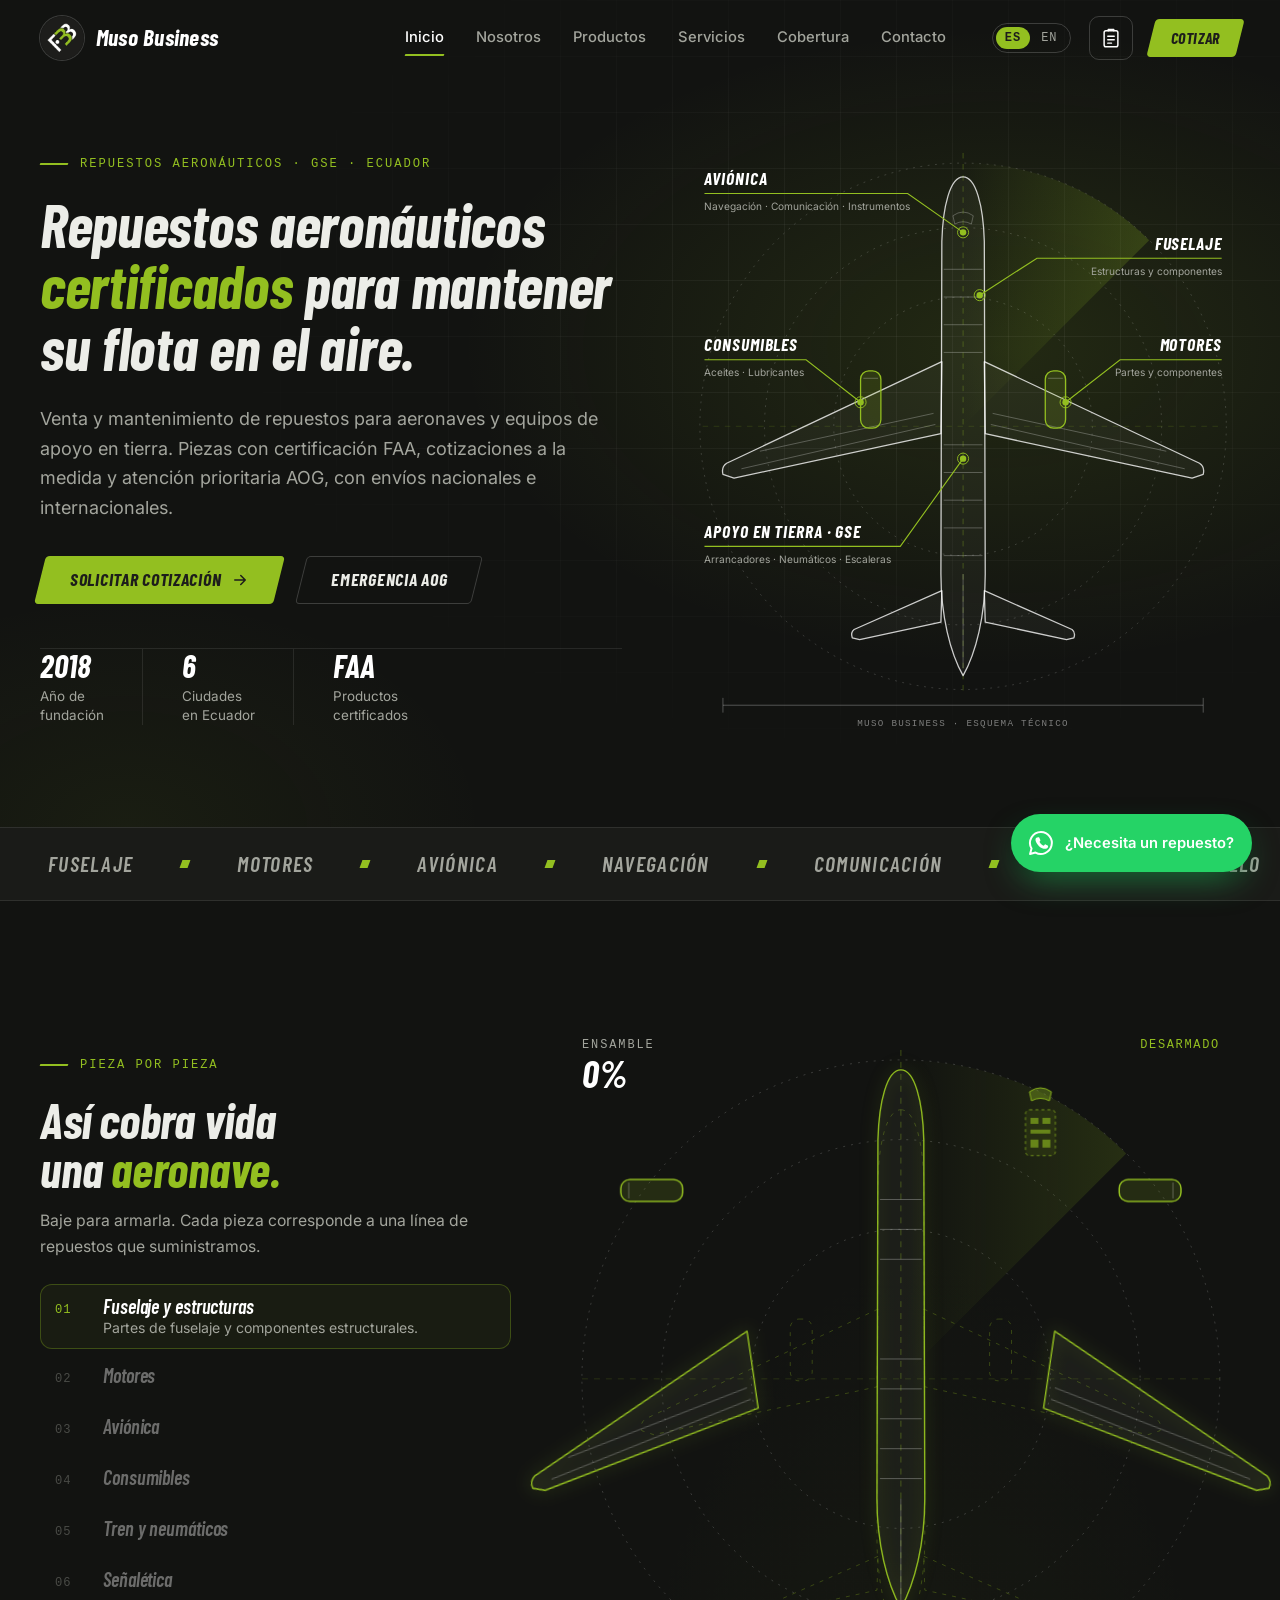
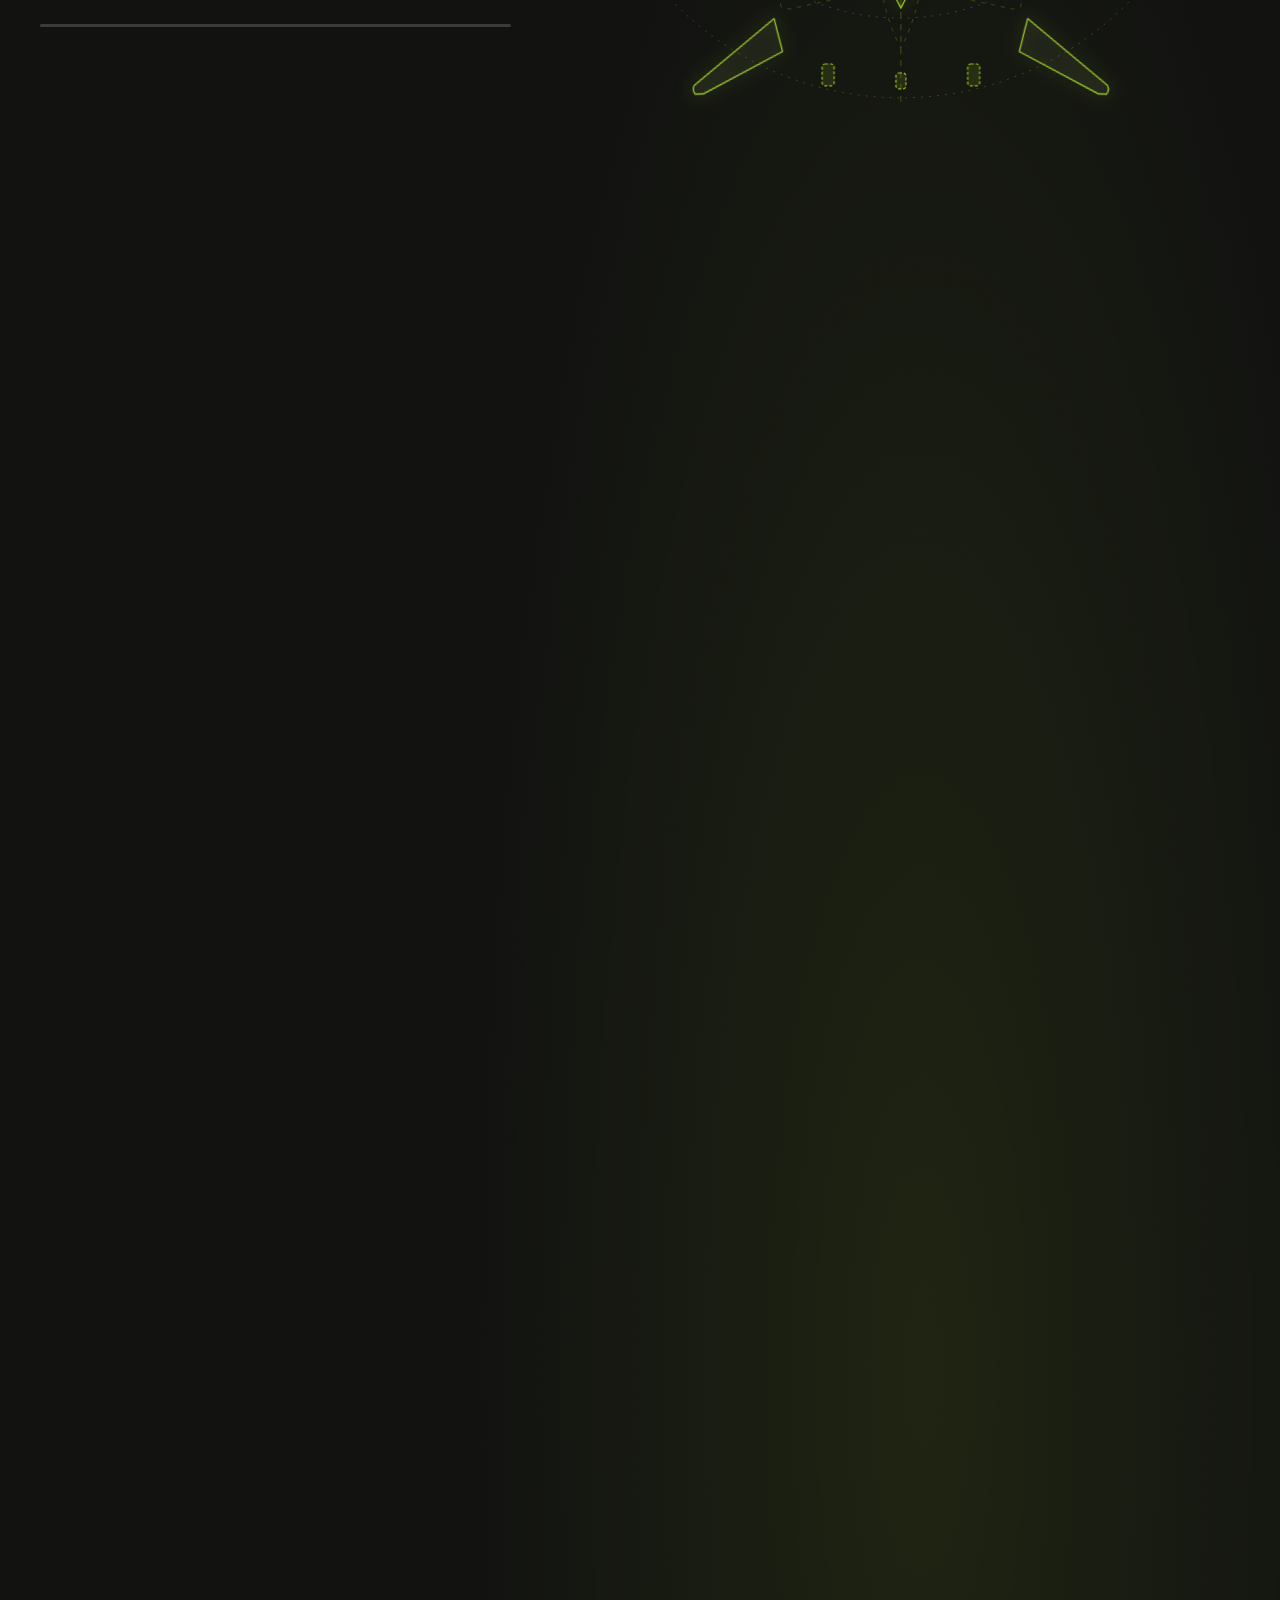
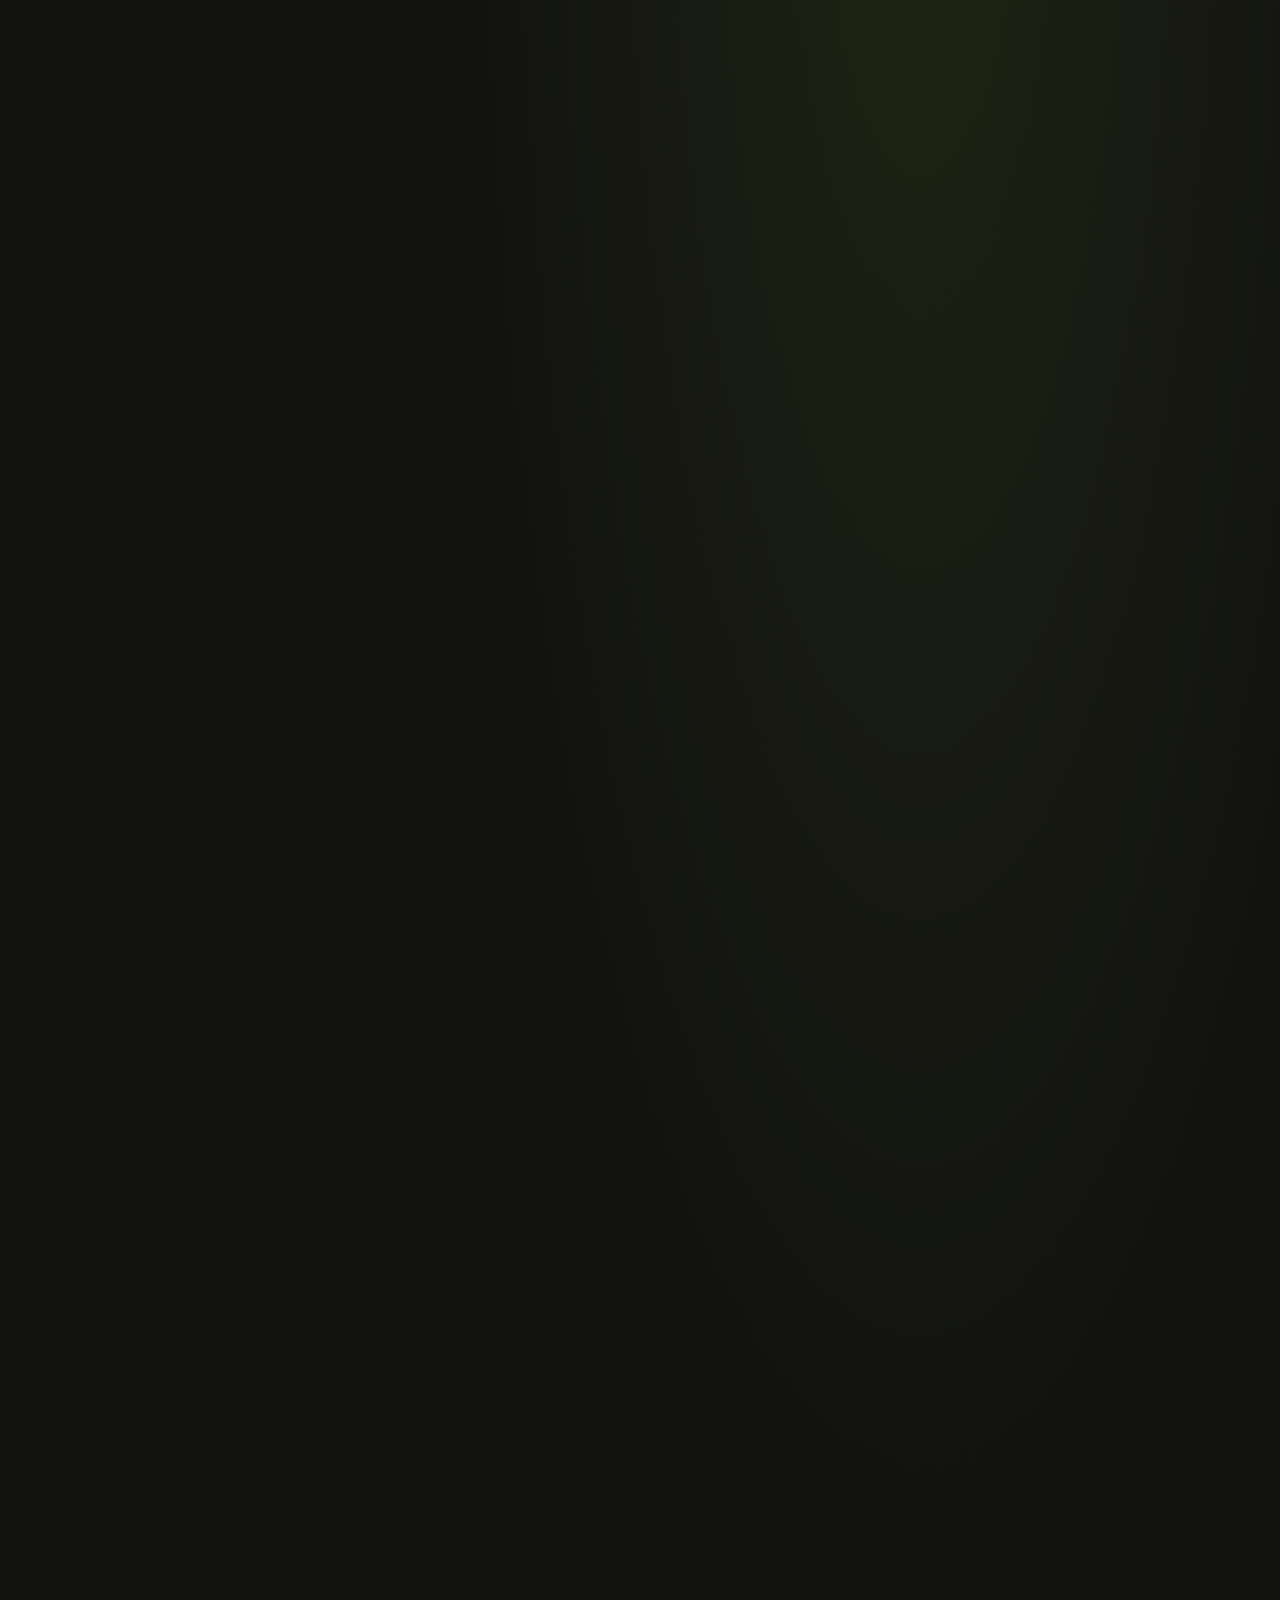
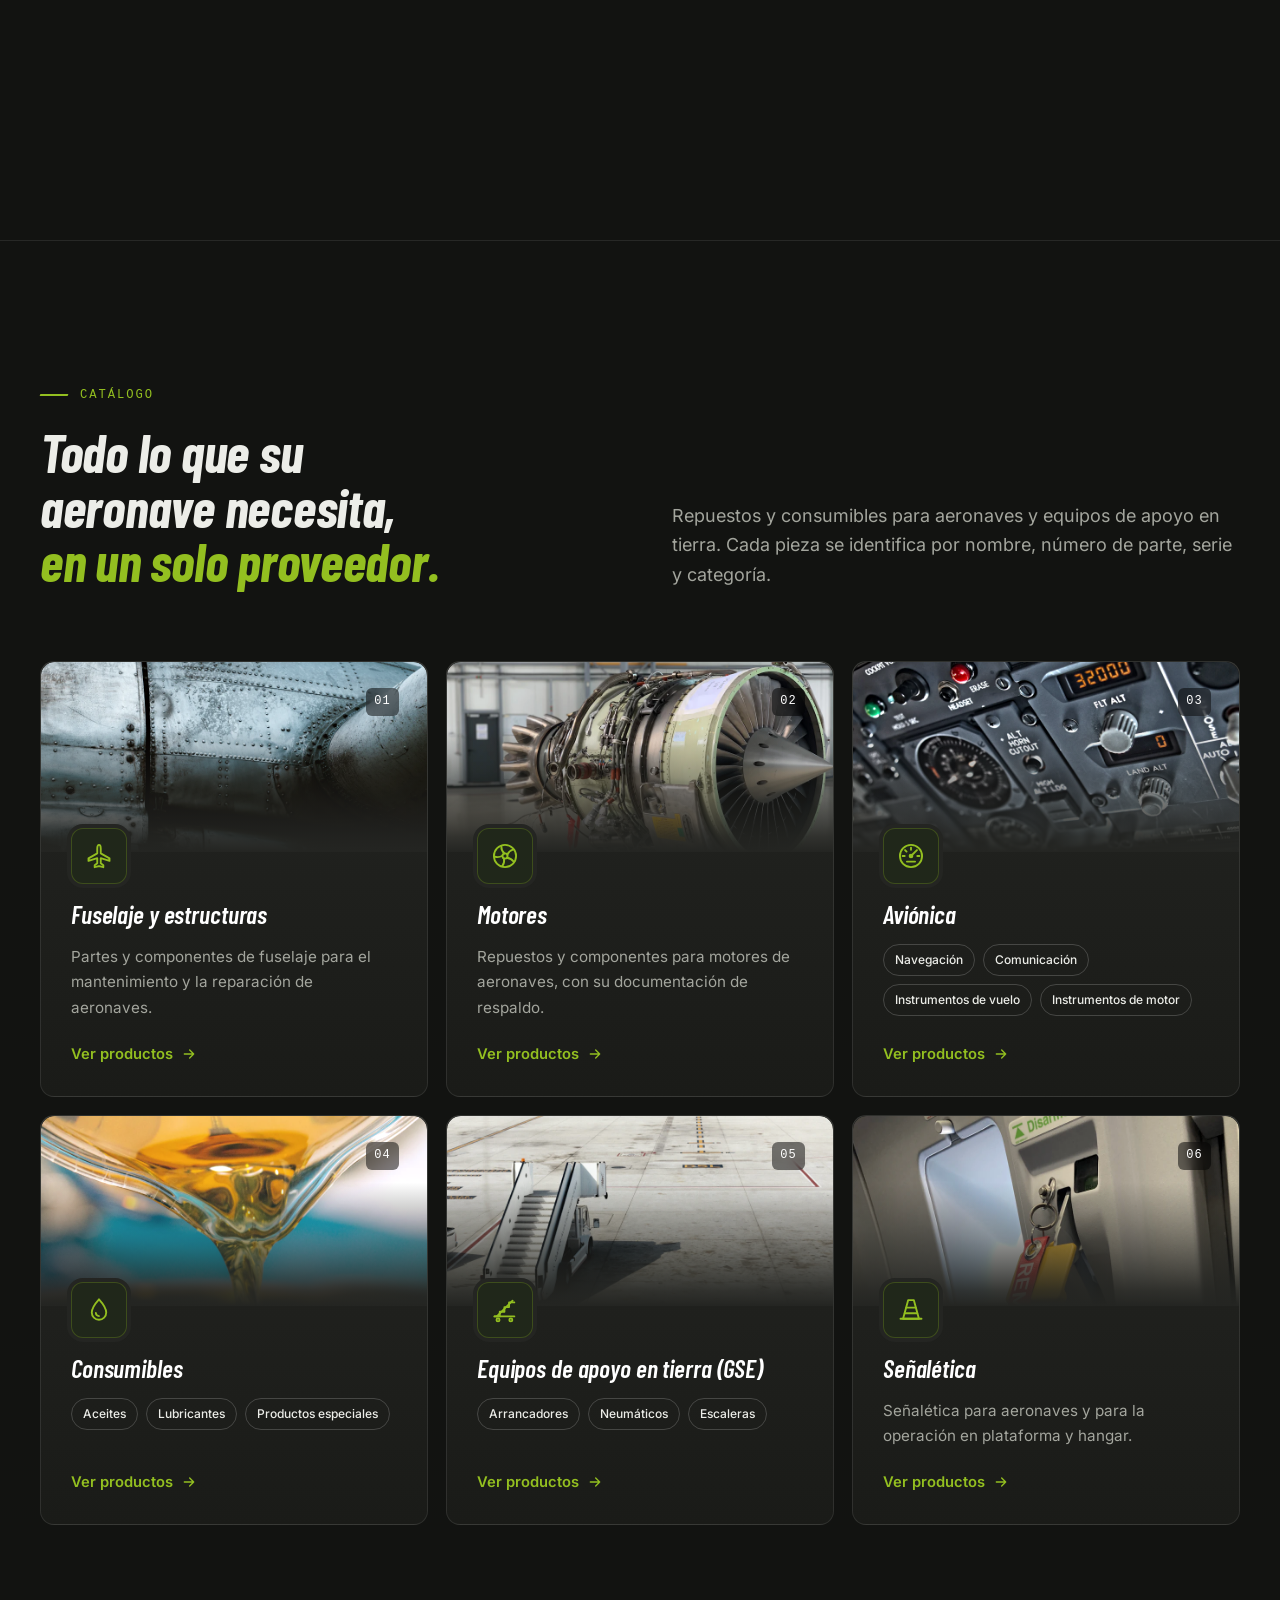
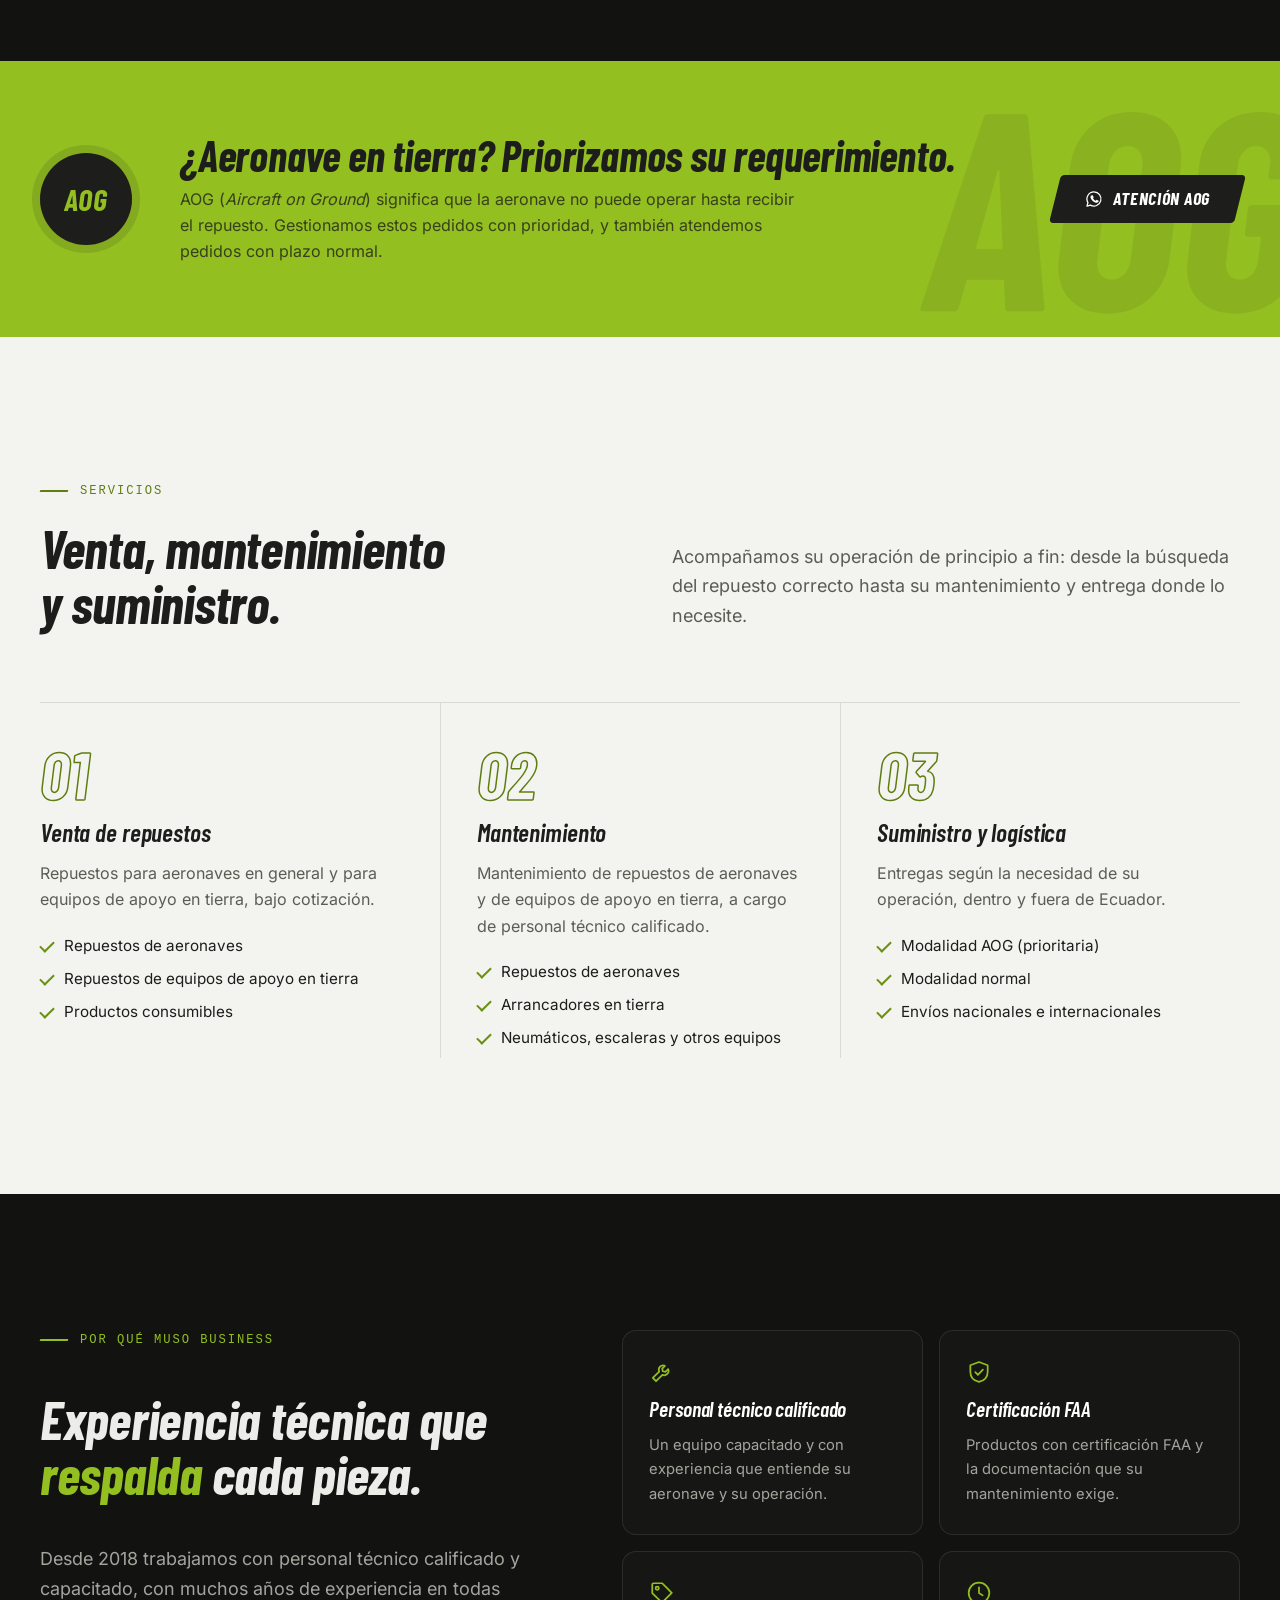
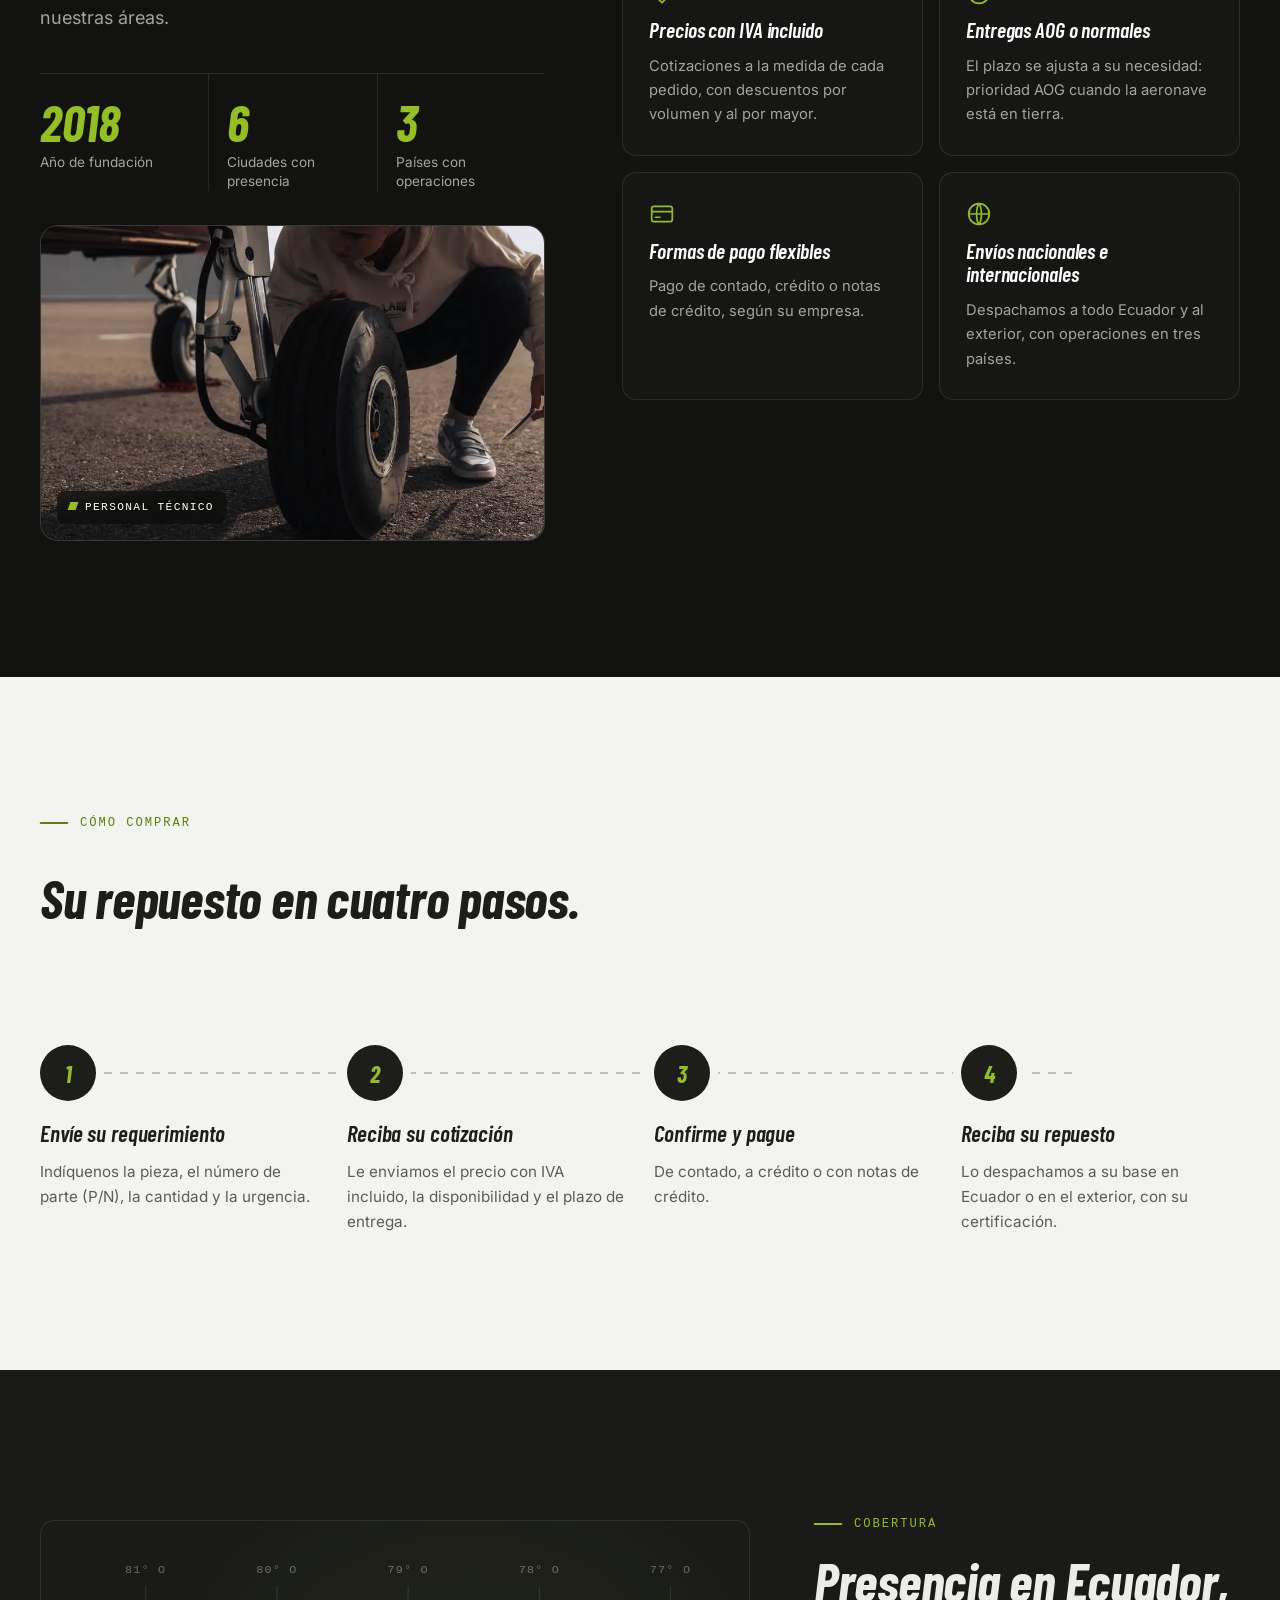
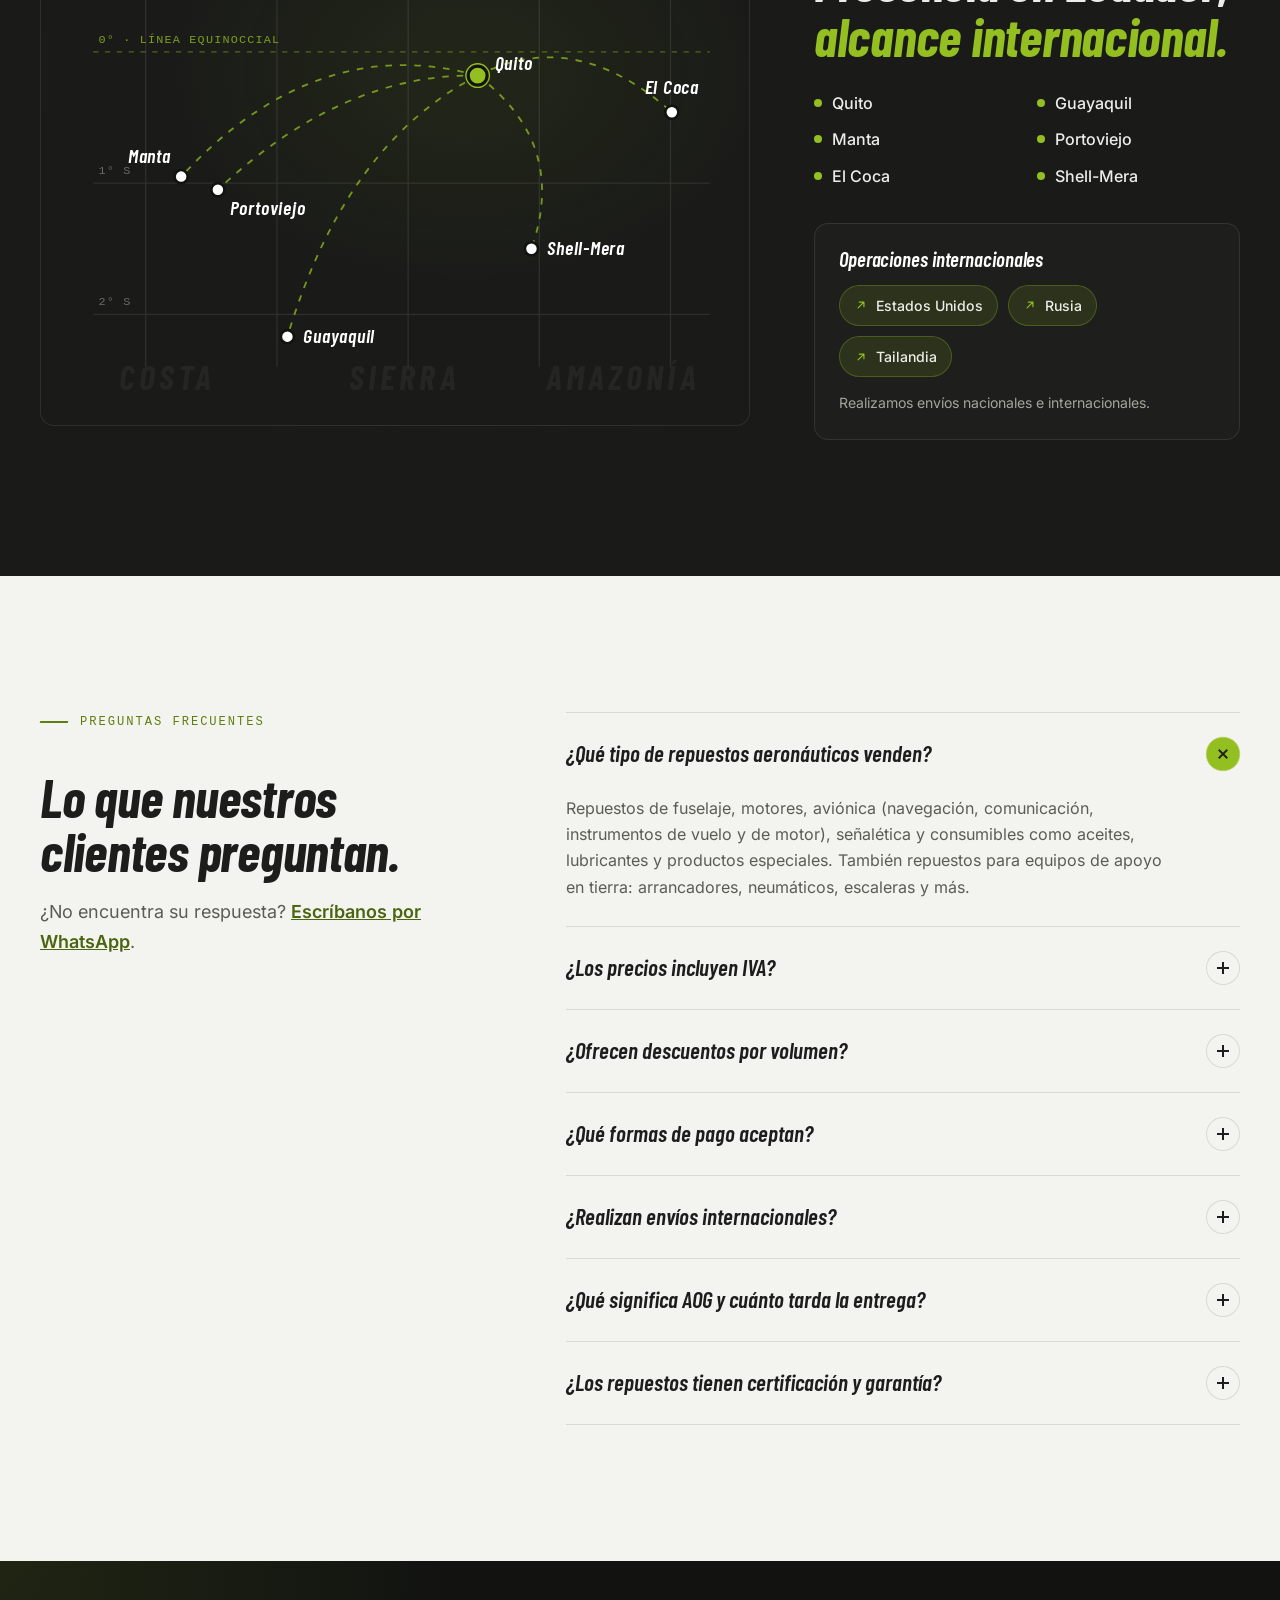
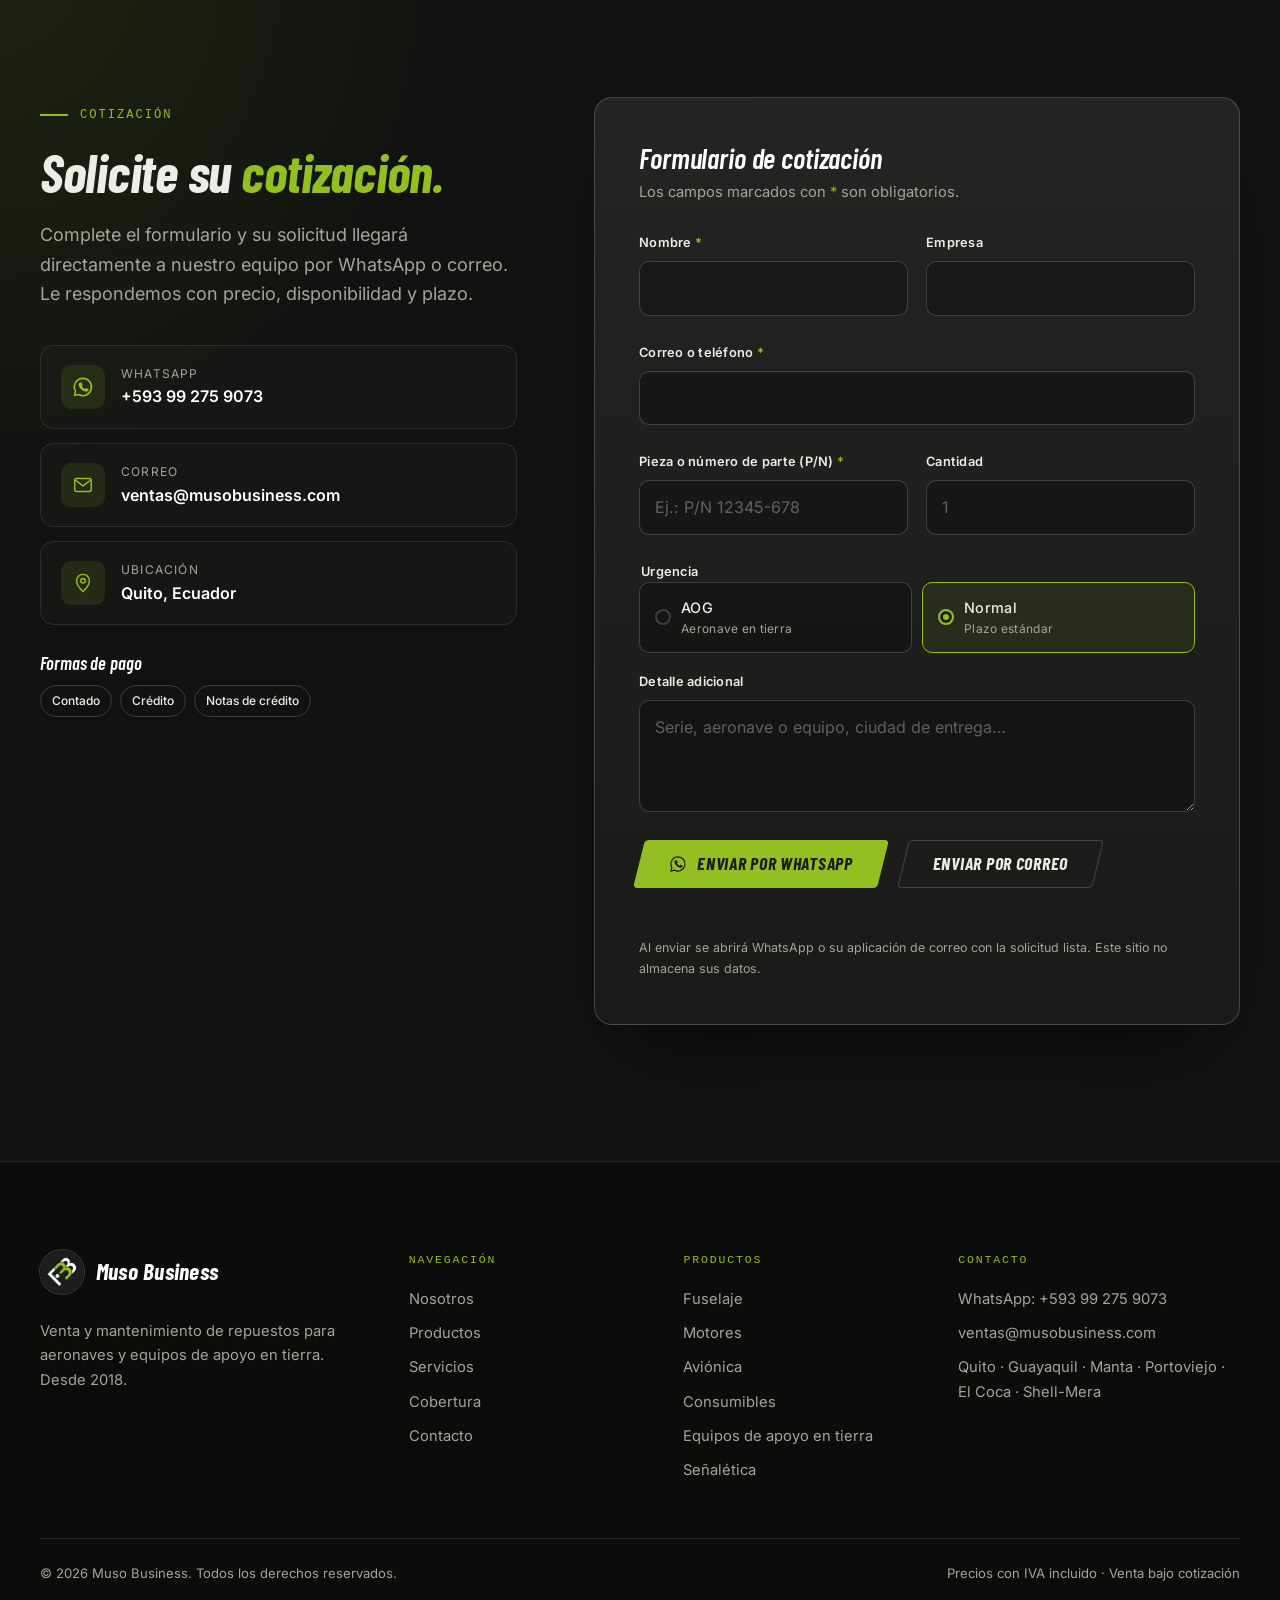
<file: index.html>
<!DOCTYPE html>
<html lang="es">
<head>
  <meta charset="utf-8">
  <meta name="viewport" content="width=device-width, initial-scale=1">
  <script>document.documentElement.classList.add('js');</script>

  <!-- SEO -->
  <title>Muso Business | Repuestos aeronáuticos y GSE en Ecuador</title>
  <meta name="description" content="Venta y mantenimiento de repuestos aeronáuticos y equipos de apoyo en tierra (GSE) en Ecuador. Certificación FAA, atención AOG y envíos internacionales.">
  <meta name="robots" content="index, follow, max-image-preview:large">
  <meta name="author" content="Muso Business">
  <meta name="theme-color" content="#1D1D1B">
  <link rel="canonical" href="https://www.musobusiness.com/">
  <link rel="alternate" hreflang="es" href="https://www.musobusiness.com/">
  <link rel="alternate" hreflang="en" href="https://www.musobusiness.com/en/">
  <link rel="alternate" hreflang="x-default" href="https://www.musobusiness.com/">

  <!-- Open Graph / redes sociales -->
  <meta property="og:type" content="website">
  <meta property="og:site_name" content="Muso Business">
  <meta property="og:locale" content="es_EC">
  <meta property="og:locale:alternate" content="en_US">
  <meta property="og:url" content="https://www.musobusiness.com/">
  <meta property="og:title" content="Muso Business | Repuestos aeronáuticos y GSE en Ecuador">
  <meta property="og:description" content="Repuestos para aeronaves y equipos de apoyo en tierra, con certificación FAA, atención AOG y envíos nacionales e internacionales.">
  <meta property="og:image" content="https://www.musobusiness.com/assets/img/og-muso.jpg">
  <meta property="og:image:width" content="1200">
  <meta property="og:image:height" content="630">
  <meta property="og:image:alt" content="Muso Business — Repuestos aeronáuticos en Ecuador">
  <meta name="twitter:card" content="summary_large_image">

  <!-- Iconos -->
  <link rel="icon" href="assets/img/favicon.ico" sizes="any">
  <link rel="icon" type="image/png" href="assets/img/favicon-48.png" sizes="48x48">
  <link rel="apple-touch-icon" href="assets/img/apple-touch-icon.png">

  <!-- Fuentes y estilos -->
  <link rel="preload" href="assets/fonts/barlow-condensed-latin-700-italic.woff2" as="font" type="font/woff2" crossorigin>
  <link rel="preload" href="assets/fonts/inter-latin-wght-normal.woff2" as="font" type="font/woff2" crossorigin>
  <link rel="stylesheet" href="assets/css/styles.css">

  <!-- Datos estructurados (Schema.org) -->
  <script type="application/ld+json">
{
    "@context": "https://schema.org",
    "@graph": [
      {
        "@type": "Organization",
        "@id": "https://www.musobusiness.com/#organization",
        "name": "Muso Business",
        "url": "https://www.musobusiness.com/",
        "logo": "https://www.musobusiness.com/assets/img/logo-muso.png",
        "image": "https://www.musobusiness.com/assets/img/og-muso.jpg",
        "foundingDate": "2018",
        "description": "Venta y mantenimiento de repuestos para aeronaves y equipos de apoyo en tierra (GSE) en Ecuador, con certificación FAA, atención AOG y envíos nacionales e internacionales.",
        "telephone": "+593992759073",
        "email": "ventas@musobusiness.com",
        "address": { "@type": "PostalAddress", "addressLocality": "Quito", "addressCountry": "EC" },
        "areaServed": [
          { "@type": "Country", "name": "Ecuador" },
          { "@type": "Country", "name": "United States" },
          { "@type": "Country", "name": "Russia" },
          { "@type": "Country", "name": "Thailand" }
        ],
        "contactPoint": [{
          "@type": "ContactPoint",
          "telephone": "+593992759073",
          "contactType": "sales",
          "availableLanguage": ["Spanish", "English"]
        }],
        "knowsAbout": ["Repuestos aeronáuticos", "Aviónica", "Motores de aeronaves", "Equipos de apoyo en tierra", "GSE", "Mantenimiento aeronáutico", "AOG"],
        "hasOfferCatalog": {
          "@type": "OfferCatalog",
          "name": "Repuestos aeronáuticos y GSE",
          "itemListElement": [
            { "@type": "OfferCatalog", "name": "Fuselaje y estructuras" },
            { "@type": "OfferCatalog", "name": "Motores" },
            { "@type": "OfferCatalog", "name": "Aviónica: navegación, comunicación, instrumentos de vuelo y de motor" },
            { "@type": "OfferCatalog", "name": "Consumibles: aceites, lubricantes y productos especiales" },
            { "@type": "OfferCatalog", "name": "Equipos de apoyo en tierra (GSE): arrancadores, neumáticos, escaleras" },
            { "@type": "OfferCatalog", "name": "Señalética" }
          ]
        }
      },
      {
        "@type": "WebSite",
        "@id": "https://www.musobusiness.com/#website",
        "url": "https://www.musobusiness.com/",
        "name": "Muso Business",
        "inLanguage": "es",
        "publisher": { "@id": "https://www.musobusiness.com/#organization" }
      },
      {
        "@type": "FAQPage",
        "mainEntity": [
          { "@type": "Question", "name": "¿Qué tipo de repuestos aeronáuticos venden?",
            "acceptedAnswer": { "@type": "Answer", "text": "Repuestos de fuselaje, motores, aviónica (navegación, comunicación, instrumentos de vuelo y de motor), señalética y consumibles como aceites, lubricantes y productos especiales. También repuestos para equipos de apoyo en tierra: arrancadores, neumáticos, escaleras y más." } },
          { "@type": "Question", "name": "¿Los precios incluyen IVA?",
            "acceptedAnswer": { "@type": "Answer", "text": "Sí. Todos nuestros precios incluyen IVA. Trabajamos bajo cotización porque el precio varía según el tipo de elemento." } },
          { "@type": "Question", "name": "¿Ofrecen descuentos por volumen?",
            "acceptedAnswer": { "@type": "Answer", "text": "Sí, ofrecemos descuentos por volumen y compras al por mayor. Indíquenos las cantidades al solicitar su cotización." } },
          { "@type": "Question", "name": "¿Qué formas de pago aceptan?",
            "acceptedAnswer": { "@type": "Answer", "text": "Aceptamos pago de contado, crédito y notas de crédito." } },
          { "@type": "Question", "name": "¿Realizan envíos internacionales?",
            "acceptedAnswer": { "@type": "Answer", "text": "Sí, realizamos envíos nacionales e internacionales. Tenemos presencia en Quito, Guayaquil, Manta, Portoviejo, El Coca y Shell-Mera, y operaciones con Estados Unidos, Rusia y Tailandia." } },
          { "@type": "Question", "name": "¿Qué significa AOG y cuánto tarda la entrega?",
            "acceptedAnswer": { "@type": "Answer", "text": "AOG (Aircraft on Ground) indica que una aeronave no puede operar hasta recibir un repuesto. El tiempo de entrega depende de la necesidad del cliente: atendemos pedidos AOG con prioridad y pedidos con plazo normal." } },
          { "@type": "Question", "name": "¿Los repuestos tienen certificación y garantía?",
            "acceptedAnswer": { "@type": "Answer", "text": "Nuestros productos cuentan con certificación FAA. La garantía depende de cada producto y se especifica en la cotización." } }
        ]
      }
    ]
  }
  </script>
</head>
<body>
  <a class="skip-link" href="#contenido">Saltar al contenido</a>

  <!-- Iconos SVG reutilizables -->
  <svg width="0" height="0" style="position:absolute" aria-hidden="true" focusable="false">
    <defs>
      <symbol id="i-arrow" viewBox="0 0 24 24" fill="none" stroke="currentColor" stroke-width="2" stroke-linecap="round" stroke-linejoin="round"><path d="M5 12h14M13 6l6 6-6 6"/></symbol>
      <symbol id="i-plane" viewBox="0 0 24 24" fill="none" stroke="currentColor" stroke-width="1.6" stroke-linejoin="round"><path d="M12 2.5c.9 0 1.5 1.2 1.5 3v4.2l7.5 4.3v2.2l-7.5-2.3v4.4l2.2 1.7v1.6L12 20.6l-3.7 1v-1.6l2.2-1.7v-4.4L3 16.2V14l7.5-4.3V5.5c0-1.8.6-3 1.5-3z"/></symbol>
      <symbol id="i-engine" viewBox="0 0 24 24" fill="none" stroke="currentColor" stroke-width="1.6" stroke-linecap="round"><circle cx="12" cy="12" r="9.5"/><circle cx="12" cy="12" r="2.2"/><path d="M13.9 10.9c1.2-2.4 2.9-3.9 4.9-4.4"/><path d="M13.9 10.9c1.2-2.4 2.9-3.9 4.9-4.4" transform="rotate(72 12 12)"/><path d="M13.9 10.9c1.2-2.4 2.9-3.9 4.9-4.4" transform="rotate(144 12 12)"/><path d="M13.9 10.9c1.2-2.4 2.9-3.9 4.9-4.4" transform="rotate(216 12 12)"/><path d="M13.9 10.9c1.2-2.4 2.9-3.9 4.9-4.4" transform="rotate(288 12 12)"/></symbol>
      <symbol id="i-gauge" viewBox="0 0 24 24" fill="none" stroke="currentColor" stroke-width="1.6" stroke-linecap="round"><circle cx="12" cy="12" r="9.5"/><path d="M12 12l4.2-4.2M12 4.8v1.8M19.2 12h-1.8M4.8 12h1.8M6.9 6.9l1.3 1.3M17.1 6.9l-1.3 1.3"/><circle cx="12" cy="12" r="1.2" fill="currentColor"/><path d="M8.5 16.8h7"/></symbol>
      <symbol id="i-drop" viewBox="0 0 24 24" fill="none" stroke="currentColor" stroke-width="1.6" stroke-linecap="round" stroke-linejoin="round"><path d="M12 2.8s-6.2 6.8-6.2 11.4a6.2 6.2 0 0 0 12.4 0C18.2 9.6 12 2.8 12 2.8z"/><path d="M9.3 14.6a2.8 2.8 0 0 0 2.7 2.6"/></symbol>
      <symbol id="i-stairs" viewBox="0 0 24 24" fill="none" stroke="currentColor" stroke-width="1.6" stroke-linecap="round" stroke-linejoin="round"><path d="M3 17.5h4.5v-4h4v-4h4v-4H20"/><path d="M5 17.5 18.5 4"/><circle cx="6" cy="20.5" r="1.3"/><circle cx="17" cy="20.5" r="1.3"/><path d="M3 17.5h17"/></symbol>
      <symbol id="i-cone" viewBox="0 0 24 24" fill="none" stroke="currentColor" stroke-width="1.6" stroke-linecap="round" stroke-linejoin="round"><path d="M9.6 3.5h4.8l4.4 16H5.2z"/><path d="M7.9 10h8.2M6.6 14.8h10.8M3 19.5h18"/></symbol>
      <symbol id="i-shield" viewBox="0 0 24 24" fill="none" stroke="currentColor" stroke-width="1.6" stroke-linecap="round" stroke-linejoin="round"><path d="M12 2.8l8 3v6c0 5-3.4 8.3-8 9.4-4.6-1.1-8-4.4-8-9.4v-6z"/><path d="M8.6 12.2l2.4 2.4 4.6-4.8"/></symbol>
      <symbol id="i-wrench" viewBox="0 0 24 24" fill="none" stroke="currentColor" stroke-width="1.6" stroke-linecap="round" stroke-linejoin="round"><path d="M14.7 6.3a4 4 0 0 0-5.3 5.3L3.5 17.5l3 3 5.9-5.9a4 4 0 0 0 5.3-5.3l-2.5 2.5-2.5-.5-.5-2.5z"/></symbol>
      <symbol id="i-tag" viewBox="0 0 24 24" fill="none" stroke="currentColor" stroke-width="1.6" stroke-linecap="round" stroke-linejoin="round"><path d="M3 12.2V4a1 1 0 0 1 1-1h8.2l8.8 8.8-9 9z"/><circle cx="7.6" cy="7.6" r="1.5"/></symbol>
      <symbol id="i-clock" viewBox="0 0 24 24" fill="none" stroke="currentColor" stroke-width="1.6" stroke-linecap="round"><circle cx="12" cy="12" r="9.5"/><path d="M12 6.8V12l3.4 2.2"/></symbol>
      <symbol id="i-card" viewBox="0 0 24 24" fill="none" stroke="currentColor" stroke-width="1.6" stroke-linecap="round"><rect x="2.5" y="5" width="19" height="14" rx="2"/><path d="M2.5 9.8h19M6 15h4"/></symbol>
      <symbol id="i-globe" viewBox="0 0 24 24" fill="none" stroke="currentColor" stroke-width="1.6"><circle cx="12" cy="12" r="9.5"/><path d="M2.5 12h19M12 2.5c2.9 3.2 2.9 15.8 0 19M12 2.5c-2.9 3.2-2.9 15.8 0 19"/></symbol>
      <symbol id="i-mail" viewBox="0 0 24 24" fill="none" stroke="currentColor" stroke-width="1.6" stroke-linejoin="round"><rect x="3" y="5" width="18" height="14" rx="2"/><path d="M3.6 6.5 12 13l8.4-6.5"/></symbol>
      <symbol id="i-pin" viewBox="0 0 24 24" fill="none" stroke="currentColor" stroke-width="1.6"><path d="M12 21.2s-7-6.2-7-11.6a7 7 0 0 1 14 0c0 5.4-7 11.6-7 11.6z"/><circle cx="12" cy="9.6" r="2.5"/></symbol>
      <symbol id="i-up-right" viewBox="0 0 24 24" fill="none" stroke="currentColor" stroke-width="2" stroke-linecap="round" stroke-linejoin="round"><path d="M7 17 17 7M9 7h8v8"/></symbol>
      <symbol id="i-wa" viewBox="0 0 24 24"><path fill="none" stroke="currentColor" stroke-width="1.7" stroke-linejoin="round" d="M12 2.6a9.4 9.4 0 0 0-8.1 14.2L2.6 21.4l4.7-1.2A9.4 9.4 0 1 0 12 2.6z"/><path fill="currentColor" d="M8.7 7.4c.2-.4.4-.4.7-.4h.6c.2 0 .4 0 .6.5l.8 1.9c.1.2.1.4 0 .6l-.5.7c-.1.2-.2.3 0 .6.4.7 1 1.4 1.6 1.9.7.6 1.3.8 1.6 1 .2.1.4.1.5-.1l.7-.8c.2-.2.4-.2.6-.1l1.8.9c.2.1.4.2.4.4 0 .3 0 1-.4 1.5-.4.5-1.3 1-2 1-1.4.1-3.6-.6-5.4-2.3-1.8-1.7-2.8-3.6-3-5-.1-.9.3-1.7.5-2.1z"/></symbol>
      <symbol id="i-list" viewBox="0 0 24 24" fill="none" stroke="currentColor" stroke-width="1.6" stroke-linecap="round" stroke-linejoin="round"><rect x="4.5" y="4" width="15" height="17.5" rx="2"/><path d="M9 4V2.8h6V4M8.5 10h7M8.5 13.8h7M8.5 17.6h4"/></symbol>
      <symbol id="i-close" viewBox="0 0 24 24" fill="none" stroke="currentColor" stroke-width="2" stroke-linecap="round"><path d="M6 6l12 12M18 6 6 18"/></symbol>
      <symbol id="i-search" viewBox="0 0 24 24" fill="none" stroke="currentColor" stroke-width="1.8" stroke-linecap="round"><circle cx="11" cy="11" r="7"/><path d="M20.5 20.5l-4.6-4.6"/></symbol>
      <symbol id="i-minus" viewBox="0 0 24 24" fill="none" stroke="currentColor" stroke-width="2" stroke-linecap="round"><path d="M5 12h14"/></symbol>
      <symbol id="i-plus" viewBox="0 0 24 24" fill="none" stroke="currentColor" stroke-width="2" stroke-linecap="round"><path d="M12 5v14M5 12h14"/></symbol>
      <symbol id="i-trash" viewBox="0 0 24 24" fill="none" stroke="currentColor" stroke-width="1.6" stroke-linecap="round" stroke-linejoin="round"><path d="M4 7h16M10 11v6M14 11v6M6 7l1 13h10l1-13M9 7V4h6v3"/></symbol>
      <symbol id="i-check" viewBox="0 0 24 24" fill="none" stroke="currentColor" stroke-width="2.2" stroke-linecap="round" stroke-linejoin="round"><path d="M5 12.5l4.5 4.5L19 7.5"/></symbol>
      <symbol id="i-info" viewBox="0 0 24 24" fill="none" stroke="currentColor" stroke-width="1.7" stroke-linecap="round"><circle cx="12" cy="12" r="9.5"/><path d="M12 11v5.5M12 7.6v.4"/></symbol>
    </defs>
  </svg>

  <header class="site-header">
    <div class="container header-inner">
      <a class="brand" href="./" aria-label="Muso Business — Inicio">
        <img src="assets/img/logo-muso.webp" width="44" height="44" alt="" fetchpriority="high">
        <span class="brand-name">Muso Business</span>
      </a>

      <nav class="main-nav" id="main-nav" aria-label="Navegación principal">
        <ul class="nav-list" role="list">
          <li><a href="./" aria-current="page">Inicio</a></li>
          <li><a href="nosotros.html">Nosotros</a></li>
          <li><a href="productos.html">Productos</a></li>
          <li><a href="servicios.html">Servicios</a></li>
          <li><a href="cobertura.html">Cobertura</a></li>
          <li><a href="contacto.html">Contacto</a></li>
        </ul>
        <div class="lang-switch" aria-label="Idioma">
          <span aria-current="true" lang="es">ES</span>
          <a href="en/" hreflang="en" lang="en">EN</a>
        </div>
        <a class="btn nav-cta" href="#cotizar">Solicitar cotización</a>
      </nav>

      <div class="header-actions">
        <div class="lang-switch" aria-label="Idioma">
          <span aria-current="true" lang="es">ES</span>
          <a href="en/" hreflang="en" lang="en">EN</a>
        </div>
        <button class="quote-btn" type="button" data-quote-open aria-label="Abrir lista de cotización" aria-controls="quote-drawer">
          <svg aria-hidden="true"><use href="#i-list"/></svg>
          <span class="quote-count" data-quote-count>0</span>
        </button>
        <a class="btn btn--sm" href="#cotizar">Cotizar</a>
        <button class="nav-toggle" type="button" aria-expanded="false" aria-controls="main-nav" aria-label="Abrir menú">
          <span></span><span></span><span></span>
        </button>
      </div>
    </div>
  </header>

  <main id="contenido">
<!-- ===================== HERO ===================== -->
    <section class="hero" aria-labelledby="hero-title">
      <div class="container hero-grid">
        <div class="hero-copy">
          <p class="eyebrow" data-reveal>Repuestos aeronáuticos · GSE · Ecuador</p>
          <h1 id="hero-title" data-reveal data-delay="1">Repuestos aeronáuticos <span class="accent">certificados</span> para mantener su flota en el aire.</h1>
          <p class="lead" data-reveal data-delay="2">Venta y mantenimiento de repuestos para aeronaves y equipos de apoyo en tierra. Piezas con certificación FAA, cotizaciones a la medida y atención prioritaria AOG, con envíos nacionales e internacionales.</p>
          <div class="hero-ctas" data-reveal data-delay="3">
            <a class="btn" href="#cotizar">Solicitar cotización <svg aria-hidden="true"><use href="#i-arrow"/></svg></a>
            <a class="btn btn--ghost" href="https://wa.me/593992759073" data-wa="aog">Emergencia AOG</a>
          </div>
          <ul class="hero-facts" role="list" data-reveal data-delay="4">
            <li><strong>2018</strong><span>Año de<br>fundación</span></li>
            <li><strong>6</strong><span>Ciudades<br>en Ecuador</span></li>
            <li><strong>FAA</strong><span>Productos<br>certificados</span></li>
          </ul>
        </div>

        <!-- Esquema técnico interactivo -->
        <div class="blueprint" data-reveal data-delay="2">
          <svg viewBox="0 0 600 640" aria-labelledby="bp-title bp-desc">
            <title id="bp-title">Esquema técnico de una aeronave</title>
            <desc id="bp-desc">Vista superior de una aeronave con las categorías de repuestos que ofrece Muso Business: aviónica, fuselaje, motores, consumibles y equipos de apoyo en tierra.</desc>
            <defs>
              <linearGradient id="sweepGrad" x1="0" y1="0" x2="1" y2="0">
                <stop offset="0" stop-color="#93BF20" stop-opacity="0"/>
                <stop offset="1" stop-color="#93BF20" stop-opacity=".22"/>
              </linearGradient>
            </defs>

            <!-- radar -->
            <circle class="bp-ring" cx="300" cy="310" r="140"/>
            <circle class="bp-ring" cx="300" cy="310" r="215"/>
            <circle class="bp-ring" cx="300" cy="310" r="285"/>
            <path class="bp-sweep" d="M300 310 L300 25 A285 285 0 0 1 501.5 108.5 Z" fill="url(#sweepGrad)"/>
            <line class="bp-axis" x1="300" y1="14" x2="300" y2="600"/>
            <line class="bp-axis" x1="18" y1="310" x2="582" y2="310" opacity=".5"/>

            <!-- aeronave (vista superior) -->
            <g>
              <path class="bp-body" d="M323 240 L556 350 Q562 354 560 362 L548 366 L324 318 Z"/>
              <path class="bp-body" d="M277 240 L44 350 Q38 354 40 362 L52 366 L276 318 Z"/>
              <path class="bp-body" d="M323 488 L418 530 Q422 533 420 539 L412 541 L324 522 Z"/>
              <path class="bp-body" d="M277 488 L182 530 Q178 533 180 539 L188 541 L276 522 Z"/>
              <path class="bp-body" d="M300 40 C314 40 322 72 323 110 L324 470 C324 515 314 555 300 580 C286 555 276 515 276 470 L277 110 C278 72 286 40 300 40 Z"/>
              <path class="bp-detail" d="M330 308 L540 356 M270 308 L60 356 M332 296 L520 337 M268 296 L80 337"/>
              <path class="bp-detail" d="M279 140h42M279 170h42M279 200h42M279 230h42M279 330h42M279 360h42M279 390h42M279 420h42M279 450h42"/>
              <path class="bp-detail" d="M300 470 V572" stroke-width="2"/>
              <path class="bp-detail" d="M289 82 Q300 74 311 82 L309 91 Q300 86 291 91 Z" fill="rgba(147,191,32,.35)" stroke="rgba(147,191,32,.8)"/>
              <rect class="bp-engine" x="389" y="250" width="22" height="62" rx="9"/>
              <rect class="bp-engine" x="189" y="250" width="22" height="62" rx="9"/>
              <path class="bp-detail" d="M392 258h16M192 258h16" stroke="#93BF20"/>
            </g>

            <!-- cotas -->
            <g class="bp-dim">
              <path d="M40 612 H560 M40 604 V620 M560 604 V620"/>
            </g>
            <text class="bp-dim-text" x="300" y="634" text-anchor="middle">MUSO BUSINESS · ESQUEMA TÉCNICO</text>

            <!-- llamadas a categorías -->
            <g class="callouts">
              <a class="callout" href="productos.html#avionica">
                <path class="co-line" d="M300 100 L240 58 L20 58"/>
                <circle class="co-pulse" cx="300" cy="100" r="6"/>
                <circle class="co-dot" cx="300" cy="100" r="3.5"/>
                <text class="co-title" x="20" y="49">AVIÓNICA</text>
                <text class="co-sub" x="20" y="76">Navegación · Comunicación · Instrumentos</text>
              </a>
              <a class="callout" href="productos.html#fuselaje">
                <path class="co-line" d="M318 168 L380 128 L580 128"/>
                <circle class="co-pulse" cx="318" cy="168" r="6"/>
                <circle class="co-dot" cx="318" cy="168" r="3.5"/>
                <text class="co-title" x="580" y="119" text-anchor="end">FUSELAJE</text>
                <text class="co-sub" x="580" y="146" text-anchor="end">Estructuras y componentes</text>
              </a>
              <a class="callout" href="productos.html#motores">
                <path class="co-line" d="M411 284 L470 238 L580 238"/>
                <circle class="co-pulse" cx="411" cy="284" r="6"/>
                <circle class="co-dot" cx="411" cy="284" r="3.5"/>
                <text class="co-title" x="580" y="229" text-anchor="end">MOTORES</text>
                <text class="co-sub" x="580" y="256" text-anchor="end">Partes y componentes</text>
              </a>
              <a class="callout" href="productos.html#consumibles">
                <path class="co-line" d="M189 284 L130 238 L20 238"/>
                <circle class="co-pulse" cx="189" cy="284" r="6"/>
                <circle class="co-dot" cx="189" cy="284" r="3.5"/>
                <text class="co-title" x="20" y="229">CONSUMIBLES</text>
                <text class="co-sub" x="20" y="256">Aceites · Lubricantes</text>
              </a>
              <a class="callout" href="productos.html#gse">
                <path class="co-line" d="M300 345 L232 440 L20 440"/>
                <circle class="co-pulse" cx="300" cy="345" r="6"/>
                <circle class="co-dot" cx="300" cy="345" r="3.5"/>
                <text class="co-title" x="20" y="431">APOYO EN TIERRA · GSE</text>
                <text class="co-sub" x="20" y="458">Arrancadores · Neumáticos · Escaleras</text>
              </a>
            </g>
          </svg>
        </div>
      </div>
    </section>

    <!-- ===================== TICKER ===================== -->
    <div class="ticker" aria-hidden="true">
      <div class="ticker-track">
        <span>Fuselaje</span><span>Motores</span><span>Aviónica</span><span>Navegación</span><span>Comunicación</span><span>Instrumentos de vuelo</span><span>Instrumentos de motor</span><span>Consumibles</span><span>Lubricantes</span><span>GSE</span><span>Arrancadores</span><span>Neumáticos</span><span>Escaleras</span><span>Señalética</span>
        <span>Fuselaje</span><span>Motores</span><span>Aviónica</span><span>Navegación</span><span>Comunicación</span><span>Instrumentos de vuelo</span><span>Instrumentos de motor</span><span>Consumibles</span><span>Lubricantes</span><span>GSE</span><span>Arrancadores</span><span>Neumáticos</span><span>Escaleras</span><span>Señalética</span>
      </div>
    </div>

    <!-- ===================== ENSAMBLE (animación con el scroll) ===================== -->
    <section class="assembly" id="ensamble" aria-labelledby="asm-title">
      <div class="assembly-sticky">
        <div class="container assembly-grid">
          <div class="asm-copy">
            <p class="eyebrow">Pieza por pieza</p>
            <h2 id="asm-title">Así cobra vida una <span class="accent">aeronave.</span></h2>
            <p class="asm-lead">Baje para armarla. Cada pieza corresponde a una línea de repuestos que suministramos.</p>
            <ol class="asm-steps" role="list">
            <li class="asm-step" data-step="0"><span class="asm-num">01</span><div><h3>Fuselaje y estructuras</h3><p>Partes de fuselaje y componentes estructurales.</p></div></li>
            <li class="asm-step" data-step="1"><span class="asm-num">02</span><div><h3>Motores</h3><p>Repuestos y componentes para motores de aeronaves.</p></div></li>
            <li class="asm-step" data-step="2"><span class="asm-num">03</span><div><h3>Aviónica</h3><p>Navegación, comunicación e instrumentos de vuelo y de motor.</p></div></li>
            <li class="asm-step" data-step="3"><span class="asm-num">04</span><div><h3>Consumibles</h3><p>Aceites, lubricantes y productos especiales.</p></div></li>
            <li class="asm-step" data-step="4"><span class="asm-num">05</span><div><h3>Tren y neumáticos</h3><p>Neumáticos y equipos de apoyo en tierra: arrancadores y escaleras.</p></div></li>
            <li class="asm-step" data-step="5"><span class="asm-num">06</span><div><h3>Señalética</h3><p>Banderolas Remove Before Flight, placas y señalización.</p></div></li>
            </ol>
            <div class="asm-progress" aria-hidden="true"><span></span></div>
            <div class="asm-final">
              <p>Y cuando necesite mantenimiento, la desarmamos pieza por pieza y le conseguimos el repuesto.</p>
              <a class="link-arrow" href="productos.html">Ver catálogo <svg aria-hidden="true"><use href="#i-arrow"/></svg></a>
            </div>
          </div>
          <div class="asm-stage" aria-hidden="true">
          <svg viewBox="-40 -40 680 720">
            <defs>
              <linearGradient id="asmSweep" x1="0" y1="0" x2="1" y2="0">
                <stop offset="0" stop-color="#93BF20" stop-opacity="0"/>
                <stop offset="1" stop-color="#93BF20" stop-opacity=".16"/>
              </linearGradient>
            </defs>
            <!-- retícula -->
            <g class="asm-grid">
              <circle class="bp-ring" cx="300" cy="310" r="150"/>
              <circle class="bp-ring" cx="300" cy="310" r="240"/>
              <circle class="bp-ring" cx="300" cy="310" r="320"/>
              <path class="bp-sweep" d="M300 310 L300 -10 A320 320 0 0 1 526 84 Z" fill="url(#asmSweep)"/>
              <line class="bp-axis" x1="300" y1="-20" x2="300" y2="640"/>
              <line class="bp-axis" x1="-20" y1="310" x2="620" y2="310" opacity=".5"/>
            </g>
            <!-- silueta objetivo (líneas punteadas) -->
            <g class="asm-ghost">
              <path d="M323 240 L556 350 Q562 354 560 362 L548 366 L324 318 Z"/>
              <path d="M277 240 L44 350 Q38 354 40 362 L52 366 L276 318 Z"/>
              <path d="M323 488 L418 530 Q422 533 420 539 L412 541 L324 522 Z"/>
              <path d="M277 488 L182 530 Q178 533 180 539 L188 541 L276 522 Z"/>
              <path d="M300 40 C314 40 322 72 323 110 L324 470 C324 515 314 555 300 580 C286 555 276 515 276 470 L277 110 C278 72 286 40 300 40 Z"/>
              <rect x="389" y="250" width="22" height="62" rx="9"/>
              <rect x="189" y="250" width="22" height="62" rx="9"/>
            </g>
            <!-- piezas -->
            <g class="asm-part" data-part="wingL"><path class="bp-body" d="M277 240 L44 350 Q38 354 40 362 L52 366 L276 318 Z"/><path class="bp-detail" d="M270 308 L60 356 M268 296 L80 337"/></g>
            <g class="asm-part" data-part="wingR"><path class="bp-body" d="M323 240 L556 350 Q562 354 560 362 L548 366 L324 318 Z"/><path class="bp-detail" d="M330 308 L540 356 M332 296 L520 337"/></g>
            <g class="asm-part" data-part="stabL"><path class="bp-body" d="M277 488 L182 530 Q178 533 180 539 L188 541 L276 522 Z"/></g>
            <g class="asm-part" data-part="stabR"><path class="bp-body" d="M323 488 L418 530 Q422 533 420 539 L412 541 L324 522 Z"/></g>
            <g class="asm-part" data-part="fuselage">
              <path class="bp-body" d="M300 40 C314 40 322 72 323 110 L324 470 C324 515 314 555 300 580 C286 555 276 515 276 470 L277 110 C278 72 286 40 300 40 Z"/>
              <path class="bp-detail" d="M279 170h42M279 200h42M279 230h42M279 330h42M279 360h42M279 390h42M279 420h42M279 450h42"/>
              <path class="bp-detail" d="M300 470 V572" stroke-width="2"/>
            </g>
            <g class="asm-part" data-part="engL"><rect class="bp-engine" x="189" y="250" width="22" height="62" rx="9"/><path class="bp-detail" d="M192 258h16" stroke="#93BF20"/></g>
            <g class="asm-part" data-part="engR"><rect class="bp-engine" x="389" y="250" width="22" height="62" rx="9"/><path class="bp-detail" d="M392 258h16" stroke="#93BF20"/></g>
            <g class="asm-part" data-part="avionics">
              <path class="asm-cockpit" d="M289 82 Q300 74 311 82 L309 91 Q300 86 291 91 Z"/>
              <rect class="asm-bay" x="285" y="100" width="30" height="46" rx="4"/>
              <path class="asm-screens" d="M290 108h8v6h-8zM302 108h8v6h-8zM290 120h20v4h-20zM290 130h8v8h-8zM302 130h8v8h-8z"/>
            </g>
            <g class="asm-lines">
              <path class="asm-line" pathLength="1" d="M300 150 V470"/>
              <path class="asm-line" pathLength="1" d="M300 282 H389"/>
              <path class="asm-line" pathLength="1" d="M300 282 H211"/>
              <path class="asm-line" pathLength="1" d="M300 470 Q300 500 360 512"/>
              <path class="asm-line" pathLength="1" d="M300 470 Q300 500 240 512"/>
            </g>
            <g class="asm-part" data-part="gearN"><rect class="asm-wheel" x="295" y="150" width="10" height="16" rx="3"/></g>
            <g class="asm-part" data-part="gearL"><rect class="asm-wheel" x="281" y="296" width="12" height="22" rx="3"/></g>
            <g class="asm-part" data-part="gearR"><rect class="asm-wheel" x="307" y="296" width="12" height="22" rx="3"/></g>
            <g class="asm-tags">
              <g class="asm-tag"><line x1="200" y1="252" x2="200" y2="236"/><rect x="194" y="200" width="12" height="36" rx="2"/><path d="M196 206h8"/></g>
              <g class="asm-tag"><line x1="400" y1="252" x2="400" y2="236"/><rect x="394" y="200" width="12" height="36" rx="2"/><path d="M396 206h8"/></g>
              <g class="asm-tag"><line x1="318" y1="70" x2="330" y2="58"/><rect x="326" y="22" width="12" height="36" rx="2"/><path d="M328 28h8"/></g>
            </g>
            <!-- indicadores -->
            <text class="asm-hud" x="-20" y="-22">ENSAMBLE</text>
            <text class="asm-hud-val" x="-20" y="18">100%</text>
            <text class="asm-status" x="620" y="-22" text-anchor="end" data-labels="DESARMADO|ENSAMBLANDO|INSPECCIÓN PREVUELO|LISTO PARA VOLAR|MANTENIMIENTO">LISTO PARA VOLAR</text>
          </svg>
        </div>
        </div>
      </div>
    </section>

    <!-- ===================== CATEGORÍAS ===================== -->
    <section class="section" id="categorias" aria-labelledby="cat-title">
      <div class="container">
        <div class="section-head section-head--split">
          <div>
            <p class="eyebrow" data-reveal>Catálogo</p>
            <h2 id="cat-title" data-reveal data-delay="1">Todo lo que su aeronave necesita, <span class="accent">en un solo proveedor.</span></h2>
          </div>
          <p class="lead" data-reveal data-delay="2">Repuestos y consumibles para aeronaves y equipos de apoyo en tierra. Cada pieza se identifica por nombre, número de parte, serie y categoría.</p>
        </div>

        <div class="cat-grid">
          <article class="cat-card cat-card--media" data-reveal>
            <span class="cat-num">01</span>
            <div class="cat-media"><img src="assets/img/cat-fuselaje.webp" alt="Fuselaje remachado de una aeronave" width="900" height="600" loading="lazy" decoding="async"></div>
            <div class="cat-icon"><svg aria-hidden="true"><use href="#i-plane"/></svg></div>
            <h3>Fuselaje y estructuras</h3>
            <p>Partes y componentes de fuselaje para el mantenimiento y la reparación de aeronaves.</p>
            <a class="link-arrow stretched" href="productos.html#fuselaje">Ver productos <svg aria-hidden="true"><use href="#i-arrow"/></svg></a>
          </article>
          <article class="cat-card cat-card--media" data-reveal data-delay="1">
            <span class="cat-num">02</span>
            <div class="cat-media"><img src="assets/img/cat-motores.webp" alt="Motor a reacción en un hangar de mantenimiento" width="900" height="600" loading="lazy" decoding="async"></div>
            <div class="cat-icon"><svg aria-hidden="true"><use href="#i-engine"/></svg></div>
            <h3>Motores</h3>
            <p>Repuestos y componentes para motores de aeronaves, con su documentación de respaldo.</p>
            <a class="link-arrow stretched" href="productos.html#motores">Ver productos <svg aria-hidden="true"><use href="#i-arrow"/></svg></a>
          </article>
          <article class="cat-card cat-card--media" data-reveal data-delay="2">
            <span class="cat-num">03</span>
            <div class="cat-media"><img src="assets/img/cat-avionica.webp" alt="Panel de piloto automático en la cabina de una aeronave" width="900" height="600" loading="lazy" decoding="async"></div>
            <div class="cat-icon"><svg aria-hidden="true"><use href="#i-gauge"/></svg></div>
            <h3>Aviónica</h3>
            <ul class="chips" role="list">
              <li>Navegación</li><li>Comunicación</li><li>Instrumentos de vuelo</li><li>Instrumentos de motor</li>
            </ul>
            <a class="link-arrow stretched" href="productos.html#avionica">Ver productos <svg aria-hidden="true"><use href="#i-arrow"/></svg></a>
          </article>
          <article class="cat-card cat-card--media" data-reveal>
            <span class="cat-num">04</span>
            <div class="cat-media"><img src="assets/img/cat-consumibles.webp" alt="Aceite lubricante vertiéndose" width="900" height="600" loading="lazy" decoding="async"></div>
            <div class="cat-icon"><svg aria-hidden="true"><use href="#i-drop"/></svg></div>
            <h3>Consumibles</h3>
            <ul class="chips" role="list">
              <li>Aceites</li><li>Lubricantes</li><li>Productos especiales</li>
            </ul>
            <a class="link-arrow stretched" href="productos.html#consumibles">Ver productos <svg aria-hidden="true"><use href="#i-arrow"/></svg></a>
          </article>
          <article class="cat-card cat-card--media" data-reveal data-delay="1">
            <span class="cat-num">05</span>
            <div class="cat-media"><img src="assets/img/cat-gse.webp" alt="Escalera de abordaje en la plataforma de un aeropuerto" width="900" height="600" loading="lazy" decoding="async"></div>
            <div class="cat-icon"><svg aria-hidden="true"><use href="#i-stairs"/></svg></div>
            <h3>Equipos de apoyo en tierra (GSE)</h3>
            <ul class="chips" role="list">
              <li>Arrancadores</li><li>Neumáticos</li><li>Escaleras</li>
            </ul>
            <a class="link-arrow stretched" href="productos.html#gse">Ver productos <svg aria-hidden="true"><use href="#i-arrow"/></svg></a>
          </article>
          <article class="cat-card cat-card--media" data-reveal data-delay="2">
            <span class="cat-num">06</span>
            <div class="cat-media"><img src="assets/img/cat-senaletica.webp" alt="Etiqueta Remove Before Flight colgada en una aeronave" width="900" height="600" loading="lazy" decoding="async"></div>
            <div class="cat-icon"><svg aria-hidden="true"><use href="#i-cone"/></svg></div>
            <h3>Señalética</h3>
            <p>Señalética para aeronaves y para la operación en plataforma y hangar.</p>
            <a class="link-arrow stretched" href="productos.html#senaletica">Ver productos <svg aria-hidden="true"><use href="#i-arrow"/></svg></a>
          </article>
        </div>
      </div>
    </section>

    <!-- ===================== AOG ===================== -->
    <section class="aog" aria-labelledby="aog-title">
      <div class="container aog-inner">
        <div class="aog-badge" aria-hidden="true">AOG</div>
        <div>
          <h2 id="aog-title">¿Aeronave en tierra? Priorizamos su requerimiento.</h2>
          <p>AOG (<em>Aircraft on Ground</em>) significa que la aeronave no puede operar hasta recibir el repuesto. Gestionamos estos pedidos con prioridad, y también atendemos pedidos con plazo normal.</p>
        </div>
        <a class="btn btn--dark" href="https://wa.me/593992759073" data-wa="aog"><svg aria-hidden="true"><use href="#i-wa"/></svg> Atención AOG</a>
      </div>
    </section>

    <!-- ===================== SERVICIOS ===================== -->
    <section class="section section--light" id="servicios" aria-labelledby="serv-title">
      <div class="container">
        <div class="section-head section-head--split">
          <div>
            <p class="eyebrow" data-reveal>Servicios</p>
            <h2 id="serv-title" data-reveal data-delay="1">Venta, mantenimiento y suministro.</h2>
          </div>
          <p class="lead" data-reveal data-delay="2">Acompañamos su operación de principio a fin: desde la búsqueda del repuesto correcto hasta su mantenimiento y entrega donde lo necesite.</p>
        </div>

        <div class="service-grid">
          <article class="service" data-reveal>
            <span class="service-num" aria-hidden="true">01</span>
            <h3>Venta de repuestos</h3>
            <p>Repuestos para aeronaves en general y para equipos de apoyo en tierra, bajo cotización.</p>
            <ul class="ticks" role="list">
              <li>Repuestos de aeronaves</li>
              <li>Repuestos de equipos de apoyo en tierra</li>
              <li>Productos consumibles</li>
            </ul>
          </article>
          <article class="service" data-reveal data-delay="1">
            <span class="service-num" aria-hidden="true">02</span>
            <h3>Mantenimiento</h3>
            <p>Mantenimiento de repuestos de aeronaves y de equipos de apoyo en tierra, a cargo de personal técnico calificado.</p>
            <ul class="ticks" role="list">
              <li>Repuestos de aeronaves</li>
              <li>Arrancadores en tierra</li>
              <li>Neumáticos, escaleras y otros equipos</li>
            </ul>
          </article>
          <article class="service" data-reveal data-delay="2">
            <span class="service-num" aria-hidden="true">03</span>
            <h3>Suministro y logística</h3>
            <p>Entregas según la necesidad de su operación, dentro y fuera de Ecuador.</p>
            <ul class="ticks" role="list">
              <li>Modalidad AOG (prioritaria)</li>
              <li>Modalidad normal</li>
              <li>Envíos nacionales e internacionales</li>
            </ul>
          </article>
        </div>
      </div>
    </section>

    <!-- ===================== POR QUÉ ELEGIRNOS ===================== -->
    <section class="section" id="por-que" aria-labelledby="why-title">
      <div class="container why-grid">
        <div class="why-intro">
          <p class="eyebrow" data-reveal>Por qué Muso Business</p>
          <h2 id="why-title" data-reveal data-delay="1">Experiencia técnica que <span class="accent">respalda</span> cada pieza.</h2>
          <p class="lead" data-reveal data-delay="2">Desde 2018 trabajamos con personal técnico calificado y capacitado, con muchos años de experiencia en todas nuestras áreas.</p>
          <div class="stats" data-reveal data-delay="3">
            <div class="stat"><strong>2018</strong><span>Año de fundación</span></div>
            <div class="stat"><strong data-count="6">6</strong><span>Ciudades con presencia</span></div>
            <div class="stat"><strong data-count="3">3</strong><span>Países con operaciones</span></div>
          </div>
          <figure class="media-frame media-frame--wide" data-reveal data-delay="3">
            <img src="assets/img/hero-servicios.webp" srcset="assets/img/hero-servicios-sm.webp 960w, assets/img/hero-servicios.webp 1920w" sizes="(max-width: 1080px) 100vw, 40vw" alt="Técnica revisando la rueda del tren de aterrizaje de una aeronave" width="1920" height="1080" loading="lazy" decoding="async">
            <figcaption>Personal técnico</figcaption>
          </figure>
        </div>

        <div class="feature-list">
          <article class="feature" data-reveal>
            <svg aria-hidden="true"><use href="#i-wrench"/></svg>
            <h3>Personal técnico calificado</h3>
            <p>Un equipo capacitado y con experiencia que entiende su aeronave y su operación.</p>
          </article>
          <article class="feature" data-reveal data-delay="1">
            <svg aria-hidden="true"><use href="#i-shield"/></svg>
            <h3>Certificación FAA</h3>
            <p>Productos con certificación FAA y la documentación que su mantenimiento exige.</p>
          </article>
          <article class="feature" data-reveal>
            <svg aria-hidden="true"><use href="#i-tag"/></svg>
            <h3>Precios con IVA incluido</h3>
            <p>Cotizaciones a la medida de cada pedido, con descuentos por volumen y al por mayor.</p>
          </article>
          <article class="feature" data-reveal data-delay="1">
            <svg aria-hidden="true"><use href="#i-clock"/></svg>
            <h3>Entregas AOG o normales</h3>
            <p>El plazo se ajusta a su necesidad: prioridad AOG cuando la aeronave está en tierra.</p>
          </article>
          <article class="feature" data-reveal>
            <svg aria-hidden="true"><use href="#i-card"/></svg>
            <h3>Formas de pago flexibles</h3>
            <p>Pago de contado, crédito o notas de crédito, según su empresa.</p>
          </article>
          <article class="feature" data-reveal data-delay="1">
            <svg aria-hidden="true"><use href="#i-globe"/></svg>
            <h3>Envíos nacionales e internacionales</h3>
            <p>Despachamos a todo Ecuador y al exterior, con operaciones en tres países.</p>
          </article>
        </div>
      </div>
    </section>

    <!-- ===================== PROCESO ===================== -->
    <section class="section section--light" id="como-comprar" aria-labelledby="steps-title">
      <div class="container">
        <div class="section-head">
          <p class="eyebrow" data-reveal>Cómo comprar</p>
          <h2 id="steps-title" data-reveal data-delay="1">Su repuesto en cuatro pasos.</h2>
          <p class="lead" data-reveal data-delay="2">Puede comprar directamente o solicitar una cotización. Así funciona:</p>
        </div>
        <ol class="steps" role="list">
          <li class="step" data-reveal>
            <span class="step-num" aria-hidden="true">1</span>
            <h3>Envíe su requerimiento</h3>
            <p>Indíquenos la pieza, el número de parte (P/N), la cantidad y la urgencia.</p>
          </li>
          <li class="step" data-reveal data-delay="1">
            <span class="step-num" aria-hidden="true">2</span>
            <h3>Reciba su cotización</h3>
            <p>Le enviamos el precio con IVA incluido, la disponibilidad y el plazo de entrega.</p>
          </li>
          <li class="step" data-reveal data-delay="2">
            <span class="step-num" aria-hidden="true">3</span>
            <h3>Confirme y pague</h3>
            <p>De contado, a crédito o con notas de crédito.</p>
          </li>
          <li class="step" data-reveal data-delay="3">
            <span class="step-num" aria-hidden="true">4</span>
            <h3>Reciba su repuesto</h3>
            <p>Lo despachamos a su base en Ecuador o en el exterior, con su certificación.</p>
          </li>
        </ol>
      </div>
    </section>

    <!-- ===================== COBERTURA ===================== -->
    <section class="section section--carbon" id="cobertura" aria-labelledby="cov-title">
      <div class="container coverage-grid">
        <figure class="chart" data-reveal>
          <svg viewBox="0 0 500 345" role="img" aria-labelledby="cov-chart-title">
            <title id="cov-chart-title">Carta de cobertura: Quito, Guayaquil, Manta, Portoviejo, El Coca y Shell-Mera</title>
            <!-- retícula (latitud / longitud) -->
            <path class="grat" d="M60 30V320M160 30V320M260 30V320M360 30V320M460 30V320M20 180H490M20 280H490"/>
            <path class="grat grat--eq" d="M20 80H490"/>
            <text class="grat-label grat-label--eq" x="24" y="73">0° · LÍNEA EQUINOCCIAL</text>
            <text class="grat-label" x="24" y="173">1° S</text>
            <text class="grat-label" x="24" y="273">2° S</text>
            <text class="grat-label" x="60" y="20" text-anchor="middle">81° O</text>
            <text class="grat-label" x="160" y="20" text-anchor="middle">80° O</text>
            <text class="grat-label" x="260" y="20" text-anchor="middle">79° O</text>
            <text class="grat-label" x="360" y="20" text-anchor="middle">78° O</text>
            <text class="grat-label" x="460" y="20" text-anchor="middle">77° O</text>
            <text class="region-label" x="40" y="338">COSTA</text>
            <text class="region-label" x="215" y="338">SIERRA</text>
            <text class="region-label" x="365" y="338">AMAZONÍA</text>

            <!-- rutas desde Quito -->
            <path class="route" d="M313 98 Q387 60 461 126"/>
            <path class="route" d="M313 98 Q382 150 354 230"/>
            <path class="route" d="M313 98 Q212 150 168 297"/>
            <path class="route" d="M313 98 Q210 96 115 185"/>
            <path class="route" d="M313 98 Q190 64 87 175"/>

            <!-- ciudades -->
            <circle class="city-ring" cx="313" cy="98" r="9"/>
            <circle class="city-dot city-hub" cx="313" cy="98" r="7"/>
            <circle class="city-dot" cx="461" cy="126" r="5"/>
            <circle class="city-dot" cx="354" cy="230" r="5"/>
            <circle class="city-dot" cx="168" cy="297" r="5"/>
            <circle class="city-dot" cx="115" cy="185" r="5"/>
            <circle class="city-dot" cx="87" cy="175" r="5"/>
            <text class="city-label" x="326" y="94">Quito</text>
            <text class="city-label" x="461" y="112" text-anchor="middle">El Coca</text>
            <text class="city-label" x="366" y="235">Shell-Mera</text>
            <text class="city-label" x="180" y="302">Guayaquil</text>
            <text class="city-label" x="124" y="204">Portoviejo</text>
            <text class="city-label" x="79" y="165" text-anchor="end">Manta</text>
          </svg>
        </figure>

        <div>
          <p class="eyebrow" data-reveal>Cobertura</p>
          <h2 id="cov-title" data-reveal data-delay="1">Presencia en Ecuador, <span class="accent">alcance internacional.</span></h2>
          <ul class="city-list" role="list" data-reveal data-delay="2">
            <li>Quito</li><li>Guayaquil</li><li>Manta</li><li>Portoviejo</li><li>El Coca</li><li>Shell-Mera</li>
          </ul>
          <div class="intl" data-reveal data-delay="3">
            <h3>Operaciones internacionales</h3>
            <ul role="list">
              <li><svg aria-hidden="true"><use href="#i-up-right"/></svg>Estados Unidos</li>
              <li><svg aria-hidden="true"><use href="#i-up-right"/></svg>Rusia</li>
              <li><svg aria-hidden="true"><use href="#i-up-right"/></svg>Tailandia</li>
            </ul>
            <p>Realizamos envíos nacionales e internacionales.</p>
          </div>
        </div>
      </div>
    </section>

    <!-- ===================== PREGUNTAS FRECUENTES ===================== -->
    <section class="section section--light" id="preguntas" aria-labelledby="faq-title">
      <div class="container faq-grid">
        <div class="section-head">
          <p class="eyebrow" data-reveal>Preguntas frecuentes</p>
          <h2 id="faq-title" data-reveal data-delay="1">Lo que nuestros clientes preguntan.</h2>
          <p class="lead" data-reveal data-delay="2">¿No encuentra su respuesta? <a href="https://wa.me/593992759073" data-wa style="color:#4B6410;font-weight:600;text-decoration:underline">Escríbanos por WhatsApp</a>.</p>
        </div>
        <div class="faq" data-reveal>
          <details open>
            <summary>¿Qué tipo de repuestos aeronáuticos venden?</summary>
            <div><p>Repuestos de fuselaje, motores, aviónica (navegación, comunicación, instrumentos de vuelo y de motor), señalética y consumibles como aceites, lubricantes y productos especiales. También repuestos para equipos de apoyo en tierra: arrancadores, neumáticos, escaleras y más.</p></div>
          </details>
          <details>
            <summary>¿Los precios incluyen IVA?</summary>
            <div><p>Sí. Todos nuestros precios incluyen IVA. Trabajamos bajo cotización porque el precio varía según el tipo de elemento.</p></div>
          </details>
          <details>
            <summary>¿Ofrecen descuentos por volumen?</summary>
            <div><p>Sí, ofrecemos descuentos por volumen y compras al por mayor. Indíquenos las cantidades al solicitar su cotización.</p></div>
          </details>
          <details>
            <summary>¿Qué formas de pago aceptan?</summary>
            <div><p>Aceptamos pago de contado, crédito y notas de crédito.</p></div>
          </details>
          <details>
            <summary>¿Realizan envíos internacionales?</summary>
            <div><p>Sí, realizamos envíos nacionales e internacionales. Tenemos presencia en Quito, Guayaquil, Manta, Portoviejo, El Coca y Shell-Mera, y operaciones con Estados Unidos, Rusia y Tailandia.</p></div>
          </details>
          <details>
            <summary>¿Qué significa AOG y cuánto tarda la entrega?</summary>
            <div><p>AOG (Aircraft on Ground) indica que una aeronave no puede operar hasta recibir un repuesto. El tiempo de entrega depende de la necesidad del cliente: atendemos pedidos AOG con prioridad y pedidos con plazo normal.</p></div>
          </details>
          <details>
            <summary>¿Los repuestos tienen certificación y garantía?</summary>
            <div><p>Nuestros productos cuentan con certificación FAA. La garantía depende de cada producto y se especifica en la cotización.</p></div>
          </details>
        </div>
      </div>
    </section>

    <!-- ===================== COTIZACIÓN ===================== -->
    <section class="section quote" id="cotizar" aria-labelledby="quote-title">
      <div class="container quote-grid">
        <div>
          <p class="eyebrow" data-reveal>Cotización</p>
          <h2 id="quote-title" data-reveal data-delay="1">Solicite su <span class="accent">cotización.</span></h2>
          <p class="lead" data-reveal data-delay="2">Complete el formulario y su solicitud llegará directamente a nuestro equipo por WhatsApp o correo. Le respondemos con precio, disponibilidad y plazo.</p>

          <div class="contact-list" data-reveal data-delay="3">
            <a class="contact-item" href="https://wa.me/593992759073" data-wa>
              <span class="ci-icon"><svg aria-hidden="true"><use href="#i-wa"/></svg></span>
              <span><small>WhatsApp</small><strong>+593 99 275 9073</strong></span>
            </a>
            <a class="contact-item" href="mailto:ventas@musobusiness.com" data-email>
              <span class="ci-icon"><svg aria-hidden="true"><use href="#i-mail"/></svg></span>
              <span><small>Correo</small><strong>ventas@musobusiness.com</strong></span>
            </a>
            <div class="contact-item">
              <span class="ci-icon"><svg aria-hidden="true"><use href="#i-pin"/></svg></span>
              <span><small>Ubicación</small><strong>Quito, Ecuador</strong></span>
            </div>
          </div>

          <div class="payments" data-reveal data-delay="4">
            <h3>Formas de pago</h3>
            <ul class="chips" role="list">
              <li>Contado</li><li>Crédito</li><li>Notas de crédito</li>
            </ul>
          </div>
        </div>

        <div class="form-card" data-reveal data-delay="2">
          <h3>Formulario de cotización</h3>
          <p>Los campos marcados con <span class="accent">*</span> son obligatorios.</p>
          <form id="quote-form" novalidate>
            <div class="form-grid">
              <div class="field">
                <label for="f-name">Nombre <span class="req">*</span></label>
                <input id="f-name" name="name" type="text" autocomplete="name" required>
                <span class="field-error" aria-live="polite"></span>
              </div>
              <div class="field">
                <label for="f-company">Empresa</label>
                <input id="f-company" name="company" type="text" autocomplete="organization">
                <span class="field-error"></span>
              </div>
              <div class="field field--full">
                <label for="f-contact">Correo o teléfono <span class="req">*</span></label>
                <input id="f-contact" name="contact" type="text" autocomplete="email" inputmode="email" required>
                <span class="field-error" aria-live="polite"></span>
              </div>
              <div class="field">
                <label for="f-part">Pieza o número de parte (P/N) <span class="req">*</span></label>
                <input id="f-part" name="part" type="text" placeholder="Ej.: P/N 12345-678" required>
                <span class="field-error" aria-live="polite"></span>
              </div>
              <div class="field">
                <label for="f-qty">Cantidad</label>
                <input id="f-qty" name="qty" type="number" min="1" inputmode="numeric" placeholder="1">
                <span class="field-error"></span>
              </div>
              <fieldset class="field field--full">
                <legend>Urgencia</legend>
                <div class="segmented">
                  <label><input type="radio" name="urgency" value="AOG"><span class="dot"></span><span>AOG<small>Aeronave en tierra</small></span></label>
                  <label><input type="radio" name="urgency" value="Normal" checked><span class="dot"></span><span>Normal<small>Plazo estándar</small></span></label>
                </div>
              </fieldset>
              <div class="field field--full">
                <label for="f-details">Detalle adicional</label>
                <textarea id="f-details" name="details" placeholder="Serie, aeronave o equipo, ciudad de entrega…"></textarea>
              </div>
            </div>
            <div class="form-actions">
              <button class="btn" type="submit" value="whatsapp"><svg aria-hidden="true"><use href="#i-wa"/></svg> Enviar por WhatsApp</button>
              <button class="btn btn--ghost" type="submit" value="email">Enviar por correo</button>
            </div>
            <p class="form-status" role="status" aria-live="polite"></p>
            <p class="form-note">Al enviar se abrirá WhatsApp o su aplicación de correo con la solicitud lista. Este sitio no almacena sus datos.</p>
          </form>
        </div>
      </div>
    </section>
  </main>

  <footer class="site-footer">
    <div class="container">
      <div class="footer-grid">
        <div class="footer-brand">
          <a class="brand" href="./" aria-label="Muso Business — Inicio">
            <img src="assets/img/logo-muso.webp" width="44" height="44" alt="" loading="lazy">
            <span class="brand-name">Muso Business</span>
          </a>
          <p>Venta y mantenimiento de repuestos para aeronaves y equipos de apoyo en tierra. Desde 2018.</p>
        </div>
        <div>
          <h4>Navegación</h4>
          <ul class="footer-links" role="list">
            <li><a href="nosotros.html">Nosotros</a></li>
            <li><a href="productos.html">Productos</a></li>
            <li><a href="servicios.html">Servicios</a></li>
            <li><a href="cobertura.html">Cobertura</a></li>
            <li><a href="contacto.html">Contacto</a></li>
          </ul>
        </div>
        <div>
          <h4>Productos</h4>
          <ul class="footer-links" role="list">
            <li><a href="productos.html#fuselaje">Fuselaje</a></li>
            <li><a href="productos.html#motores">Motores</a></li>
            <li><a href="productos.html#avionica">Aviónica</a></li>
            <li><a href="productos.html#consumibles">Consumibles</a></li>
            <li><a href="productos.html#gse">Equipos de apoyo en tierra</a></li>
            <li><a href="productos.html#senaletica">Señalética</a></li>
          </ul>
        </div>
        <div>
          <h4>Contacto</h4>
          <ul class="footer-links" role="list">
            <li><a href="https://wa.me/593992759073" data-wa>WhatsApp: +593 99 275 9073</a></li>
            <li><a href="mailto:ventas@musobusiness.com" data-email>ventas@musobusiness.com</a></li>
            <li>Quito · Guayaquil · Manta · Portoviejo · El Coca · Shell-Mera</li>
          </ul>
        </div>
      </div>
      <div class="footer-bottom">
        <span>© <span data-year>2026</span> Muso Business. Todos los derechos reservados.</span>
        <span>Precios con IVA incluido · Venta bajo cotización</span>
      </div>
    </div>
  </footer>

  <!-- WhatsApp flotante -->
  <a class="wa-float" href="https://wa.me/593992759073" data-wa aria-label="Escríbanos por WhatsApp">
    <svg aria-hidden="true"><use href="#i-wa"/></svg>
    <span class="wa-label">¿Necesita un repuesto?</span>
  </a>

  <!-- Lista de cotización -->
  <div class="drawer-backdrop" data-quote-close></div>
  <aside class="drawer" id="quote-drawer" role="dialog" aria-modal="true" aria-labelledby="drawer-title" aria-hidden="true">
    <div class="drawer-head">
      <div>
        <p class="eyebrow">Su selección</p>
        <h2 id="drawer-title">Lista de cotización</h2>
      </div>
      <button class="icon-btn" type="button" data-quote-close aria-label="Cerrar"><svg aria-hidden="true"><use href="#i-close"/></svg></button>
    </div>
    <form class="drawer-body" id="quote-list-form" novalidate>
      <div class="qadd">
        <label class="sr-only" for="qadd-pn">Pieza o número de parte</label>
        <input id="qadd-pn" type="text" placeholder="Agregar pieza o P/N" autocomplete="off">
        <label class="sr-only" for="qadd-qty">Cantidad</label>
        <input id="qadd-qty" type="number" min="1" value="1">
        <button class="icon-btn icon-btn--lime" type="button" data-qadd aria-label="Agregar"><svg aria-hidden="true"><use href="#i-plus"/></svg></button>
      </div>
      <ul class="qlist" role="list" data-qlist></ul>
      <p class="drawer-empty" data-qempty>Su lista está vacía. Agregue repuestos desde el <a href="productos.html">catálogo</a> o escriba un número de parte arriba.</p>
      <div class="drawer-fields">
        <p class="mini-label" id="qtype-l">Tipo de solicitud</p>
        <div class="mini-seg" role="radiogroup" aria-labelledby="qtype-l">
          <label><input type="radio" name="qtype" value="quote" checked>Cotización</label>
          <label><input type="radio" name="qtype" value="buy">Compra directa</label>
        </div>
        <p class="mini-label" id="qurg-l">Urgencia</p>
        <div class="mini-seg" role="radiogroup" aria-labelledby="qurg-l">
          <label><input type="radio" name="qurg" value="Normal" checked>Normal</label>
          <label><input type="radio" name="qurg" value="AOG">AOG</label>
        </div>
        <div class="form-grid">
          <div class="field">
            <label for="q-name">Nombre <span class="req">*</span></label>
            <input id="q-name" name="qname" type="text" autocomplete="name">
          </div>
          <div class="field">
            <label for="q-contact">Correo o teléfono <span class="req">*</span></label>
            <input id="q-contact" name="qcontact" type="text" autocomplete="email">
          </div>
          <div class="field field--full">
            <label for="q-company">Empresa</label>
            <input id="q-company" name="qcompany" type="text" autocomplete="organization">
          </div>
          <div class="field field--full">
            <label for="q-notes">Notas (aeronave, ciudad de entrega…)</label>
            <textarea id="q-notes" name="qnotes"></textarea>
          </div>
        </div>
      </div>
    </form>
    <div class="drawer-foot">
      <div class="drawer-actions">
        <button class="btn" type="submit" form="quote-list-form" value="whatsapp"><svg aria-hidden="true"><use href="#i-wa"/></svg> WhatsApp</button>
        <button class="btn btn--ghost" type="submit" form="quote-list-form" value="email">Correo</button>
      </div>
      <p class="form-status" data-qstatus role="status" aria-live="polite"></p>
      <button type="button" class="link-clear" data-qclear>Vaciar lista</button>
    </div>
  </aside>
  <div class="toast" data-toast role="status" aria-live="polite"></div>

  <script src="assets/js/main.js" defer></script>
  <script src="assets/js/cotizacion.js" defer></script>
  <script src="assets/js/ensamble.js" defer></script>
</body>
</html>
</file>
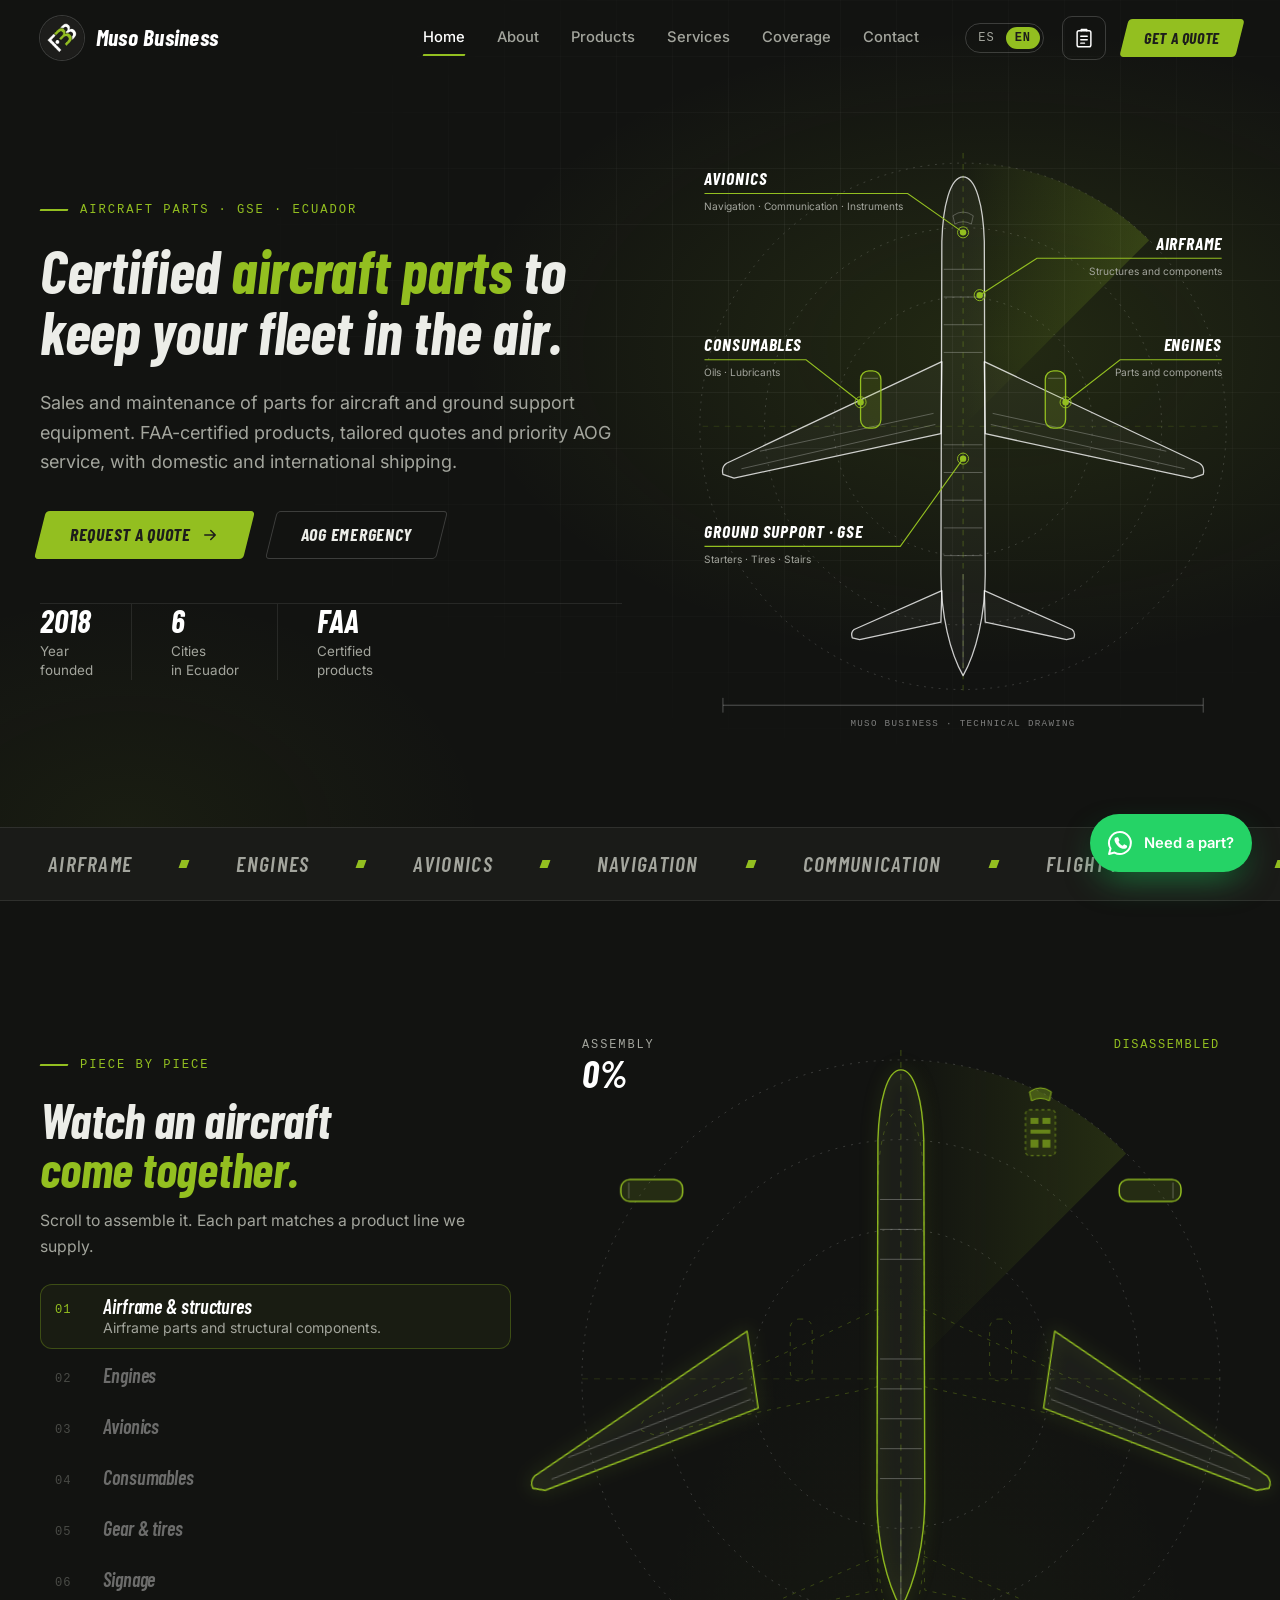
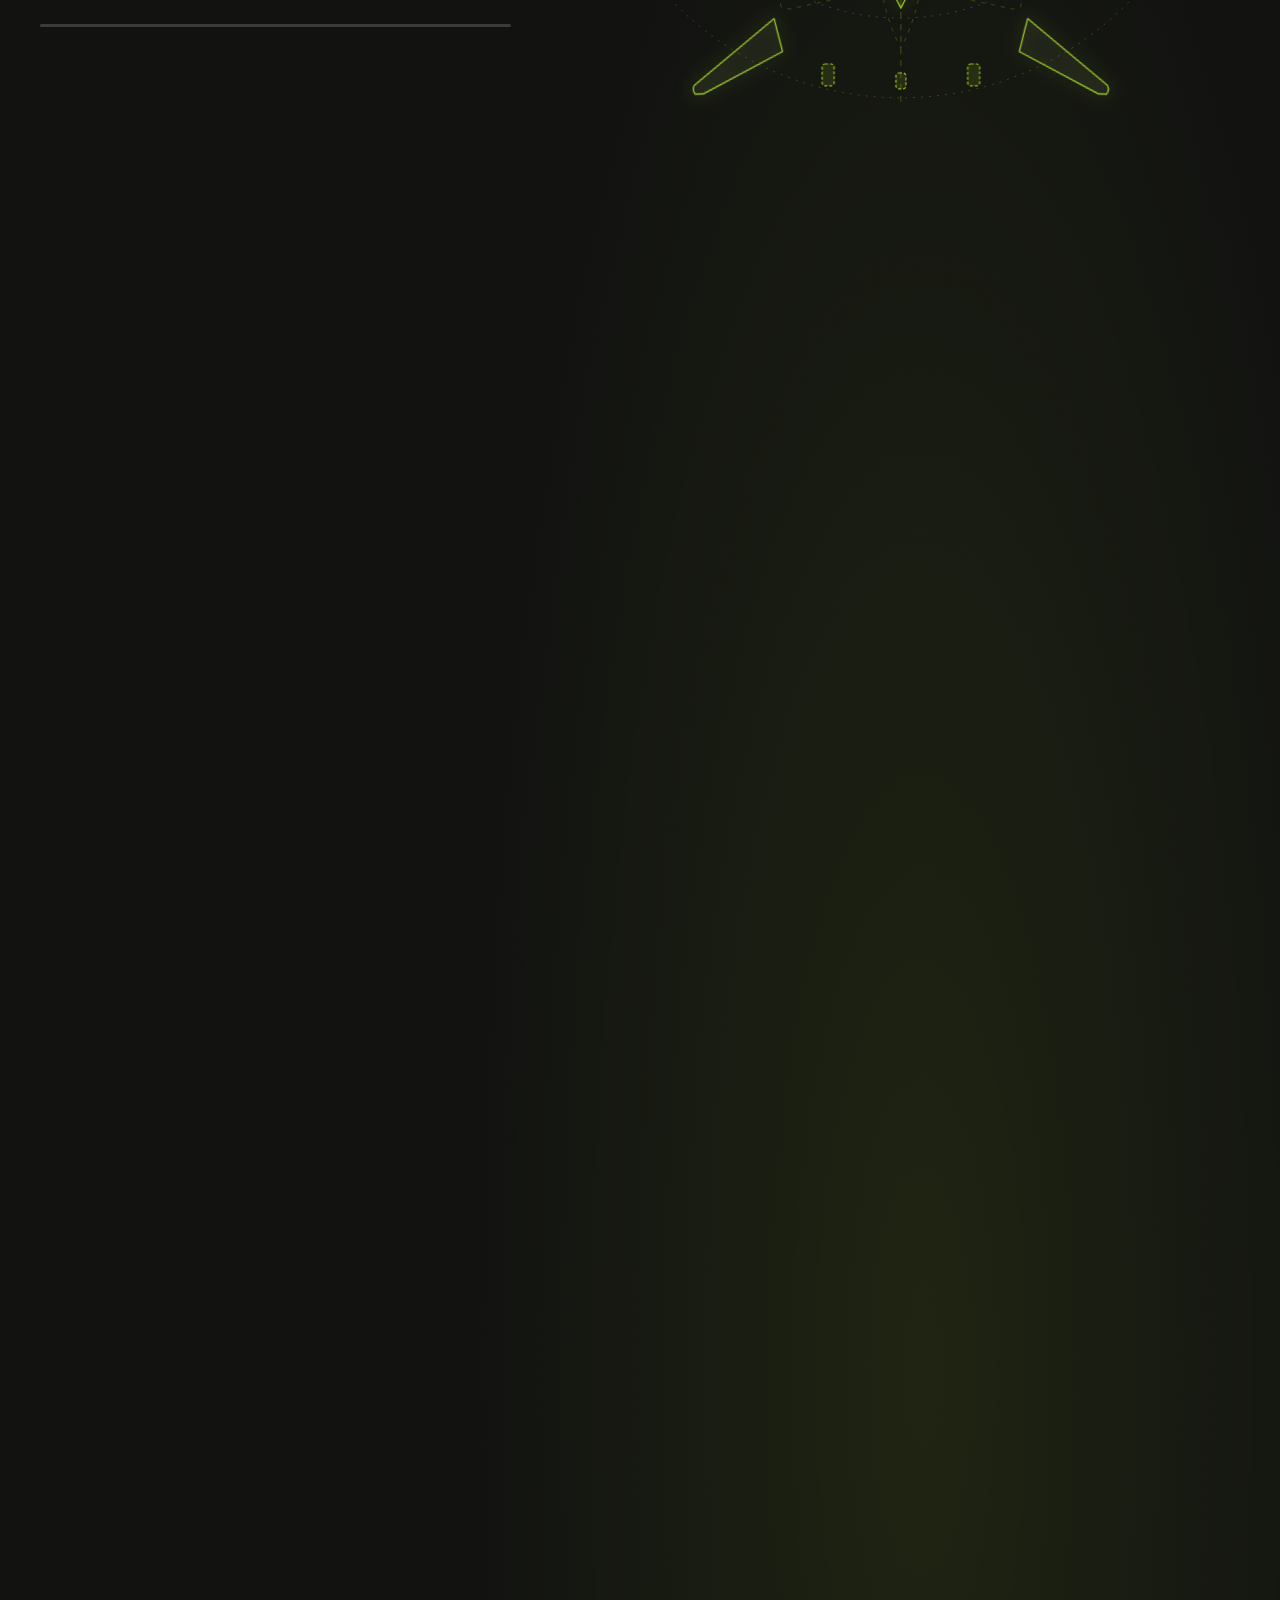
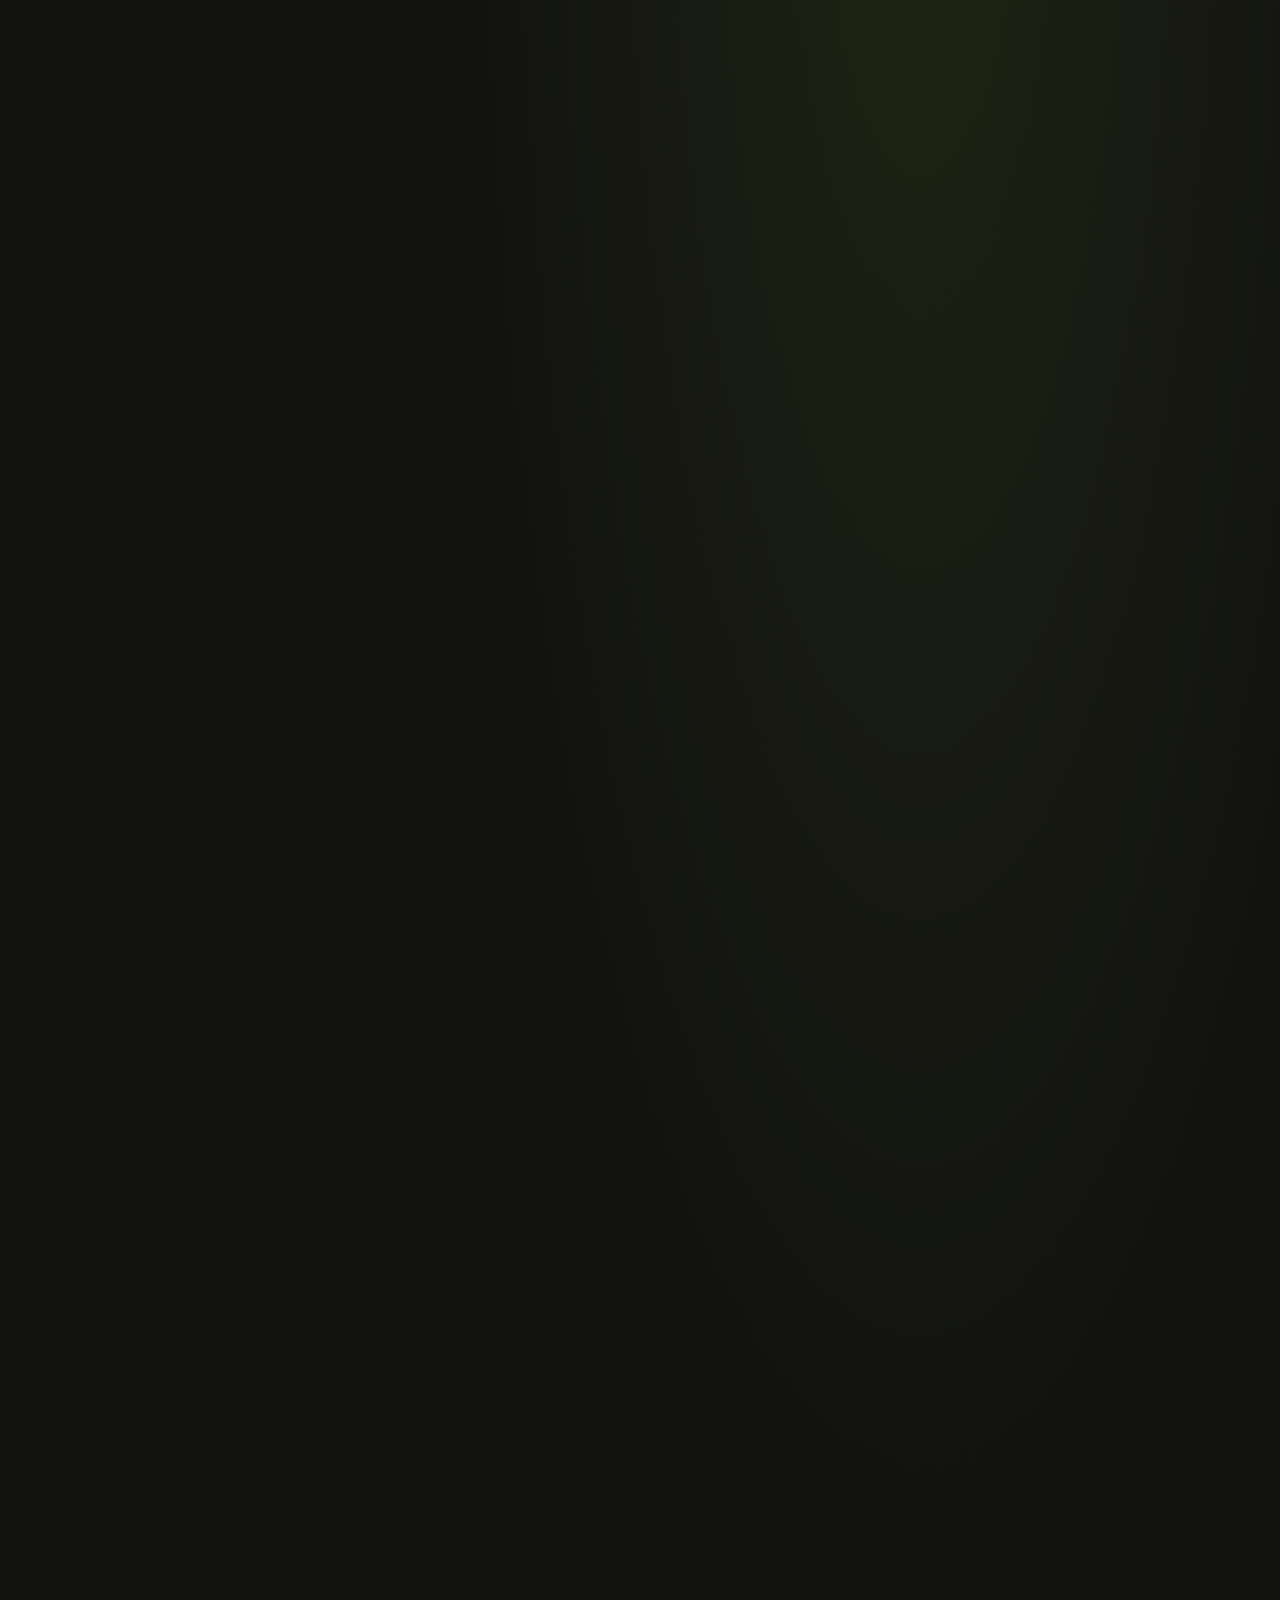
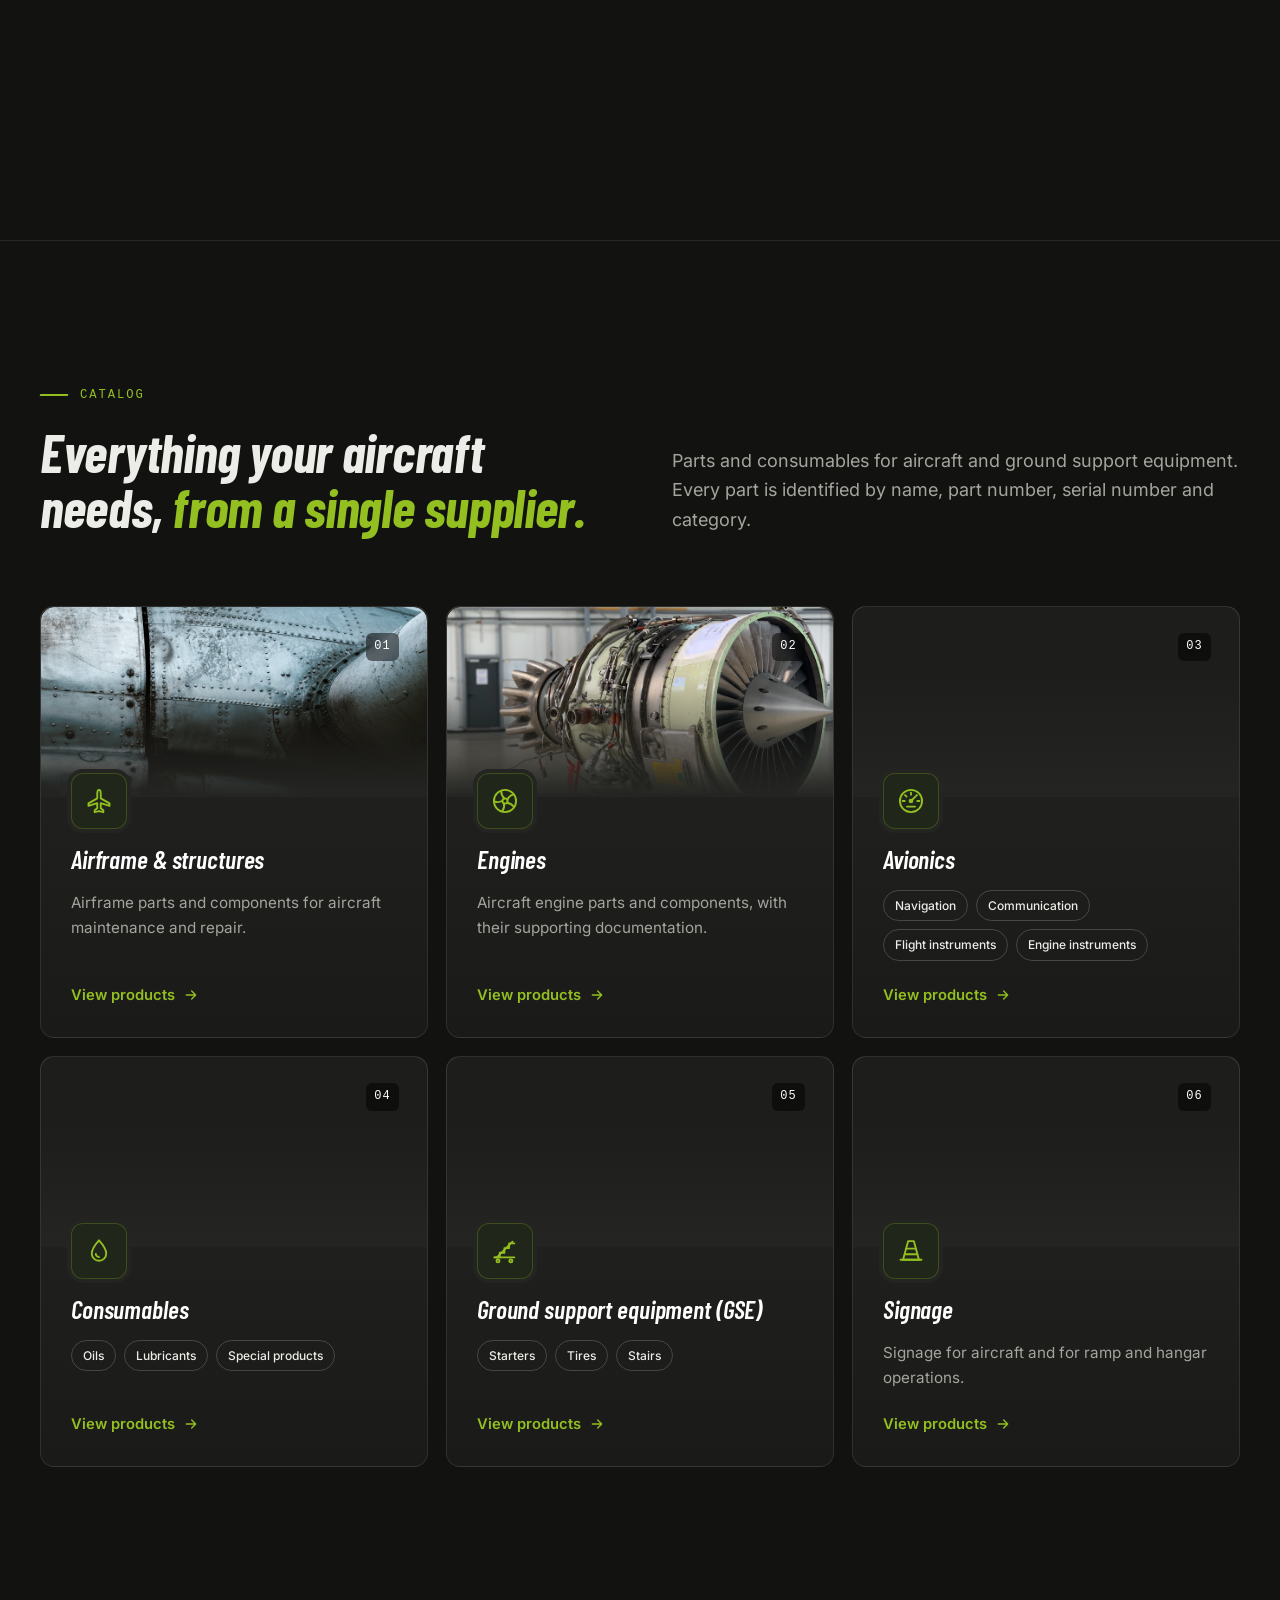
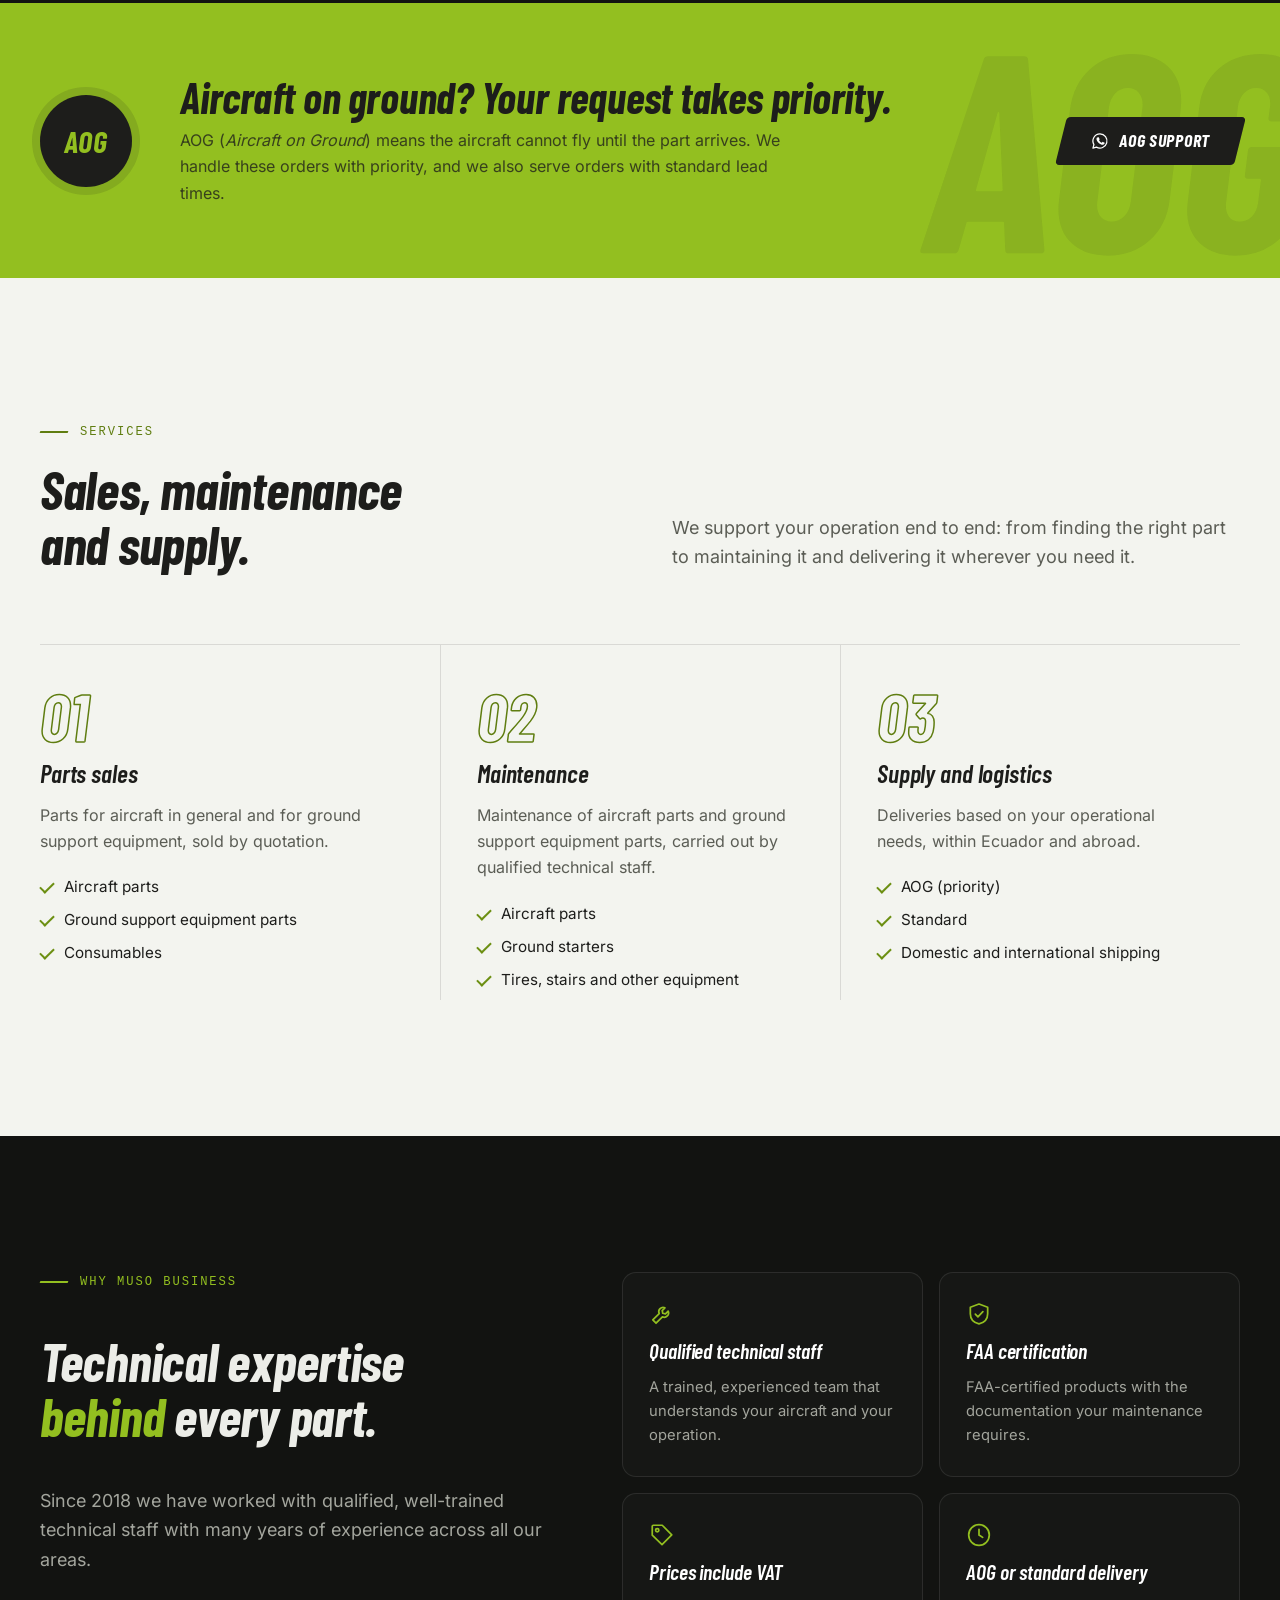
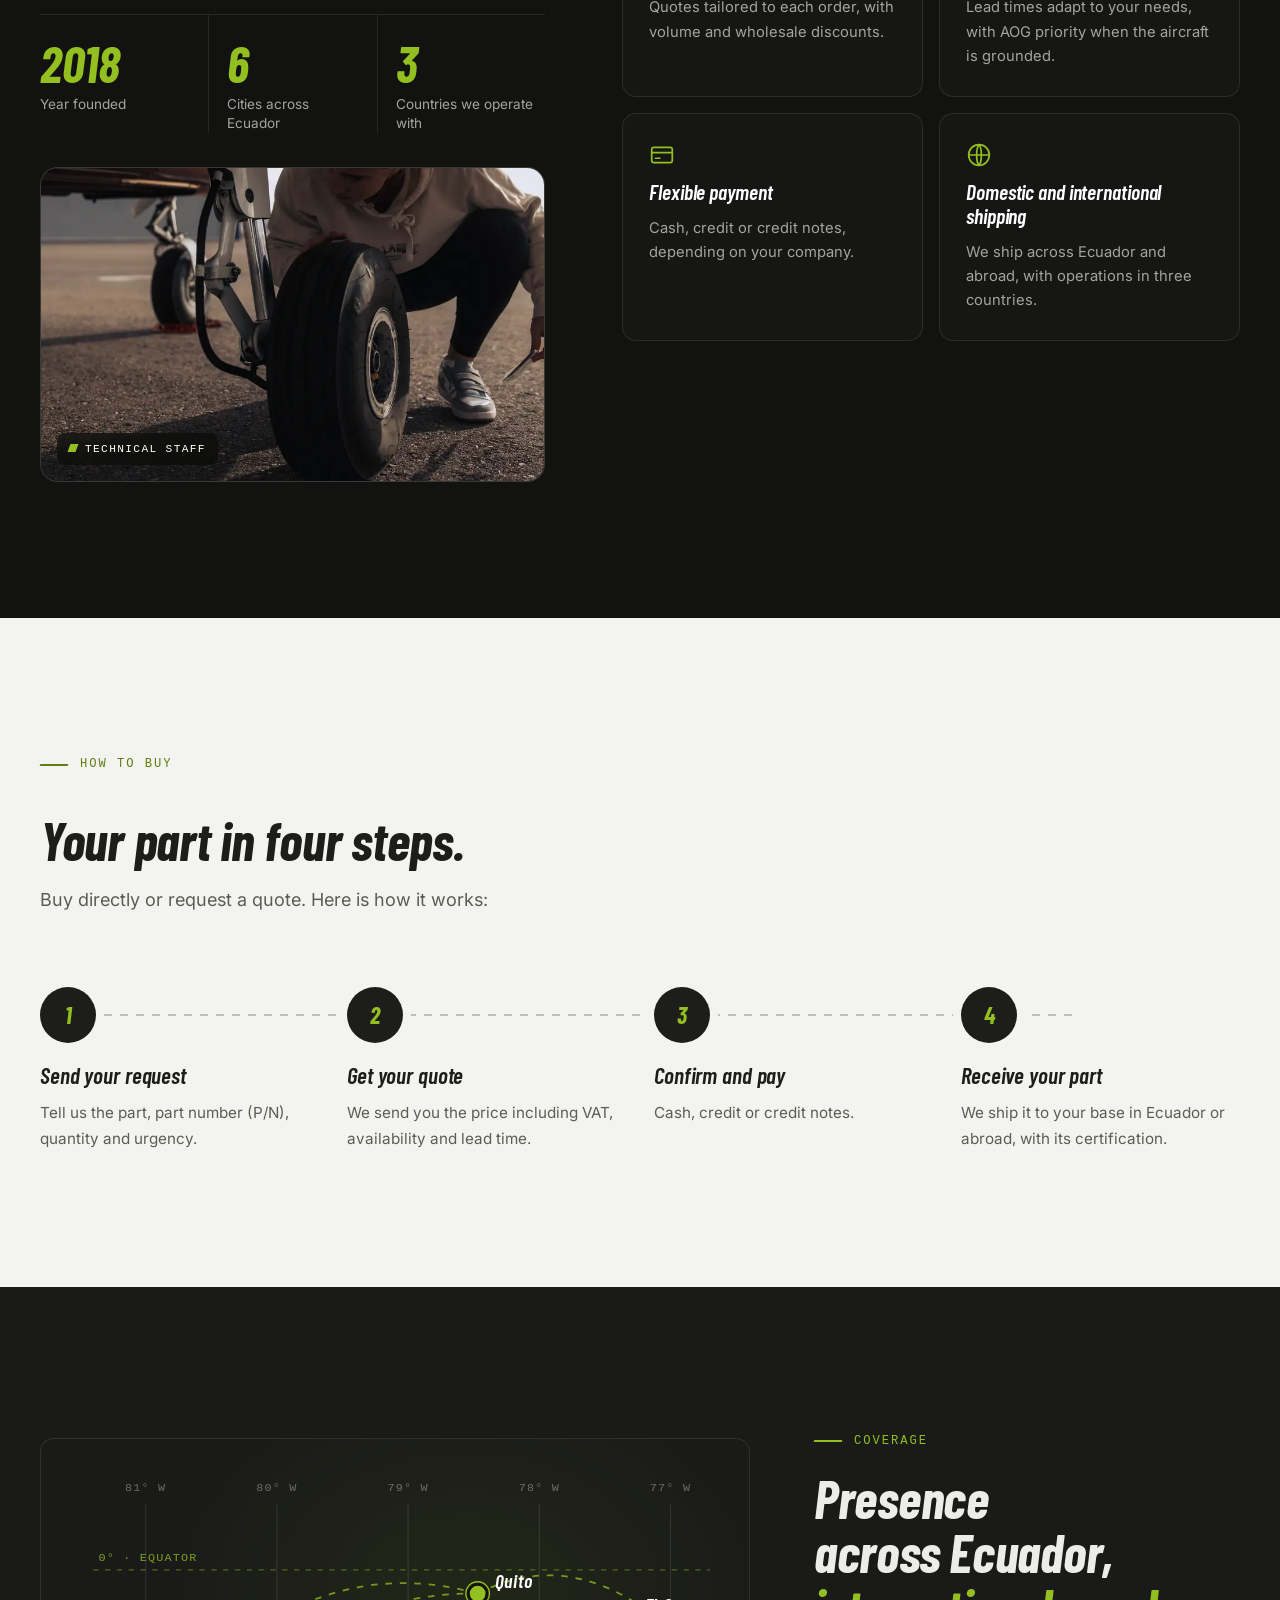
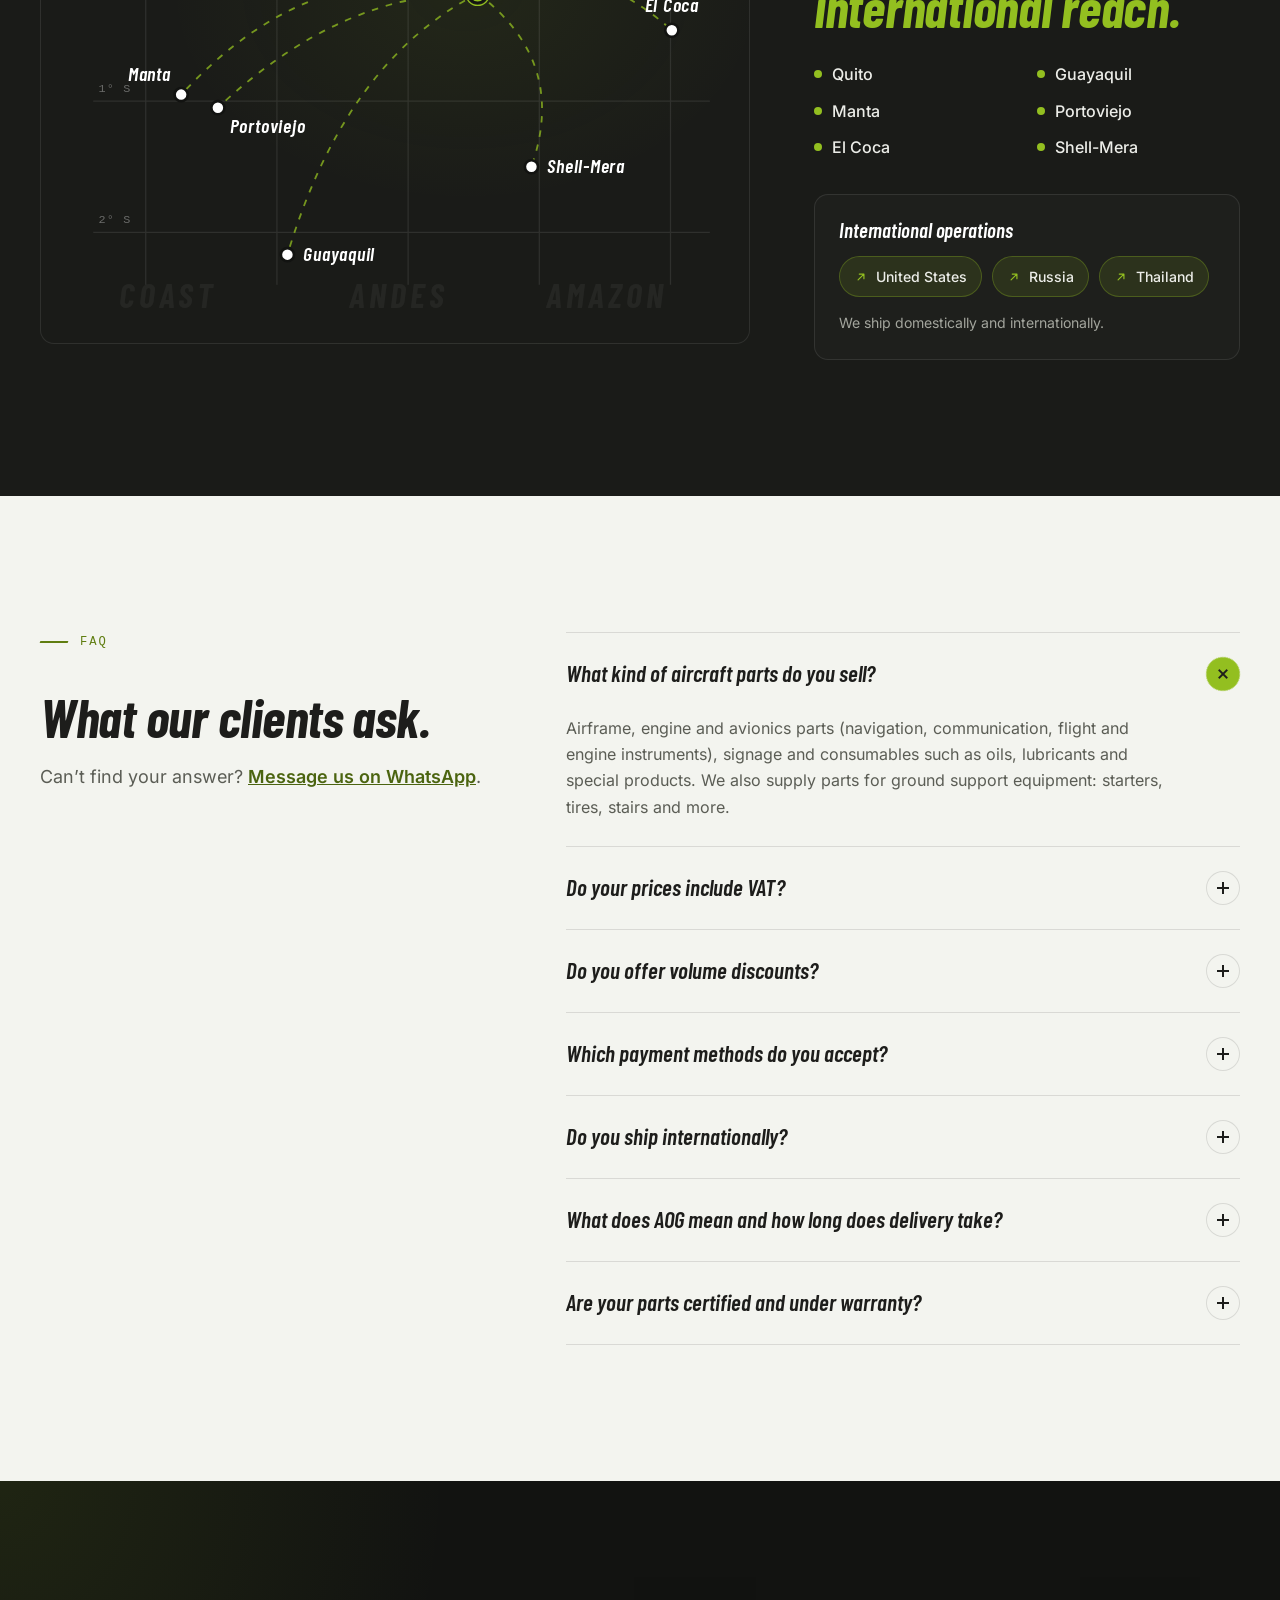
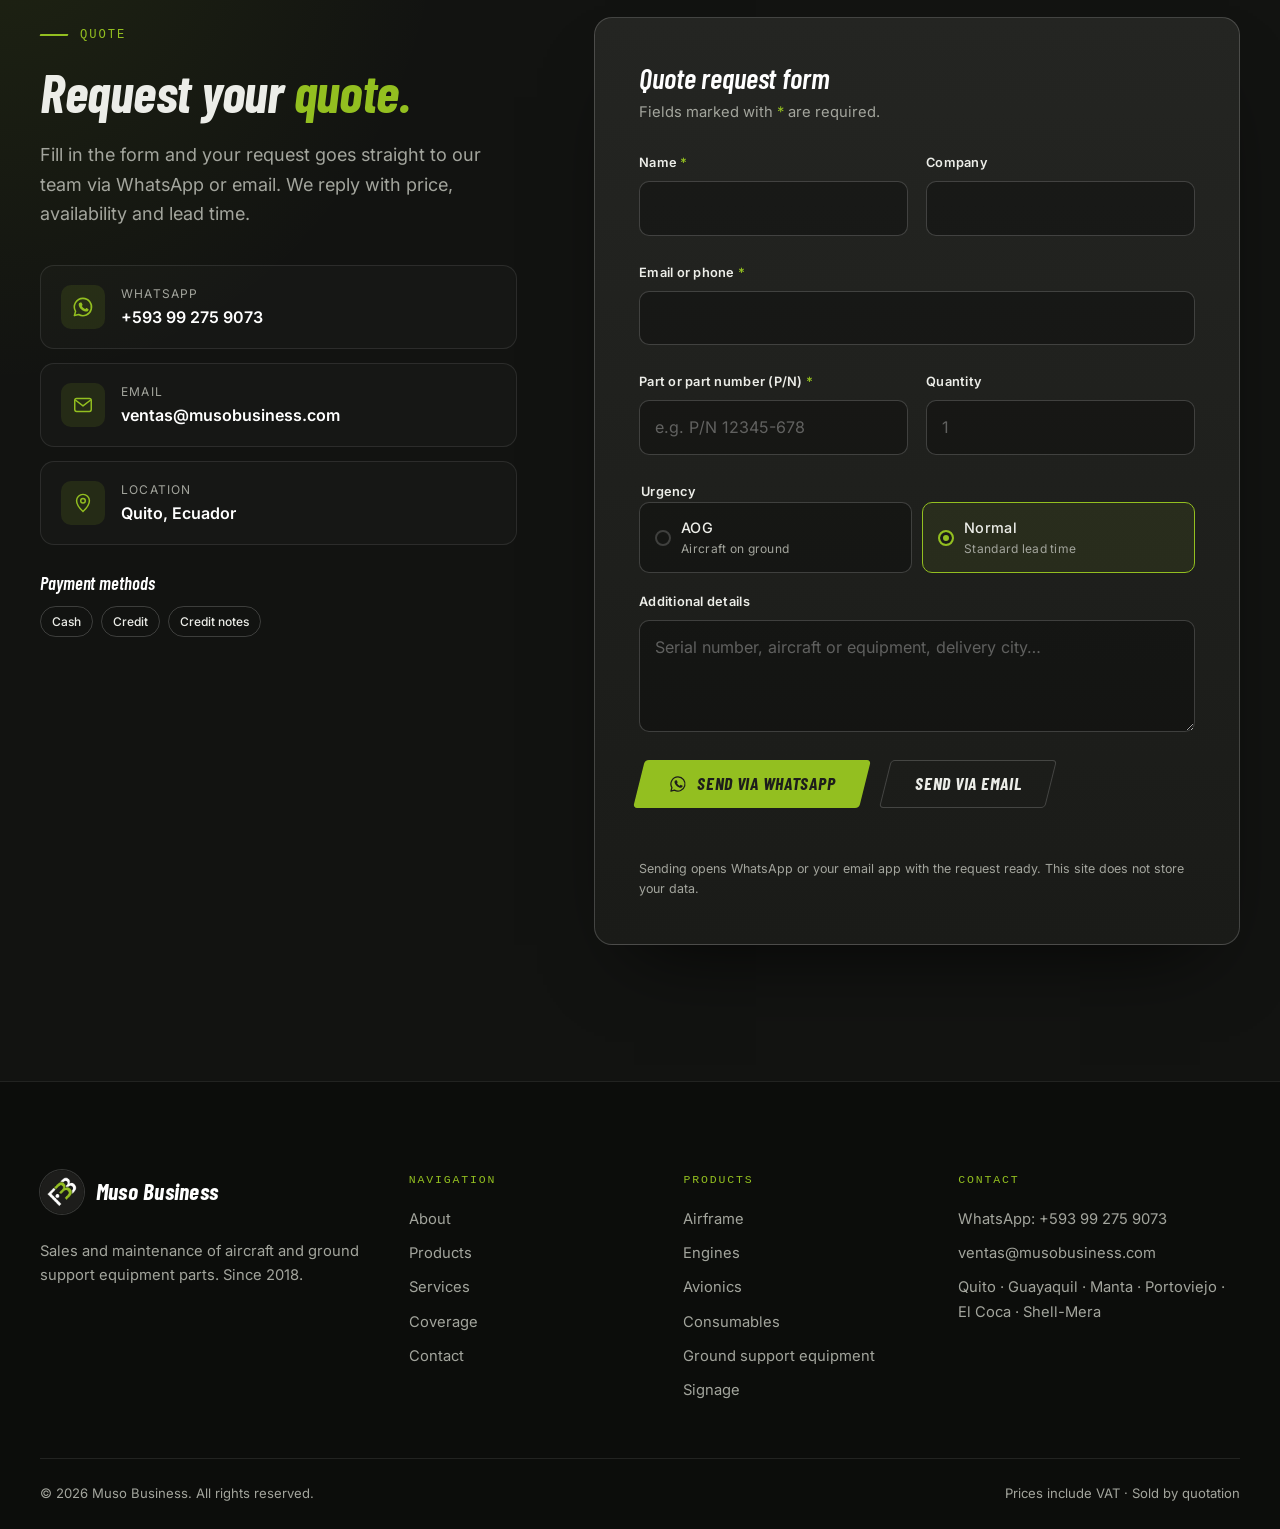
<file: en/index.html>
<!DOCTYPE html>
<html lang="en">
<head>
  <meta charset="utf-8">
  <meta name="viewport" content="width=device-width, initial-scale=1">
  <script>document.documentElement.classList.add('js');</script>

  <!-- SEO -->
  <title>Muso Business | Aircraft Parts and GSE in Ecuador</title>
  <meta name="description" content="Sales and maintenance of aircraft parts and ground support equipment (GSE) in Ecuador. FAA certification, AOG service and international shipping.">
  <meta name="robots" content="index, follow, max-image-preview:large">
  <meta name="author" content="Muso Business">
  <meta name="theme-color" content="#1D1D1B">
  <link rel="canonical" href="https://www.musobusiness.com/en/">
  <link rel="alternate" hreflang="es" href="https://www.musobusiness.com/">
  <link rel="alternate" hreflang="en" href="https://www.musobusiness.com/en/">
  <link rel="alternate" hreflang="x-default" href="https://www.musobusiness.com/">

  <!-- Open Graph / redes sociales -->
  <meta property="og:type" content="website">
  <meta property="og:site_name" content="Muso Business">
  <meta property="og:locale" content="en_US">
  <meta property="og:locale:alternate" content="es_EC">
  <meta property="og:url" content="https://www.musobusiness.com/en/">
  <meta property="og:title" content="Muso Business | Aircraft Parts and GSE in Ecuador">
  <meta property="og:description" content="Aircraft and ground support equipment parts with FAA certification, AOG service and domestic and international shipping.">
  <meta property="og:image" content="https://www.musobusiness.com/assets/img/og-muso.jpg">
  <meta property="og:image:width" content="1200">
  <meta property="og:image:height" content="630">
  <meta property="og:image:alt" content="Muso Business — Aircraft parts in Ecuador">
  <meta name="twitter:card" content="summary_large_image">

  <!-- Iconos -->
  <link rel="icon" href="../assets/img/favicon.ico" sizes="any">
  <link rel="icon" type="image/png" href="../assets/img/favicon-48.png" sizes="48x48">
  <link rel="apple-touch-icon" href="../assets/img/apple-touch-icon.png">

  <!-- Fuentes y estilos -->
  <link rel="preload" href="../assets/fonts/barlow-condensed-latin-700-italic.woff2" as="font" type="font/woff2" crossorigin>
  <link rel="preload" href="../assets/fonts/inter-latin-wght-normal.woff2" as="font" type="font/woff2" crossorigin>
  <link rel="stylesheet" href="../assets/css/styles.css">

  <!-- Datos estructurados (Schema.org) -->
  <script type="application/ld+json">
{
  "@context": "https://schema.org",
  "@graph": [
    {
      "@type": "Organization",
      "@id": "https://www.musobusiness.com/#organization",
      "name": "Muso Business",
      "url": "https://www.musobusiness.com/",
      "logo": "https://www.musobusiness.com/assets/img/logo-muso.png",
      "image": "https://www.musobusiness.com/assets/img/og-muso.jpg",
      "foundingDate": "2018",
      "description": "Sales and maintenance of aircraft and ground support equipment (GSE) parts in Ecuador, with FAA certification, AOG service and domestic and international shipping.",
      "telephone": "+593992759073",
      "email": "ventas@musobusiness.com",
      "address": {
        "@type": "PostalAddress",
        "addressLocality": "Quito",
        "addressCountry": "EC"
      },
      "areaServed": [
        {
          "@type": "Country",
          "name": "Ecuador"
        },
        {
          "@type": "Country",
          "name": "United States"
        },
        {
          "@type": "Country",
          "name": "Russia"
        },
        {
          "@type": "Country",
          "name": "Thailand"
        }
      ],
      "contactPoint": [
        {
          "@type": "ContactPoint",
          "telephone": "+593992759073",
          "contactType": "sales",
          "availableLanguage": [
            "Spanish",
            "English"
          ]
        }
      ]
    },
    {
      "@type": "WebSite",
      "@id": "https://www.musobusiness.com/en/#website",
      "url": "https://www.musobusiness.com/en/",
      "name": "Muso Business",
      "inLanguage": "en",
      "publisher": {
        "@id": "https://www.musobusiness.com/#organization"
      }
    },
    {
      "@type": "FAQPage",
      "mainEntity": [
        {
          "@type": "Question",
          "name": "What kind of aircraft parts do you sell?",
          "acceptedAnswer": {
            "@type": "Answer",
            "text": "Airframe, engine and avionics parts (navigation, communication, flight and engine instruments), signage and consumables such as oils, lubricants and special products. We also supply parts for ground support equipment: starters, tires, stairs and more."
          }
        },
        {
          "@type": "Question",
          "name": "Do your prices include VAT?",
          "acceptedAnswer": {
            "@type": "Answer",
            "text": "Yes. All our prices include VAT. We sell by quotation because prices vary depending on the type of item."
          }
        },
        {
          "@type": "Question",
          "name": "Do you offer volume discounts?",
          "acceptedAnswer": {
            "@type": "Answer",
            "text": "Yes, we offer volume and wholesale discounts. Include the quantities when you request your quote."
          }
        },
        {
          "@type": "Question",
          "name": "Which payment methods do you accept?",
          "acceptedAnswer": {
            "@type": "Answer",
            "text": "We accept cash, credit and credit notes."
          }
        },
        {
          "@type": "Question",
          "name": "Do you ship internationally?",
          "acceptedAnswer": {
            "@type": "Answer",
            "text": "Yes, we ship domestically and internationally. We are present in Quito, Guayaquil, Manta, Portoviejo, El Coca and Shell-Mera, and we operate with the United States, Russia and Thailand."
          }
        },
        {
          "@type": "Question",
          "name": "What does AOG mean and how long does delivery take?",
          "acceptedAnswer": {
            "@type": "Answer",
            "text": "AOG (Aircraft on Ground) means an aircraft cannot fly until it receives a part. Delivery time depends on the client’s needs: AOG orders are handled with priority, and we also serve orders with standard lead times."
          }
        },
        {
          "@type": "Question",
          "name": "Are your parts certified and under warranty?",
          "acceptedAnswer": {
            "@type": "Answer",
            "text": "Our products are FAA-certified. The warranty depends on each product and is specified in the quote."
          }
        }
      ]
    }
  ]
}
  </script>
</head>
<body>
  <a class="skip-link" href="#contenido">Skip to content</a>

  <!-- Iconos SVG reutilizables -->
  <svg width="0" height="0" style="position:absolute" aria-hidden="true" focusable="false">
    <defs>
      <symbol id="i-arrow" viewBox="0 0 24 24" fill="none" stroke="currentColor" stroke-width="2" stroke-linecap="round" stroke-linejoin="round"><path d="M5 12h14M13 6l6 6-6 6"/></symbol>
      <symbol id="i-plane" viewBox="0 0 24 24" fill="none" stroke="currentColor" stroke-width="1.6" stroke-linejoin="round"><path d="M12 2.5c.9 0 1.5 1.2 1.5 3v4.2l7.5 4.3v2.2l-7.5-2.3v4.4l2.2 1.7v1.6L12 20.6l-3.7 1v-1.6l2.2-1.7v-4.4L3 16.2V14l7.5-4.3V5.5c0-1.8.6-3 1.5-3z"/></symbol>
      <symbol id="i-engine" viewBox="0 0 24 24" fill="none" stroke="currentColor" stroke-width="1.6" stroke-linecap="round"><circle cx="12" cy="12" r="9.5"/><circle cx="12" cy="12" r="2.2"/><path d="M13.9 10.9c1.2-2.4 2.9-3.9 4.9-4.4"/><path d="M13.9 10.9c1.2-2.4 2.9-3.9 4.9-4.4" transform="rotate(72 12 12)"/><path d="M13.9 10.9c1.2-2.4 2.9-3.9 4.9-4.4" transform="rotate(144 12 12)"/><path d="M13.9 10.9c1.2-2.4 2.9-3.9 4.9-4.4" transform="rotate(216 12 12)"/><path d="M13.9 10.9c1.2-2.4 2.9-3.9 4.9-4.4" transform="rotate(288 12 12)"/></symbol>
      <symbol id="i-gauge" viewBox="0 0 24 24" fill="none" stroke="currentColor" stroke-width="1.6" stroke-linecap="round"><circle cx="12" cy="12" r="9.5"/><path d="M12 12l4.2-4.2M12 4.8v1.8M19.2 12h-1.8M4.8 12h1.8M6.9 6.9l1.3 1.3M17.1 6.9l-1.3 1.3"/><circle cx="12" cy="12" r="1.2" fill="currentColor"/><path d="M8.5 16.8h7"/></symbol>
      <symbol id="i-drop" viewBox="0 0 24 24" fill="none" stroke="currentColor" stroke-width="1.6" stroke-linecap="round" stroke-linejoin="round"><path d="M12 2.8s-6.2 6.8-6.2 11.4a6.2 6.2 0 0 0 12.4 0C18.2 9.6 12 2.8 12 2.8z"/><path d="M9.3 14.6a2.8 2.8 0 0 0 2.7 2.6"/></symbol>
      <symbol id="i-stairs" viewBox="0 0 24 24" fill="none" stroke="currentColor" stroke-width="1.6" stroke-linecap="round" stroke-linejoin="round"><path d="M3 17.5h4.5v-4h4v-4h4v-4H20"/><path d="M5 17.5 18.5 4"/><circle cx="6" cy="20.5" r="1.3"/><circle cx="17" cy="20.5" r="1.3"/><path d="M3 17.5h17"/></symbol>
      <symbol id="i-cone" viewBox="0 0 24 24" fill="none" stroke="currentColor" stroke-width="1.6" stroke-linecap="round" stroke-linejoin="round"><path d="M9.6 3.5h4.8l4.4 16H5.2z"/><path d="M7.9 10h8.2M6.6 14.8h10.8M3 19.5h18"/></symbol>
      <symbol id="i-shield" viewBox="0 0 24 24" fill="none" stroke="currentColor" stroke-width="1.6" stroke-linecap="round" stroke-linejoin="round"><path d="M12 2.8l8 3v6c0 5-3.4 8.3-8 9.4-4.6-1.1-8-4.4-8-9.4v-6z"/><path d="M8.6 12.2l2.4 2.4 4.6-4.8"/></symbol>
      <symbol id="i-wrench" viewBox="0 0 24 24" fill="none" stroke="currentColor" stroke-width="1.6" stroke-linecap="round" stroke-linejoin="round"><path d="M14.7 6.3a4 4 0 0 0-5.3 5.3L3.5 17.5l3 3 5.9-5.9a4 4 0 0 0 5.3-5.3l-2.5 2.5-2.5-.5-.5-2.5z"/></symbol>
      <symbol id="i-tag" viewBox="0 0 24 24" fill="none" stroke="currentColor" stroke-width="1.6" stroke-linecap="round" stroke-linejoin="round"><path d="M3 12.2V4a1 1 0 0 1 1-1h8.2l8.8 8.8-9 9z"/><circle cx="7.6" cy="7.6" r="1.5"/></symbol>
      <symbol id="i-clock" viewBox="0 0 24 24" fill="none" stroke="currentColor" stroke-width="1.6" stroke-linecap="round"><circle cx="12" cy="12" r="9.5"/><path d="M12 6.8V12l3.4 2.2"/></symbol>
      <symbol id="i-card" viewBox="0 0 24 24" fill="none" stroke="currentColor" stroke-width="1.6" stroke-linecap="round"><rect x="2.5" y="5" width="19" height="14" rx="2"/><path d="M2.5 9.8h19M6 15h4"/></symbol>
      <symbol id="i-globe" viewBox="0 0 24 24" fill="none" stroke="currentColor" stroke-width="1.6"><circle cx="12" cy="12" r="9.5"/><path d="M2.5 12h19M12 2.5c2.9 3.2 2.9 15.8 0 19M12 2.5c-2.9 3.2-2.9 15.8 0 19"/></symbol>
      <symbol id="i-mail" viewBox="0 0 24 24" fill="none" stroke="currentColor" stroke-width="1.6" stroke-linejoin="round"><rect x="3" y="5" width="18" height="14" rx="2"/><path d="M3.6 6.5 12 13l8.4-6.5"/></symbol>
      <symbol id="i-pin" viewBox="0 0 24 24" fill="none" stroke="currentColor" stroke-width="1.6"><path d="M12 21.2s-7-6.2-7-11.6a7 7 0 0 1 14 0c0 5.4-7 11.6-7 11.6z"/><circle cx="12" cy="9.6" r="2.5"/></symbol>
      <symbol id="i-up-right" viewBox="0 0 24 24" fill="none" stroke="currentColor" stroke-width="2" stroke-linecap="round" stroke-linejoin="round"><path d="M7 17 17 7M9 7h8v8"/></symbol>
      <symbol id="i-wa" viewBox="0 0 24 24"><path fill="none" stroke="currentColor" stroke-width="1.7" stroke-linejoin="round" d="M12 2.6a9.4 9.4 0 0 0-8.1 14.2L2.6 21.4l4.7-1.2A9.4 9.4 0 1 0 12 2.6z"/><path fill="currentColor" d="M8.7 7.4c.2-.4.4-.4.7-.4h.6c.2 0 .4 0 .6.5l.8 1.9c.1.2.1.4 0 .6l-.5.7c-.1.2-.2.3 0 .6.4.7 1 1.4 1.6 1.9.7.6 1.3.8 1.6 1 .2.1.4.1.5-.1l.7-.8c.2-.2.4-.2.6-.1l1.8.9c.2.1.4.2.4.4 0 .3 0 1-.4 1.5-.4.5-1.3 1-2 1-1.4.1-3.6-.6-5.4-2.3-1.8-1.7-2.8-3.6-3-5-.1-.9.3-1.7.5-2.1z"/></symbol>
      <symbol id="i-list" viewBox="0 0 24 24" fill="none" stroke="currentColor" stroke-width="1.6" stroke-linecap="round" stroke-linejoin="round"><rect x="4.5" y="4" width="15" height="17.5" rx="2"/><path d="M9 4V2.8h6V4M8.5 10h7M8.5 13.8h7M8.5 17.6h4"/></symbol>
      <symbol id="i-close" viewBox="0 0 24 24" fill="none" stroke="currentColor" stroke-width="2" stroke-linecap="round"><path d="M6 6l12 12M18 6 6 18"/></symbol>
      <symbol id="i-search" viewBox="0 0 24 24" fill="none" stroke="currentColor" stroke-width="1.8" stroke-linecap="round"><circle cx="11" cy="11" r="7"/><path d="M20.5 20.5l-4.6-4.6"/></symbol>
      <symbol id="i-minus" viewBox="0 0 24 24" fill="none" stroke="currentColor" stroke-width="2" stroke-linecap="round"><path d="M5 12h14"/></symbol>
      <symbol id="i-plus" viewBox="0 0 24 24" fill="none" stroke="currentColor" stroke-width="2" stroke-linecap="round"><path d="M12 5v14M5 12h14"/></symbol>
      <symbol id="i-trash" viewBox="0 0 24 24" fill="none" stroke="currentColor" stroke-width="1.6" stroke-linecap="round" stroke-linejoin="round"><path d="M4 7h16M10 11v6M14 11v6M6 7l1 13h10l1-13M9 7V4h6v3"/></symbol>
      <symbol id="i-check" viewBox="0 0 24 24" fill="none" stroke="currentColor" stroke-width="2.2" stroke-linecap="round" stroke-linejoin="round"><path d="M5 12.5l4.5 4.5L19 7.5"/></symbol>
      <symbol id="i-info" viewBox="0 0 24 24" fill="none" stroke="currentColor" stroke-width="1.7" stroke-linecap="round"><circle cx="12" cy="12" r="9.5"/><path d="M12 11v5.5M12 7.6v.4"/></symbol>
    </defs>
  </svg>

  <header class="site-header">
    <div class="container header-inner">
      <a class="brand" href="./" aria-label="Muso Business — Home">
        <img src="../assets/img/logo-muso.webp" width="44" height="44" alt="" fetchpriority="high">
        <span class="brand-name">Muso Business</span>
      </a>

      <nav class="main-nav" id="main-nav" aria-label="Main navigation">
        <ul class="nav-list" role="list">
          <li><a href="./" aria-current="page">Home</a></li>
          <li><a href="about.html">About</a></li>
          <li><a href="products.html">Products</a></li>
          <li><a href="services.html">Services</a></li>
          <li><a href="coverage.html">Coverage</a></li>
          <li><a href="contact.html">Contact</a></li>
        </ul>
        <div class="lang-switch" aria-label="Language">
          <a href="../" hreflang="es" lang="es">ES</a>
          <span aria-current="true" lang="en">EN</span>
        </div>
        <a class="btn nav-cta" href="#cotizar">Request a quote</a>
      </nav>

      <div class="header-actions">
        <div class="lang-switch" aria-label="Language">
          <a href="../" hreflang="es" lang="es">ES</a>
          <span aria-current="true" lang="en">EN</span>
        </div>
        <button class="quote-btn" type="button" data-quote-open aria-label="Open quote list" aria-controls="quote-drawer">
          <svg aria-hidden="true"><use href="#i-list"/></svg>
          <span class="quote-count" data-quote-count>0</span>
        </button>
        <a class="btn btn--sm" href="#cotizar">Get a quote</a>
        <button class="nav-toggle" type="button" aria-expanded="false" aria-controls="main-nav" aria-label="Open menu">
          <span></span><span></span><span></span>
        </button>
      </div>
    </div>
  </header>

  <main id="contenido">
<!-- ===================== HERO ===================== -->
    <section class="hero" aria-labelledby="hero-title">
      <div class="container hero-grid">
        <div class="hero-copy">
          <p class="eyebrow" data-reveal>Aircraft parts · GSE · Ecuador</p>
          <h1 id="hero-title" data-reveal data-delay="1">Certified <span class="accent">aircraft parts</span> to keep your fleet in the air.</h1>
          <p class="lead" data-reveal data-delay="2">Sales and maintenance of parts for aircraft and ground support equipment. FAA-certified products, tailored quotes and priority AOG service, with domestic and international shipping.</p>
          <div class="hero-ctas" data-reveal data-delay="3">
            <a class="btn" href="#cotizar">Request a quote <svg aria-hidden="true"><use href="#i-arrow"/></svg></a>
            <a class="btn btn--ghost" href="https://wa.me/593992759073" data-wa="aog">AOG emergency</a>
          </div>
          <ul class="hero-facts" role="list" data-reveal data-delay="4">
            <li><strong>2018</strong><span>Year<br>founded</span></li>
            <li><strong>6</strong><span>Cities<br>in Ecuador</span></li>
            <li><strong>FAA</strong><span>Certified<br>products</span></li>
          </ul>
        </div>

        <!-- Interactive technical drawing -->
        <div class="blueprint" data-reveal data-delay="2">
          <svg viewBox="0 0 600 640" aria-labelledby="bp-title bp-desc">
            <title id="bp-title">Technical drawing of an aircraft</title>
            <desc id="bp-desc">Top view of an aircraft showing the part categories Muso Business supplies: avionics, airframe, engines, consumables and ground support equipment.</desc>
            <defs>
              <linearGradient id="sweepGrad" x1="0" y1="0" x2="1" y2="0">
                <stop offset="0" stop-color="#93BF20" stop-opacity="0"/>
                <stop offset="1" stop-color="#93BF20" stop-opacity=".22"/>
              </linearGradient>
            </defs>

            <circle class="bp-ring" cx="300" cy="310" r="140"/>
            <circle class="bp-ring" cx="300" cy="310" r="215"/>
            <circle class="bp-ring" cx="300" cy="310" r="285"/>
            <path class="bp-sweep" d="M300 310 L300 25 A285 285 0 0 1 501.5 108.5 Z" fill="url(#sweepGrad)"/>
            <line class="bp-axis" x1="300" y1="14" x2="300" y2="600"/>
            <line class="bp-axis" x1="18" y1="310" x2="582" y2="310" opacity=".5"/>

            <g>
              <path class="bp-body" d="M323 240 L556 350 Q562 354 560 362 L548 366 L324 318 Z"/>
              <path class="bp-body" d="M277 240 L44 350 Q38 354 40 362 L52 366 L276 318 Z"/>
              <path class="bp-body" d="M323 488 L418 530 Q422 533 420 539 L412 541 L324 522 Z"/>
              <path class="bp-body" d="M277 488 L182 530 Q178 533 180 539 L188 541 L276 522 Z"/>
              <path class="bp-body" d="M300 40 C314 40 322 72 323 110 L324 470 C324 515 314 555 300 580 C286 555 276 515 276 470 L277 110 C278 72 286 40 300 40 Z"/>
              <path class="bp-detail" d="M330 308 L540 356 M270 308 L60 356 M332 296 L520 337 M268 296 L80 337"/>
              <path class="bp-detail" d="M279 140h42M279 170h42M279 200h42M279 230h42M279 330h42M279 360h42M279 390h42M279 420h42M279 450h42"/>
              <path class="bp-detail" d="M300 470 V572" stroke-width="2"/>
              <path class="bp-detail" d="M289 82 Q300 74 311 82 L309 91 Q300 86 291 91 Z" fill="rgba(147,191,32,.35)" stroke="rgba(147,191,32,.8)"/>
              <rect class="bp-engine" x="389" y="250" width="22" height="62" rx="9"/>
              <rect class="bp-engine" x="189" y="250" width="22" height="62" rx="9"/>
              <path class="bp-detail" d="M392 258h16M192 258h16" stroke="#93BF20"/>
            </g>

            <g class="bp-dim">
              <path d="M40 612 H560 M40 604 V620 M560 604 V620"/>
            </g>
            <text class="bp-dim-text" x="300" y="634" text-anchor="middle">MUSO BUSINESS · TECHNICAL DRAWING</text>

            <g class="callouts">
              <a class="callout" href="products.html#avionica">
                <path class="co-line" d="M300 100 L240 58 L20 58"/>
                <circle class="co-pulse" cx="300" cy="100" r="6"/>
                <circle class="co-dot" cx="300" cy="100" r="3.5"/>
                <text class="co-title" x="20" y="49">AVIONICS</text>
                <text class="co-sub" x="20" y="76">Navigation · Communication · Instruments</text>
              </a>
              <a class="callout" href="products.html#fuselaje">
                <path class="co-line" d="M318 168 L380 128 L580 128"/>
                <circle class="co-pulse" cx="318" cy="168" r="6"/>
                <circle class="co-dot" cx="318" cy="168" r="3.5"/>
                <text class="co-title" x="580" y="119" text-anchor="end">AIRFRAME</text>
                <text class="co-sub" x="580" y="146" text-anchor="end">Structures and components</text>
              </a>
              <a class="callout" href="products.html#motores">
                <path class="co-line" d="M411 284 L470 238 L580 238"/>
                <circle class="co-pulse" cx="411" cy="284" r="6"/>
                <circle class="co-dot" cx="411" cy="284" r="3.5"/>
                <text class="co-title" x="580" y="229" text-anchor="end">ENGINES</text>
                <text class="co-sub" x="580" y="256" text-anchor="end">Parts and components</text>
              </a>
              <a class="callout" href="products.html#consumibles">
                <path class="co-line" d="M189 284 L130 238 L20 238"/>
                <circle class="co-pulse" cx="189" cy="284" r="6"/>
                <circle class="co-dot" cx="189" cy="284" r="3.5"/>
                <text class="co-title" x="20" y="229">CONSUMABLES</text>
                <text class="co-sub" x="20" y="256">Oils · Lubricants</text>
              </a>
              <a class="callout" href="products.html#gse">
                <path class="co-line" d="M300 345 L232 440 L20 440"/>
                <circle class="co-pulse" cx="300" cy="345" r="6"/>
                <circle class="co-dot" cx="300" cy="345" r="3.5"/>
                <text class="co-title" x="20" y="431">GROUND SUPPORT · GSE</text>
                <text class="co-sub" x="20" y="458">Starters · Tires · Stairs</text>
              </a>
            </g>
          </svg>
        </div>
      </div>
    </section>

    <!-- ===================== TICKER ===================== -->
    <div class="ticker" aria-hidden="true">
      <div class="ticker-track">
        <span>Airframe</span><span>Engines</span><span>Avionics</span><span>Navigation</span><span>Communication</span><span>Flight instruments</span><span>Engine instruments</span><span>Consumables</span><span>Lubricants</span><span>GSE</span><span>Starters</span><span>Tires</span><span>Stairs</span><span>Signage</span>
        <span>Airframe</span><span>Engines</span><span>Avionics</span><span>Navigation</span><span>Communication</span><span>Flight instruments</span><span>Engine instruments</span><span>Consumables</span><span>Lubricants</span><span>GSE</span><span>Starters</span><span>Tires</span><span>Stairs</span><span>Signage</span>
      </div>
    </div>

    <!-- ===================== ENSAMBLE (animación con el scroll) ===================== -->
    <section class="assembly" id="ensamble" aria-labelledby="asm-title">
      <div class="assembly-sticky">
        <div class="container assembly-grid">
          <div class="asm-copy">
            <p class="eyebrow">Piece by piece</p>
            <h2 id="asm-title">Watch an aircraft <span class="accent">come together.</span></h2>
            <p class="asm-lead">Scroll to assemble it. Each part matches a product line we supply.</p>
            <ol class="asm-steps" role="list">
            <li class="asm-step" data-step="0"><span class="asm-num">01</span><div><h3>Airframe & structures</h3><p>Airframe parts and structural components.</p></div></li>
            <li class="asm-step" data-step="1"><span class="asm-num">02</span><div><h3>Engines</h3><p>Aircraft engine parts and components.</p></div></li>
            <li class="asm-step" data-step="2"><span class="asm-num">03</span><div><h3>Avionics</h3><p>Navigation, communication, flight and engine instruments.</p></div></li>
            <li class="asm-step" data-step="3"><span class="asm-num">04</span><div><h3>Consumables</h3><p>Oils, lubricants and special products.</p></div></li>
            <li class="asm-step" data-step="4"><span class="asm-num">05</span><div><h3>Gear & tires</h3><p>Tires and ground support equipment: starters and stairs.</p></div></li>
            <li class="asm-step" data-step="5"><span class="asm-num">06</span><div><h3>Signage</h3><p>Remove Before Flight streamers, placards and signage.</p></div></li>
            </ol>
            <div class="asm-progress" aria-hidden="true"><span></span></div>
            <div class="asm-final">
              <p>And when it needs maintenance, we take it apart piece by piece and source the part you need.</p>
              <a class="link-arrow" href="products.html">View catalog <svg aria-hidden="true"><use href="#i-arrow"/></svg></a>
            </div>
          </div>
          <div class="asm-stage" aria-hidden="true">
          <svg viewBox="-40 -40 680 720">
            <defs>
              <linearGradient id="asmSweep" x1="0" y1="0" x2="1" y2="0">
                <stop offset="0" stop-color="#93BF20" stop-opacity="0"/>
                <stop offset="1" stop-color="#93BF20" stop-opacity=".16"/>
              </linearGradient>
            </defs>
            <!-- retícula -->
            <g class="asm-grid">
              <circle class="bp-ring" cx="300" cy="310" r="150"/>
              <circle class="bp-ring" cx="300" cy="310" r="240"/>
              <circle class="bp-ring" cx="300" cy="310" r="320"/>
              <path class="bp-sweep" d="M300 310 L300 -10 A320 320 0 0 1 526 84 Z" fill="url(#asmSweep)"/>
              <line class="bp-axis" x1="300" y1="-20" x2="300" y2="640"/>
              <line class="bp-axis" x1="-20" y1="310" x2="620" y2="310" opacity=".5"/>
            </g>
            <!-- silueta objetivo (líneas punteadas) -->
            <g class="asm-ghost">
              <path d="M323 240 L556 350 Q562 354 560 362 L548 366 L324 318 Z"/>
              <path d="M277 240 L44 350 Q38 354 40 362 L52 366 L276 318 Z"/>
              <path d="M323 488 L418 530 Q422 533 420 539 L412 541 L324 522 Z"/>
              <path d="M277 488 L182 530 Q178 533 180 539 L188 541 L276 522 Z"/>
              <path d="M300 40 C314 40 322 72 323 110 L324 470 C324 515 314 555 300 580 C286 555 276 515 276 470 L277 110 C278 72 286 40 300 40 Z"/>
              <rect x="389" y="250" width="22" height="62" rx="9"/>
              <rect x="189" y="250" width="22" height="62" rx="9"/>
            </g>
            <!-- piezas -->
            <g class="asm-part" data-part="wingL"><path class="bp-body" d="M277 240 L44 350 Q38 354 40 362 L52 366 L276 318 Z"/><path class="bp-detail" d="M270 308 L60 356 M268 296 L80 337"/></g>
            <g class="asm-part" data-part="wingR"><path class="bp-body" d="M323 240 L556 350 Q562 354 560 362 L548 366 L324 318 Z"/><path class="bp-detail" d="M330 308 L540 356 M332 296 L520 337"/></g>
            <g class="asm-part" data-part="stabL"><path class="bp-body" d="M277 488 L182 530 Q178 533 180 539 L188 541 L276 522 Z"/></g>
            <g class="asm-part" data-part="stabR"><path class="bp-body" d="M323 488 L418 530 Q422 533 420 539 L412 541 L324 522 Z"/></g>
            <g class="asm-part" data-part="fuselage">
              <path class="bp-body" d="M300 40 C314 40 322 72 323 110 L324 470 C324 515 314 555 300 580 C286 555 276 515 276 470 L277 110 C278 72 286 40 300 40 Z"/>
              <path class="bp-detail" d="M279 170h42M279 200h42M279 230h42M279 330h42M279 360h42M279 390h42M279 420h42M279 450h42"/>
              <path class="bp-detail" d="M300 470 V572" stroke-width="2"/>
            </g>
            <g class="asm-part" data-part="engL"><rect class="bp-engine" x="189" y="250" width="22" height="62" rx="9"/><path class="bp-detail" d="M192 258h16" stroke="#93BF20"/></g>
            <g class="asm-part" data-part="engR"><rect class="bp-engine" x="389" y="250" width="22" height="62" rx="9"/><path class="bp-detail" d="M392 258h16" stroke="#93BF20"/></g>
            <g class="asm-part" data-part="avionics">
              <path class="asm-cockpit" d="M289 82 Q300 74 311 82 L309 91 Q300 86 291 91 Z"/>
              <rect class="asm-bay" x="285" y="100" width="30" height="46" rx="4"/>
              <path class="asm-screens" d="M290 108h8v6h-8zM302 108h8v6h-8zM290 120h20v4h-20zM290 130h8v8h-8zM302 130h8v8h-8z"/>
            </g>
            <g class="asm-lines">
              <path class="asm-line" pathLength="1" d="M300 150 V470"/>
              <path class="asm-line" pathLength="1" d="M300 282 H389"/>
              <path class="asm-line" pathLength="1" d="M300 282 H211"/>
              <path class="asm-line" pathLength="1" d="M300 470 Q300 500 360 512"/>
              <path class="asm-line" pathLength="1" d="M300 470 Q300 500 240 512"/>
            </g>
            <g class="asm-part" data-part="gearN"><rect class="asm-wheel" x="295" y="150" width="10" height="16" rx="3"/></g>
            <g class="asm-part" data-part="gearL"><rect class="asm-wheel" x="281" y="296" width="12" height="22" rx="3"/></g>
            <g class="asm-part" data-part="gearR"><rect class="asm-wheel" x="307" y="296" width="12" height="22" rx="3"/></g>
            <g class="asm-tags">
              <g class="asm-tag"><line x1="200" y1="252" x2="200" y2="236"/><rect x="194" y="200" width="12" height="36" rx="2"/><path d="M196 206h8"/></g>
              <g class="asm-tag"><line x1="400" y1="252" x2="400" y2="236"/><rect x="394" y="200" width="12" height="36" rx="2"/><path d="M396 206h8"/></g>
              <g class="asm-tag"><line x1="318" y1="70" x2="330" y2="58"/><rect x="326" y="22" width="12" height="36" rx="2"/><path d="M328 28h8"/></g>
            </g>
            <!-- indicadores -->
            <text class="asm-hud" x="-20" y="-22">ASSEMBLY</text>
            <text class="asm-hud-val" x="-20" y="18">100%</text>
            <text class="asm-status" x="620" y="-22" text-anchor="end" data-labels="DISASSEMBLED|ASSEMBLING|PRE-FLIGHT CHECK|READY TO FLY|MAINTENANCE">READY TO FLY</text>
          </svg>
        </div>
        </div>
      </div>
    </section>

    <!-- ===================== CATEGORIES ===================== -->
    <section class="section" id="categorias" aria-labelledby="cat-title">
      <div class="container">
        <div class="section-head section-head--split">
          <div>
            <p class="eyebrow" data-reveal>Catalog</p>
            <h2 id="cat-title" data-reveal data-delay="1">Everything your aircraft needs, <span class="accent">from a single supplier.</span></h2>
          </div>
          <p class="lead" data-reveal data-delay="2">Parts and consumables for aircraft and ground support equipment. Every part is identified by name, part number, serial number and category.</p>
        </div>

        <div class="cat-grid">
          <article class="cat-card cat-card--media" data-reveal>
            <span class="cat-num">01</span>
            <div class="cat-media"><img src="../assets/img/cat-fuselaje.webp" alt="Riveted aircraft fuselage" width="900" height="600" loading="lazy" decoding="async"></div>
            <div class="cat-icon"><svg aria-hidden="true"><use href="#i-plane"/></svg></div>
            <h3>Airframe &amp; structures</h3>
            <p>Airframe parts and components for aircraft maintenance and repair.</p>
            <a class="link-arrow stretched" href="products.html#fuselaje">View products <svg aria-hidden="true"><use href="#i-arrow"/></svg></a>
          </article>
          <article class="cat-card cat-card--media" data-reveal data-delay="1">
            <span class="cat-num">02</span>
            <div class="cat-media"><img src="../assets/img/cat-motores.webp" alt="Jet engine in a maintenance hangar" width="900" height="600" loading="lazy" decoding="async"></div>
            <div class="cat-icon"><svg aria-hidden="true"><use href="#i-engine"/></svg></div>
            <h3>Engines</h3>
            <p>Aircraft engine parts and components, with their supporting documentation.</p>
            <a class="link-arrow stretched" href="products.html#motores">View products <svg aria-hidden="true"><use href="#i-arrow"/></svg></a>
          </article>
          <article class="cat-card cat-card--media" data-reveal data-delay="2">
            <span class="cat-num">03</span>
            <div class="cat-media"><img src="../assets/img/cat-avionica.webp" alt="Autopilot panel in an aircraft cockpit" width="900" height="600" loading="lazy" decoding="async"></div>
            <div class="cat-icon"><svg aria-hidden="true"><use href="#i-gauge"/></svg></div>
            <h3>Avionics</h3>
            <ul class="chips" role="list">
              <li>Navigation</li><li>Communication</li><li>Flight instruments</li><li>Engine instruments</li>
            </ul>
            <a class="link-arrow stretched" href="products.html#avionica">View products <svg aria-hidden="true"><use href="#i-arrow"/></svg></a>
          </article>
          <article class="cat-card cat-card--media" data-reveal>
            <span class="cat-num">04</span>
            <div class="cat-media"><img src="../assets/img/cat-consumibles.webp" alt="Lubricating oil being poured" width="900" height="600" loading="lazy" decoding="async"></div>
            <div class="cat-icon"><svg aria-hidden="true"><use href="#i-drop"/></svg></div>
            <h3>Consumables</h3>
            <ul class="chips" role="list">
              <li>Oils</li><li>Lubricants</li><li>Special products</li>
            </ul>
            <a class="link-arrow stretched" href="products.html#consumibles">View products <svg aria-hidden="true"><use href="#i-arrow"/></svg></a>
          </article>
          <article class="cat-card cat-card--media" data-reveal data-delay="1">
            <span class="cat-num">05</span>
            <div class="cat-media"><img src="../assets/img/cat-gse.webp" alt="Boarding stairs on an airport apron" width="900" height="600" loading="lazy" decoding="async"></div>
            <div class="cat-icon"><svg aria-hidden="true"><use href="#i-stairs"/></svg></div>
            <h3>Ground support equipment (GSE)</h3>
            <ul class="chips" role="list">
              <li>Starters</li><li>Tires</li><li>Stairs</li>
            </ul>
            <a class="link-arrow stretched" href="products.html#gse">View products <svg aria-hidden="true"><use href="#i-arrow"/></svg></a>
          </article>
          <article class="cat-card cat-card--media" data-reveal data-delay="2">
            <span class="cat-num">06</span>
            <div class="cat-media"><img src="../assets/img/cat-senaletica.webp" alt="Remove Before Flight tag hanging on an aircraft" width="900" height="600" loading="lazy" decoding="async"></div>
            <div class="cat-icon"><svg aria-hidden="true"><use href="#i-cone"/></svg></div>
            <h3>Signage</h3>
            <p>Signage for aircraft and for ramp and hangar operations.</p>
            <a class="link-arrow stretched" href="products.html#senaletica">View products <svg aria-hidden="true"><use href="#i-arrow"/></svg></a>
          </article>
        </div>
      </div>
    </section>

    <!-- ===================== AOG ===================== -->
    <section class="aog" aria-labelledby="aog-title">
      <div class="container aog-inner">
        <div class="aog-badge" aria-hidden="true">AOG</div>
        <div>
          <h2 id="aog-title">Aircraft on ground? Your request takes priority.</h2>
          <p>AOG (<em>Aircraft on Ground</em>) means the aircraft cannot fly until the part arrives. We handle these orders with priority, and we also serve orders with standard lead times.</p>
        </div>
        <a class="btn btn--dark" href="https://wa.me/593992759073" data-wa="aog"><svg aria-hidden="true"><use href="#i-wa"/></svg> AOG support</a>
      </div>
    </section>

    <!-- ===================== SERVICES ===================== -->
    <section class="section section--light" id="servicios" aria-labelledby="serv-title">
      <div class="container">
        <div class="section-head section-head--split">
          <div>
            <p class="eyebrow" data-reveal>Services</p>
            <h2 id="serv-title" data-reveal data-delay="1">Sales, maintenance and supply.</h2>
          </div>
          <p class="lead" data-reveal data-delay="2">We support your operation end to end: from finding the right part to maintaining it and delivering it wherever you need it.</p>
        </div>

        <div class="service-grid">
          <article class="service" data-reveal>
            <span class="service-num" aria-hidden="true">01</span>
            <h3>Parts sales</h3>
            <p>Parts for aircraft in general and for ground support equipment, sold by quotation.</p>
            <ul class="ticks" role="list">
              <li>Aircraft parts</li>
              <li>Ground support equipment parts</li>
              <li>Consumables</li>
            </ul>
          </article>
          <article class="service" data-reveal data-delay="1">
            <span class="service-num" aria-hidden="true">02</span>
            <h3>Maintenance</h3>
            <p>Maintenance of aircraft parts and ground support equipment parts, carried out by qualified technical staff.</p>
            <ul class="ticks" role="list">
              <li>Aircraft parts</li>
              <li>Ground starters</li>
              <li>Tires, stairs and other equipment</li>
            </ul>
          </article>
          <article class="service" data-reveal data-delay="2">
            <span class="service-num" aria-hidden="true">03</span>
            <h3>Supply and logistics</h3>
            <p>Deliveries based on your operational needs, within Ecuador and abroad.</p>
            <ul class="ticks" role="list">
              <li>AOG (priority)</li>
              <li>Standard</li>
              <li>Domestic and international shipping</li>
            </ul>
          </article>
        </div>
      </div>
    </section>

    <!-- ===================== WHY US ===================== -->
    <section class="section" id="por-que" aria-labelledby="why-title">
      <div class="container why-grid">
        <div class="why-intro">
          <p class="eyebrow" data-reveal>Why Muso Business</p>
          <h2 id="why-title" data-reveal data-delay="1">Technical expertise <span class="accent">behind</span> every part.</h2>
          <p class="lead" data-reveal data-delay="2">Since 2018 we have worked with qualified, well-trained technical staff with many years of experience across all our areas.</p>
          <div class="stats" data-reveal data-delay="3">
            <div class="stat"><strong>2018</strong><span>Year founded</span></div>
            <div class="stat"><strong data-count="6">6</strong><span>Cities across Ecuador</span></div>
            <div class="stat"><strong data-count="3">3</strong><span>Countries we operate with</span></div>
          </div>
          <figure class="media-frame media-frame--wide" data-reveal data-delay="3">
            <img src="../assets/img/hero-servicios.webp" srcset="../assets/img/hero-servicios-sm.webp 960w, ../assets/img/hero-servicios.webp 1920w" sizes="(max-width: 1080px) 100vw, 40vw" alt="Technician inspecting an aircraft landing gear wheel" width="1920" height="1080" loading="lazy" decoding="async">
            <figcaption>Technical staff</figcaption>
          </figure>
        </div>

        <div class="feature-list">
          <article class="feature" data-reveal>
            <svg aria-hidden="true"><use href="#i-wrench"/></svg>
            <h3>Qualified technical staff</h3>
            <p>A trained, experienced team that understands your aircraft and your operation.</p>
          </article>
          <article class="feature" data-reveal data-delay="1">
            <svg aria-hidden="true"><use href="#i-shield"/></svg>
            <h3>FAA certification</h3>
            <p>FAA-certified products with the documentation your maintenance requires.</p>
          </article>
          <article class="feature" data-reveal>
            <svg aria-hidden="true"><use href="#i-tag"/></svg>
            <h3>Prices include VAT</h3>
            <p>Quotes tailored to each order, with volume and wholesale discounts.</p>
          </article>
          <article class="feature" data-reveal data-delay="1">
            <svg aria-hidden="true"><use href="#i-clock"/></svg>
            <h3>AOG or standard delivery</h3>
            <p>Lead times adapt to your needs, with AOG priority when the aircraft is grounded.</p>
          </article>
          <article class="feature" data-reveal>
            <svg aria-hidden="true"><use href="#i-card"/></svg>
            <h3>Flexible payment</h3>
            <p>Cash, credit or credit notes, depending on your company.</p>
          </article>
          <article class="feature" data-reveal data-delay="1">
            <svg aria-hidden="true"><use href="#i-globe"/></svg>
            <h3>Domestic and international shipping</h3>
            <p>We ship across Ecuador and abroad, with operations in three countries.</p>
          </article>
        </div>
      </div>
    </section>

    <!-- ===================== PROCESS ===================== -->
    <section class="section section--light" id="como-comprar" aria-labelledby="steps-title">
      <div class="container">
        <div class="section-head">
          <p class="eyebrow" data-reveal>How to buy</p>
          <h2 id="steps-title" data-reveal data-delay="1">Your part in four steps.</h2>
          <p class="lead" data-reveal data-delay="2">Buy directly or request a quote. Here is how it works:</p>
        </div>
        <ol class="steps" role="list">
          <li class="step" data-reveal>
            <span class="step-num" aria-hidden="true">1</span>
            <h3>Send your request</h3>
            <p>Tell us the part, part number (P/N), quantity and urgency.</p>
          </li>
          <li class="step" data-reveal data-delay="1">
            <span class="step-num" aria-hidden="true">2</span>
            <h3>Get your quote</h3>
            <p>We send you the price including VAT, availability and lead time.</p>
          </li>
          <li class="step" data-reveal data-delay="2">
            <span class="step-num" aria-hidden="true">3</span>
            <h3>Confirm and pay</h3>
            <p>Cash, credit or credit notes.</p>
          </li>
          <li class="step" data-reveal data-delay="3">
            <span class="step-num" aria-hidden="true">4</span>
            <h3>Receive your part</h3>
            <p>We ship it to your base in Ecuador or abroad, with its certification.</p>
          </li>
        </ol>
      </div>
    </section>

    <!-- ===================== COVERAGE ===================== -->
    <section class="section section--carbon" id="cobertura" aria-labelledby="cov-title">
      <div class="container coverage-grid">
        <figure class="chart" data-reveal>
          <svg viewBox="0 0 500 345" role="img" aria-labelledby="cov-chart-title">
            <title id="cov-chart-title">Coverage chart: Quito, Guayaquil, Manta, Portoviejo, El Coca and Shell-Mera</title>
            <!-- graticule -->
            <path class="grat" d="M60 30V320M160 30V320M260 30V320M360 30V320M460 30V320M20 180H490M20 280H490"/>
            <path class="grat grat--eq" d="M20 80H490"/>
            <text class="grat-label grat-label--eq" x="24" y="73">0° · EQUATOR</text>
            <text class="grat-label" x="24" y="173">1° S</text>
            <text class="grat-label" x="24" y="273">2° S</text>
            <text class="grat-label" x="60" y="20" text-anchor="middle">81° W</text>
            <text class="grat-label" x="160" y="20" text-anchor="middle">80° W</text>
            <text class="grat-label" x="260" y="20" text-anchor="middle">79° W</text>
            <text class="grat-label" x="360" y="20" text-anchor="middle">78° W</text>
            <text class="grat-label" x="460" y="20" text-anchor="middle">77° W</text>
            <text class="region-label" x="40" y="338">COAST</text>
            <text class="region-label" x="215" y="338">ANDES</text>
            <text class="region-label" x="365" y="338">AMAZON</text>

            <!-- routes from Quito -->
            <path class="route" d="M313 98 Q387 60 461 126"/>
            <path class="route" d="M313 98 Q382 150 354 230"/>
            <path class="route" d="M313 98 Q212 150 168 297"/>
            <path class="route" d="M313 98 Q210 96 115 185"/>
            <path class="route" d="M313 98 Q190 64 87 175"/>

            <!-- cities -->
            <circle class="city-ring" cx="313" cy="98" r="9"/>
            <circle class="city-dot city-hub" cx="313" cy="98" r="7"/>
            <circle class="city-dot" cx="461" cy="126" r="5"/>
            <circle class="city-dot" cx="354" cy="230" r="5"/>
            <circle class="city-dot" cx="168" cy="297" r="5"/>
            <circle class="city-dot" cx="115" cy="185" r="5"/>
            <circle class="city-dot" cx="87" cy="175" r="5"/>
            <text class="city-label" x="326" y="94">Quito</text>
            <text class="city-label" x="461" y="112" text-anchor="middle">El Coca</text>
            <text class="city-label" x="366" y="235">Shell-Mera</text>
            <text class="city-label" x="180" y="302">Guayaquil</text>
            <text class="city-label" x="124" y="204">Portoviejo</text>
            <text class="city-label" x="79" y="165" text-anchor="end">Manta</text>
          </svg>
        </figure>

        <div>
          <p class="eyebrow" data-reveal>Coverage</p>
          <h2 id="cov-title" data-reveal data-delay="1">Presence across Ecuador, <span class="accent">international reach.</span></h2>
          <ul class="city-list" role="list" data-reveal data-delay="2">
            <li>Quito</li><li>Guayaquil</li><li>Manta</li><li>Portoviejo</li><li>El Coca</li><li>Shell-Mera</li>
          </ul>
          <div class="intl" data-reveal data-delay="3">
            <h3>International operations</h3>
            <ul role="list">
              <li><svg aria-hidden="true"><use href="#i-up-right"/></svg>United States</li>
              <li><svg aria-hidden="true"><use href="#i-up-right"/></svg>Russia</li>
              <li><svg aria-hidden="true"><use href="#i-up-right"/></svg>Thailand</li>
            </ul>
            <p>We ship domestically and internationally.</p>
          </div>
        </div>
      </div>
    </section>

    <!-- ===================== FAQ ===================== -->
    <section class="section section--light" id="preguntas" aria-labelledby="faq-title">
      <div class="container faq-grid">
        <div class="section-head">
          <p class="eyebrow" data-reveal>FAQ</p>
          <h2 id="faq-title" data-reveal data-delay="1">What our clients ask.</h2>
          <p class="lead" data-reveal data-delay="2">Can’t find your answer? <a href="https://wa.me/593992759073" data-wa style="color:#4B6410;font-weight:600;text-decoration:underline">Message us on WhatsApp</a>.</p>
        </div>
        <div class="faq" data-reveal>
          <details open>
            <summary>What kind of aircraft parts do you sell?</summary>
            <div><p>Airframe, engine and avionics parts (navigation, communication, flight and engine instruments), signage and consumables such as oils, lubricants and special products. We also supply parts for ground support equipment: starters, tires, stairs and more.</p></div>
          </details>
          <details>
            <summary>Do your prices include VAT?</summary>
            <div><p>Yes. All our prices include VAT. We sell by quotation because prices vary depending on the type of item.</p></div>
          </details>
          <details>
            <summary>Do you offer volume discounts?</summary>
            <div><p>Yes, we offer volume and wholesale discounts. Include the quantities when you request your quote.</p></div>
          </details>
          <details>
            <summary>Which payment methods do you accept?</summary>
            <div><p>We accept cash, credit and credit notes.</p></div>
          </details>
          <details>
            <summary>Do you ship internationally?</summary>
            <div><p>Yes, we ship domestically and internationally. We are present in Quito, Guayaquil, Manta, Portoviejo, El Coca and Shell-Mera, and we operate with the United States, Russia and Thailand.</p></div>
          </details>
          <details>
            <summary>What does AOG mean and how long does delivery take?</summary>
            <div><p>AOG (Aircraft on Ground) means an aircraft cannot fly until it receives a part. Delivery time depends on the client’s needs: AOG orders are handled with priority, and we also serve orders with standard lead times.</p></div>
          </details>
          <details>
            <summary>Are your parts certified and under warranty?</summary>
            <div><p>Our products are FAA-certified. The warranty depends on each product and is specified in the quote.</p></div>
          </details>
        </div>
      </div>
    </section>

    <!-- ===================== QUOTE ===================== -->
    <section class="section quote" id="cotizar" aria-labelledby="quote-title">
      <div class="container quote-grid">
        <div>
          <p class="eyebrow" data-reveal>Quote</p>
          <h2 id="quote-title" data-reveal data-delay="1">Request your <span class="accent">quote.</span></h2>
          <p class="lead" data-reveal data-delay="2">Fill in the form and your request goes straight to our team via WhatsApp or email. We reply with price, availability and lead time.</p>

          <div class="contact-list" data-reveal data-delay="3">
            <a class="contact-item" href="https://wa.me/593992759073" data-wa>
              <span class="ci-icon"><svg aria-hidden="true"><use href="#i-wa"/></svg></span>
              <span><small>WhatsApp</small><strong>+593 99 275 9073</strong></span>
            </a>
            <a class="contact-item" href="mailto:ventas@musobusiness.com" data-email>
              <span class="ci-icon"><svg aria-hidden="true"><use href="#i-mail"/></svg></span>
              <span><small>Email</small><strong>ventas@musobusiness.com</strong></span>
            </a>
            <div class="contact-item">
              <span class="ci-icon"><svg aria-hidden="true"><use href="#i-pin"/></svg></span>
              <span><small>Location</small><strong>Quito, Ecuador</strong></span>
            </div>
          </div>

          <div class="payments" data-reveal data-delay="4">
            <h3>Payment methods</h3>
            <ul class="chips" role="list">
              <li>Cash</li><li>Credit</li><li>Credit notes</li>
            </ul>
          </div>
        </div>

        <div class="form-card" data-reveal data-delay="2">
          <h3>Quote request form</h3>
          <p>Fields marked with <span class="accent">*</span> are required.</p>
          <form id="quote-form" novalidate>
            <div class="form-grid">
              <div class="field">
                <label for="f-name">Name <span class="req">*</span></label>
                <input id="f-name" name="name" type="text" autocomplete="name" required>
                <span class="field-error" aria-live="polite"></span>
              </div>
              <div class="field">
                <label for="f-company">Company</label>
                <input id="f-company" name="company" type="text" autocomplete="organization">
                <span class="field-error"></span>
              </div>
              <div class="field field--full">
                <label for="f-contact">Email or phone <span class="req">*</span></label>
                <input id="f-contact" name="contact" type="text" autocomplete="email" inputmode="email" required>
                <span class="field-error" aria-live="polite"></span>
              </div>
              <div class="field">
                <label for="f-part">Part or part number (P/N) <span class="req">*</span></label>
                <input id="f-part" name="part" type="text" placeholder="e.g. P/N 12345-678" required>
                <span class="field-error" aria-live="polite"></span>
              </div>
              <div class="field">
                <label for="f-qty">Quantity</label>
                <input id="f-qty" name="qty" type="number" min="1" inputmode="numeric" placeholder="1">
                <span class="field-error"></span>
              </div>
              <fieldset class="field field--full">
                <legend>Urgency</legend>
                <div class="segmented">
                  <label><input type="radio" name="urgency" value="AOG"><span class="dot"></span><span>AOG<small>Aircraft on ground</small></span></label>
                  <label><input type="radio" name="urgency" value="Normal" checked><span class="dot"></span><span>Normal<small>Standard lead time</small></span></label>
                </div>
              </fieldset>
              <div class="field field--full">
                <label for="f-details">Additional details</label>
                <textarea id="f-details" name="details" placeholder="Serial number, aircraft or equipment, delivery city…"></textarea>
              </div>
            </div>
            <div class="form-actions">
              <button class="btn" type="submit" value="whatsapp"><svg aria-hidden="true"><use href="#i-wa"/></svg> Send via WhatsApp</button>
              <button class="btn btn--ghost" type="submit" value="email">Send via email</button>
            </div>
            <p class="form-status" role="status" aria-live="polite"></p>
            <p class="form-note">Sending opens WhatsApp or your email app with the request ready. This site does not store your data.</p>
          </form>
        </div>
      </div>
    </section>
  </main>

  <footer class="site-footer">
    <div class="container">
      <div class="footer-grid">
        <div class="footer-brand">
          <a class="brand" href="./" aria-label="Muso Business — Home">
            <img src="../assets/img/logo-muso.webp" width="44" height="44" alt="" loading="lazy">
            <span class="brand-name">Muso Business</span>
          </a>
          <p>Sales and maintenance of aircraft and ground support equipment parts. Since 2018.</p>
        </div>
        <div>
          <h4>Navigation</h4>
          <ul class="footer-links" role="list">
            <li><a href="about.html">About</a></li>
            <li><a href="products.html">Products</a></li>
            <li><a href="services.html">Services</a></li>
            <li><a href="coverage.html">Coverage</a></li>
            <li><a href="contact.html">Contact</a></li>
          </ul>
        </div>
        <div>
          <h4>Products</h4>
          <ul class="footer-links" role="list">
            <li><a href="products.html#fuselaje">Airframe</a></li>
            <li><a href="products.html#motores">Engines</a></li>
            <li><a href="products.html#avionica">Avionics</a></li>
            <li><a href="products.html#consumibles">Consumables</a></li>
            <li><a href="products.html#gse">Ground support equipment</a></li>
            <li><a href="products.html#senaletica">Signage</a></li>
          </ul>
        </div>
        <div>
          <h4>Contact</h4>
          <ul class="footer-links" role="list">
            <li><a href="https://wa.me/593992759073" data-wa>WhatsApp: +593 99 275 9073</a></li>
            <li><a href="mailto:ventas@musobusiness.com" data-email>ventas@musobusiness.com</a></li>
            <li>Quito · Guayaquil · Manta · Portoviejo · El Coca · Shell-Mera</li>
          </ul>
        </div>
      </div>
      <div class="footer-bottom">
        <span>© <span data-year>2026</span> Muso Business. All rights reserved.</span>
        <span>Prices include VAT · Sold by quotation</span>
      </div>
    </div>
  </footer>

  <!-- WhatsApp flotante -->
  <a class="wa-float" href="https://wa.me/593992759073" data-wa aria-label="Message us on WhatsApp">
    <svg aria-hidden="true"><use href="#i-wa"/></svg>
    <span class="wa-label">Need a part?</span>
  </a>

  <!-- Lista de cotización -->
  <div class="drawer-backdrop" data-quote-close></div>
  <aside class="drawer" id="quote-drawer" role="dialog" aria-modal="true" aria-labelledby="drawer-title" aria-hidden="true">
    <div class="drawer-head">
      <div>
        <p class="eyebrow">Your selection</p>
        <h2 id="drawer-title">Quote list</h2>
      </div>
      <button class="icon-btn" type="button" data-quote-close aria-label="Close"><svg aria-hidden="true"><use href="#i-close"/></svg></button>
    </div>
    <form class="drawer-body" id="quote-list-form" novalidate>
      <div class="qadd">
        <label class="sr-only" for="qadd-pn">Part or part number</label>
        <input id="qadd-pn" type="text" placeholder="Add part or P/N" autocomplete="off">
        <label class="sr-only" for="qadd-qty">Quantity</label>
        <input id="qadd-qty" type="number" min="1" value="1">
        <button class="icon-btn icon-btn--lime" type="button" data-qadd aria-label="Add"><svg aria-hidden="true"><use href="#i-plus"/></svg></button>
      </div>
      <ul class="qlist" role="list" data-qlist></ul>
      <p class="drawer-empty" data-qempty>Your list is empty. Add parts from the <a href="products.html">catalog</a> or type a part number above.</p>
      <div class="drawer-fields">
        <p class="mini-label" id="qtype-l">Request type</p>
        <div class="mini-seg" role="radiogroup" aria-labelledby="qtype-l">
          <label><input type="radio" name="qtype" value="quote" checked>Quote</label>
          <label><input type="radio" name="qtype" value="buy">Direct purchase</label>
        </div>
        <p class="mini-label" id="qurg-l">Urgency</p>
        <div class="mini-seg" role="radiogroup" aria-labelledby="qurg-l">
          <label><input type="radio" name="qurg" value="Normal" checked>Normal</label>
          <label><input type="radio" name="qurg" value="AOG">AOG</label>
        </div>
        <div class="form-grid">
          <div class="field">
            <label for="q-name">Name <span class="req">*</span></label>
            <input id="q-name" name="qname" type="text" autocomplete="name">
          </div>
          <div class="field">
            <label for="q-contact">Email or phone <span class="req">*</span></label>
            <input id="q-contact" name="qcontact" type="text" autocomplete="email">
          </div>
          <div class="field field--full">
            <label for="q-company">Company</label>
            <input id="q-company" name="qcompany" type="text" autocomplete="organization">
          </div>
          <div class="field field--full">
            <label for="q-notes">Notes (aircraft, delivery city…)</label>
            <textarea id="q-notes" name="qnotes"></textarea>
          </div>
        </div>
      </div>
    </form>
    <div class="drawer-foot">
      <div class="drawer-actions">
        <button class="btn" type="submit" form="quote-list-form" value="whatsapp"><svg aria-hidden="true"><use href="#i-wa"/></svg> WhatsApp</button>
        <button class="btn btn--ghost" type="submit" form="quote-list-form" value="email">Email</button>
      </div>
      <p class="form-status" data-qstatus role="status" aria-live="polite"></p>
      <button type="button" class="link-clear" data-qclear>Clear list</button>
    </div>
  </aside>
  <div class="toast" data-toast role="status" aria-live="polite"></div>

  <script src="../assets/js/main.js" defer></script>
  <script src="../assets/js/cotizacion.js" defer></script>
  <script src="../assets/js/ensamble.js" defer></script>
</body>
</html>
</file>
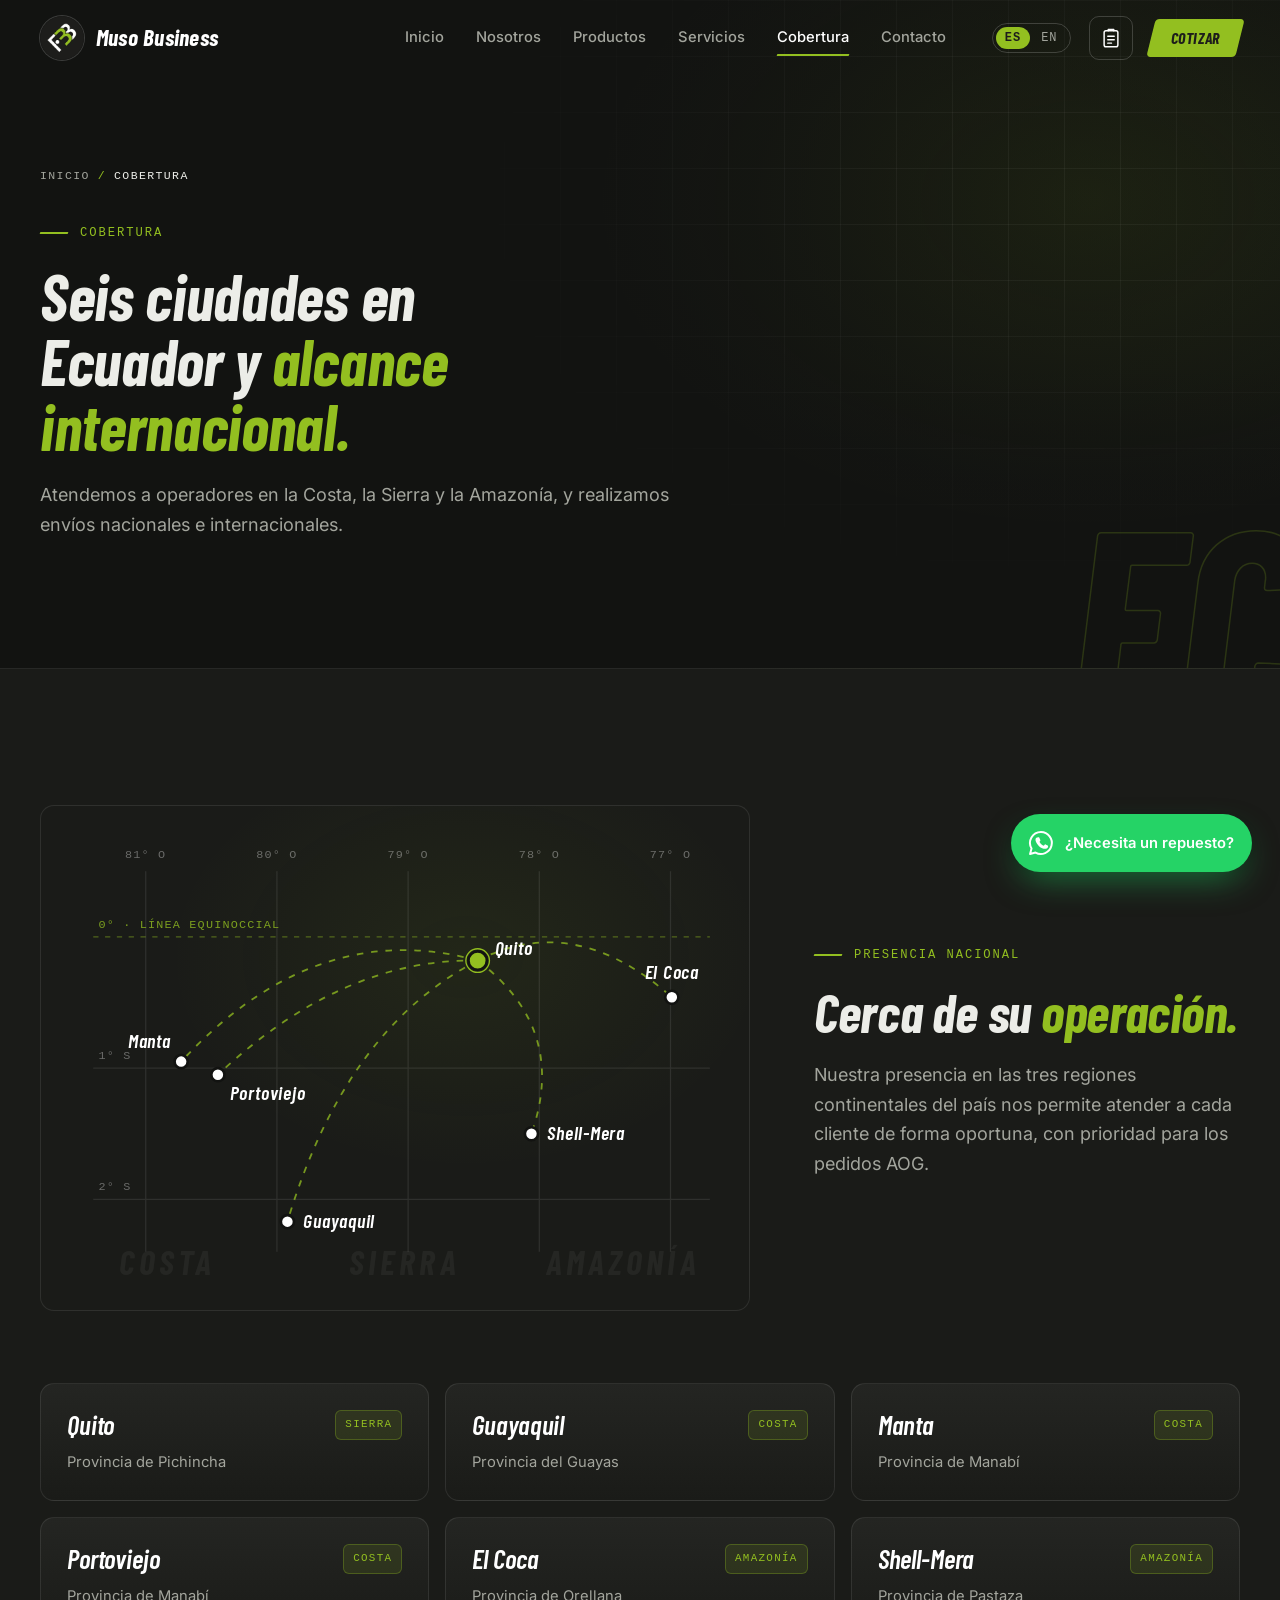
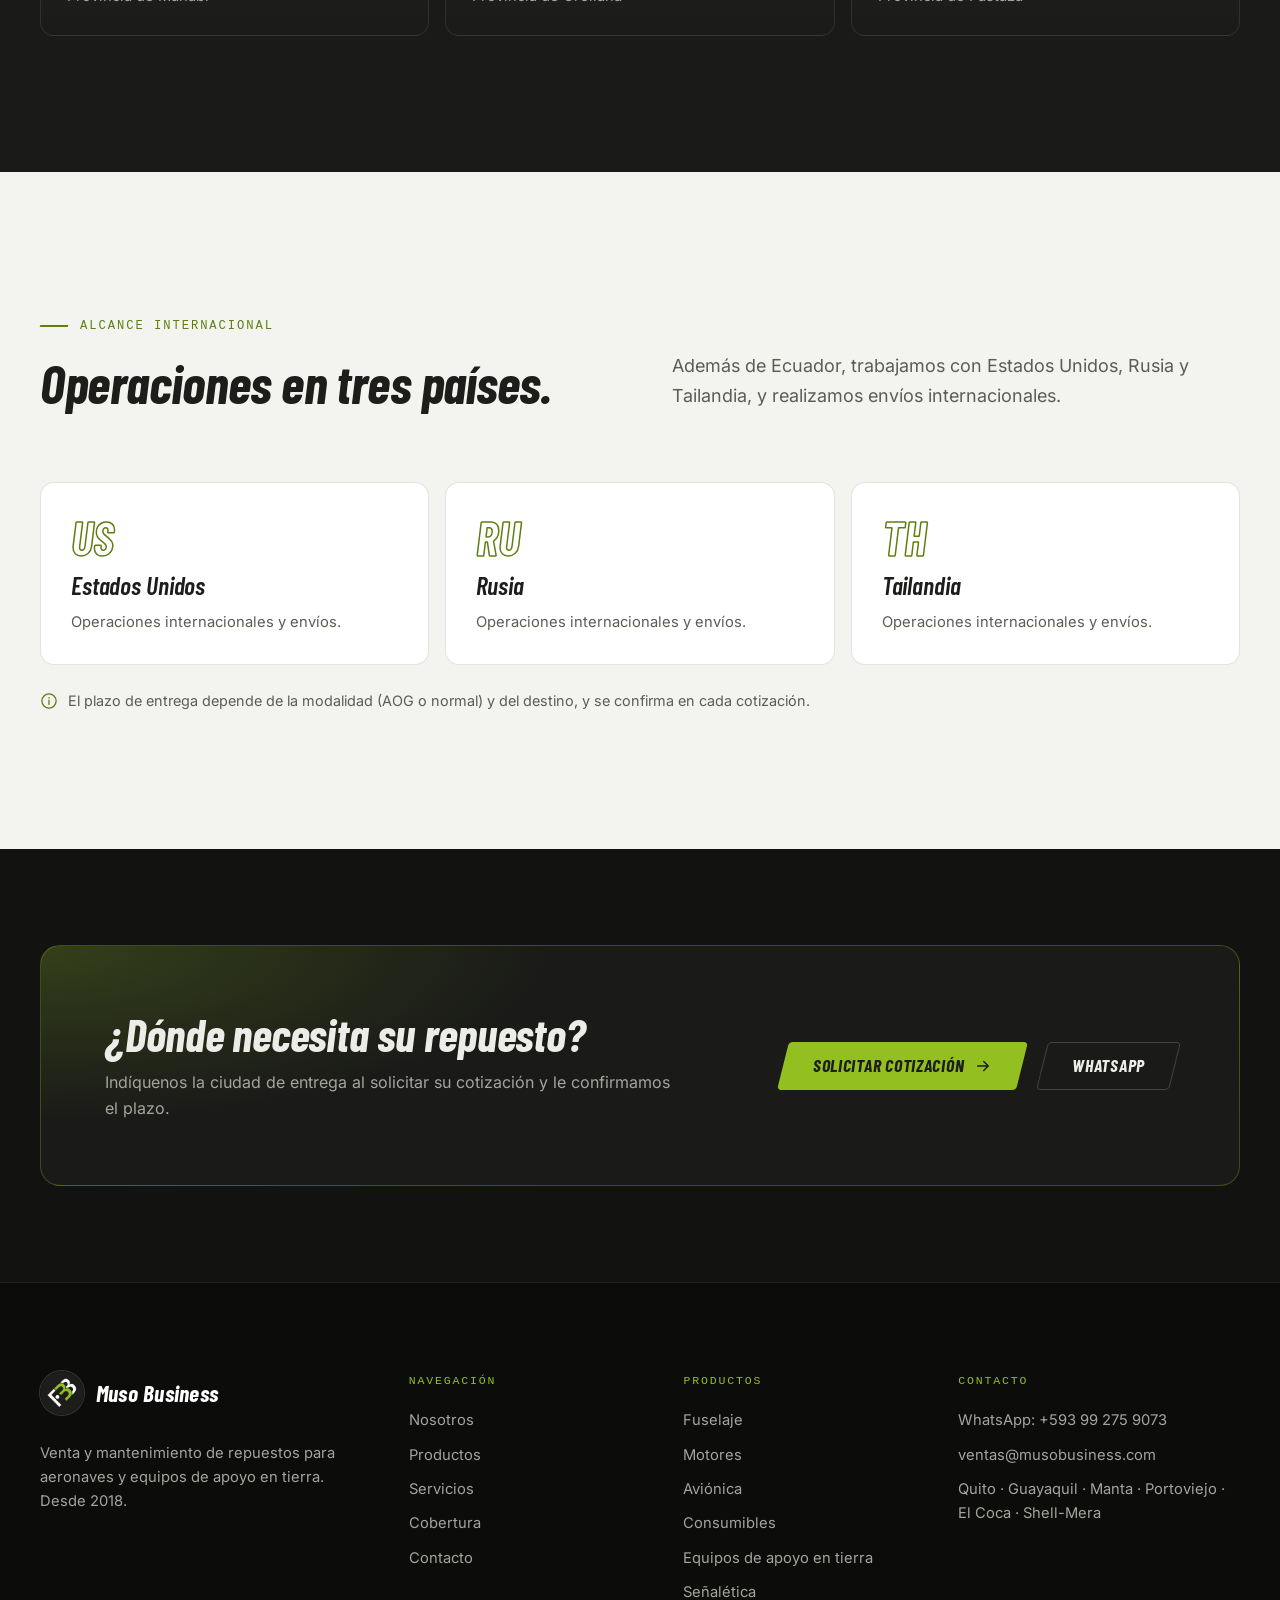
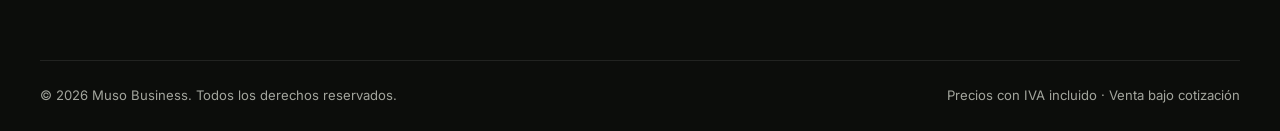
<file: cobertura.html>
<!DOCTYPE html>
<html lang="es">
<head>
  <meta charset="utf-8">
  <meta name="viewport" content="width=device-width, initial-scale=1">
  <script>document.documentElement.classList.add('js');</script>

  <!-- SEO -->
  <title>Cobertura en Ecuador y envíos internacionales | Muso Business</title>
  <meta name="description" content="Presencia en Quito, Guayaquil, Manta, Portoviejo, El Coca y Shell-Mera, con envíos internacionales y operaciones en EE. UU., Rusia y Tailandia.">
  <meta name="robots" content="index, follow, max-image-preview:large">
  <meta name="author" content="Muso Business">
  <meta name="theme-color" content="#1D1D1B">
  <link rel="canonical" href="https://www.musobusiness.com/cobertura.html">
  <link rel="alternate" hreflang="es" href="https://www.musobusiness.com/cobertura.html">
  <link rel="alternate" hreflang="en" href="https://www.musobusiness.com/en/coverage.html">
  <link rel="alternate" hreflang="x-default" href="https://www.musobusiness.com/cobertura.html">

  <!-- Open Graph / redes sociales -->
  <meta property="og:type" content="website">
  <meta property="og:site_name" content="Muso Business">
  <meta property="og:locale" content="es_EC">
  <meta property="og:locale:alternate" content="en_US">
  <meta property="og:url" content="https://www.musobusiness.com/cobertura.html">
  <meta property="og:title" content="Cobertura en Ecuador y envíos internacionales | Muso Business">
  <meta property="og:description" content="Presencia en Quito, Guayaquil, Manta, Portoviejo, El Coca y Shell-Mera, con envíos internacionales y operaciones en EE. UU., Rusia y Tailandia.">
  <meta property="og:image" content="https://www.musobusiness.com/assets/img/og-muso.jpg">
  <meta property="og:image:width" content="1200">
  <meta property="og:image:height" content="630">
  <meta property="og:image:alt" content="Muso Business — Repuestos aeronáuticos en Ecuador">
  <meta name="twitter:card" content="summary_large_image">

  <!-- Iconos -->
  <link rel="icon" href="assets/img/favicon.ico" sizes="any">
  <link rel="icon" type="image/png" href="assets/img/favicon-48.png" sizes="48x48">
  <link rel="apple-touch-icon" href="assets/img/apple-touch-icon.png">

  <!-- Fuentes y estilos -->
  <link rel="preload" href="assets/fonts/barlow-condensed-latin-700-italic.woff2" as="font" type="font/woff2" crossorigin>
  <link rel="preload" href="assets/fonts/inter-latin-wght-normal.woff2" as="font" type="font/woff2" crossorigin>
  <link rel="stylesheet" href="assets/css/styles.css">

  <!-- Datos estructurados (Schema.org) -->
  <script type="application/ld+json">
{
  "@context": "https://schema.org",
  "@graph": [
    {
      "@type": "WebPage",
      "@id": "https://www.musobusiness.com/cobertura.html#webpage",
      "url": "https://www.musobusiness.com/cobertura.html",
      "name": "Cobertura en Ecuador y envíos internacionales | Muso Business",
      "description": "Presencia en Quito, Guayaquil, Manta, Portoviejo, El Coca y Shell-Mera, con envíos internacionales y operaciones en EE. UU., Rusia y Tailandia.",
      "inLanguage": "es",
      "isPartOf": {
        "@id": "https://www.musobusiness.com/#website"
      },
      "about": {
        "@id": "https://www.musobusiness.com/#organization"
      }
    },
    {
      "@type": "BreadcrumbList",
      "itemListElement": [
        {
          "@type": "ListItem",
          "position": 1,
          "name": "Inicio",
          "item": "https://www.musobusiness.com/"
        },
        {
          "@type": "ListItem",
          "position": 2,
          "name": "Cobertura",
          "item": "https://www.musobusiness.com/cobertura.html"
        }
      ]
    }
  ]
}
  </script>
</head>
<body>
  <a class="skip-link" href="#contenido">Saltar al contenido</a>

  <!-- Iconos SVG reutilizables -->
  <svg width="0" height="0" style="position:absolute" aria-hidden="true" focusable="false">
    <defs>
      <symbol id="i-arrow" viewBox="0 0 24 24" fill="none" stroke="currentColor" stroke-width="2" stroke-linecap="round" stroke-linejoin="round"><path d="M5 12h14M13 6l6 6-6 6"/></symbol>
      <symbol id="i-plane" viewBox="0 0 24 24" fill="none" stroke="currentColor" stroke-width="1.6" stroke-linejoin="round"><path d="M12 2.5c.9 0 1.5 1.2 1.5 3v4.2l7.5 4.3v2.2l-7.5-2.3v4.4l2.2 1.7v1.6L12 20.6l-3.7 1v-1.6l2.2-1.7v-4.4L3 16.2V14l7.5-4.3V5.5c0-1.8.6-3 1.5-3z"/></symbol>
      <symbol id="i-engine" viewBox="0 0 24 24" fill="none" stroke="currentColor" stroke-width="1.6" stroke-linecap="round"><circle cx="12" cy="12" r="9.5"/><circle cx="12" cy="12" r="2.2"/><path d="M13.9 10.9c1.2-2.4 2.9-3.9 4.9-4.4"/><path d="M13.9 10.9c1.2-2.4 2.9-3.9 4.9-4.4" transform="rotate(72 12 12)"/><path d="M13.9 10.9c1.2-2.4 2.9-3.9 4.9-4.4" transform="rotate(144 12 12)"/><path d="M13.9 10.9c1.2-2.4 2.9-3.9 4.9-4.4" transform="rotate(216 12 12)"/><path d="M13.9 10.9c1.2-2.4 2.9-3.9 4.9-4.4" transform="rotate(288 12 12)"/></symbol>
      <symbol id="i-gauge" viewBox="0 0 24 24" fill="none" stroke="currentColor" stroke-width="1.6" stroke-linecap="round"><circle cx="12" cy="12" r="9.5"/><path d="M12 12l4.2-4.2M12 4.8v1.8M19.2 12h-1.8M4.8 12h1.8M6.9 6.9l1.3 1.3M17.1 6.9l-1.3 1.3"/><circle cx="12" cy="12" r="1.2" fill="currentColor"/><path d="M8.5 16.8h7"/></symbol>
      <symbol id="i-drop" viewBox="0 0 24 24" fill="none" stroke="currentColor" stroke-width="1.6" stroke-linecap="round" stroke-linejoin="round"><path d="M12 2.8s-6.2 6.8-6.2 11.4a6.2 6.2 0 0 0 12.4 0C18.2 9.6 12 2.8 12 2.8z"/><path d="M9.3 14.6a2.8 2.8 0 0 0 2.7 2.6"/></symbol>
      <symbol id="i-stairs" viewBox="0 0 24 24" fill="none" stroke="currentColor" stroke-width="1.6" stroke-linecap="round" stroke-linejoin="round"><path d="M3 17.5h4.5v-4h4v-4h4v-4H20"/><path d="M5 17.5 18.5 4"/><circle cx="6" cy="20.5" r="1.3"/><circle cx="17" cy="20.5" r="1.3"/><path d="M3 17.5h17"/></symbol>
      <symbol id="i-cone" viewBox="0 0 24 24" fill="none" stroke="currentColor" stroke-width="1.6" stroke-linecap="round" stroke-linejoin="round"><path d="M9.6 3.5h4.8l4.4 16H5.2z"/><path d="M7.9 10h8.2M6.6 14.8h10.8M3 19.5h18"/></symbol>
      <symbol id="i-shield" viewBox="0 0 24 24" fill="none" stroke="currentColor" stroke-width="1.6" stroke-linecap="round" stroke-linejoin="round"><path d="M12 2.8l8 3v6c0 5-3.4 8.3-8 9.4-4.6-1.1-8-4.4-8-9.4v-6z"/><path d="M8.6 12.2l2.4 2.4 4.6-4.8"/></symbol>
      <symbol id="i-wrench" viewBox="0 0 24 24" fill="none" stroke="currentColor" stroke-width="1.6" stroke-linecap="round" stroke-linejoin="round"><path d="M14.7 6.3a4 4 0 0 0-5.3 5.3L3.5 17.5l3 3 5.9-5.9a4 4 0 0 0 5.3-5.3l-2.5 2.5-2.5-.5-.5-2.5z"/></symbol>
      <symbol id="i-tag" viewBox="0 0 24 24" fill="none" stroke="currentColor" stroke-width="1.6" stroke-linecap="round" stroke-linejoin="round"><path d="M3 12.2V4a1 1 0 0 1 1-1h8.2l8.8 8.8-9 9z"/><circle cx="7.6" cy="7.6" r="1.5"/></symbol>
      <symbol id="i-clock" viewBox="0 0 24 24" fill="none" stroke="currentColor" stroke-width="1.6" stroke-linecap="round"><circle cx="12" cy="12" r="9.5"/><path d="M12 6.8V12l3.4 2.2"/></symbol>
      <symbol id="i-card" viewBox="0 0 24 24" fill="none" stroke="currentColor" stroke-width="1.6" stroke-linecap="round"><rect x="2.5" y="5" width="19" height="14" rx="2"/><path d="M2.5 9.8h19M6 15h4"/></symbol>
      <symbol id="i-globe" viewBox="0 0 24 24" fill="none" stroke="currentColor" stroke-width="1.6"><circle cx="12" cy="12" r="9.5"/><path d="M2.5 12h19M12 2.5c2.9 3.2 2.9 15.8 0 19M12 2.5c-2.9 3.2-2.9 15.8 0 19"/></symbol>
      <symbol id="i-mail" viewBox="0 0 24 24" fill="none" stroke="currentColor" stroke-width="1.6" stroke-linejoin="round"><rect x="3" y="5" width="18" height="14" rx="2"/><path d="M3.6 6.5 12 13l8.4-6.5"/></symbol>
      <symbol id="i-pin" viewBox="0 0 24 24" fill="none" stroke="currentColor" stroke-width="1.6"><path d="M12 21.2s-7-6.2-7-11.6a7 7 0 0 1 14 0c0 5.4-7 11.6-7 11.6z"/><circle cx="12" cy="9.6" r="2.5"/></symbol>
      <symbol id="i-up-right" viewBox="0 0 24 24" fill="none" stroke="currentColor" stroke-width="2" stroke-linecap="round" stroke-linejoin="round"><path d="M7 17 17 7M9 7h8v8"/></symbol>
      <symbol id="i-wa" viewBox="0 0 24 24"><path fill="none" stroke="currentColor" stroke-width="1.7" stroke-linejoin="round" d="M12 2.6a9.4 9.4 0 0 0-8.1 14.2L2.6 21.4l4.7-1.2A9.4 9.4 0 1 0 12 2.6z"/><path fill="currentColor" d="M8.7 7.4c.2-.4.4-.4.7-.4h.6c.2 0 .4 0 .6.5l.8 1.9c.1.2.1.4 0 .6l-.5.7c-.1.2-.2.3 0 .6.4.7 1 1.4 1.6 1.9.7.6 1.3.8 1.6 1 .2.1.4.1.5-.1l.7-.8c.2-.2.4-.2.6-.1l1.8.9c.2.1.4.2.4.4 0 .3 0 1-.4 1.5-.4.5-1.3 1-2 1-1.4.1-3.6-.6-5.4-2.3-1.8-1.7-2.8-3.6-3-5-.1-.9.3-1.7.5-2.1z"/></symbol>
      <symbol id="i-list" viewBox="0 0 24 24" fill="none" stroke="currentColor" stroke-width="1.6" stroke-linecap="round" stroke-linejoin="round"><rect x="4.5" y="4" width="15" height="17.5" rx="2"/><path d="M9 4V2.8h6V4M8.5 10h7M8.5 13.8h7M8.5 17.6h4"/></symbol>
      <symbol id="i-close" viewBox="0 0 24 24" fill="none" stroke="currentColor" stroke-width="2" stroke-linecap="round"><path d="M6 6l12 12M18 6 6 18"/></symbol>
      <symbol id="i-search" viewBox="0 0 24 24" fill="none" stroke="currentColor" stroke-width="1.8" stroke-linecap="round"><circle cx="11" cy="11" r="7"/><path d="M20.5 20.5l-4.6-4.6"/></symbol>
      <symbol id="i-minus" viewBox="0 0 24 24" fill="none" stroke="currentColor" stroke-width="2" stroke-linecap="round"><path d="M5 12h14"/></symbol>
      <symbol id="i-plus" viewBox="0 0 24 24" fill="none" stroke="currentColor" stroke-width="2" stroke-linecap="round"><path d="M12 5v14M5 12h14"/></symbol>
      <symbol id="i-trash" viewBox="0 0 24 24" fill="none" stroke="currentColor" stroke-width="1.6" stroke-linecap="round" stroke-linejoin="round"><path d="M4 7h16M10 11v6M14 11v6M6 7l1 13h10l1-13M9 7V4h6v3"/></symbol>
      <symbol id="i-check" viewBox="0 0 24 24" fill="none" stroke="currentColor" stroke-width="2.2" stroke-linecap="round" stroke-linejoin="round"><path d="M5 12.5l4.5 4.5L19 7.5"/></symbol>
      <symbol id="i-info" viewBox="0 0 24 24" fill="none" stroke="currentColor" stroke-width="1.7" stroke-linecap="round"><circle cx="12" cy="12" r="9.5"/><path d="M12 11v5.5M12 7.6v.4"/></symbol>
    </defs>
  </svg>

  <header class="site-header">
    <div class="container header-inner">
      <a class="brand" href="./" aria-label="Muso Business — Inicio">
        <img src="assets/img/logo-muso.webp" width="44" height="44" alt="" fetchpriority="high">
        <span class="brand-name">Muso Business</span>
      </a>

      <nav class="main-nav" id="main-nav" aria-label="Navegación principal">
        <ul class="nav-list" role="list">
          <li><a href="./">Inicio</a></li>
          <li><a href="nosotros.html">Nosotros</a></li>
          <li><a href="productos.html">Productos</a></li>
          <li><a href="servicios.html">Servicios</a></li>
          <li><a href="cobertura.html" aria-current="page">Cobertura</a></li>
          <li><a href="contacto.html">Contacto</a></li>
        </ul>
        <div class="lang-switch" aria-label="Idioma">
          <span aria-current="true" lang="es">ES</span>
          <a href="en/coverage.html" hreflang="en" lang="en">EN</a>
        </div>
        <a class="btn nav-cta" href="contacto.html#cotizar">Solicitar cotización</a>
      </nav>

      <div class="header-actions">
        <div class="lang-switch" aria-label="Idioma">
          <span aria-current="true" lang="es">ES</span>
          <a href="en/coverage.html" hreflang="en" lang="en">EN</a>
        </div>
        <button class="quote-btn" type="button" data-quote-open aria-label="Abrir lista de cotización" aria-controls="quote-drawer">
          <svg aria-hidden="true"><use href="#i-list"/></svg>
          <span class="quote-count" data-quote-count>0</span>
        </button>
        <a class="btn btn--sm" href="contacto.html#cotizar">Cotizar</a>
        <button class="nav-toggle" type="button" aria-expanded="false" aria-controls="main-nav" aria-label="Abrir menú">
          <span></span><span></span><span></span>
        </button>
      </div>
    </div>
  </header>

  <main id="contenido">
<section class="page-hero page-hero--photo" data-mark="EC">
      <picture class="page-hero-bg" aria-hidden="true">
        <source media="(max-width: 700px)" srcset="assets/img/hero-cobertura-sm.webp">
        <img src="assets/img/hero-cobertura.webp" alt="" width="1920" height="1080" fetchpriority="high" decoding="async">
      </picture>
      <div class="container">
        <nav class="breadcrumb" aria-label="Ruta de navegación"><ol><li><a href="./">Inicio</a></li><li aria-current="page">Cobertura</li></ol></nav>
        <p class="eyebrow">Cobertura</p>
        <h1>Seis ciudades en Ecuador y <span class="accent">alcance internacional.</span></h1>
        <p class="lead">Atendemos a operadores en la Costa, la Sierra y la Amazonía, y realizamos envíos nacionales e internacionales.</p>
      </div>
    </section>

    <!-- ===================== MAPA Y CIUDADES ===================== -->
    <section class="section section--carbon" aria-labelledby="cities-title">
      <div class="container">
        <div class="coverage-grid" style="margin-bottom: clamp(40px, 6vw, 72px)">
          <figure class="chart" data-reveal>
          <svg viewBox="0 0 500 345" role="img" aria-labelledby="cov-chart-title">
            <title id="cov-chart-title">Carta de cobertura: Quito, Guayaquil, Manta, Portoviejo, El Coca y Shell-Mera</title>
            <!-- retícula (latitud / longitud) -->
            <path class="grat" d="M60 30V320M160 30V320M260 30V320M360 30V320M460 30V320M20 180H490M20 280H490"/>
            <path class="grat grat--eq" d="M20 80H490"/>
            <text class="grat-label grat-label--eq" x="24" y="73">0° · LÍNEA EQUINOCCIAL</text>
            <text class="grat-label" x="24" y="173">1° S</text>
            <text class="grat-label" x="24" y="273">2° S</text>
            <text class="grat-label" x="60" y="20" text-anchor="middle">81° O</text>
            <text class="grat-label" x="160" y="20" text-anchor="middle">80° O</text>
            <text class="grat-label" x="260" y="20" text-anchor="middle">79° O</text>
            <text class="grat-label" x="360" y="20" text-anchor="middle">78° O</text>
            <text class="grat-label" x="460" y="20" text-anchor="middle">77° O</text>
            <text class="region-label" x="40" y="338">COSTA</text>
            <text class="region-label" x="215" y="338">SIERRA</text>
            <text class="region-label" x="365" y="338">AMAZONÍA</text>

            <!-- rutas desde Quito -->
            <path class="route" d="M313 98 Q387 60 461 126"/>
            <path class="route" d="M313 98 Q382 150 354 230"/>
            <path class="route" d="M313 98 Q212 150 168 297"/>
            <path class="route" d="M313 98 Q210 96 115 185"/>
            <path class="route" d="M313 98 Q190 64 87 175"/>

            <!-- ciudades -->
            <circle class="city-ring" cx="313" cy="98" r="9"/>
            <circle class="city-dot city-hub" cx="313" cy="98" r="7"/>
            <circle class="city-dot" cx="461" cy="126" r="5"/>
            <circle class="city-dot" cx="354" cy="230" r="5"/>
            <circle class="city-dot" cx="168" cy="297" r="5"/>
            <circle class="city-dot" cx="115" cy="185" r="5"/>
            <circle class="city-dot" cx="87" cy="175" r="5"/>
            <text class="city-label" x="326" y="94">Quito</text>
            <text class="city-label" x="461" y="112" text-anchor="middle">El Coca</text>
            <text class="city-label" x="366" y="235">Shell-Mera</text>
            <text class="city-label" x="180" y="302">Guayaquil</text>
            <text class="city-label" x="124" y="204">Portoviejo</text>
            <text class="city-label" x="79" y="165" text-anchor="end">Manta</text>
          </svg>
        </figure>
          <div>
            <p class="eyebrow" data-reveal>Presencia nacional</p>
            <h2 id="cities-title" data-reveal data-delay="1">Cerca de su <span class="accent">operación.</span></h2>
            <p class="lead" data-reveal data-delay="2">Nuestra presencia en las tres regiones continentales del país nos permite atender a cada cliente de forma oportuna, con prioridad para los pedidos AOG.</p>
          </div>
        </div>
        <div class="city-grid">
          <article class="city-card" data-reveal>
            <header><h3>Quito</h3><span class="region">Sierra</span></header>
            <p>Provincia de Pichincha</p>
          </article>
          <article class="city-card" data-reveal data-delay="1">
            <header><h3>Guayaquil</h3><span class="region">Costa</span></header>
            <p>Provincia del Guayas</p>
          </article>
          <article class="city-card" data-reveal data-delay="2">
            <header><h3>Manta</h3><span class="region">Costa</span></header>
            <p>Provincia de Manabí</p>
          </article>
          <article class="city-card" data-reveal>
            <header><h3>Portoviejo</h3><span class="region">Costa</span></header>
            <p>Provincia de Manabí</p>
          </article>
          <article class="city-card" data-reveal data-delay="1">
            <header><h3>El Coca</h3><span class="region">Amazonía</span></header>
            <p>Provincia de Orellana</p>
          </article>
          <article class="city-card" data-reveal data-delay="2">
            <header><h3>Shell-Mera</h3><span class="region">Amazonía</span></header>
            <p>Provincia de Pastaza</p>
          </article>
        </div>
      </div>
    </section>

    <!-- ===================== INTERNACIONAL ===================== -->
    <section class="section section--light" aria-labelledby="intl-title">
      <div class="container">
        <div class="section-head section-head--split">
          <div>
            <p class="eyebrow" data-reveal>Alcance internacional</p>
            <h2 id="intl-title" data-reveal data-delay="1">Operaciones en tres países.</h2>
          </div>
          <p class="lead" data-reveal data-delay="2">Además de Ecuador, trabajamos con Estados Unidos, Rusia y Tailandia, y realizamos envíos internacionales.</p>
        </div>
        <div class="country-grid">
          <article class="country-card" data-reveal>
            <span class="code" aria-hidden="true">US</span>
            <h3>Estados Unidos</h3>
            <p>Operaciones internacionales y envíos.</p>
          </article>
          <article class="country-card" data-reveal data-delay="1">
            <span class="code" aria-hidden="true">RU</span>
            <h3>Rusia</h3>
            <p>Operaciones internacionales y envíos.</p>
          </article>
          <article class="country-card" data-reveal data-delay="2">
            <span class="code" aria-hidden="true">TH</span>
            <h3>Tailandia</h3>
            <p>Operaciones internacionales y envíos.</p>
          </article>
        </div>
        <p class="note" data-reveal><svg aria-hidden="true"><use href="#i-info"/></svg><span>El plazo de entrega depende de la modalidad (AOG o normal) y del destino, y se confirma en cada cotización.</span></p>
      </div>
    </section>

    <!-- ===================== CTA ===================== -->
    <section class="section section--tight" aria-label="Solicitar cotización">
      <div class="container">
        <div class="cta-band" data-reveal>
          <div>
            <h2>¿Dónde necesita su repuesto?</h2>
            <p>Indíquenos la ciudad de entrega al solicitar su cotización y le confirmamos el plazo.</p>
          </div>
          <div class="actions">
            <a class="btn" href="contacto.html#cotizar">Solicitar cotización <svg aria-hidden="true"><use href="#i-arrow"/></svg></a>
            <a class="btn btn--ghost" href="https://wa.me/593992759073" data-wa>WhatsApp</a>
          </div>
        </div>
      </div>
    </section>
  </main>

  <footer class="site-footer">
    <div class="container">
      <div class="footer-grid">
        <div class="footer-brand">
          <a class="brand" href="./" aria-label="Muso Business — Inicio">
            <img src="assets/img/logo-muso.webp" width="44" height="44" alt="" loading="lazy">
            <span class="brand-name">Muso Business</span>
          </a>
          <p>Venta y mantenimiento de repuestos para aeronaves y equipos de apoyo en tierra. Desde 2018.</p>
        </div>
        <div>
          <h4>Navegación</h4>
          <ul class="footer-links" role="list">
            <li><a href="nosotros.html">Nosotros</a></li>
            <li><a href="productos.html">Productos</a></li>
            <li><a href="servicios.html">Servicios</a></li>
            <li><a href="cobertura.html">Cobertura</a></li>
            <li><a href="contacto.html">Contacto</a></li>
          </ul>
        </div>
        <div>
          <h4>Productos</h4>
          <ul class="footer-links" role="list">
            <li><a href="productos.html#fuselaje">Fuselaje</a></li>
            <li><a href="productos.html#motores">Motores</a></li>
            <li><a href="productos.html#avionica">Aviónica</a></li>
            <li><a href="productos.html#consumibles">Consumibles</a></li>
            <li><a href="productos.html#gse">Equipos de apoyo en tierra</a></li>
            <li><a href="productos.html#senaletica">Señalética</a></li>
          </ul>
        </div>
        <div>
          <h4>Contacto</h4>
          <ul class="footer-links" role="list">
            <li><a href="https://wa.me/593992759073" data-wa>WhatsApp: +593 99 275 9073</a></li>
            <li><a href="mailto:ventas@musobusiness.com" data-email>ventas@musobusiness.com</a></li>
            <li>Quito · Guayaquil · Manta · Portoviejo · El Coca · Shell-Mera</li>
          </ul>
        </div>
      </div>
      <div class="footer-bottom">
        <span>© <span data-year>2026</span> Muso Business. Todos los derechos reservados.</span>
        <span>Precios con IVA incluido · Venta bajo cotización</span>
      </div>
    </div>
  </footer>

  <!-- WhatsApp flotante -->
  <a class="wa-float" href="https://wa.me/593992759073" data-wa aria-label="Escríbanos por WhatsApp">
    <svg aria-hidden="true"><use href="#i-wa"/></svg>
    <span class="wa-label">¿Necesita un repuesto?</span>
  </a>

  <!-- Lista de cotización -->
  <div class="drawer-backdrop" data-quote-close></div>
  <aside class="drawer" id="quote-drawer" role="dialog" aria-modal="true" aria-labelledby="drawer-title" aria-hidden="true">
    <div class="drawer-head">
      <div>
        <p class="eyebrow">Su selección</p>
        <h2 id="drawer-title">Lista de cotización</h2>
      </div>
      <button class="icon-btn" type="button" data-quote-close aria-label="Cerrar"><svg aria-hidden="true"><use href="#i-close"/></svg></button>
    </div>
    <form class="drawer-body" id="quote-list-form" novalidate>
      <div class="qadd">
        <label class="sr-only" for="qadd-pn">Pieza o número de parte</label>
        <input id="qadd-pn" type="text" placeholder="Agregar pieza o P/N" autocomplete="off">
        <label class="sr-only" for="qadd-qty">Cantidad</label>
        <input id="qadd-qty" type="number" min="1" value="1">
        <button class="icon-btn icon-btn--lime" type="button" data-qadd aria-label="Agregar"><svg aria-hidden="true"><use href="#i-plus"/></svg></button>
      </div>
      <ul class="qlist" role="list" data-qlist></ul>
      <p class="drawer-empty" data-qempty>Su lista está vacía. Agregue repuestos desde el <a href="productos.html">catálogo</a> o escriba un número de parte arriba.</p>
      <div class="drawer-fields">
        <p class="mini-label" id="qtype-l">Tipo de solicitud</p>
        <div class="mini-seg" role="radiogroup" aria-labelledby="qtype-l">
          <label><input type="radio" name="qtype" value="quote" checked>Cotización</label>
          <label><input type="radio" name="qtype" value="buy">Compra directa</label>
        </div>
        <p class="mini-label" id="qurg-l">Urgencia</p>
        <div class="mini-seg" role="radiogroup" aria-labelledby="qurg-l">
          <label><input type="radio" name="qurg" value="Normal" checked>Normal</label>
          <label><input type="radio" name="qurg" value="AOG">AOG</label>
        </div>
        <div class="form-grid">
          <div class="field">
            <label for="q-name">Nombre <span class="req">*</span></label>
            <input id="q-name" name="qname" type="text" autocomplete="name">
          </div>
          <div class="field">
            <label for="q-contact">Correo o teléfono <span class="req">*</span></label>
            <input id="q-contact" name="qcontact" type="text" autocomplete="email">
          </div>
          <div class="field field--full">
            <label for="q-company">Empresa</label>
            <input id="q-company" name="qcompany" type="text" autocomplete="organization">
          </div>
          <div class="field field--full">
            <label for="q-notes">Notas (aeronave, ciudad de entrega…)</label>
            <textarea id="q-notes" name="qnotes"></textarea>
          </div>
        </div>
      </div>
    </form>
    <div class="drawer-foot">
      <div class="drawer-actions">
        <button class="btn" type="submit" form="quote-list-form" value="whatsapp"><svg aria-hidden="true"><use href="#i-wa"/></svg> WhatsApp</button>
        <button class="btn btn--ghost" type="submit" form="quote-list-form" value="email">Correo</button>
      </div>
      <p class="form-status" data-qstatus role="status" aria-live="polite"></p>
      <button type="button" class="link-clear" data-qclear>Vaciar lista</button>
    </div>
  </aside>
  <div class="toast" data-toast role="status" aria-live="polite"></div>

  <script src="assets/js/main.js" defer></script>
  <script src="assets/js/cotizacion.js" defer></script>
</body>
</html>
</file>
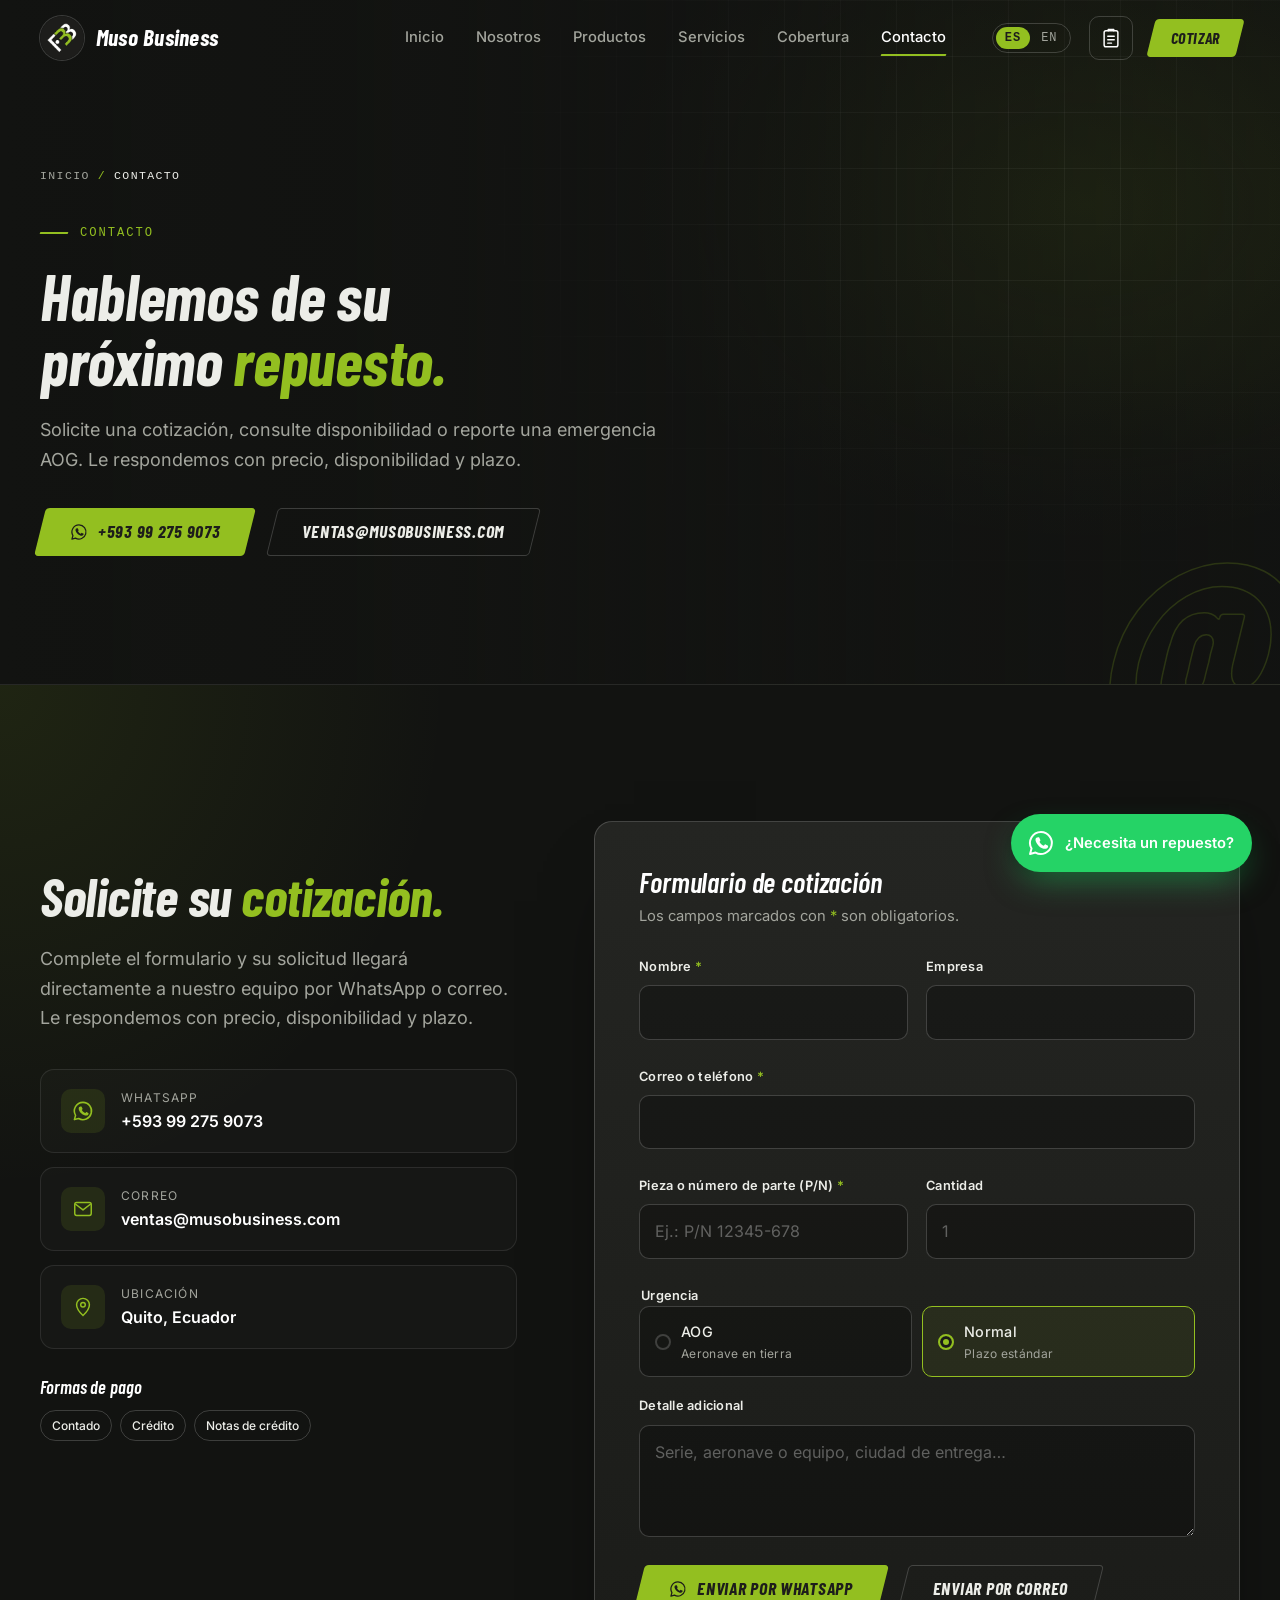
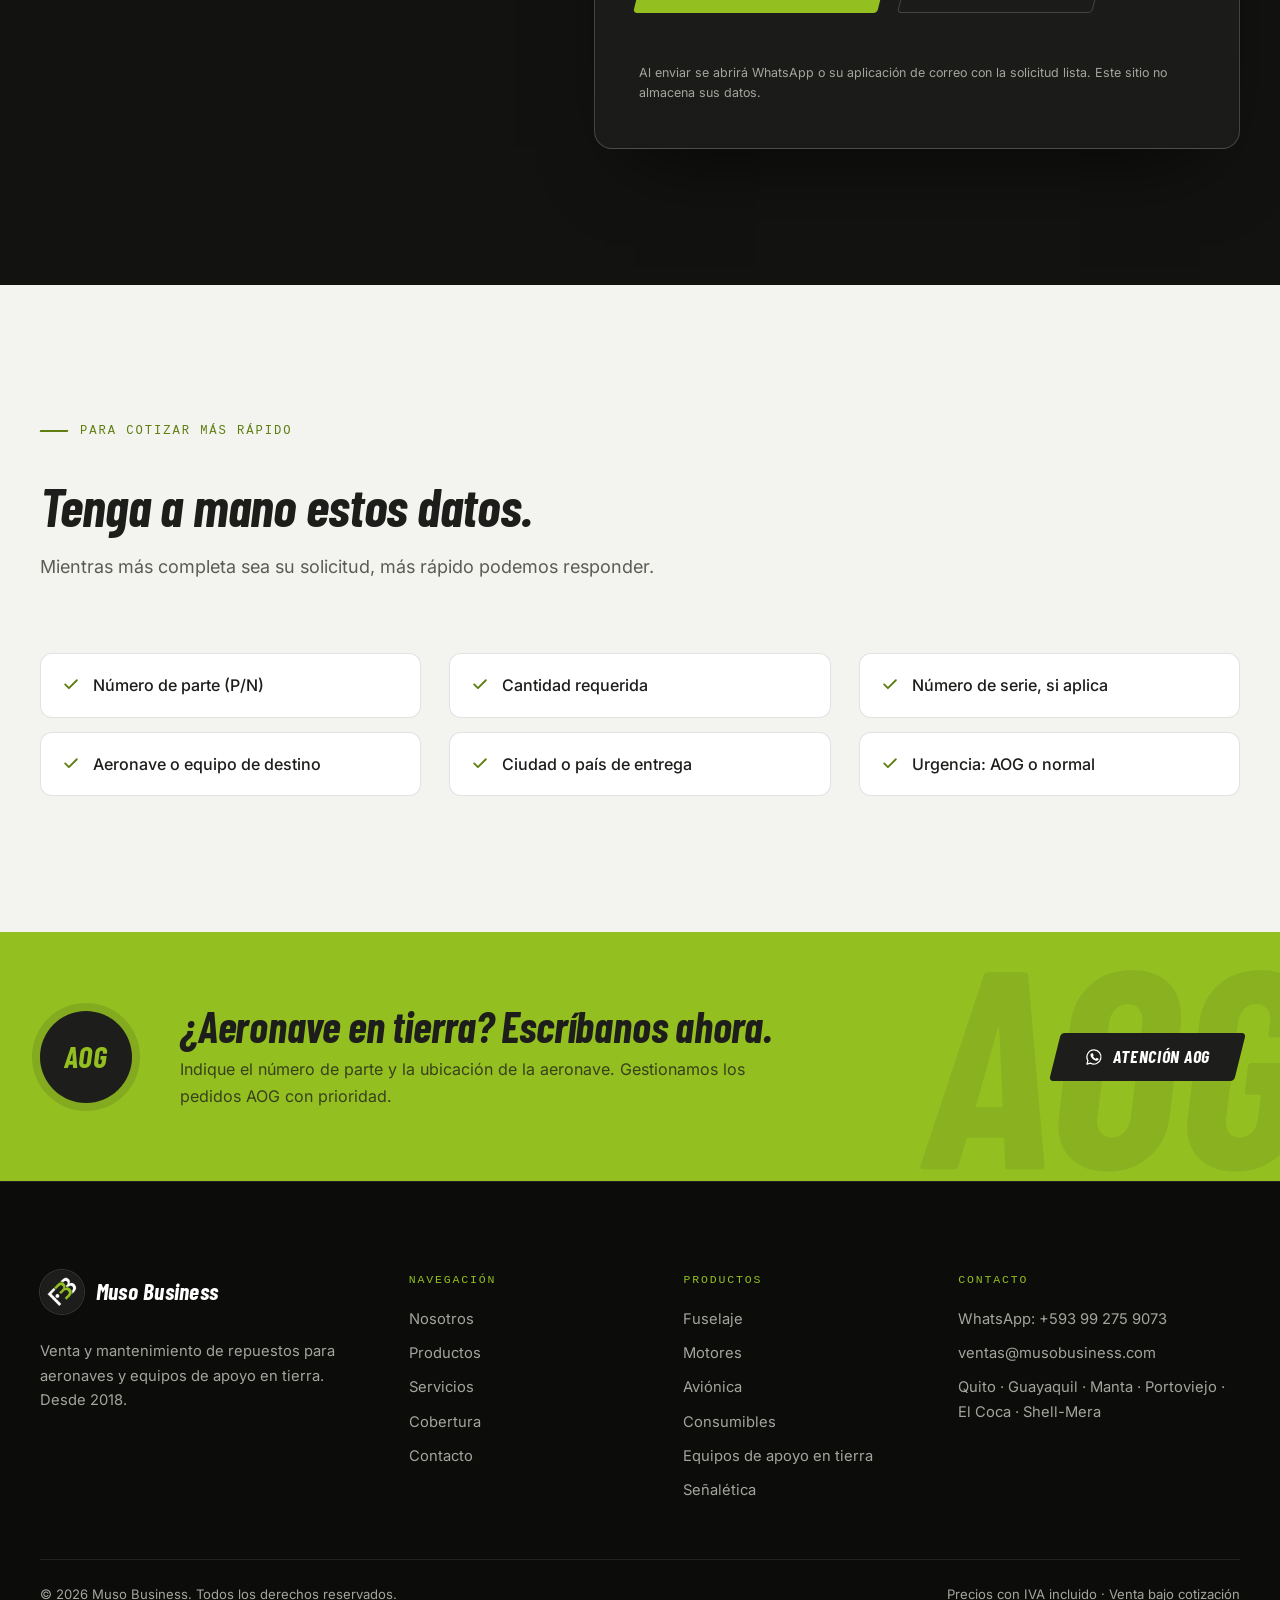
<file: contacto.html>
<!DOCTYPE html>
<html lang="es">
<head>
  <meta charset="utf-8">
  <meta name="viewport" content="width=device-width, initial-scale=1">
  <script>document.documentElement.classList.add('js');</script>

  <!-- SEO -->
  <title>Contacto y cotizaciones | Muso Business — Repuestos aeronáuticos</title>
  <meta name="description" content="Solicite su cotización de repuestos aeronáuticos por WhatsApp (+593 99 275 9073) o correo. Atención prioritaria AOG y envíos nacionales e internacionales.">
  <meta name="robots" content="index, follow, max-image-preview:large">
  <meta name="author" content="Muso Business">
  <meta name="theme-color" content="#1D1D1B">
  <link rel="canonical" href="https://www.musobusiness.com/contacto.html">
  <link rel="alternate" hreflang="es" href="https://www.musobusiness.com/contacto.html">
  <link rel="alternate" hreflang="en" href="https://www.musobusiness.com/en/contact.html">
  <link rel="alternate" hreflang="x-default" href="https://www.musobusiness.com/contacto.html">

  <!-- Open Graph / redes sociales -->
  <meta property="og:type" content="website">
  <meta property="og:site_name" content="Muso Business">
  <meta property="og:locale" content="es_EC">
  <meta property="og:locale:alternate" content="en_US">
  <meta property="og:url" content="https://www.musobusiness.com/contacto.html">
  <meta property="og:title" content="Contacto y cotizaciones | Muso Business — Repuestos aeronáuticos">
  <meta property="og:description" content="Solicite su cotización de repuestos aeronáuticos por WhatsApp (+593 99 275 9073) o correo. Atención prioritaria AOG y envíos nacionales e internacionales.">
  <meta property="og:image" content="https://www.musobusiness.com/assets/img/og-muso.jpg">
  <meta property="og:image:width" content="1200">
  <meta property="og:image:height" content="630">
  <meta property="og:image:alt" content="Muso Business — Repuestos aeronáuticos en Ecuador">
  <meta name="twitter:card" content="summary_large_image">

  <!-- Iconos -->
  <link rel="icon" href="assets/img/favicon.ico" sizes="any">
  <link rel="icon" type="image/png" href="assets/img/favicon-48.png" sizes="48x48">
  <link rel="apple-touch-icon" href="assets/img/apple-touch-icon.png">

  <!-- Fuentes y estilos -->
  <link rel="preload" href="assets/fonts/barlow-condensed-latin-700-italic.woff2" as="font" type="font/woff2" crossorigin>
  <link rel="preload" href="assets/fonts/inter-latin-wght-normal.woff2" as="font" type="font/woff2" crossorigin>
  <link rel="stylesheet" href="assets/css/styles.css">

  <!-- Datos estructurados (Schema.org) -->
  <script type="application/ld+json">
{
  "@context": "https://schema.org",
  "@graph": [
    {
      "@type": "ContactPage",
      "@id": "https://www.musobusiness.com/contacto.html#webpage",
      "url": "https://www.musobusiness.com/contacto.html",
      "name": "Contacto y cotizaciones | Muso Business — Repuestos aeronáuticos",
      "description": "Solicite su cotización de repuestos aeronáuticos por WhatsApp (+593 99 275 9073) o correo. Atención prioritaria AOG y envíos nacionales e internacionales.",
      "inLanguage": "es",
      "isPartOf": {
        "@id": "https://www.musobusiness.com/#website"
      },
      "about": {
        "@id": "https://www.musobusiness.com/#organization"
      }
    },
    {
      "@type": "BreadcrumbList",
      "itemListElement": [
        {
          "@type": "ListItem",
          "position": 1,
          "name": "Inicio",
          "item": "https://www.musobusiness.com/"
        },
        {
          "@type": "ListItem",
          "position": 2,
          "name": "Contacto",
          "item": "https://www.musobusiness.com/contacto.html"
        }
      ]
    }
  ]
}
  </script>
</head>
<body>
  <a class="skip-link" href="#contenido">Saltar al contenido</a>

  <!-- Iconos SVG reutilizables -->
  <svg width="0" height="0" style="position:absolute" aria-hidden="true" focusable="false">
    <defs>
      <symbol id="i-arrow" viewBox="0 0 24 24" fill="none" stroke="currentColor" stroke-width="2" stroke-linecap="round" stroke-linejoin="round"><path d="M5 12h14M13 6l6 6-6 6"/></symbol>
      <symbol id="i-plane" viewBox="0 0 24 24" fill="none" stroke="currentColor" stroke-width="1.6" stroke-linejoin="round"><path d="M12 2.5c.9 0 1.5 1.2 1.5 3v4.2l7.5 4.3v2.2l-7.5-2.3v4.4l2.2 1.7v1.6L12 20.6l-3.7 1v-1.6l2.2-1.7v-4.4L3 16.2V14l7.5-4.3V5.5c0-1.8.6-3 1.5-3z"/></symbol>
      <symbol id="i-engine" viewBox="0 0 24 24" fill="none" stroke="currentColor" stroke-width="1.6" stroke-linecap="round"><circle cx="12" cy="12" r="9.5"/><circle cx="12" cy="12" r="2.2"/><path d="M13.9 10.9c1.2-2.4 2.9-3.9 4.9-4.4"/><path d="M13.9 10.9c1.2-2.4 2.9-3.9 4.9-4.4" transform="rotate(72 12 12)"/><path d="M13.9 10.9c1.2-2.4 2.9-3.9 4.9-4.4" transform="rotate(144 12 12)"/><path d="M13.9 10.9c1.2-2.4 2.9-3.9 4.9-4.4" transform="rotate(216 12 12)"/><path d="M13.9 10.9c1.2-2.4 2.9-3.9 4.9-4.4" transform="rotate(288 12 12)"/></symbol>
      <symbol id="i-gauge" viewBox="0 0 24 24" fill="none" stroke="currentColor" stroke-width="1.6" stroke-linecap="round"><circle cx="12" cy="12" r="9.5"/><path d="M12 12l4.2-4.2M12 4.8v1.8M19.2 12h-1.8M4.8 12h1.8M6.9 6.9l1.3 1.3M17.1 6.9l-1.3 1.3"/><circle cx="12" cy="12" r="1.2" fill="currentColor"/><path d="M8.5 16.8h7"/></symbol>
      <symbol id="i-drop" viewBox="0 0 24 24" fill="none" stroke="currentColor" stroke-width="1.6" stroke-linecap="round" stroke-linejoin="round"><path d="M12 2.8s-6.2 6.8-6.2 11.4a6.2 6.2 0 0 0 12.4 0C18.2 9.6 12 2.8 12 2.8z"/><path d="M9.3 14.6a2.8 2.8 0 0 0 2.7 2.6"/></symbol>
      <symbol id="i-stairs" viewBox="0 0 24 24" fill="none" stroke="currentColor" stroke-width="1.6" stroke-linecap="round" stroke-linejoin="round"><path d="M3 17.5h4.5v-4h4v-4h4v-4H20"/><path d="M5 17.5 18.5 4"/><circle cx="6" cy="20.5" r="1.3"/><circle cx="17" cy="20.5" r="1.3"/><path d="M3 17.5h17"/></symbol>
      <symbol id="i-cone" viewBox="0 0 24 24" fill="none" stroke="currentColor" stroke-width="1.6" stroke-linecap="round" stroke-linejoin="round"><path d="M9.6 3.5h4.8l4.4 16H5.2z"/><path d="M7.9 10h8.2M6.6 14.8h10.8M3 19.5h18"/></symbol>
      <symbol id="i-shield" viewBox="0 0 24 24" fill="none" stroke="currentColor" stroke-width="1.6" stroke-linecap="round" stroke-linejoin="round"><path d="M12 2.8l8 3v6c0 5-3.4 8.3-8 9.4-4.6-1.1-8-4.4-8-9.4v-6z"/><path d="M8.6 12.2l2.4 2.4 4.6-4.8"/></symbol>
      <symbol id="i-wrench" viewBox="0 0 24 24" fill="none" stroke="currentColor" stroke-width="1.6" stroke-linecap="round" stroke-linejoin="round"><path d="M14.7 6.3a4 4 0 0 0-5.3 5.3L3.5 17.5l3 3 5.9-5.9a4 4 0 0 0 5.3-5.3l-2.5 2.5-2.5-.5-.5-2.5z"/></symbol>
      <symbol id="i-tag" viewBox="0 0 24 24" fill="none" stroke="currentColor" stroke-width="1.6" stroke-linecap="round" stroke-linejoin="round"><path d="M3 12.2V4a1 1 0 0 1 1-1h8.2l8.8 8.8-9 9z"/><circle cx="7.6" cy="7.6" r="1.5"/></symbol>
      <symbol id="i-clock" viewBox="0 0 24 24" fill="none" stroke="currentColor" stroke-width="1.6" stroke-linecap="round"><circle cx="12" cy="12" r="9.5"/><path d="M12 6.8V12l3.4 2.2"/></symbol>
      <symbol id="i-card" viewBox="0 0 24 24" fill="none" stroke="currentColor" stroke-width="1.6" stroke-linecap="round"><rect x="2.5" y="5" width="19" height="14" rx="2"/><path d="M2.5 9.8h19M6 15h4"/></symbol>
      <symbol id="i-globe" viewBox="0 0 24 24" fill="none" stroke="currentColor" stroke-width="1.6"><circle cx="12" cy="12" r="9.5"/><path d="M2.5 12h19M12 2.5c2.9 3.2 2.9 15.8 0 19M12 2.5c-2.9 3.2-2.9 15.8 0 19"/></symbol>
      <symbol id="i-mail" viewBox="0 0 24 24" fill="none" stroke="currentColor" stroke-width="1.6" stroke-linejoin="round"><rect x="3" y="5" width="18" height="14" rx="2"/><path d="M3.6 6.5 12 13l8.4-6.5"/></symbol>
      <symbol id="i-pin" viewBox="0 0 24 24" fill="none" stroke="currentColor" stroke-width="1.6"><path d="M12 21.2s-7-6.2-7-11.6a7 7 0 0 1 14 0c0 5.4-7 11.6-7 11.6z"/><circle cx="12" cy="9.6" r="2.5"/></symbol>
      <symbol id="i-up-right" viewBox="0 0 24 24" fill="none" stroke="currentColor" stroke-width="2" stroke-linecap="round" stroke-linejoin="round"><path d="M7 17 17 7M9 7h8v8"/></symbol>
      <symbol id="i-wa" viewBox="0 0 24 24"><path fill="none" stroke="currentColor" stroke-width="1.7" stroke-linejoin="round" d="M12 2.6a9.4 9.4 0 0 0-8.1 14.2L2.6 21.4l4.7-1.2A9.4 9.4 0 1 0 12 2.6z"/><path fill="currentColor" d="M8.7 7.4c.2-.4.4-.4.7-.4h.6c.2 0 .4 0 .6.5l.8 1.9c.1.2.1.4 0 .6l-.5.7c-.1.2-.2.3 0 .6.4.7 1 1.4 1.6 1.9.7.6 1.3.8 1.6 1 .2.1.4.1.5-.1l.7-.8c.2-.2.4-.2.6-.1l1.8.9c.2.1.4.2.4.4 0 .3 0 1-.4 1.5-.4.5-1.3 1-2 1-1.4.1-3.6-.6-5.4-2.3-1.8-1.7-2.8-3.6-3-5-.1-.9.3-1.7.5-2.1z"/></symbol>
      <symbol id="i-list" viewBox="0 0 24 24" fill="none" stroke="currentColor" stroke-width="1.6" stroke-linecap="round" stroke-linejoin="round"><rect x="4.5" y="4" width="15" height="17.5" rx="2"/><path d="M9 4V2.8h6V4M8.5 10h7M8.5 13.8h7M8.5 17.6h4"/></symbol>
      <symbol id="i-close" viewBox="0 0 24 24" fill="none" stroke="currentColor" stroke-width="2" stroke-linecap="round"><path d="M6 6l12 12M18 6 6 18"/></symbol>
      <symbol id="i-search" viewBox="0 0 24 24" fill="none" stroke="currentColor" stroke-width="1.8" stroke-linecap="round"><circle cx="11" cy="11" r="7"/><path d="M20.5 20.5l-4.6-4.6"/></symbol>
      <symbol id="i-minus" viewBox="0 0 24 24" fill="none" stroke="currentColor" stroke-width="2" stroke-linecap="round"><path d="M5 12h14"/></symbol>
      <symbol id="i-plus" viewBox="0 0 24 24" fill="none" stroke="currentColor" stroke-width="2" stroke-linecap="round"><path d="M12 5v14M5 12h14"/></symbol>
      <symbol id="i-trash" viewBox="0 0 24 24" fill="none" stroke="currentColor" stroke-width="1.6" stroke-linecap="round" stroke-linejoin="round"><path d="M4 7h16M10 11v6M14 11v6M6 7l1 13h10l1-13M9 7V4h6v3"/></symbol>
      <symbol id="i-check" viewBox="0 0 24 24" fill="none" stroke="currentColor" stroke-width="2.2" stroke-linecap="round" stroke-linejoin="round"><path d="M5 12.5l4.5 4.5L19 7.5"/></symbol>
      <symbol id="i-info" viewBox="0 0 24 24" fill="none" stroke="currentColor" stroke-width="1.7" stroke-linecap="round"><circle cx="12" cy="12" r="9.5"/><path d="M12 11v5.5M12 7.6v.4"/></symbol>
    </defs>
  </svg>

  <header class="site-header">
    <div class="container header-inner">
      <a class="brand" href="./" aria-label="Muso Business — Inicio">
        <img src="assets/img/logo-muso.webp" width="44" height="44" alt="" fetchpriority="high">
        <span class="brand-name">Muso Business</span>
      </a>

      <nav class="main-nav" id="main-nav" aria-label="Navegación principal">
        <ul class="nav-list" role="list">
          <li><a href="./">Inicio</a></li>
          <li><a href="nosotros.html">Nosotros</a></li>
          <li><a href="productos.html">Productos</a></li>
          <li><a href="servicios.html">Servicios</a></li>
          <li><a href="cobertura.html">Cobertura</a></li>
          <li><a href="contacto.html" aria-current="page">Contacto</a></li>
        </ul>
        <div class="lang-switch" aria-label="Idioma">
          <span aria-current="true" lang="es">ES</span>
          <a href="en/contact.html" hreflang="en" lang="en">EN</a>
        </div>
        <a class="btn nav-cta" href="#cotizar">Solicitar cotización</a>
      </nav>

      <div class="header-actions">
        <div class="lang-switch" aria-label="Idioma">
          <span aria-current="true" lang="es">ES</span>
          <a href="en/contact.html" hreflang="en" lang="en">EN</a>
        </div>
        <button class="quote-btn" type="button" data-quote-open aria-label="Abrir lista de cotización" aria-controls="quote-drawer">
          <svg aria-hidden="true"><use href="#i-list"/></svg>
          <span class="quote-count" data-quote-count>0</span>
        </button>
        <a class="btn btn--sm" href="#cotizar">Cotizar</a>
        <button class="nav-toggle" type="button" aria-expanded="false" aria-controls="main-nav" aria-label="Abrir menú">
          <span></span><span></span><span></span>
        </button>
      </div>
    </div>
  </header>

  <main id="contenido">
<section class="page-hero page-hero--photo" data-mark="@">
      <picture class="page-hero-bg" aria-hidden="true">
        <source media="(max-width: 700px)" srcset="assets/img/hero-contacto-sm.webp">
        <img src="assets/img/hero-contacto.webp" alt="" width="1920" height="1080" fetchpriority="high" decoding="async">
      </picture>
      <div class="container">
        <nav class="breadcrumb" aria-label="Ruta de navegación"><ol><li><a href="./">Inicio</a></li><li aria-current="page">Contacto</li></ol></nav>
        <p class="eyebrow">Contacto</p>
        <h1>Hablemos de su próximo <span class="accent">repuesto.</span></h1>
        <p class="lead">Solicite una cotización, consulte disponibilidad o reporte una emergencia AOG. Le respondemos con precio, disponibilidad y plazo.</p>
        <div class="hero-ctas">
          <a class="btn" href="https://wa.me/593992759073" data-wa><svg aria-hidden="true"><use href="#i-wa"/></svg> +593 99 275 9073</a>
          <a class="btn btn--ghost" href="mailto:ventas@musobusiness.com" data-email>ventas@musobusiness.com</a>
        </div>
      </div>
    </section>

    <!-- ===================== FORMULARIO ===================== -->
    <section class="section quote" id="cotizar" aria-labelledby="quote-title">
      <div class="container quote-grid">
        <div>
          <p class="eyebrow" data-reveal>Cotización</p>
          <h2 id="quote-title" data-reveal data-delay="1">Solicite su <span class="accent">cotización.</span></h2>
          <p class="lead" data-reveal data-delay="2">Complete el formulario y su solicitud llegará directamente a nuestro equipo por WhatsApp o correo. Le respondemos con precio, disponibilidad y plazo.</p>

          <div class="contact-list" data-reveal data-delay="3">
            <a class="contact-item" href="https://wa.me/593992759073" data-wa>
              <span class="ci-icon"><svg aria-hidden="true"><use href="#i-wa"/></svg></span>
              <span><small>WhatsApp</small><strong>+593 99 275 9073</strong></span>
            </a>
            <a class="contact-item" href="mailto:ventas@musobusiness.com" data-email>
              <span class="ci-icon"><svg aria-hidden="true"><use href="#i-mail"/></svg></span>
              <span><small>Correo</small><strong>ventas@musobusiness.com</strong></span>
            </a>
            <div class="contact-item">
              <span class="ci-icon"><svg aria-hidden="true"><use href="#i-pin"/></svg></span>
              <span><small>Ubicación</small><strong>Quito, Ecuador</strong></span>
            </div>
          </div>

          <div class="payments" data-reveal data-delay="4">
            <h3>Formas de pago</h3>
            <ul class="chips" role="list">
              <li>Contado</li><li>Crédito</li><li>Notas de crédito</li>
            </ul>
          </div>
        </div>

        <div class="form-card" data-reveal data-delay="2">
          <h3>Formulario de cotización</h3>
          <p>Los campos marcados con <span class="accent">*</span> son obligatorios.</p>
          <form id="quote-form" novalidate>
            <div class="form-grid">
              <div class="field">
                <label for="f-name">Nombre <span class="req">*</span></label>
                <input id="f-name" name="name" type="text" autocomplete="name" required>
                <span class="field-error" aria-live="polite"></span>
              </div>
              <div class="field">
                <label for="f-company">Empresa</label>
                <input id="f-company" name="company" type="text" autocomplete="organization">
                <span class="field-error"></span>
              </div>
              <div class="field field--full">
                <label for="f-contact">Correo o teléfono <span class="req">*</span></label>
                <input id="f-contact" name="contact" type="text" autocomplete="email" inputmode="email" required>
                <span class="field-error" aria-live="polite"></span>
              </div>
              <div class="field">
                <label for="f-part">Pieza o número de parte (P/N) <span class="req">*</span></label>
                <input id="f-part" name="part" type="text" placeholder="Ej.: P/N 12345-678" required>
                <span class="field-error" aria-live="polite"></span>
              </div>
              <div class="field">
                <label for="f-qty">Cantidad</label>
                <input id="f-qty" name="qty" type="number" min="1" inputmode="numeric" placeholder="1">
                <span class="field-error"></span>
              </div>
              <fieldset class="field field--full">
                <legend>Urgencia</legend>
                <div class="segmented">
                  <label><input type="radio" name="urgency" value="AOG"><span class="dot"></span><span>AOG<small>Aeronave en tierra</small></span></label>
                  <label><input type="radio" name="urgency" value="Normal" checked><span class="dot"></span><span>Normal<small>Plazo estándar</small></span></label>
                </div>
              </fieldset>
              <div class="field field--full">
                <label for="f-details">Detalle adicional</label>
                <textarea id="f-details" name="details" placeholder="Serie, aeronave o equipo, ciudad de entrega…"></textarea>
              </div>
            </div>
            <div class="form-actions">
              <button class="btn" type="submit" value="whatsapp"><svg aria-hidden="true"><use href="#i-wa"/></svg> Enviar por WhatsApp</button>
              <button class="btn btn--ghost" type="submit" value="email">Enviar por correo</button>
            </div>
            <p class="form-status" role="status" aria-live="polite"></p>
            <p class="form-note">Al enviar se abrirá WhatsApp o su aplicación de correo con la solicitud lista. Este sitio no almacena sus datos.</p>
          </form>
        </div>
      </div>
    </section>

    <!-- ===================== CHECKLIST ===================== -->
    <section class="section section--light" aria-labelledby="check-title">
      <div class="container">
        <div class="section-head">
          <p class="eyebrow" data-reveal>Para cotizar más rápido</p>
          <h2 id="check-title" data-reveal data-delay="1">Tenga a mano estos datos.</h2>
          <p class="lead" data-reveal data-delay="2">Mientras más completa sea su solicitud, más rápido podemos responder.</p>
        </div>
        <ul class="checklist" role="list" data-reveal>
          <li><svg aria-hidden="true"><use href="#i-check"/></svg>Número de parte (P/N)</li>
          <li><svg aria-hidden="true"><use href="#i-check"/></svg>Cantidad requerida</li>
          <li><svg aria-hidden="true"><use href="#i-check"/></svg>Número de serie, si aplica</li>
          <li><svg aria-hidden="true"><use href="#i-check"/></svg>Aeronave o equipo de destino</li>
          <li><svg aria-hidden="true"><use href="#i-check"/></svg>Ciudad o país de entrega</li>
          <li><svg aria-hidden="true"><use href="#i-check"/></svg>Urgencia: AOG o normal</li>
        </ul>
      </div>
    </section>

    <!-- ===================== AOG ===================== -->
    <section class="aog" aria-labelledby="aog-title">
      <div class="container aog-inner">
        <div class="aog-badge" aria-hidden="true">AOG</div>
        <div>
          <h2 id="aog-title">¿Aeronave en tierra? Escríbanos ahora.</h2>
          <p>Indique el número de parte y la ubicación de la aeronave. Gestionamos los pedidos AOG con prioridad.</p>
        </div>
        <a class="btn btn--dark" href="https://wa.me/593992759073" data-wa="aog"><svg aria-hidden="true"><use href="#i-wa"/></svg> Atención AOG</a>
      </div>
    </section>
  </main>

  <footer class="site-footer">
    <div class="container">
      <div class="footer-grid">
        <div class="footer-brand">
          <a class="brand" href="./" aria-label="Muso Business — Inicio">
            <img src="assets/img/logo-muso.webp" width="44" height="44" alt="" loading="lazy">
            <span class="brand-name">Muso Business</span>
          </a>
          <p>Venta y mantenimiento de repuestos para aeronaves y equipos de apoyo en tierra. Desde 2018.</p>
        </div>
        <div>
          <h4>Navegación</h4>
          <ul class="footer-links" role="list">
            <li><a href="nosotros.html">Nosotros</a></li>
            <li><a href="productos.html">Productos</a></li>
            <li><a href="servicios.html">Servicios</a></li>
            <li><a href="cobertura.html">Cobertura</a></li>
            <li><a href="contacto.html">Contacto</a></li>
          </ul>
        </div>
        <div>
          <h4>Productos</h4>
          <ul class="footer-links" role="list">
            <li><a href="productos.html#fuselaje">Fuselaje</a></li>
            <li><a href="productos.html#motores">Motores</a></li>
            <li><a href="productos.html#avionica">Aviónica</a></li>
            <li><a href="productos.html#consumibles">Consumibles</a></li>
            <li><a href="productos.html#gse">Equipos de apoyo en tierra</a></li>
            <li><a href="productos.html#senaletica">Señalética</a></li>
          </ul>
        </div>
        <div>
          <h4>Contacto</h4>
          <ul class="footer-links" role="list">
            <li><a href="https://wa.me/593992759073" data-wa>WhatsApp: +593 99 275 9073</a></li>
            <li><a href="mailto:ventas@musobusiness.com" data-email>ventas@musobusiness.com</a></li>
            <li>Quito · Guayaquil · Manta · Portoviejo · El Coca · Shell-Mera</li>
          </ul>
        </div>
      </div>
      <div class="footer-bottom">
        <span>© <span data-year>2026</span> Muso Business. Todos los derechos reservados.</span>
        <span>Precios con IVA incluido · Venta bajo cotización</span>
      </div>
    </div>
  </footer>

  <!-- WhatsApp flotante -->
  <a class="wa-float" href="https://wa.me/593992759073" data-wa aria-label="Escríbanos por WhatsApp">
    <svg aria-hidden="true"><use href="#i-wa"/></svg>
    <span class="wa-label">¿Necesita un repuesto?</span>
  </a>

  <!-- Lista de cotización -->
  <div class="drawer-backdrop" data-quote-close></div>
  <aside class="drawer" id="quote-drawer" role="dialog" aria-modal="true" aria-labelledby="drawer-title" aria-hidden="true">
    <div class="drawer-head">
      <div>
        <p class="eyebrow">Su selección</p>
        <h2 id="drawer-title">Lista de cotización</h2>
      </div>
      <button class="icon-btn" type="button" data-quote-close aria-label="Cerrar"><svg aria-hidden="true"><use href="#i-close"/></svg></button>
    </div>
    <form class="drawer-body" id="quote-list-form" novalidate>
      <div class="qadd">
        <label class="sr-only" for="qadd-pn">Pieza o número de parte</label>
        <input id="qadd-pn" type="text" placeholder="Agregar pieza o P/N" autocomplete="off">
        <label class="sr-only" for="qadd-qty">Cantidad</label>
        <input id="qadd-qty" type="number" min="1" value="1">
        <button class="icon-btn icon-btn--lime" type="button" data-qadd aria-label="Agregar"><svg aria-hidden="true"><use href="#i-plus"/></svg></button>
      </div>
      <ul class="qlist" role="list" data-qlist></ul>
      <p class="drawer-empty" data-qempty>Su lista está vacía. Agregue repuestos desde el <a href="productos.html">catálogo</a> o escriba un número de parte arriba.</p>
      <div class="drawer-fields">
        <p class="mini-label" id="qtype-l">Tipo de solicitud</p>
        <div class="mini-seg" role="radiogroup" aria-labelledby="qtype-l">
          <label><input type="radio" name="qtype" value="quote" checked>Cotización</label>
          <label><input type="radio" name="qtype" value="buy">Compra directa</label>
        </div>
        <p class="mini-label" id="qurg-l">Urgencia</p>
        <div class="mini-seg" role="radiogroup" aria-labelledby="qurg-l">
          <label><input type="radio" name="qurg" value="Normal" checked>Normal</label>
          <label><input type="radio" name="qurg" value="AOG">AOG</label>
        </div>
        <div class="form-grid">
          <div class="field">
            <label for="q-name">Nombre <span class="req">*</span></label>
            <input id="q-name" name="qname" type="text" autocomplete="name">
          </div>
          <div class="field">
            <label for="q-contact">Correo o teléfono <span class="req">*</span></label>
            <input id="q-contact" name="qcontact" type="text" autocomplete="email">
          </div>
          <div class="field field--full">
            <label for="q-company">Empresa</label>
            <input id="q-company" name="qcompany" type="text" autocomplete="organization">
          </div>
          <div class="field field--full">
            <label for="q-notes">Notas (aeronave, ciudad de entrega…)</label>
            <textarea id="q-notes" name="qnotes"></textarea>
          </div>
        </div>
      </div>
    </form>
    <div class="drawer-foot">
      <div class="drawer-actions">
        <button class="btn" type="submit" form="quote-list-form" value="whatsapp"><svg aria-hidden="true"><use href="#i-wa"/></svg> WhatsApp</button>
        <button class="btn btn--ghost" type="submit" form="quote-list-form" value="email">Correo</button>
      </div>
      <p class="form-status" data-qstatus role="status" aria-live="polite"></p>
      <button type="button" class="link-clear" data-qclear>Vaciar lista</button>
    </div>
  </aside>
  <div class="toast" data-toast role="status" aria-live="polite"></div>

  <script src="assets/js/main.js" defer></script>
  <script src="assets/js/cotizacion.js" defer></script>
</body>
</html>
</file>
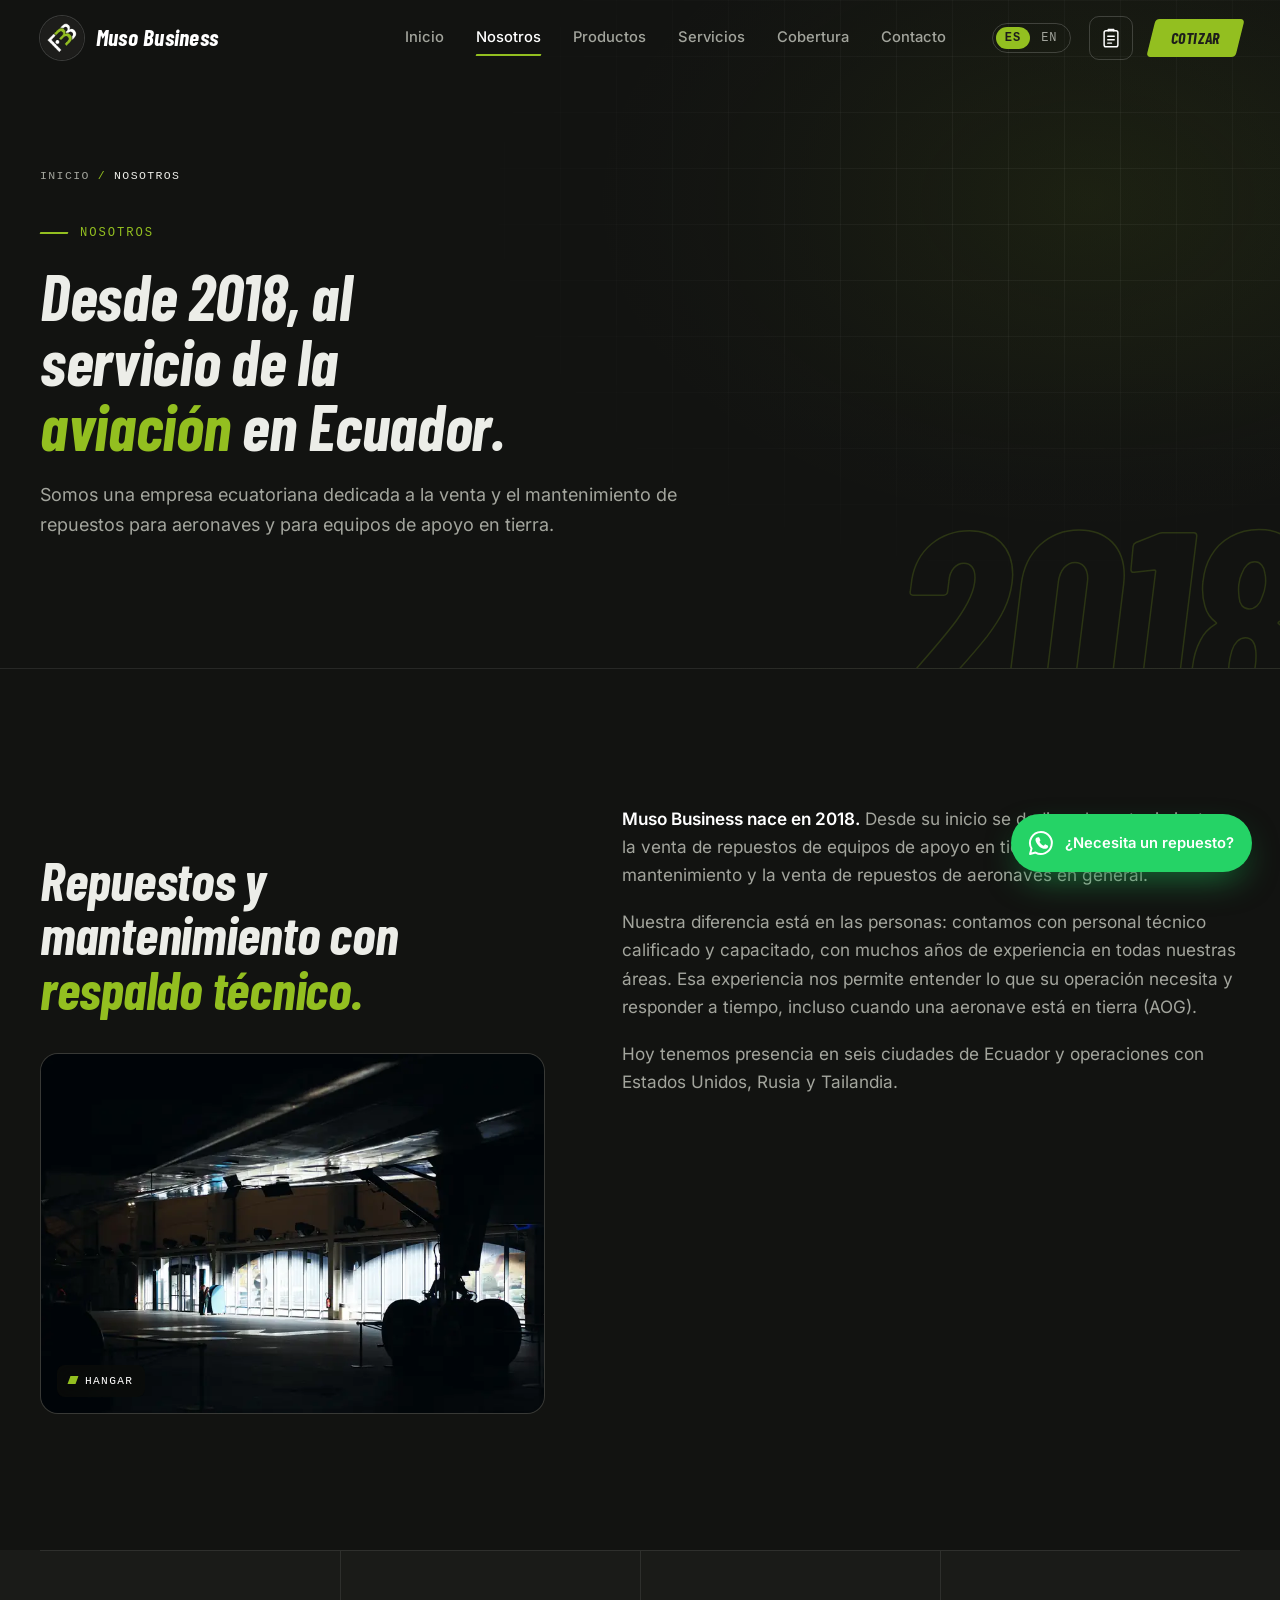
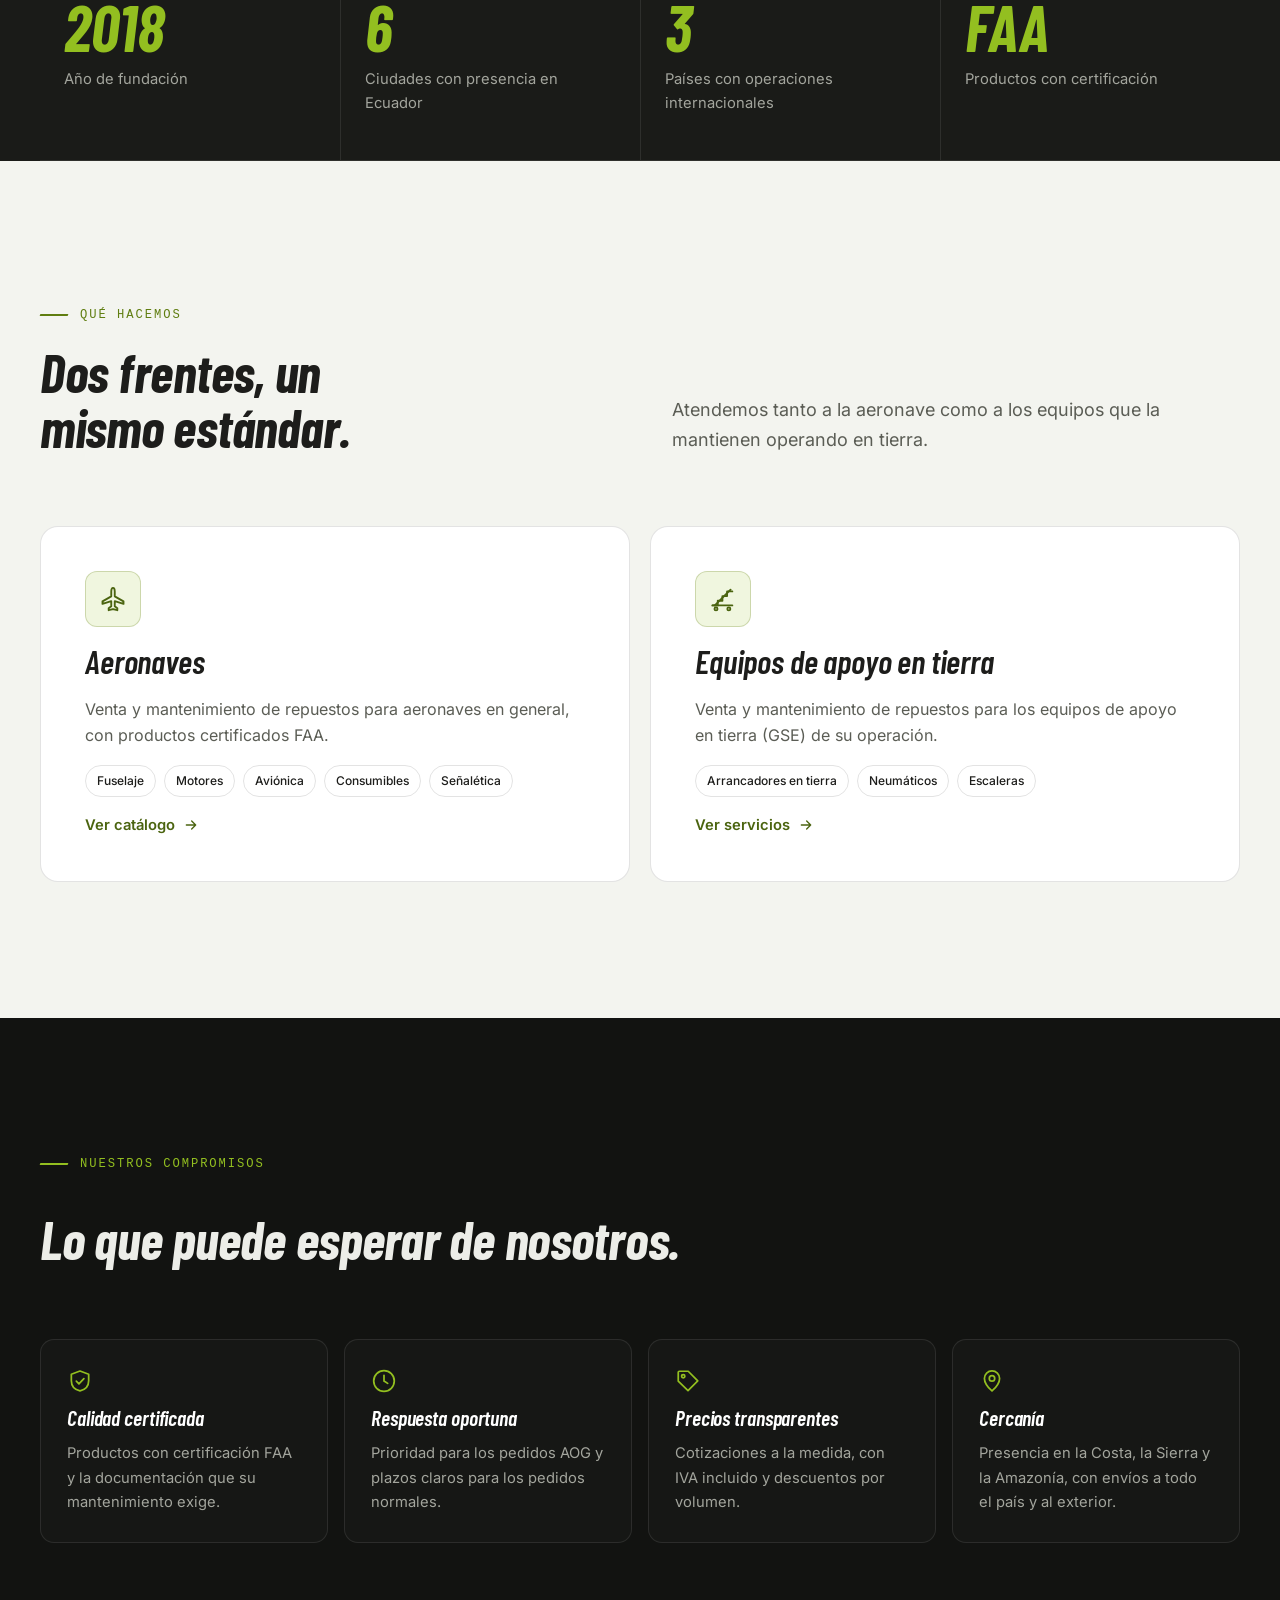
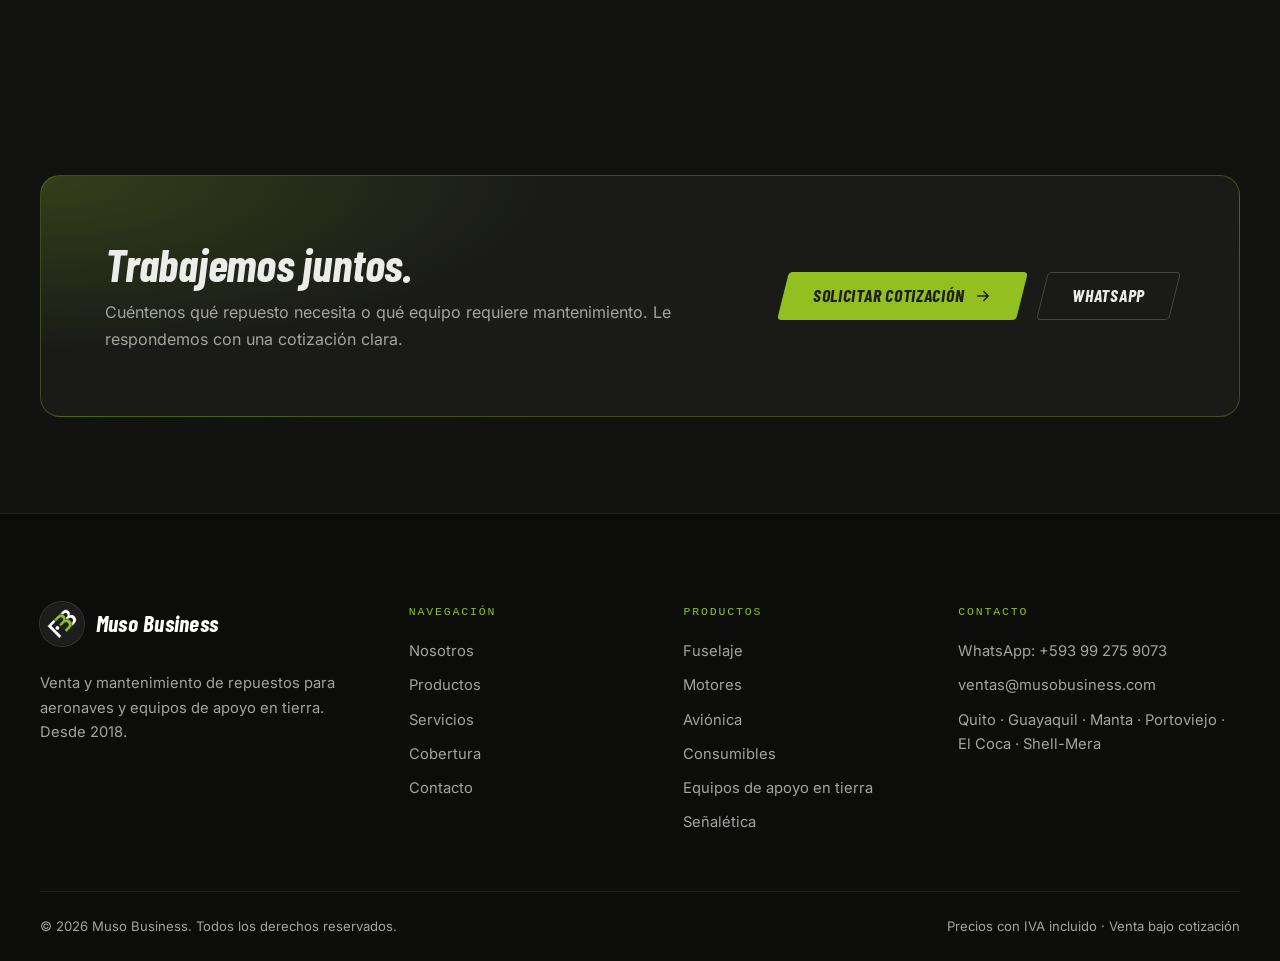
<file: nosotros.html>
<!DOCTYPE html>
<html lang="es">
<head>
  <meta charset="utf-8">
  <meta name="viewport" content="width=device-width, initial-scale=1">
  <script>document.documentElement.classList.add('js');</script>

  <!-- SEO -->
  <title>Nosotros | Muso Business — Repuestos aeronáuticos desde 2018</title>
  <meta name="description" content="Muso Business: empresa ecuatoriana de venta y mantenimiento de repuestos aeronáuticos y de apoyo en tierra desde 2018, con personal técnico calificado.">
  <meta name="robots" content="index, follow, max-image-preview:large">
  <meta name="author" content="Muso Business">
  <meta name="theme-color" content="#1D1D1B">
  <link rel="canonical" href="https://www.musobusiness.com/nosotros.html">
  <link rel="alternate" hreflang="es" href="https://www.musobusiness.com/nosotros.html">
  <link rel="alternate" hreflang="en" href="https://www.musobusiness.com/en/about.html">
  <link rel="alternate" hreflang="x-default" href="https://www.musobusiness.com/nosotros.html">

  <!-- Open Graph / redes sociales -->
  <meta property="og:type" content="website">
  <meta property="og:site_name" content="Muso Business">
  <meta property="og:locale" content="es_EC">
  <meta property="og:locale:alternate" content="en_US">
  <meta property="og:url" content="https://www.musobusiness.com/nosotros.html">
  <meta property="og:title" content="Nosotros | Muso Business — Repuestos aeronáuticos desde 2018">
  <meta property="og:description" content="Muso Business: empresa ecuatoriana de venta y mantenimiento de repuestos aeronáuticos y de apoyo en tierra desde 2018, con personal técnico calificado.">
  <meta property="og:image" content="https://www.musobusiness.com/assets/img/og-muso.jpg">
  <meta property="og:image:width" content="1200">
  <meta property="og:image:height" content="630">
  <meta property="og:image:alt" content="Muso Business — Repuestos aeronáuticos en Ecuador">
  <meta name="twitter:card" content="summary_large_image">

  <!-- Iconos -->
  <link rel="icon" href="assets/img/favicon.ico" sizes="any">
  <link rel="icon" type="image/png" href="assets/img/favicon-48.png" sizes="48x48">
  <link rel="apple-touch-icon" href="assets/img/apple-touch-icon.png">

  <!-- Fuentes y estilos -->
  <link rel="preload" href="assets/fonts/barlow-condensed-latin-700-italic.woff2" as="font" type="font/woff2" crossorigin>
  <link rel="preload" href="assets/fonts/inter-latin-wght-normal.woff2" as="font" type="font/woff2" crossorigin>
  <link rel="stylesheet" href="assets/css/styles.css">

  <!-- Datos estructurados (Schema.org) -->
  <script type="application/ld+json">
{
  "@context": "https://schema.org",
  "@graph": [
    {
      "@type": "AboutPage",
      "@id": "https://www.musobusiness.com/nosotros.html#webpage",
      "url": "https://www.musobusiness.com/nosotros.html",
      "name": "Nosotros | Muso Business — Repuestos aeronáuticos desde 2018",
      "description": "Muso Business: empresa ecuatoriana de venta y mantenimiento de repuestos aeronáuticos y de apoyo en tierra desde 2018, con personal técnico calificado.",
      "inLanguage": "es",
      "isPartOf": {
        "@id": "https://www.musobusiness.com/#website"
      },
      "about": {
        "@id": "https://www.musobusiness.com/#organization"
      }
    },
    {
      "@type": "BreadcrumbList",
      "itemListElement": [
        {
          "@type": "ListItem",
          "position": 1,
          "name": "Inicio",
          "item": "https://www.musobusiness.com/"
        },
        {
          "@type": "ListItem",
          "position": 2,
          "name": "Nosotros",
          "item": "https://www.musobusiness.com/nosotros.html"
        }
      ]
    }
  ]
}
  </script>
</head>
<body>
  <a class="skip-link" href="#contenido">Saltar al contenido</a>

  <!-- Iconos SVG reutilizables -->
  <svg width="0" height="0" style="position:absolute" aria-hidden="true" focusable="false">
    <defs>
      <symbol id="i-arrow" viewBox="0 0 24 24" fill="none" stroke="currentColor" stroke-width="2" stroke-linecap="round" stroke-linejoin="round"><path d="M5 12h14M13 6l6 6-6 6"/></symbol>
      <symbol id="i-plane" viewBox="0 0 24 24" fill="none" stroke="currentColor" stroke-width="1.6" stroke-linejoin="round"><path d="M12 2.5c.9 0 1.5 1.2 1.5 3v4.2l7.5 4.3v2.2l-7.5-2.3v4.4l2.2 1.7v1.6L12 20.6l-3.7 1v-1.6l2.2-1.7v-4.4L3 16.2V14l7.5-4.3V5.5c0-1.8.6-3 1.5-3z"/></symbol>
      <symbol id="i-engine" viewBox="0 0 24 24" fill="none" stroke="currentColor" stroke-width="1.6" stroke-linecap="round"><circle cx="12" cy="12" r="9.5"/><circle cx="12" cy="12" r="2.2"/><path d="M13.9 10.9c1.2-2.4 2.9-3.9 4.9-4.4"/><path d="M13.9 10.9c1.2-2.4 2.9-3.9 4.9-4.4" transform="rotate(72 12 12)"/><path d="M13.9 10.9c1.2-2.4 2.9-3.9 4.9-4.4" transform="rotate(144 12 12)"/><path d="M13.9 10.9c1.2-2.4 2.9-3.9 4.9-4.4" transform="rotate(216 12 12)"/><path d="M13.9 10.9c1.2-2.4 2.9-3.9 4.9-4.4" transform="rotate(288 12 12)"/></symbol>
      <symbol id="i-gauge" viewBox="0 0 24 24" fill="none" stroke="currentColor" stroke-width="1.6" stroke-linecap="round"><circle cx="12" cy="12" r="9.5"/><path d="M12 12l4.2-4.2M12 4.8v1.8M19.2 12h-1.8M4.8 12h1.8M6.9 6.9l1.3 1.3M17.1 6.9l-1.3 1.3"/><circle cx="12" cy="12" r="1.2" fill="currentColor"/><path d="M8.5 16.8h7"/></symbol>
      <symbol id="i-drop" viewBox="0 0 24 24" fill="none" stroke="currentColor" stroke-width="1.6" stroke-linecap="round" stroke-linejoin="round"><path d="M12 2.8s-6.2 6.8-6.2 11.4a6.2 6.2 0 0 0 12.4 0C18.2 9.6 12 2.8 12 2.8z"/><path d="M9.3 14.6a2.8 2.8 0 0 0 2.7 2.6"/></symbol>
      <symbol id="i-stairs" viewBox="0 0 24 24" fill="none" stroke="currentColor" stroke-width="1.6" stroke-linecap="round" stroke-linejoin="round"><path d="M3 17.5h4.5v-4h4v-4h4v-4H20"/><path d="M5 17.5 18.5 4"/><circle cx="6" cy="20.5" r="1.3"/><circle cx="17" cy="20.5" r="1.3"/><path d="M3 17.5h17"/></symbol>
      <symbol id="i-cone" viewBox="0 0 24 24" fill="none" stroke="currentColor" stroke-width="1.6" stroke-linecap="round" stroke-linejoin="round"><path d="M9.6 3.5h4.8l4.4 16H5.2z"/><path d="M7.9 10h8.2M6.6 14.8h10.8M3 19.5h18"/></symbol>
      <symbol id="i-shield" viewBox="0 0 24 24" fill="none" stroke="currentColor" stroke-width="1.6" stroke-linecap="round" stroke-linejoin="round"><path d="M12 2.8l8 3v6c0 5-3.4 8.3-8 9.4-4.6-1.1-8-4.4-8-9.4v-6z"/><path d="M8.6 12.2l2.4 2.4 4.6-4.8"/></symbol>
      <symbol id="i-wrench" viewBox="0 0 24 24" fill="none" stroke="currentColor" stroke-width="1.6" stroke-linecap="round" stroke-linejoin="round"><path d="M14.7 6.3a4 4 0 0 0-5.3 5.3L3.5 17.5l3 3 5.9-5.9a4 4 0 0 0 5.3-5.3l-2.5 2.5-2.5-.5-.5-2.5z"/></symbol>
      <symbol id="i-tag" viewBox="0 0 24 24" fill="none" stroke="currentColor" stroke-width="1.6" stroke-linecap="round" stroke-linejoin="round"><path d="M3 12.2V4a1 1 0 0 1 1-1h8.2l8.8 8.8-9 9z"/><circle cx="7.6" cy="7.6" r="1.5"/></symbol>
      <symbol id="i-clock" viewBox="0 0 24 24" fill="none" stroke="currentColor" stroke-width="1.6" stroke-linecap="round"><circle cx="12" cy="12" r="9.5"/><path d="M12 6.8V12l3.4 2.2"/></symbol>
      <symbol id="i-card" viewBox="0 0 24 24" fill="none" stroke="currentColor" stroke-width="1.6" stroke-linecap="round"><rect x="2.5" y="5" width="19" height="14" rx="2"/><path d="M2.5 9.8h19M6 15h4"/></symbol>
      <symbol id="i-globe" viewBox="0 0 24 24" fill="none" stroke="currentColor" stroke-width="1.6"><circle cx="12" cy="12" r="9.5"/><path d="M2.5 12h19M12 2.5c2.9 3.2 2.9 15.8 0 19M12 2.5c-2.9 3.2-2.9 15.8 0 19"/></symbol>
      <symbol id="i-mail" viewBox="0 0 24 24" fill="none" stroke="currentColor" stroke-width="1.6" stroke-linejoin="round"><rect x="3" y="5" width="18" height="14" rx="2"/><path d="M3.6 6.5 12 13l8.4-6.5"/></symbol>
      <symbol id="i-pin" viewBox="0 0 24 24" fill="none" stroke="currentColor" stroke-width="1.6"><path d="M12 21.2s-7-6.2-7-11.6a7 7 0 0 1 14 0c0 5.4-7 11.6-7 11.6z"/><circle cx="12" cy="9.6" r="2.5"/></symbol>
      <symbol id="i-up-right" viewBox="0 0 24 24" fill="none" stroke="currentColor" stroke-width="2" stroke-linecap="round" stroke-linejoin="round"><path d="M7 17 17 7M9 7h8v8"/></symbol>
      <symbol id="i-wa" viewBox="0 0 24 24"><path fill="none" stroke="currentColor" stroke-width="1.7" stroke-linejoin="round" d="M12 2.6a9.4 9.4 0 0 0-8.1 14.2L2.6 21.4l4.7-1.2A9.4 9.4 0 1 0 12 2.6z"/><path fill="currentColor" d="M8.7 7.4c.2-.4.4-.4.7-.4h.6c.2 0 .4 0 .6.5l.8 1.9c.1.2.1.4 0 .6l-.5.7c-.1.2-.2.3 0 .6.4.7 1 1.4 1.6 1.9.7.6 1.3.8 1.6 1 .2.1.4.1.5-.1l.7-.8c.2-.2.4-.2.6-.1l1.8.9c.2.1.4.2.4.4 0 .3 0 1-.4 1.5-.4.5-1.3 1-2 1-1.4.1-3.6-.6-5.4-2.3-1.8-1.7-2.8-3.6-3-5-.1-.9.3-1.7.5-2.1z"/></symbol>
      <symbol id="i-list" viewBox="0 0 24 24" fill="none" stroke="currentColor" stroke-width="1.6" stroke-linecap="round" stroke-linejoin="round"><rect x="4.5" y="4" width="15" height="17.5" rx="2"/><path d="M9 4V2.8h6V4M8.5 10h7M8.5 13.8h7M8.5 17.6h4"/></symbol>
      <symbol id="i-close" viewBox="0 0 24 24" fill="none" stroke="currentColor" stroke-width="2" stroke-linecap="round"><path d="M6 6l12 12M18 6 6 18"/></symbol>
      <symbol id="i-search" viewBox="0 0 24 24" fill="none" stroke="currentColor" stroke-width="1.8" stroke-linecap="round"><circle cx="11" cy="11" r="7"/><path d="M20.5 20.5l-4.6-4.6"/></symbol>
      <symbol id="i-minus" viewBox="0 0 24 24" fill="none" stroke="currentColor" stroke-width="2" stroke-linecap="round"><path d="M5 12h14"/></symbol>
      <symbol id="i-plus" viewBox="0 0 24 24" fill="none" stroke="currentColor" stroke-width="2" stroke-linecap="round"><path d="M12 5v14M5 12h14"/></symbol>
      <symbol id="i-trash" viewBox="0 0 24 24" fill="none" stroke="currentColor" stroke-width="1.6" stroke-linecap="round" stroke-linejoin="round"><path d="M4 7h16M10 11v6M14 11v6M6 7l1 13h10l1-13M9 7V4h6v3"/></symbol>
      <symbol id="i-check" viewBox="0 0 24 24" fill="none" stroke="currentColor" stroke-width="2.2" stroke-linecap="round" stroke-linejoin="round"><path d="M5 12.5l4.5 4.5L19 7.5"/></symbol>
      <symbol id="i-info" viewBox="0 0 24 24" fill="none" stroke="currentColor" stroke-width="1.7" stroke-linecap="round"><circle cx="12" cy="12" r="9.5"/><path d="M12 11v5.5M12 7.6v.4"/></symbol>
    </defs>
  </svg>

  <header class="site-header">
    <div class="container header-inner">
      <a class="brand" href="./" aria-label="Muso Business — Inicio">
        <img src="assets/img/logo-muso.webp" width="44" height="44" alt="" fetchpriority="high">
        <span class="brand-name">Muso Business</span>
      </a>

      <nav class="main-nav" id="main-nav" aria-label="Navegación principal">
        <ul class="nav-list" role="list">
          <li><a href="./">Inicio</a></li>
          <li><a href="nosotros.html" aria-current="page">Nosotros</a></li>
          <li><a href="productos.html">Productos</a></li>
          <li><a href="servicios.html">Servicios</a></li>
          <li><a href="cobertura.html">Cobertura</a></li>
          <li><a href="contacto.html">Contacto</a></li>
        </ul>
        <div class="lang-switch" aria-label="Idioma">
          <span aria-current="true" lang="es">ES</span>
          <a href="en/about.html" hreflang="en" lang="en">EN</a>
        </div>
        <a class="btn nav-cta" href="contacto.html#cotizar">Solicitar cotización</a>
      </nav>

      <div class="header-actions">
        <div class="lang-switch" aria-label="Idioma">
          <span aria-current="true" lang="es">ES</span>
          <a href="en/about.html" hreflang="en" lang="en">EN</a>
        </div>
        <button class="quote-btn" type="button" data-quote-open aria-label="Abrir lista de cotización" aria-controls="quote-drawer">
          <svg aria-hidden="true"><use href="#i-list"/></svg>
          <span class="quote-count" data-quote-count>0</span>
        </button>
        <a class="btn btn--sm" href="contacto.html#cotizar">Cotizar</a>
        <button class="nav-toggle" type="button" aria-expanded="false" aria-controls="main-nav" aria-label="Abrir menú">
          <span></span><span></span><span></span>
        </button>
      </div>
    </div>
  </header>

  <main id="contenido">
<section class="page-hero page-hero--photo" data-mark="2018">
      <picture class="page-hero-bg" aria-hidden="true">
        <source media="(max-width: 700px)" srcset="assets/img/hero-nosotros-sm.webp">
        <img src="assets/img/hero-nosotros.webp" alt="" width="1920" height="1080" fetchpriority="high" decoding="async">
      </picture>
      <div class="container">
        <nav class="breadcrumb" aria-label="Ruta de navegación"><ol><li><a href="./">Inicio</a></li><li aria-current="page">Nosotros</li></ol></nav>
        <p class="eyebrow">Nosotros</p>
        <h1>Desde 2018, al servicio de la <span class="accent">aviación</span> en Ecuador.</h1>
        <p class="lead">Somos una empresa ecuatoriana dedicada a la venta y el mantenimiento de repuestos para aeronaves y para equipos de apoyo en tierra.</p>
      </div>
    </section>

    <!-- ===================== QUIÉNES SOMOS ===================== -->
    <section class="section" aria-labelledby="about-title">
      <div class="container split">
        <div>
          <p class="eyebrow" data-reveal>Quiénes somos</p>
          <h2 id="about-title" data-reveal data-delay="1">Repuestos y mantenimiento con <span class="accent">respaldo técnico.</span></h2>
          <figure class="media-frame" data-reveal data-delay="2" style="margin-top: 36px">
            <img src="assets/img/foto-hangar.webp" srcset="assets/img/foto-hangar-sm.webp 800w, assets/img/foto-hangar.webp 1400w" sizes="(max-width: 1080px) 100vw, 42vw" alt="Hangar de mantenimiento de aeronaves" width="1400" height="1000" loading="lazy" decoding="async">
            <figcaption>Hangar</figcaption>
          </figure>
        </div>
        <div class="prose" data-reveal data-delay="2">
          <p><strong>Muso Business nace en 2018.</strong> Desde su inicio se dedica al mantenimiento y la venta de repuestos de equipos de apoyo en tierra para aeronaves, y al mantenimiento y la venta de repuestos de aeronaves en general.</p>
          <p>Nuestra diferencia está en las personas: contamos con personal técnico calificado y capacitado, con muchos años de experiencia en todas nuestras áreas. Esa experiencia nos permite entender lo que su operación necesita y responder a tiempo, incluso cuando una aeronave está en tierra (AOG).</p>
          <p>Hoy tenemos presencia en seis ciudades de Ecuador y operaciones con Estados Unidos, Rusia y Tailandia.</p>
        </div>
      </div>
    </section>

    <!-- ===================== CIFRAS ===================== -->
    <section class="section--carbon" aria-label="Muso Business en cifras">
      <div class="container">
        <div class="figures" data-reveal>
          <div class="figure-item"><strong>2018</strong><span>Año de fundación</span></div>
          <div class="figure-item"><strong data-count="6">6</strong><span>Ciudades con presencia en Ecuador</span></div>
          <div class="figure-item"><strong data-count="3">3</strong><span>Países con operaciones internacionales</span></div>
          <div class="figure-item"><strong>FAA</strong><span>Productos con certificación</span></div>
        </div>
      </div>
    </section>

    <!-- ===================== QUÉ HACEMOS ===================== -->
    <section class="section section--light" aria-labelledby="what-title">
      <div class="container">
        <div class="section-head section-head--split">
          <div>
            <p class="eyebrow" data-reveal>Qué hacemos</p>
            <h2 id="what-title" data-reveal data-delay="1">Dos frentes, un mismo estándar.</h2>
          </div>
          <p class="lead" data-reveal data-delay="2">Atendemos tanto a la aeronave como a los equipos que la mantienen operando en tierra.</p>
        </div>
        <div class="duo">
          <article class="duo-card" data-reveal>
            <div class="cat-icon"><svg aria-hidden="true"><use href="#i-plane"/></svg></div>
            <h3>Aeronaves</h3>
            <p>Venta y mantenimiento de repuestos para aeronaves en general, con productos certificados FAA.</p>
            <ul class="chips" role="list">
              <li>Fuselaje</li><li>Motores</li><li>Aviónica</li><li>Consumibles</li><li>Señalética</li>
            </ul>
            <a class="link-arrow" href="productos.html">Ver catálogo <svg aria-hidden="true"><use href="#i-arrow"/></svg></a>
          </article>
          <article class="duo-card" data-reveal data-delay="1">
            <div class="cat-icon"><svg aria-hidden="true"><use href="#i-stairs"/></svg></div>
            <h3>Equipos de apoyo en tierra</h3>
            <p>Venta y mantenimiento de repuestos para los equipos de apoyo en tierra (GSE) de su operación.</p>
            <ul class="chips" role="list">
              <li>Arrancadores en tierra</li><li>Neumáticos</li><li>Escaleras</li>
            </ul>
            <a class="link-arrow" href="servicios.html">Ver servicios <svg aria-hidden="true"><use href="#i-arrow"/></svg></a>
          </article>
        </div>
      </div>
    </section>

    <!-- ===================== COMPROMISOS ===================== -->
    <section class="section" aria-labelledby="values-title">
      <div class="container">
        <div class="section-head">
          <p class="eyebrow" data-reveal>Nuestros compromisos</p>
          <h2 id="values-title" data-reveal data-delay="1">Lo que puede esperar de nosotros.</h2>
        </div>
        <div class="feature-list feature-list--4">
          <article class="feature" data-reveal>
            <svg aria-hidden="true"><use href="#i-shield"/></svg>
            <h3>Calidad certificada</h3>
            <p>Productos con certificación FAA y la documentación que su mantenimiento exige.</p>
          </article>
          <article class="feature" data-reveal data-delay="1">
            <svg aria-hidden="true"><use href="#i-clock"/></svg>
            <h3>Respuesta oportuna</h3>
            <p>Prioridad para los pedidos AOG y plazos claros para los pedidos normales.</p>
          </article>
          <article class="feature" data-reveal data-delay="2">
            <svg aria-hidden="true"><use href="#i-tag"/></svg>
            <h3>Precios transparentes</h3>
            <p>Cotizaciones a la medida, con IVA incluido y descuentos por volumen.</p>
          </article>
          <article class="feature" data-reveal data-delay="3">
            <svg aria-hidden="true"><use href="#i-pin"/></svg>
            <h3>Cercanía</h3>
            <p>Presencia en la Costa, la Sierra y la Amazonía, con envíos a todo el país y al exterior.</p>
          </article>
        </div>
      </div>
    </section>

    <!-- ===================== CTA ===================== -->
    <section class="section section--tight" aria-label="Contacto">
      <div class="container">
        <div class="cta-band" data-reveal>
          <div>
            <h2>Trabajemos juntos.</h2>
            <p>Cuéntenos qué repuesto necesita o qué equipo requiere mantenimiento. Le respondemos con una cotización clara.</p>
          </div>
          <div class="actions">
            <a class="btn" href="contacto.html#cotizar">Solicitar cotización <svg aria-hidden="true"><use href="#i-arrow"/></svg></a>
            <a class="btn btn--ghost" href="https://wa.me/593992759073" data-wa>WhatsApp</a>
          </div>
        </div>
      </div>
    </section>
  </main>

  <footer class="site-footer">
    <div class="container">
      <div class="footer-grid">
        <div class="footer-brand">
          <a class="brand" href="./" aria-label="Muso Business — Inicio">
            <img src="assets/img/logo-muso.webp" width="44" height="44" alt="" loading="lazy">
            <span class="brand-name">Muso Business</span>
          </a>
          <p>Venta y mantenimiento de repuestos para aeronaves y equipos de apoyo en tierra. Desde 2018.</p>
        </div>
        <div>
          <h4>Navegación</h4>
          <ul class="footer-links" role="list">
            <li><a href="nosotros.html">Nosotros</a></li>
            <li><a href="productos.html">Productos</a></li>
            <li><a href="servicios.html">Servicios</a></li>
            <li><a href="cobertura.html">Cobertura</a></li>
            <li><a href="contacto.html">Contacto</a></li>
          </ul>
        </div>
        <div>
          <h4>Productos</h4>
          <ul class="footer-links" role="list">
            <li><a href="productos.html#fuselaje">Fuselaje</a></li>
            <li><a href="productos.html#motores">Motores</a></li>
            <li><a href="productos.html#avionica">Aviónica</a></li>
            <li><a href="productos.html#consumibles">Consumibles</a></li>
            <li><a href="productos.html#gse">Equipos de apoyo en tierra</a></li>
            <li><a href="productos.html#senaletica">Señalética</a></li>
          </ul>
        </div>
        <div>
          <h4>Contacto</h4>
          <ul class="footer-links" role="list">
            <li><a href="https://wa.me/593992759073" data-wa>WhatsApp: +593 99 275 9073</a></li>
            <li><a href="mailto:ventas@musobusiness.com" data-email>ventas@musobusiness.com</a></li>
            <li>Quito · Guayaquil · Manta · Portoviejo · El Coca · Shell-Mera</li>
          </ul>
        </div>
      </div>
      <div class="footer-bottom">
        <span>© <span data-year>2026</span> Muso Business. Todos los derechos reservados.</span>
        <span>Precios con IVA incluido · Venta bajo cotización</span>
      </div>
    </div>
  </footer>

  <!-- WhatsApp flotante -->
  <a class="wa-float" href="https://wa.me/593992759073" data-wa aria-label="Escríbanos por WhatsApp">
    <svg aria-hidden="true"><use href="#i-wa"/></svg>
    <span class="wa-label">¿Necesita un repuesto?</span>
  </a>

  <!-- Lista de cotización -->
  <div class="drawer-backdrop" data-quote-close></div>
  <aside class="drawer" id="quote-drawer" role="dialog" aria-modal="true" aria-labelledby="drawer-title" aria-hidden="true">
    <div class="drawer-head">
      <div>
        <p class="eyebrow">Su selección</p>
        <h2 id="drawer-title">Lista de cotización</h2>
      </div>
      <button class="icon-btn" type="button" data-quote-close aria-label="Cerrar"><svg aria-hidden="true"><use href="#i-close"/></svg></button>
    </div>
    <form class="drawer-body" id="quote-list-form" novalidate>
      <div class="qadd">
        <label class="sr-only" for="qadd-pn">Pieza o número de parte</label>
        <input id="qadd-pn" type="text" placeholder="Agregar pieza o P/N" autocomplete="off">
        <label class="sr-only" for="qadd-qty">Cantidad</label>
        <input id="qadd-qty" type="number" min="1" value="1">
        <button class="icon-btn icon-btn--lime" type="button" data-qadd aria-label="Agregar"><svg aria-hidden="true"><use href="#i-plus"/></svg></button>
      </div>
      <ul class="qlist" role="list" data-qlist></ul>
      <p class="drawer-empty" data-qempty>Su lista está vacía. Agregue repuestos desde el <a href="productos.html">catálogo</a> o escriba un número de parte arriba.</p>
      <div class="drawer-fields">
        <p class="mini-label" id="qtype-l">Tipo de solicitud</p>
        <div class="mini-seg" role="radiogroup" aria-labelledby="qtype-l">
          <label><input type="radio" name="qtype" value="quote" checked>Cotización</label>
          <label><input type="radio" name="qtype" value="buy">Compra directa</label>
        </div>
        <p class="mini-label" id="qurg-l">Urgencia</p>
        <div class="mini-seg" role="radiogroup" aria-labelledby="qurg-l">
          <label><input type="radio" name="qurg" value="Normal" checked>Normal</label>
          <label><input type="radio" name="qurg" value="AOG">AOG</label>
        </div>
        <div class="form-grid">
          <div class="field">
            <label for="q-name">Nombre <span class="req">*</span></label>
            <input id="q-name" name="qname" type="text" autocomplete="name">
          </div>
          <div class="field">
            <label for="q-contact">Correo o teléfono <span class="req">*</span></label>
            <input id="q-contact" name="qcontact" type="text" autocomplete="email">
          </div>
          <div class="field field--full">
            <label for="q-company">Empresa</label>
            <input id="q-company" name="qcompany" type="text" autocomplete="organization">
          </div>
          <div class="field field--full">
            <label for="q-notes">Notas (aeronave, ciudad de entrega…)</label>
            <textarea id="q-notes" name="qnotes"></textarea>
          </div>
        </div>
      </div>
    </form>
    <div class="drawer-foot">
      <div class="drawer-actions">
        <button class="btn" type="submit" form="quote-list-form" value="whatsapp"><svg aria-hidden="true"><use href="#i-wa"/></svg> WhatsApp</button>
        <button class="btn btn--ghost" type="submit" form="quote-list-form" value="email">Correo</button>
      </div>
      <p class="form-status" data-qstatus role="status" aria-live="polite"></p>
      <button type="button" class="link-clear" data-qclear>Vaciar lista</button>
    </div>
  </aside>
  <div class="toast" data-toast role="status" aria-live="polite"></div>

  <script src="assets/js/main.js" defer></script>
  <script src="assets/js/cotizacion.js" defer></script>
</body>
</html>
</file>
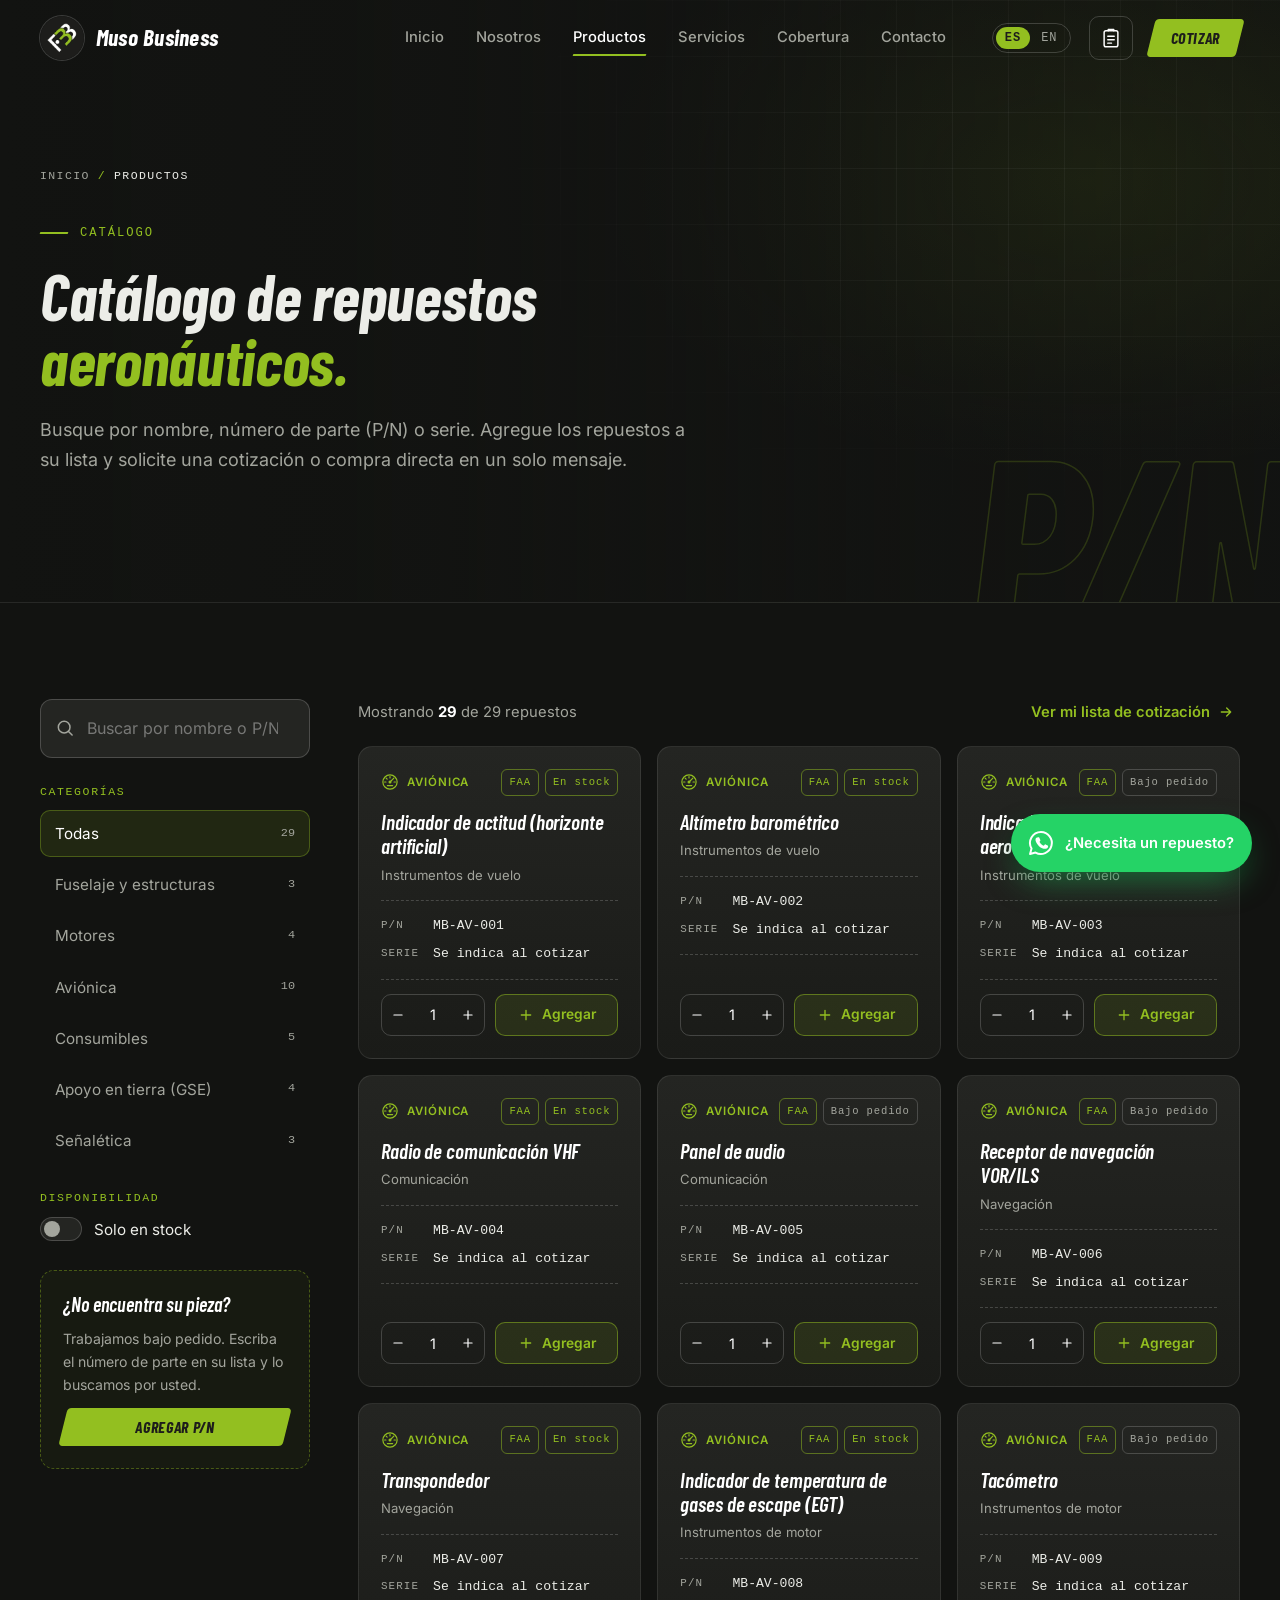
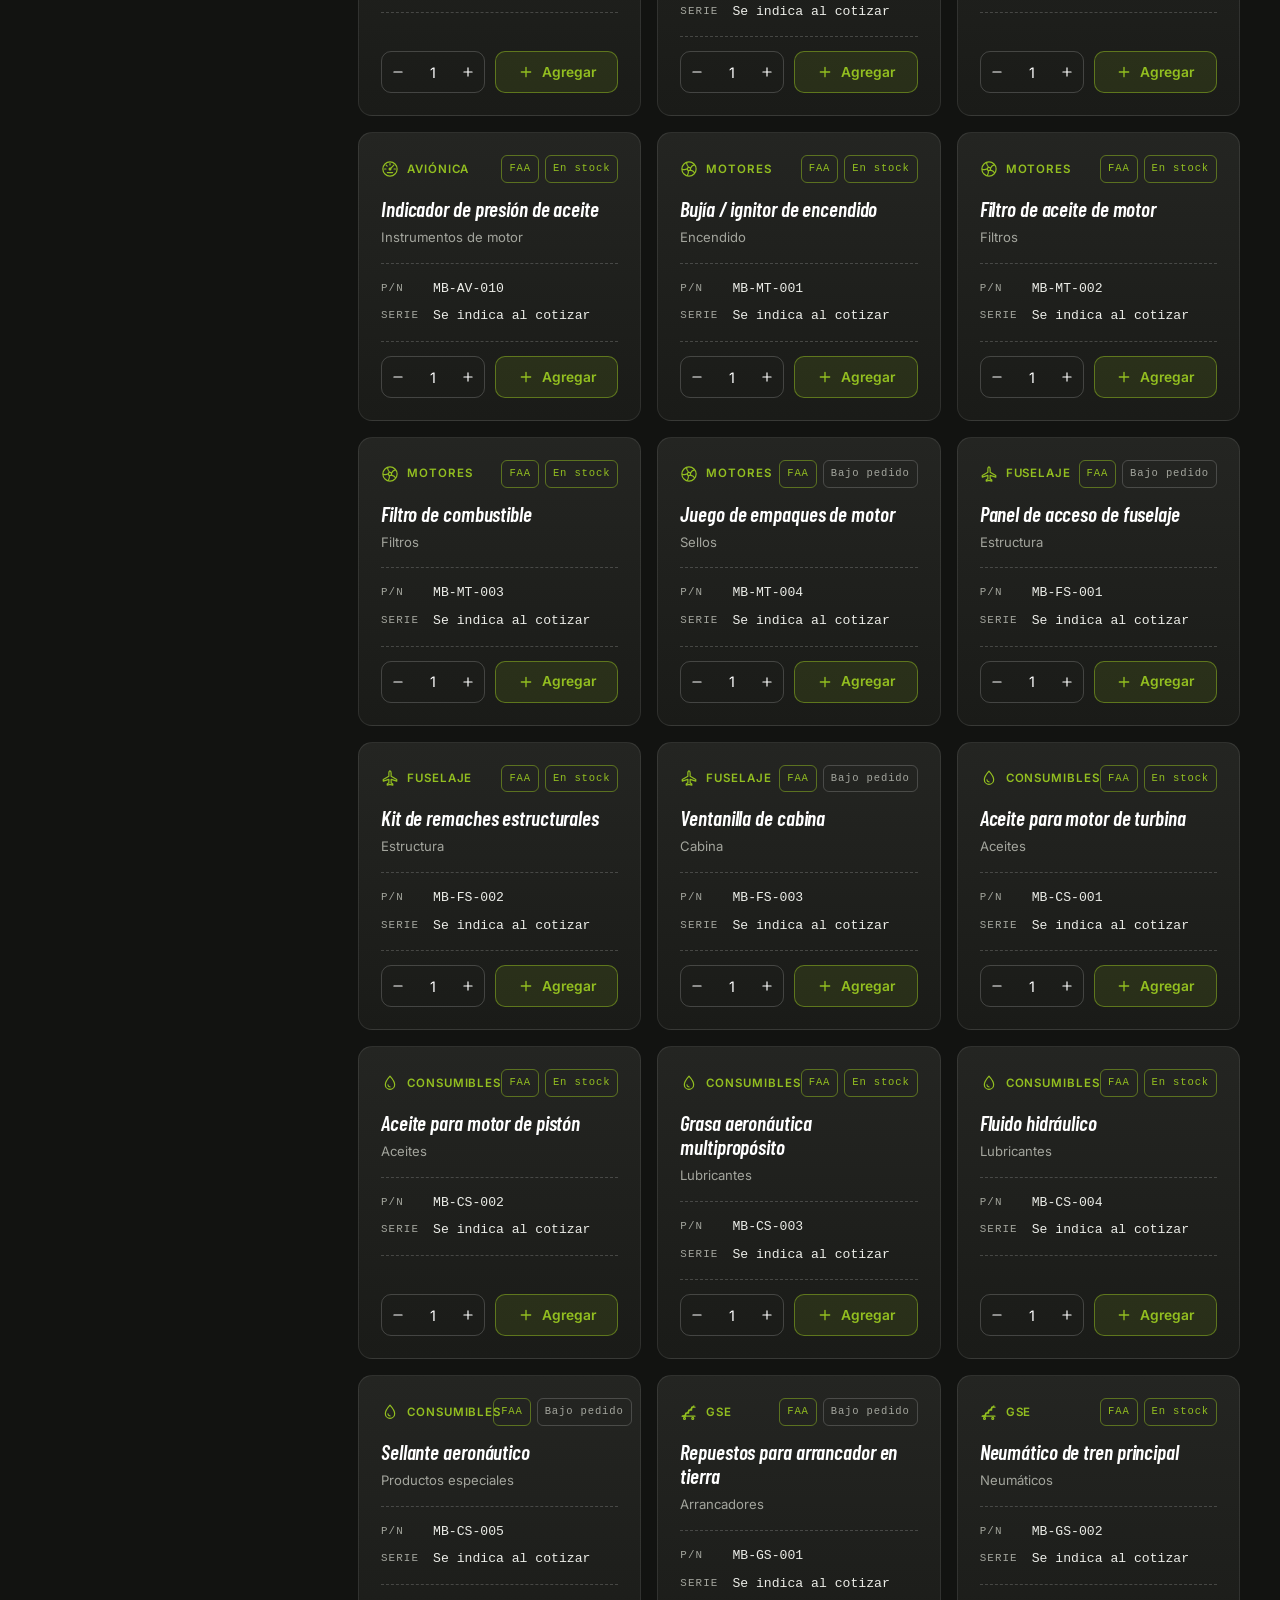
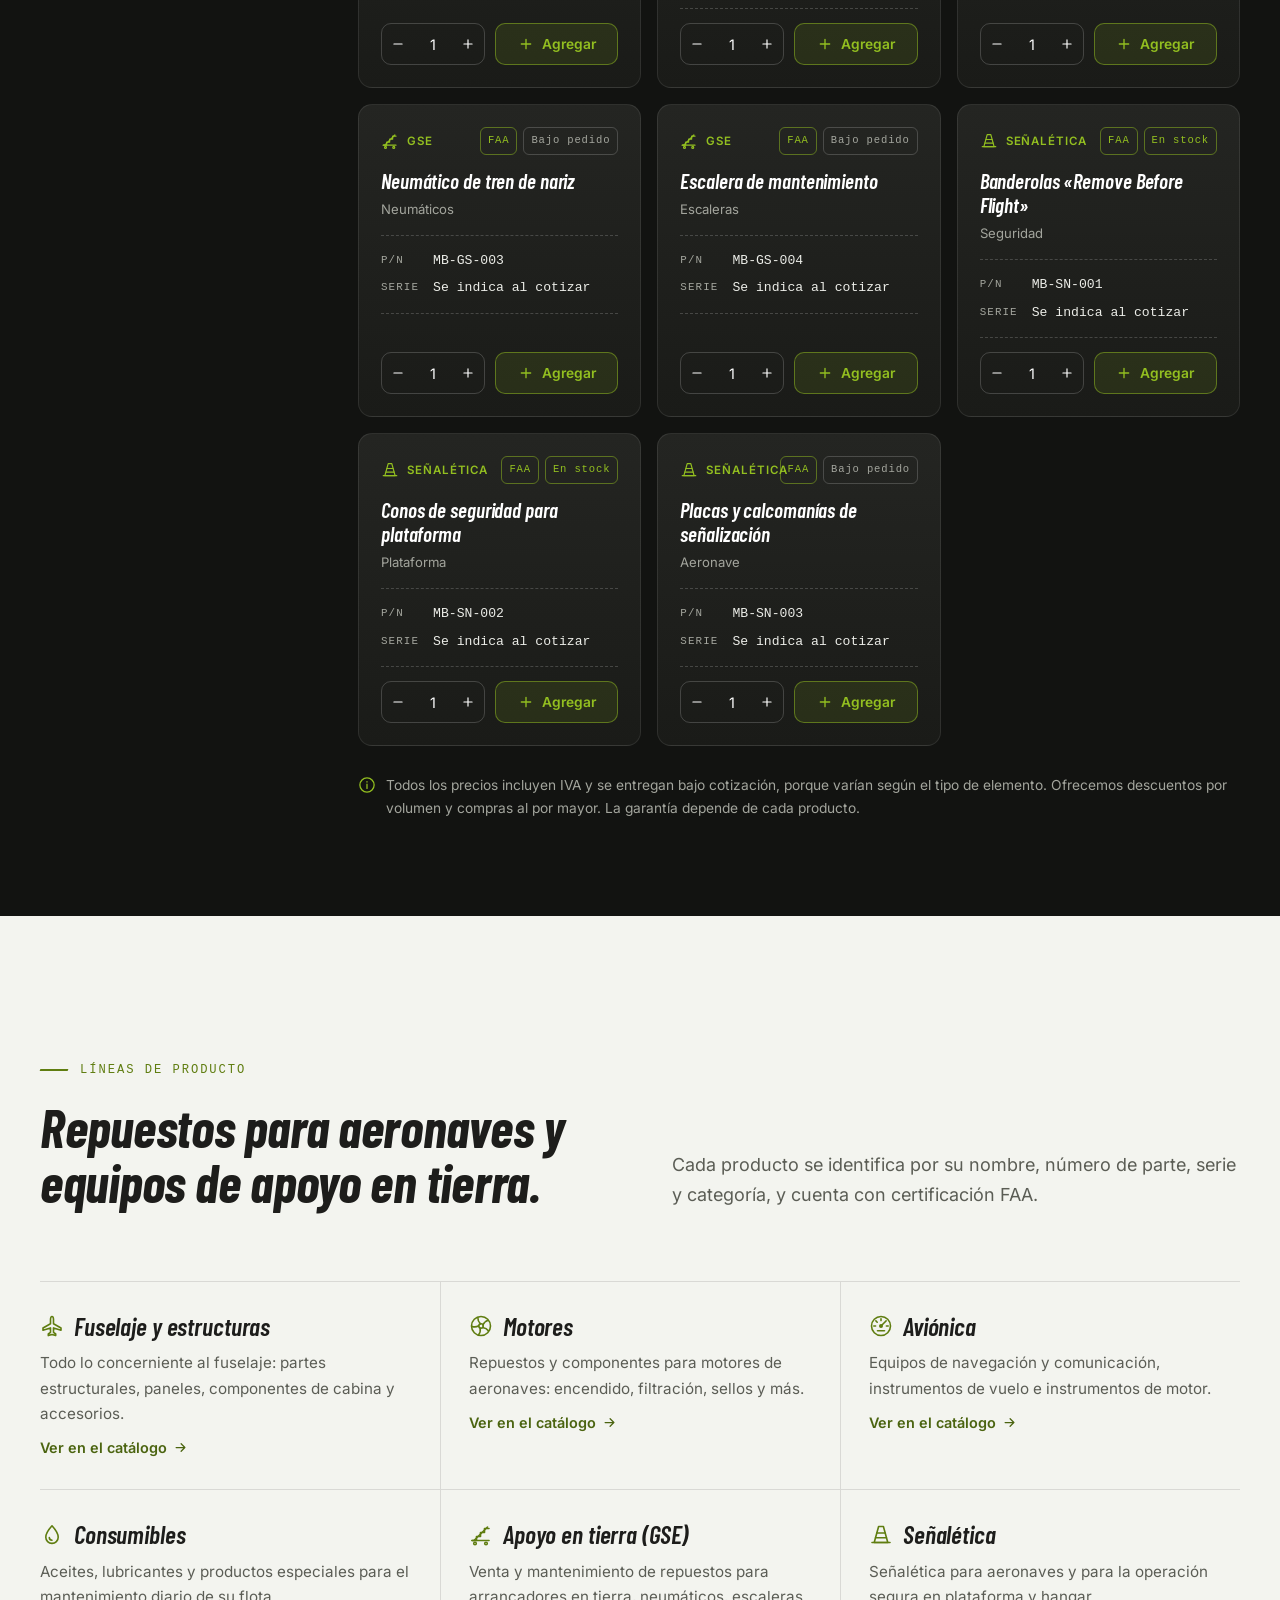
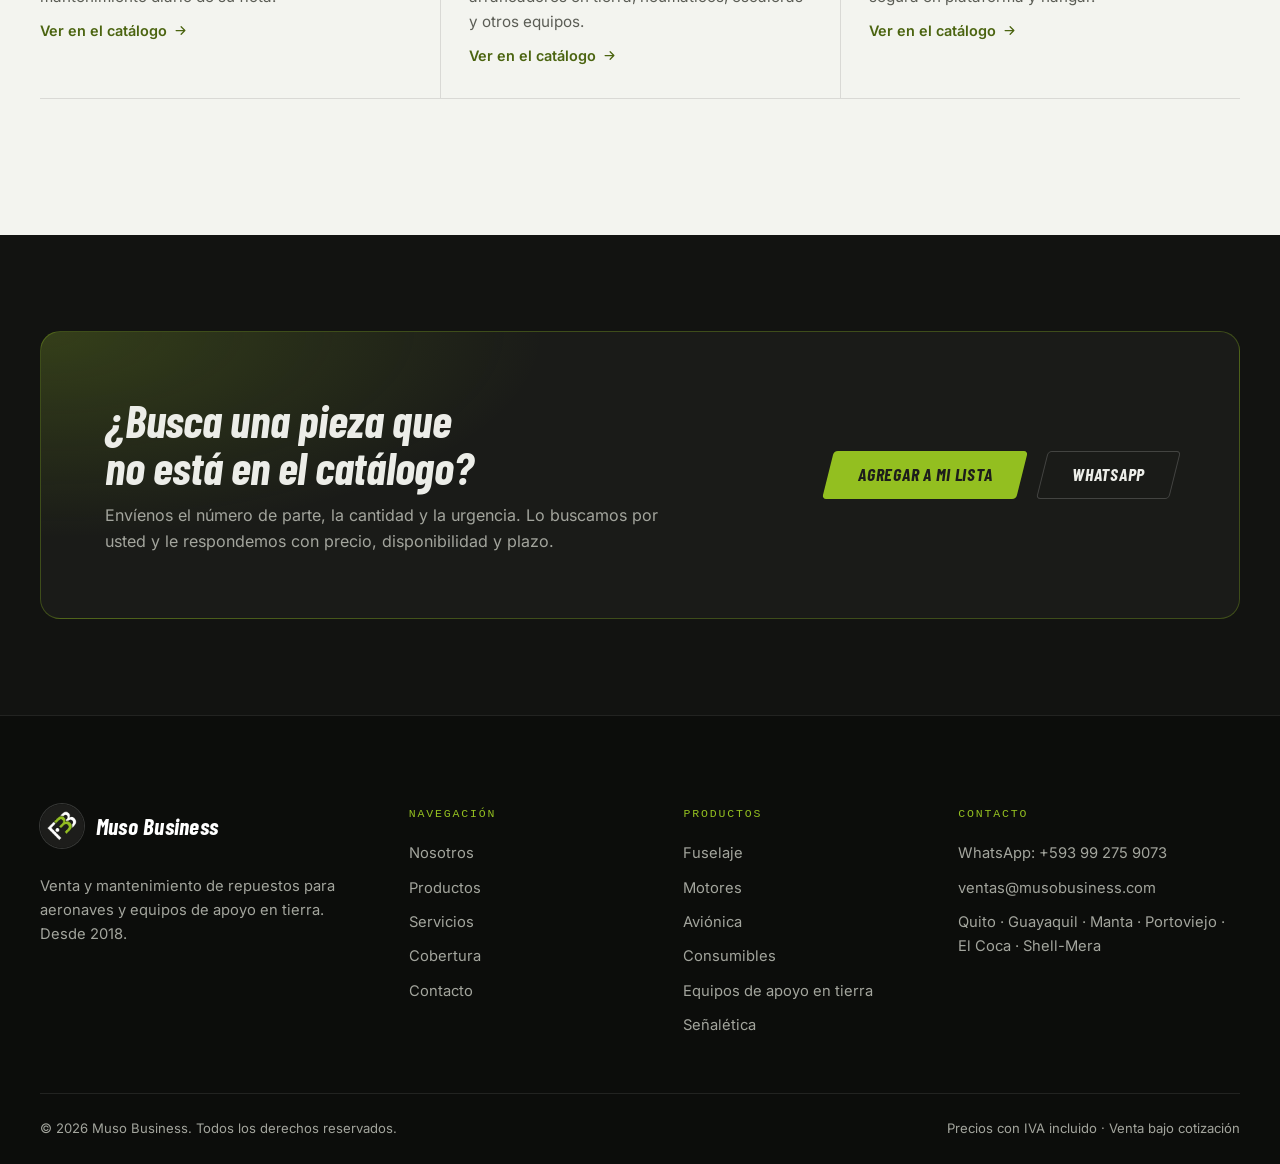
<file: productos.html>
<!DOCTYPE html>
<html lang="es">
<head>
  <meta charset="utf-8">
  <meta name="viewport" content="width=device-width, initial-scale=1">
  <script>document.documentElement.classList.add('js');</script>

  <!-- SEO -->
  <title>Catálogo de repuestos aeronáuticos | Muso Business Ecuador</title>
  <meta name="description" content="Busque repuestos de aviónica, motores, fuselaje, consumibles, señalética y GSE por nombre o número de parte. Precios con IVA y certificación FAA.">
  <meta name="robots" content="index, follow, max-image-preview:large">
  <meta name="author" content="Muso Business">
  <meta name="theme-color" content="#1D1D1B">
  <link rel="canonical" href="https://www.musobusiness.com/productos.html">
  <link rel="alternate" hreflang="es" href="https://www.musobusiness.com/productos.html">
  <link rel="alternate" hreflang="en" href="https://www.musobusiness.com/en/products.html">
  <link rel="alternate" hreflang="x-default" href="https://www.musobusiness.com/productos.html">

  <!-- Open Graph / redes sociales -->
  <meta property="og:type" content="website">
  <meta property="og:site_name" content="Muso Business">
  <meta property="og:locale" content="es_EC">
  <meta property="og:locale:alternate" content="en_US">
  <meta property="og:url" content="https://www.musobusiness.com/productos.html">
  <meta property="og:title" content="Catálogo de repuestos aeronáuticos | Muso Business Ecuador">
  <meta property="og:description" content="Busque repuestos de aviónica, motores, fuselaje, consumibles, señalética y GSE por nombre o número de parte. Precios con IVA y certificación FAA.">
  <meta property="og:image" content="https://www.musobusiness.com/assets/img/og-muso.jpg">
  <meta property="og:image:width" content="1200">
  <meta property="og:image:height" content="630">
  <meta property="og:image:alt" content="Muso Business — Repuestos aeronáuticos en Ecuador">
  <meta name="twitter:card" content="summary_large_image">

  <!-- Iconos -->
  <link rel="icon" href="assets/img/favicon.ico" sizes="any">
  <link rel="icon" type="image/png" href="assets/img/favicon-48.png" sizes="48x48">
  <link rel="apple-touch-icon" href="assets/img/apple-touch-icon.png">

  <!-- Fuentes y estilos -->
  <link rel="preload" href="assets/fonts/barlow-condensed-latin-700-italic.woff2" as="font" type="font/woff2" crossorigin>
  <link rel="preload" href="assets/fonts/inter-latin-wght-normal.woff2" as="font" type="font/woff2" crossorigin>
  <link rel="stylesheet" href="assets/css/styles.css">

  <!-- Datos estructurados (Schema.org) -->
  <script type="application/ld+json">
{
  "@context": "https://schema.org",
  "@graph": [
    {
      "@type": "CollectionPage",
      "@id": "https://www.musobusiness.com/productos.html#webpage",
      "url": "https://www.musobusiness.com/productos.html",
      "name": "Catálogo de repuestos aeronáuticos | Muso Business Ecuador",
      "description": "Busque repuestos de aviónica, motores, fuselaje, consumibles, señalética y GSE por nombre o número de parte. Precios con IVA y certificación FAA.",
      "inLanguage": "es",
      "isPartOf": {
        "@id": "https://www.musobusiness.com/#website"
      },
      "about": {
        "@id": "https://www.musobusiness.com/#organization"
      }
    },
    {
      "@type": "BreadcrumbList",
      "itemListElement": [
        {
          "@type": "ListItem",
          "position": 1,
          "name": "Inicio",
          "item": "https://www.musobusiness.com/"
        },
        {
          "@type": "ListItem",
          "position": 2,
          "name": "Productos",
          "item": "https://www.musobusiness.com/productos.html"
        }
      ]
    }
  ]
}
  </script>
</head>
<body>
  <a class="skip-link" href="#contenido">Saltar al contenido</a>

  <!-- Iconos SVG reutilizables -->
  <svg width="0" height="0" style="position:absolute" aria-hidden="true" focusable="false">
    <defs>
      <symbol id="i-arrow" viewBox="0 0 24 24" fill="none" stroke="currentColor" stroke-width="2" stroke-linecap="round" stroke-linejoin="round"><path d="M5 12h14M13 6l6 6-6 6"/></symbol>
      <symbol id="i-plane" viewBox="0 0 24 24" fill="none" stroke="currentColor" stroke-width="1.6" stroke-linejoin="round"><path d="M12 2.5c.9 0 1.5 1.2 1.5 3v4.2l7.5 4.3v2.2l-7.5-2.3v4.4l2.2 1.7v1.6L12 20.6l-3.7 1v-1.6l2.2-1.7v-4.4L3 16.2V14l7.5-4.3V5.5c0-1.8.6-3 1.5-3z"/></symbol>
      <symbol id="i-engine" viewBox="0 0 24 24" fill="none" stroke="currentColor" stroke-width="1.6" stroke-linecap="round"><circle cx="12" cy="12" r="9.5"/><circle cx="12" cy="12" r="2.2"/><path d="M13.9 10.9c1.2-2.4 2.9-3.9 4.9-4.4"/><path d="M13.9 10.9c1.2-2.4 2.9-3.9 4.9-4.4" transform="rotate(72 12 12)"/><path d="M13.9 10.9c1.2-2.4 2.9-3.9 4.9-4.4" transform="rotate(144 12 12)"/><path d="M13.9 10.9c1.2-2.4 2.9-3.9 4.9-4.4" transform="rotate(216 12 12)"/><path d="M13.9 10.9c1.2-2.4 2.9-3.9 4.9-4.4" transform="rotate(288 12 12)"/></symbol>
      <symbol id="i-gauge" viewBox="0 0 24 24" fill="none" stroke="currentColor" stroke-width="1.6" stroke-linecap="round"><circle cx="12" cy="12" r="9.5"/><path d="M12 12l4.2-4.2M12 4.8v1.8M19.2 12h-1.8M4.8 12h1.8M6.9 6.9l1.3 1.3M17.1 6.9l-1.3 1.3"/><circle cx="12" cy="12" r="1.2" fill="currentColor"/><path d="M8.5 16.8h7"/></symbol>
      <symbol id="i-drop" viewBox="0 0 24 24" fill="none" stroke="currentColor" stroke-width="1.6" stroke-linecap="round" stroke-linejoin="round"><path d="M12 2.8s-6.2 6.8-6.2 11.4a6.2 6.2 0 0 0 12.4 0C18.2 9.6 12 2.8 12 2.8z"/><path d="M9.3 14.6a2.8 2.8 0 0 0 2.7 2.6"/></symbol>
      <symbol id="i-stairs" viewBox="0 0 24 24" fill="none" stroke="currentColor" stroke-width="1.6" stroke-linecap="round" stroke-linejoin="round"><path d="M3 17.5h4.5v-4h4v-4h4v-4H20"/><path d="M5 17.5 18.5 4"/><circle cx="6" cy="20.5" r="1.3"/><circle cx="17" cy="20.5" r="1.3"/><path d="M3 17.5h17"/></symbol>
      <symbol id="i-cone" viewBox="0 0 24 24" fill="none" stroke="currentColor" stroke-width="1.6" stroke-linecap="round" stroke-linejoin="round"><path d="M9.6 3.5h4.8l4.4 16H5.2z"/><path d="M7.9 10h8.2M6.6 14.8h10.8M3 19.5h18"/></symbol>
      <symbol id="i-shield" viewBox="0 0 24 24" fill="none" stroke="currentColor" stroke-width="1.6" stroke-linecap="round" stroke-linejoin="round"><path d="M12 2.8l8 3v6c0 5-3.4 8.3-8 9.4-4.6-1.1-8-4.4-8-9.4v-6z"/><path d="M8.6 12.2l2.4 2.4 4.6-4.8"/></symbol>
      <symbol id="i-wrench" viewBox="0 0 24 24" fill="none" stroke="currentColor" stroke-width="1.6" stroke-linecap="round" stroke-linejoin="round"><path d="M14.7 6.3a4 4 0 0 0-5.3 5.3L3.5 17.5l3 3 5.9-5.9a4 4 0 0 0 5.3-5.3l-2.5 2.5-2.5-.5-.5-2.5z"/></symbol>
      <symbol id="i-tag" viewBox="0 0 24 24" fill="none" stroke="currentColor" stroke-width="1.6" stroke-linecap="round" stroke-linejoin="round"><path d="M3 12.2V4a1 1 0 0 1 1-1h8.2l8.8 8.8-9 9z"/><circle cx="7.6" cy="7.6" r="1.5"/></symbol>
      <symbol id="i-clock" viewBox="0 0 24 24" fill="none" stroke="currentColor" stroke-width="1.6" stroke-linecap="round"><circle cx="12" cy="12" r="9.5"/><path d="M12 6.8V12l3.4 2.2"/></symbol>
      <symbol id="i-card" viewBox="0 0 24 24" fill="none" stroke="currentColor" stroke-width="1.6" stroke-linecap="round"><rect x="2.5" y="5" width="19" height="14" rx="2"/><path d="M2.5 9.8h19M6 15h4"/></symbol>
      <symbol id="i-globe" viewBox="0 0 24 24" fill="none" stroke="currentColor" stroke-width="1.6"><circle cx="12" cy="12" r="9.5"/><path d="M2.5 12h19M12 2.5c2.9 3.2 2.9 15.8 0 19M12 2.5c-2.9 3.2-2.9 15.8 0 19"/></symbol>
      <symbol id="i-mail" viewBox="0 0 24 24" fill="none" stroke="currentColor" stroke-width="1.6" stroke-linejoin="round"><rect x="3" y="5" width="18" height="14" rx="2"/><path d="M3.6 6.5 12 13l8.4-6.5"/></symbol>
      <symbol id="i-pin" viewBox="0 0 24 24" fill="none" stroke="currentColor" stroke-width="1.6"><path d="M12 21.2s-7-6.2-7-11.6a7 7 0 0 1 14 0c0 5.4-7 11.6-7 11.6z"/><circle cx="12" cy="9.6" r="2.5"/></symbol>
      <symbol id="i-up-right" viewBox="0 0 24 24" fill="none" stroke="currentColor" stroke-width="2" stroke-linecap="round" stroke-linejoin="round"><path d="M7 17 17 7M9 7h8v8"/></symbol>
      <symbol id="i-wa" viewBox="0 0 24 24"><path fill="none" stroke="currentColor" stroke-width="1.7" stroke-linejoin="round" d="M12 2.6a9.4 9.4 0 0 0-8.1 14.2L2.6 21.4l4.7-1.2A9.4 9.4 0 1 0 12 2.6z"/><path fill="currentColor" d="M8.7 7.4c.2-.4.4-.4.7-.4h.6c.2 0 .4 0 .6.5l.8 1.9c.1.2.1.4 0 .6l-.5.7c-.1.2-.2.3 0 .6.4.7 1 1.4 1.6 1.9.7.6 1.3.8 1.6 1 .2.1.4.1.5-.1l.7-.8c.2-.2.4-.2.6-.1l1.8.9c.2.1.4.2.4.4 0 .3 0 1-.4 1.5-.4.5-1.3 1-2 1-1.4.1-3.6-.6-5.4-2.3-1.8-1.7-2.8-3.6-3-5-.1-.9.3-1.7.5-2.1z"/></symbol>
      <symbol id="i-list" viewBox="0 0 24 24" fill="none" stroke="currentColor" stroke-width="1.6" stroke-linecap="round" stroke-linejoin="round"><rect x="4.5" y="4" width="15" height="17.5" rx="2"/><path d="M9 4V2.8h6V4M8.5 10h7M8.5 13.8h7M8.5 17.6h4"/></symbol>
      <symbol id="i-close" viewBox="0 0 24 24" fill="none" stroke="currentColor" stroke-width="2" stroke-linecap="round"><path d="M6 6l12 12M18 6 6 18"/></symbol>
      <symbol id="i-search" viewBox="0 0 24 24" fill="none" stroke="currentColor" stroke-width="1.8" stroke-linecap="round"><circle cx="11" cy="11" r="7"/><path d="M20.5 20.5l-4.6-4.6"/></symbol>
      <symbol id="i-minus" viewBox="0 0 24 24" fill="none" stroke="currentColor" stroke-width="2" stroke-linecap="round"><path d="M5 12h14"/></symbol>
      <symbol id="i-plus" viewBox="0 0 24 24" fill="none" stroke="currentColor" stroke-width="2" stroke-linecap="round"><path d="M12 5v14M5 12h14"/></symbol>
      <symbol id="i-trash" viewBox="0 0 24 24" fill="none" stroke="currentColor" stroke-width="1.6" stroke-linecap="round" stroke-linejoin="round"><path d="M4 7h16M10 11v6M14 11v6M6 7l1 13h10l1-13M9 7V4h6v3"/></symbol>
      <symbol id="i-check" viewBox="0 0 24 24" fill="none" stroke="currentColor" stroke-width="2.2" stroke-linecap="round" stroke-linejoin="round"><path d="M5 12.5l4.5 4.5L19 7.5"/></symbol>
      <symbol id="i-info" viewBox="0 0 24 24" fill="none" stroke="currentColor" stroke-width="1.7" stroke-linecap="round"><circle cx="12" cy="12" r="9.5"/><path d="M12 11v5.5M12 7.6v.4"/></symbol>
    </defs>
  </svg>

  <header class="site-header">
    <div class="container header-inner">
      <a class="brand" href="./" aria-label="Muso Business — Inicio">
        <img src="assets/img/logo-muso.webp" width="44" height="44" alt="" fetchpriority="high">
        <span class="brand-name">Muso Business</span>
      </a>

      <nav class="main-nav" id="main-nav" aria-label="Navegación principal">
        <ul class="nav-list" role="list">
          <li><a href="./">Inicio</a></li>
          <li><a href="nosotros.html">Nosotros</a></li>
          <li><a href="productos.html" aria-current="page">Productos</a></li>
          <li><a href="servicios.html">Servicios</a></li>
          <li><a href="cobertura.html">Cobertura</a></li>
          <li><a href="contacto.html">Contacto</a></li>
        </ul>
        <div class="lang-switch" aria-label="Idioma">
          <span aria-current="true" lang="es">ES</span>
          <a href="en/products.html" hreflang="en" lang="en">EN</a>
        </div>
        <a class="btn nav-cta" href="contacto.html#cotizar">Solicitar cotización</a>
      </nav>

      <div class="header-actions">
        <div class="lang-switch" aria-label="Idioma">
          <span aria-current="true" lang="es">ES</span>
          <a href="en/products.html" hreflang="en" lang="en">EN</a>
        </div>
        <button class="quote-btn" type="button" data-quote-open aria-label="Abrir lista de cotización" aria-controls="quote-drawer">
          <svg aria-hidden="true"><use href="#i-list"/></svg>
          <span class="quote-count" data-quote-count>0</span>
        </button>
        <a class="btn btn--sm" href="contacto.html#cotizar">Cotizar</a>
        <button class="nav-toggle" type="button" aria-expanded="false" aria-controls="main-nav" aria-label="Abrir menú">
          <span></span><span></span><span></span>
        </button>
      </div>
    </div>
  </header>

  <main id="contenido">
<section class="page-hero page-hero--photo" data-mark="P/N">
      <picture class="page-hero-bg" aria-hidden="true">
        <source media="(max-width: 700px)" srcset="assets/img/hero-productos-sm.webp">
        <img src="assets/img/hero-productos.webp" alt="" width="1920" height="1080" fetchpriority="high" decoding="async">
      </picture>
      <div class="container">
        <nav class="breadcrumb" aria-label="Ruta de navegación"><ol><li><a href="./">Inicio</a></li><li aria-current="page">Productos</li></ol></nav>
        <p class="eyebrow">Catálogo</p>
        <h1>Catálogo de repuestos <span class="accent">aeronáuticos.</span></h1>
        <p class="lead">Busque por nombre, número de parte (P/N) o serie. Agregue los repuestos a su lista y solicite una cotización o compra directa en un solo mensaje.</p>
      </div>
    </section>

    <!-- ===================== CATÁLOGO ===================== -->
    <section class="section section--tight" id="catalogo" aria-labelledby="catalog-title">
      <div class="container">
        <h2 id="catalog-title" class="sr-only">Productos disponibles</h2>
        <div class="catalog-layout">
          <aside class="catalog-side" aria-label="Filtros del catálogo">
            <div class="search-box">
              <label class="sr-only" for="cat-search">Buscar por nombre, número de parte o serie</label>
              <svg aria-hidden="true"><use href="#i-search"/></svg>
              <input id="cat-search" type="search" placeholder="Buscar por nombre o P/N" autocomplete="off" spellcheck="false">
            </div>
            <div class="filter-group">
              <h3>Categorías</h3>
              <div class="filter-list" id="cat-filters" role="group" aria-label="Categorías"></div>
            </div>
            <div class="filter-group">
              <h3>Disponibilidad</h3>
              <label class="switch"><input type="checkbox" id="cat-stock"><span class="track" aria-hidden="true"></span>Solo en stock</label>
            </div>
            <div class="side-help">
              <h3>¿No encuentra su pieza?</h3>
              <p>Trabajamos bajo pedido. Escriba el número de parte en su lista y lo buscamos por usted.</p>
              <button type="button" class="btn btn--sm" data-quote-open>Agregar P/N</button>
            </div>
          </aside>

          <div>
            <div class="catalog-toolbar">
              <p class="catalog-count" id="cat-count" aria-live="polite"></p>
              <button type="button" class="link-arrow" data-quote-open style="background:none;border:0;cursor:pointer">Ver mi lista de cotización <svg aria-hidden="true"><use href="#i-arrow"/></svg></button>
            </div>
            <div class="product-grid" id="product-grid">
              <noscript><p class="empty-state">Active JavaScript para ver el catálogo, o escríbanos por WhatsApp al +593 99 275 9073.</p></noscript>
            </div>
            <p class="catalog-note"><svg aria-hidden="true"><use href="#i-info"/></svg><span>Todos los precios incluyen IVA y se entregan bajo cotización, porque varían según el tipo de elemento. Ofrecemos descuentos por volumen y compras al por mayor. La garantía depende de cada producto.</span></p>
          </div>
        </div>
      </div>
    </section>

    <!-- ===================== LÍNEAS DE PRODUCTO ===================== -->
    <section class="section section--light" aria-labelledby="lines-title">
      <div class="container">
        <div class="section-head section-head--split">
          <div>
            <p class="eyebrow" data-reveal>Líneas de producto</p>
            <h2 id="lines-title" data-reveal data-delay="1">Repuestos para aeronaves y equipos de apoyo en tierra.</h2>
          </div>
          <p class="lead" data-reveal data-delay="2">Cada producto se identifica por su nombre, número de parte, serie y categoría, y cuenta con certificación FAA.</p>
        </div>
        <div class="line-grid">
          <article class="line-item" id="linea-fuselaje" data-reveal>
            <h3><svg aria-hidden="true"><use href="#i-plane"/></svg>Fuselaje y estructuras</h3>
            <p>Todo lo concerniente al fuselaje: partes estructurales, paneles, componentes de cabina y accesorios.</p>
            <a href="#fuselaje">Ver en el catálogo <svg aria-hidden="true"><use href="#i-arrow"/></svg></a>
          </article>
          <article class="line-item" id="linea-motores" data-reveal data-delay="1">
            <h3><svg aria-hidden="true"><use href="#i-engine"/></svg>Motores</h3>
            <p>Repuestos y componentes para motores de aeronaves: encendido, filtración, sellos y más.</p>
            <a href="#motores">Ver en el catálogo <svg aria-hidden="true"><use href="#i-arrow"/></svg></a>
          </article>
          <article class="line-item" id="linea-avionica" data-reveal data-delay="2">
            <h3><svg aria-hidden="true"><use href="#i-gauge"/></svg>Aviónica</h3>
            <p>Equipos de navegación y comunicación, instrumentos de vuelo e instrumentos de motor.</p>
            <a href="#avionica">Ver en el catálogo <svg aria-hidden="true"><use href="#i-arrow"/></svg></a>
          </article>
          <article class="line-item" id="linea-consumibles" data-reveal>
            <h3><svg aria-hidden="true"><use href="#i-drop"/></svg>Consumibles</h3>
            <p>Aceites, lubricantes y productos especiales para el mantenimiento diario de su flota.</p>
            <a href="#consumibles">Ver en el catálogo <svg aria-hidden="true"><use href="#i-arrow"/></svg></a>
          </article>
          <article class="line-item" id="linea-gse" data-reveal data-delay="1">
            <h3><svg aria-hidden="true"><use href="#i-stairs"/></svg>Apoyo en tierra (GSE)</h3>
            <p>Venta y mantenimiento de repuestos para arrancadores en tierra, neumáticos, escaleras y otros equipos.</p>
            <a href="#gse">Ver en el catálogo <svg aria-hidden="true"><use href="#i-arrow"/></svg></a>
          </article>
          <article class="line-item" id="linea-senaletica" data-reveal data-delay="2">
            <h3><svg aria-hidden="true"><use href="#i-cone"/></svg>Señalética</h3>
            <p>Señalética para aeronaves y para la operación segura en plataforma y hangar.</p>
            <a href="#senaletica">Ver en el catálogo <svg aria-hidden="true"><use href="#i-arrow"/></svg></a>
          </article>
        </div>
      </div>
    </section>

    <!-- ===================== CTA ===================== -->
    <section class="section section--tight" aria-label="Solicitar pieza bajo pedido">
      <div class="container">
        <div class="cta-band" data-reveal>
          <div>
            <h2>¿Busca una pieza que no está en el catálogo?</h2>
            <p>Envíenos el número de parte, la cantidad y la urgencia. Lo buscamos por usted y le respondemos con precio, disponibilidad y plazo.</p>
          </div>
          <div class="actions">
            <button type="button" class="btn" data-quote-open>Agregar a mi lista</button>
            <a class="btn btn--ghost" href="https://wa.me/593992759073" data-wa>WhatsApp</a>
          </div>
        </div>
      </div>
    </section>
  </main>

  <footer class="site-footer">
    <div class="container">
      <div class="footer-grid">
        <div class="footer-brand">
          <a class="brand" href="./" aria-label="Muso Business — Inicio">
            <img src="assets/img/logo-muso.webp" width="44" height="44" alt="" loading="lazy">
            <span class="brand-name">Muso Business</span>
          </a>
          <p>Venta y mantenimiento de repuestos para aeronaves y equipos de apoyo en tierra. Desde 2018.</p>
        </div>
        <div>
          <h4>Navegación</h4>
          <ul class="footer-links" role="list">
            <li><a href="nosotros.html">Nosotros</a></li>
            <li><a href="productos.html">Productos</a></li>
            <li><a href="servicios.html">Servicios</a></li>
            <li><a href="cobertura.html">Cobertura</a></li>
            <li><a href="contacto.html">Contacto</a></li>
          </ul>
        </div>
        <div>
          <h4>Productos</h4>
          <ul class="footer-links" role="list">
            <li><a href="productos.html#fuselaje">Fuselaje</a></li>
            <li><a href="productos.html#motores">Motores</a></li>
            <li><a href="productos.html#avionica">Aviónica</a></li>
            <li><a href="productos.html#consumibles">Consumibles</a></li>
            <li><a href="productos.html#gse">Equipos de apoyo en tierra</a></li>
            <li><a href="productos.html#senaletica">Señalética</a></li>
          </ul>
        </div>
        <div>
          <h4>Contacto</h4>
          <ul class="footer-links" role="list">
            <li><a href="https://wa.me/593992759073" data-wa>WhatsApp: +593 99 275 9073</a></li>
            <li><a href="mailto:ventas@musobusiness.com" data-email>ventas@musobusiness.com</a></li>
            <li>Quito · Guayaquil · Manta · Portoviejo · El Coca · Shell-Mera</li>
          </ul>
        </div>
      </div>
      <div class="footer-bottom">
        <span>© <span data-year>2026</span> Muso Business. Todos los derechos reservados.</span>
        <span>Precios con IVA incluido · Venta bajo cotización</span>
      </div>
    </div>
  </footer>

  <!-- WhatsApp flotante -->
  <a class="wa-float" href="https://wa.me/593992759073" data-wa aria-label="Escríbanos por WhatsApp">
    <svg aria-hidden="true"><use href="#i-wa"/></svg>
    <span class="wa-label">¿Necesita un repuesto?</span>
  </a>

  <!-- Lista de cotización -->
  <div class="drawer-backdrop" data-quote-close></div>
  <aside class="drawer" id="quote-drawer" role="dialog" aria-modal="true" aria-labelledby="drawer-title" aria-hidden="true">
    <div class="drawer-head">
      <div>
        <p class="eyebrow">Su selección</p>
        <h2 id="drawer-title">Lista de cotización</h2>
      </div>
      <button class="icon-btn" type="button" data-quote-close aria-label="Cerrar"><svg aria-hidden="true"><use href="#i-close"/></svg></button>
    </div>
    <form class="drawer-body" id="quote-list-form" novalidate>
      <div class="qadd">
        <label class="sr-only" for="qadd-pn">Pieza o número de parte</label>
        <input id="qadd-pn" type="text" placeholder="Agregar pieza o P/N" autocomplete="off">
        <label class="sr-only" for="qadd-qty">Cantidad</label>
        <input id="qadd-qty" type="number" min="1" value="1">
        <button class="icon-btn icon-btn--lime" type="button" data-qadd aria-label="Agregar"><svg aria-hidden="true"><use href="#i-plus"/></svg></button>
      </div>
      <ul class="qlist" role="list" data-qlist></ul>
      <p class="drawer-empty" data-qempty>Su lista está vacía. Agregue repuestos desde el <a href="productos.html">catálogo</a> o escriba un número de parte arriba.</p>
      <div class="drawer-fields">
        <p class="mini-label" id="qtype-l">Tipo de solicitud</p>
        <div class="mini-seg" role="radiogroup" aria-labelledby="qtype-l">
          <label><input type="radio" name="qtype" value="quote" checked>Cotización</label>
          <label><input type="radio" name="qtype" value="buy">Compra directa</label>
        </div>
        <p class="mini-label" id="qurg-l">Urgencia</p>
        <div class="mini-seg" role="radiogroup" aria-labelledby="qurg-l">
          <label><input type="radio" name="qurg" value="Normal" checked>Normal</label>
          <label><input type="radio" name="qurg" value="AOG">AOG</label>
        </div>
        <div class="form-grid">
          <div class="field">
            <label for="q-name">Nombre <span class="req">*</span></label>
            <input id="q-name" name="qname" type="text" autocomplete="name">
          </div>
          <div class="field">
            <label for="q-contact">Correo o teléfono <span class="req">*</span></label>
            <input id="q-contact" name="qcontact" type="text" autocomplete="email">
          </div>
          <div class="field field--full">
            <label for="q-company">Empresa</label>
            <input id="q-company" name="qcompany" type="text" autocomplete="organization">
          </div>
          <div class="field field--full">
            <label for="q-notes">Notas (aeronave, ciudad de entrega…)</label>
            <textarea id="q-notes" name="qnotes"></textarea>
          </div>
        </div>
      </div>
    </form>
    <div class="drawer-foot">
      <div class="drawer-actions">
        <button class="btn" type="submit" form="quote-list-form" value="whatsapp"><svg aria-hidden="true"><use href="#i-wa"/></svg> WhatsApp</button>
        <button class="btn btn--ghost" type="submit" form="quote-list-form" value="email">Correo</button>
      </div>
      <p class="form-status" data-qstatus role="status" aria-live="polite"></p>
      <button type="button" class="link-clear" data-qclear>Vaciar lista</button>
    </div>
  </aside>
  <div class="toast" data-toast role="status" aria-live="polite"></div>

  <script src="assets/js/main.js" defer></script>
  <script src="assets/js/cotizacion.js" defer></script>
  <script src="data/productos.js" defer></script>
  <script src="assets/js/catalogo.js" defer></script>
</body>
</html>
</file>
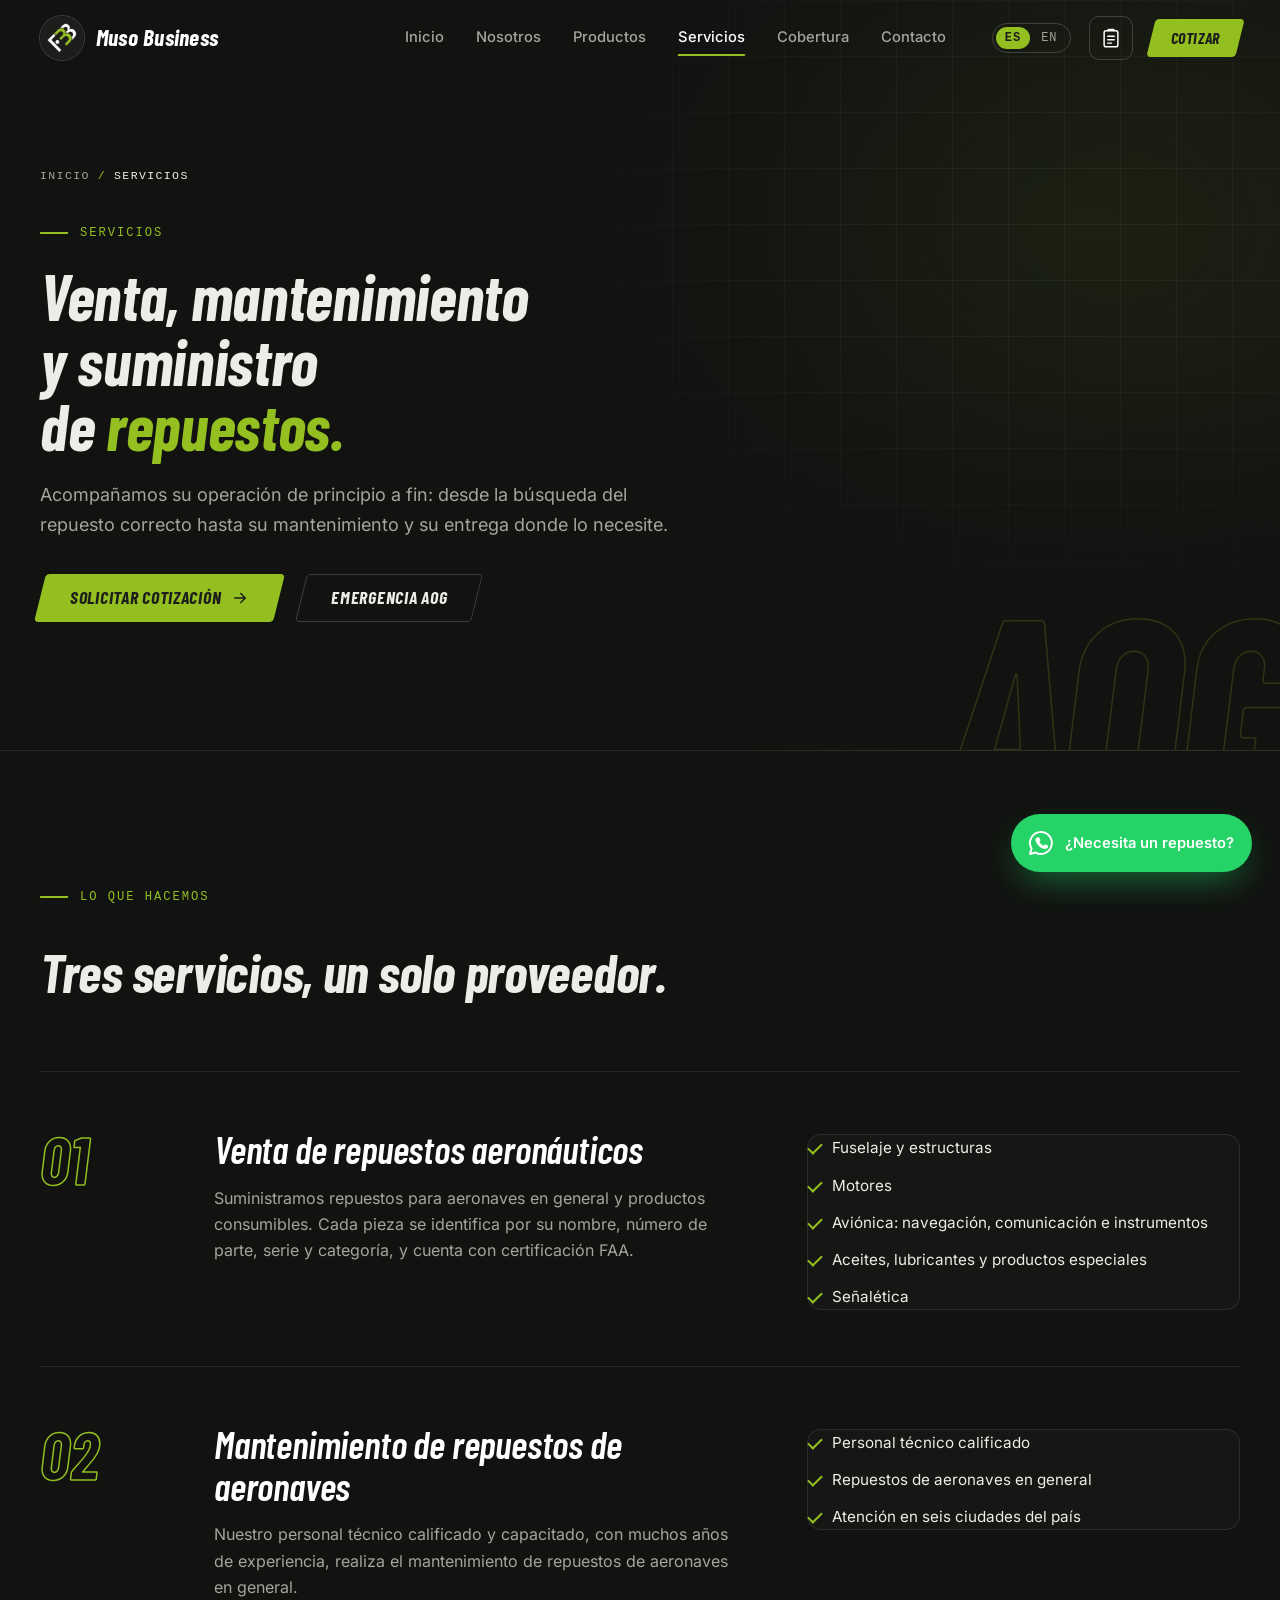
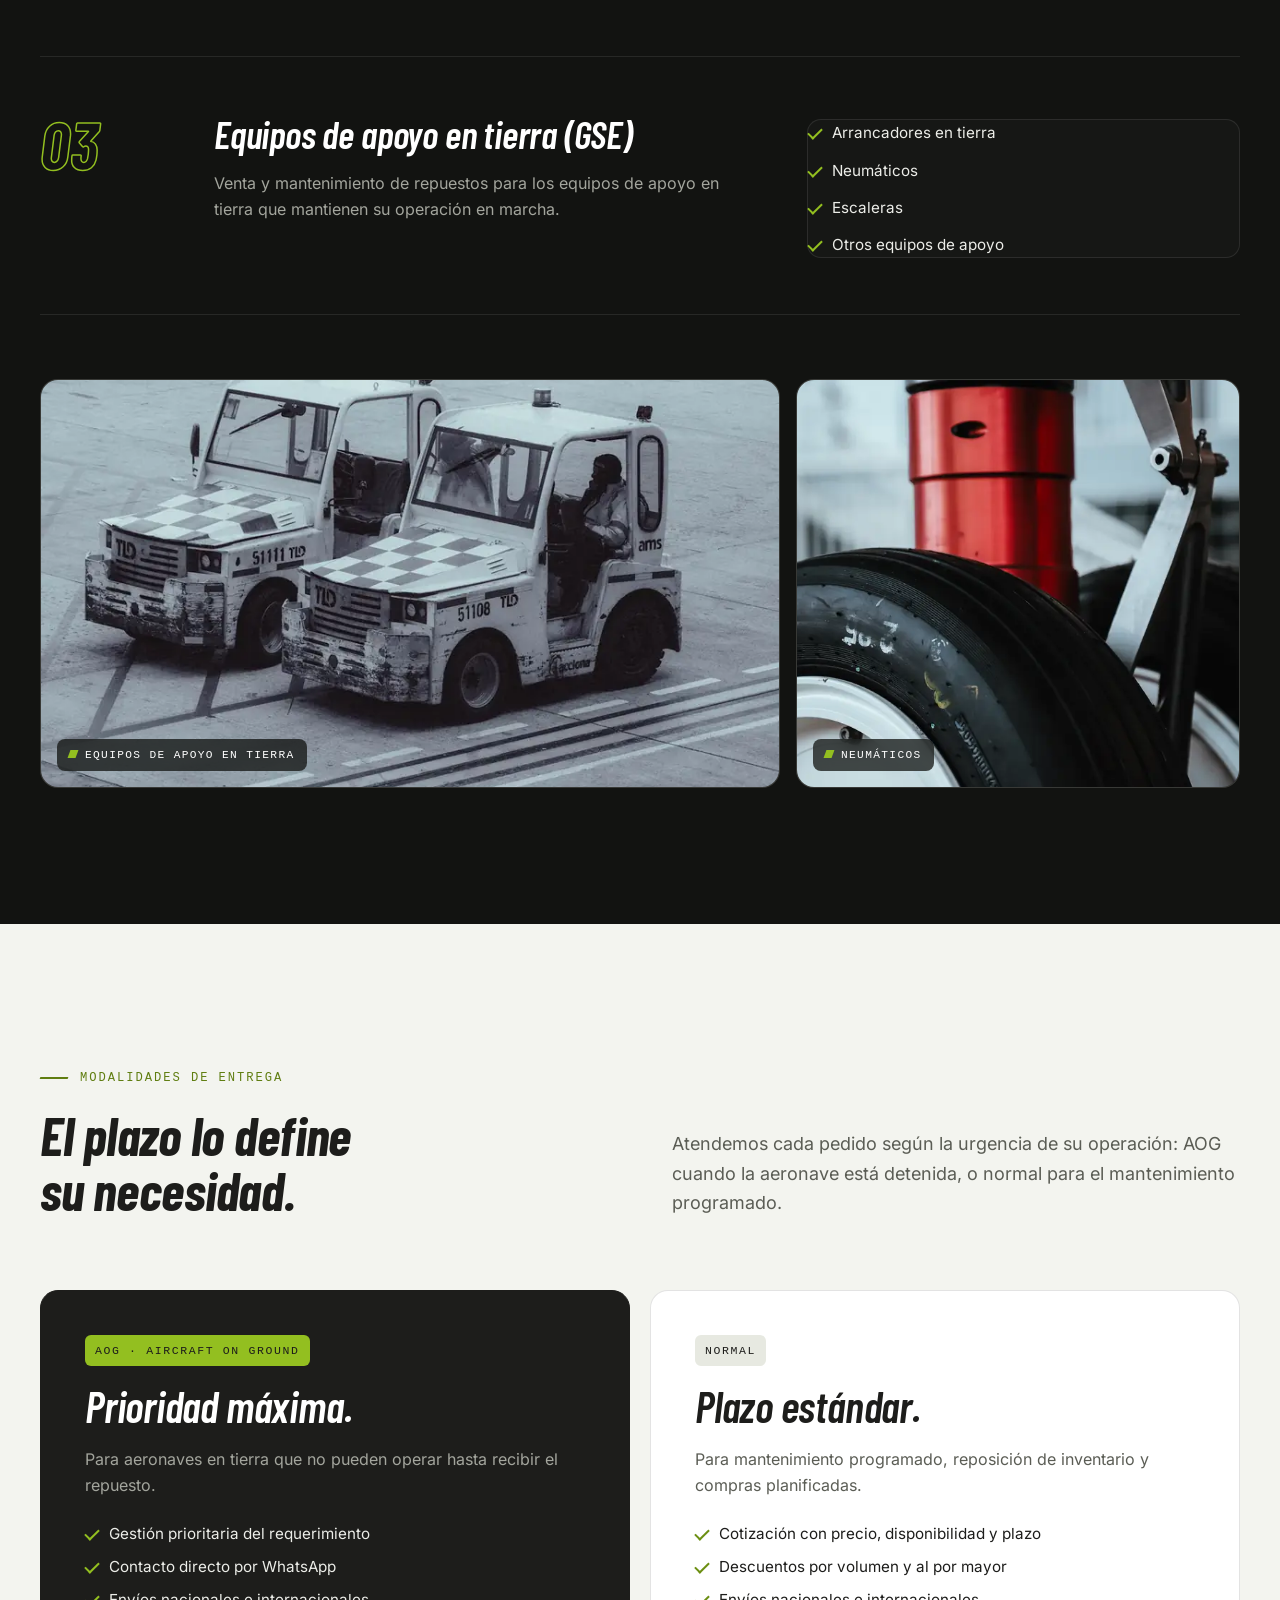
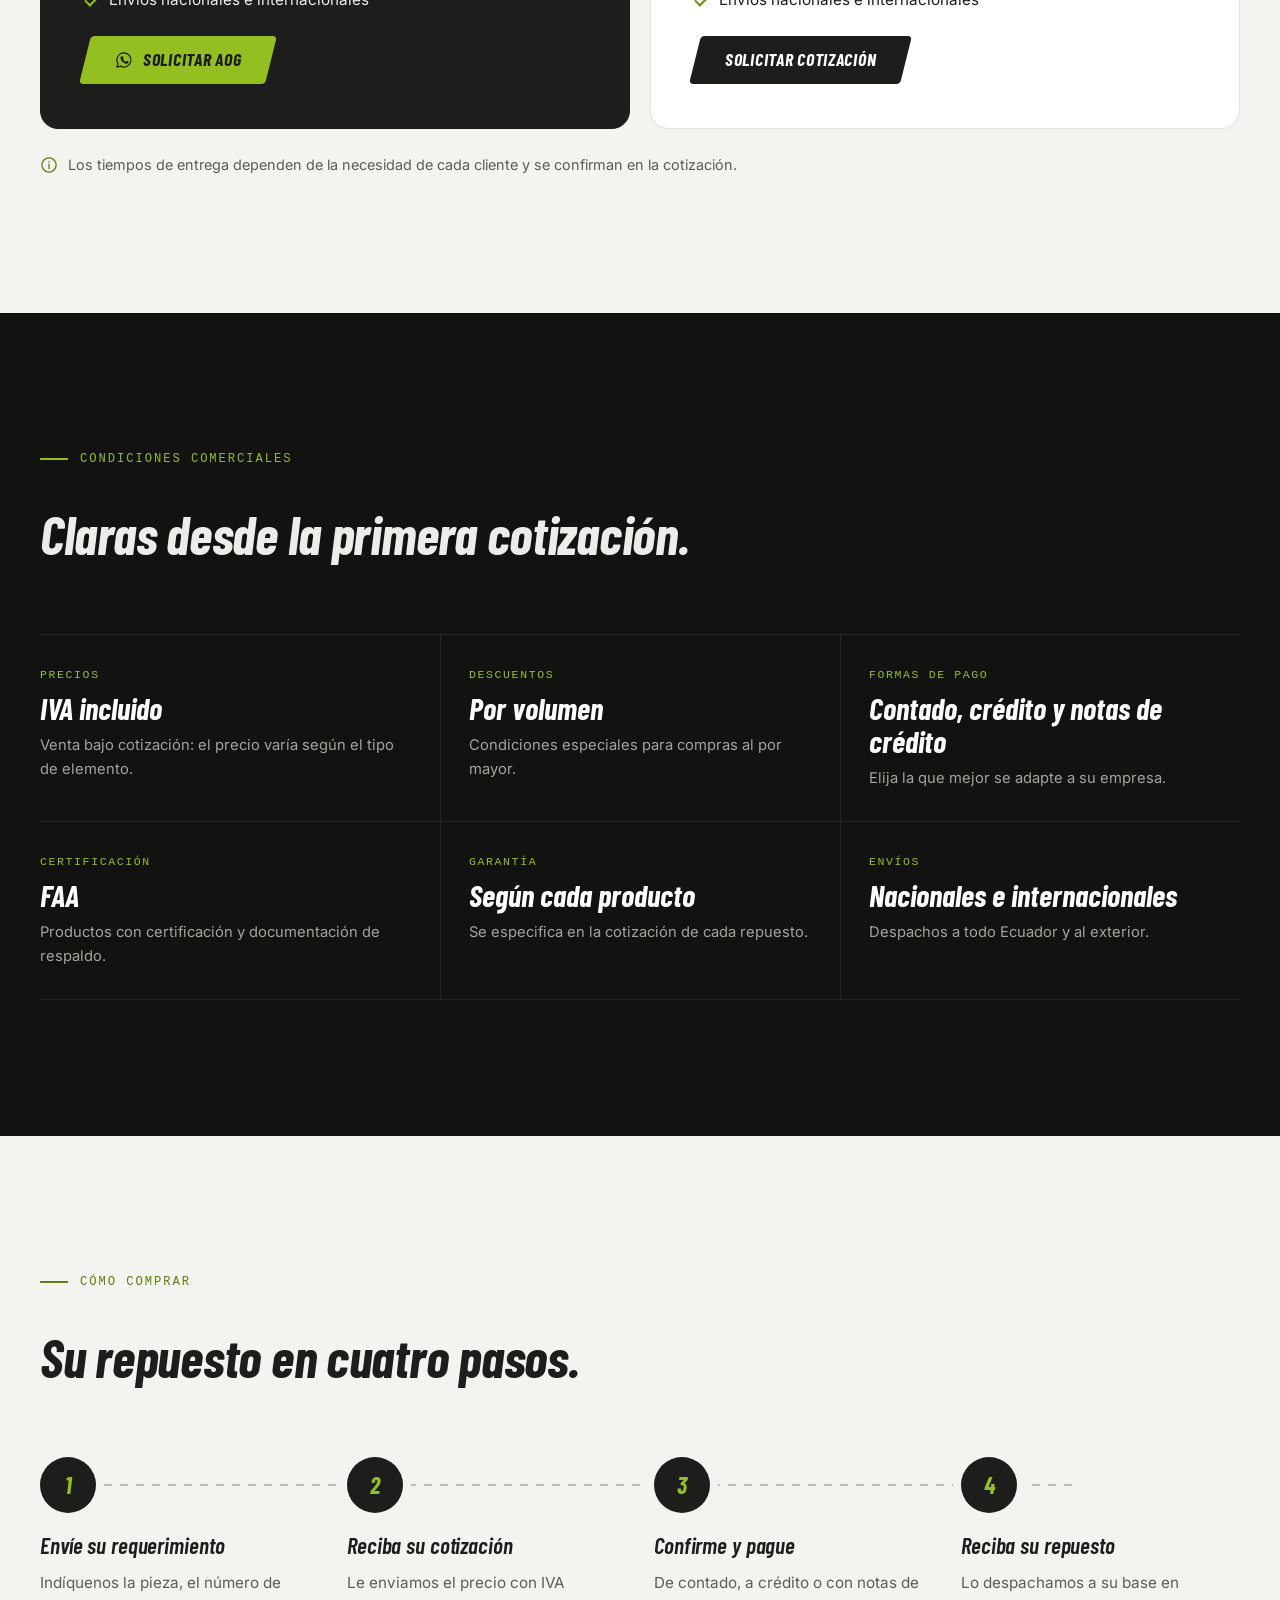
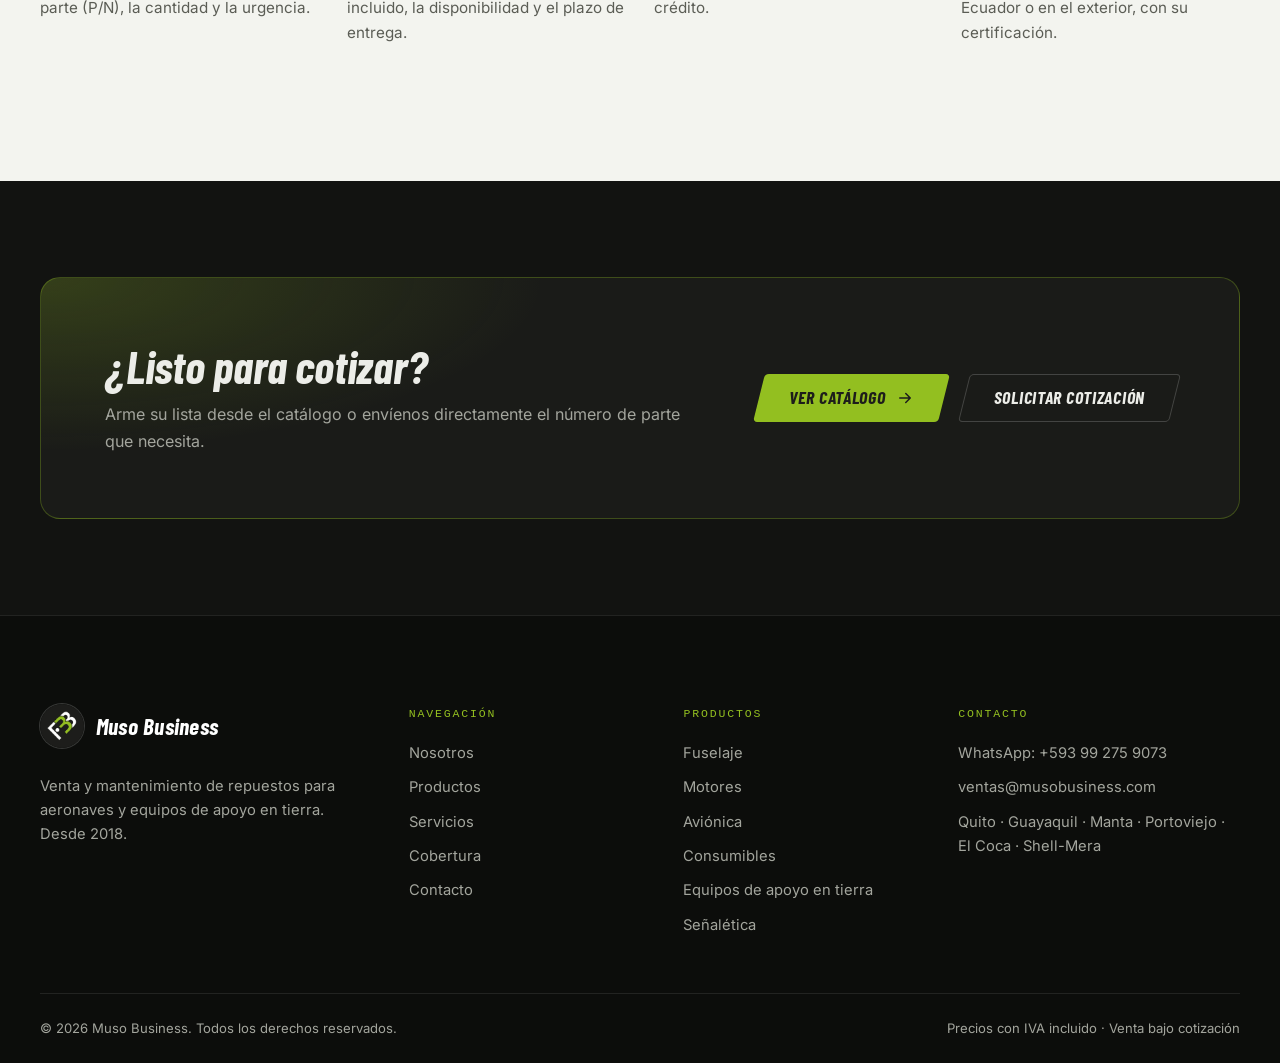
<file: servicios.html>
<!DOCTYPE html>
<html lang="es">
<head>
  <meta charset="utf-8">
  <meta name="viewport" content="width=device-width, initial-scale=1">
  <script>document.documentElement.classList.add('js');</script>

  <!-- SEO -->
  <title>Servicios de repuestos aeronáuticos y GSE | Muso Business</title>
  <meta name="description" content="Venta y mantenimiento de repuestos de aeronaves y de equipos de apoyo en tierra, con entregas AOG o normales, envíos internacionales y formas de pago flexibles.">
  <meta name="robots" content="index, follow, max-image-preview:large">
  <meta name="author" content="Muso Business">
  <meta name="theme-color" content="#1D1D1B">
  <link rel="canonical" href="https://www.musobusiness.com/servicios.html">
  <link rel="alternate" hreflang="es" href="https://www.musobusiness.com/servicios.html">
  <link rel="alternate" hreflang="en" href="https://www.musobusiness.com/en/services.html">
  <link rel="alternate" hreflang="x-default" href="https://www.musobusiness.com/servicios.html">

  <!-- Open Graph / redes sociales -->
  <meta property="og:type" content="website">
  <meta property="og:site_name" content="Muso Business">
  <meta property="og:locale" content="es_EC">
  <meta property="og:locale:alternate" content="en_US">
  <meta property="og:url" content="https://www.musobusiness.com/servicios.html">
  <meta property="og:title" content="Servicios de repuestos aeronáuticos y GSE | Muso Business">
  <meta property="og:description" content="Venta y mantenimiento de repuestos de aeronaves y de equipos de apoyo en tierra, con entregas AOG o normales, envíos internacionales y formas de pago flexibles.">
  <meta property="og:image" content="https://www.musobusiness.com/assets/img/og-muso.jpg">
  <meta property="og:image:width" content="1200">
  <meta property="og:image:height" content="630">
  <meta property="og:image:alt" content="Muso Business — Repuestos aeronáuticos en Ecuador">
  <meta name="twitter:card" content="summary_large_image">

  <!-- Iconos -->
  <link rel="icon" href="assets/img/favicon.ico" sizes="any">
  <link rel="icon" type="image/png" href="assets/img/favicon-48.png" sizes="48x48">
  <link rel="apple-touch-icon" href="assets/img/apple-touch-icon.png">

  <!-- Fuentes y estilos -->
  <link rel="preload" href="assets/fonts/barlow-condensed-latin-700-italic.woff2" as="font" type="font/woff2" crossorigin>
  <link rel="preload" href="assets/fonts/inter-latin-wght-normal.woff2" as="font" type="font/woff2" crossorigin>
  <link rel="stylesheet" href="assets/css/styles.css">

  <!-- Datos estructurados (Schema.org) -->
  <script type="application/ld+json">
{
  "@context": "https://schema.org",
  "@graph": [
    {
      "@type": "WebPage",
      "@id": "https://www.musobusiness.com/servicios.html#webpage",
      "url": "https://www.musobusiness.com/servicios.html",
      "name": "Servicios de repuestos aeronáuticos y GSE | Muso Business",
      "description": "Venta y mantenimiento de repuestos de aeronaves y de equipos de apoyo en tierra, con entregas AOG o normales, envíos internacionales y formas de pago flexibles.",
      "inLanguage": "es",
      "isPartOf": {
        "@id": "https://www.musobusiness.com/#website"
      },
      "about": {
        "@id": "https://www.musobusiness.com/#organization"
      }
    },
    {
      "@type": "BreadcrumbList",
      "itemListElement": [
        {
          "@type": "ListItem",
          "position": 1,
          "name": "Inicio",
          "item": "https://www.musobusiness.com/"
        },
        {
          "@type": "ListItem",
          "position": 2,
          "name": "Servicios",
          "item": "https://www.musobusiness.com/servicios.html"
        }
      ]
    },
    {
      "@type": "Service",
      "name": "Venta de repuestos aeronáuticos",
      "serviceType": "Venta de repuestos aeronáuticos",
      "provider": {
        "@id": "https://www.musobusiness.com/#organization"
      },
      "areaServed": [
        "EC",
        "US",
        "RU",
        "TH"
      ]
    },
    {
      "@type": "Service",
      "name": "Mantenimiento de repuestos de aeronaves",
      "serviceType": "Mantenimiento aeronáutico",
      "provider": {
        "@id": "https://www.musobusiness.com/#organization"
      },
      "areaServed": "EC"
    },
    {
      "@type": "Service",
      "name": "Venta y mantenimiento de repuestos para equipos de apoyo en tierra (GSE)",
      "serviceType": "Equipos de apoyo en tierra",
      "provider": {
        "@id": "https://www.musobusiness.com/#organization"
      },
      "areaServed": "EC"
    }
  ]
}
  </script>
</head>
<body>
  <a class="skip-link" href="#contenido">Saltar al contenido</a>

  <!-- Iconos SVG reutilizables -->
  <svg width="0" height="0" style="position:absolute" aria-hidden="true" focusable="false">
    <defs>
      <symbol id="i-arrow" viewBox="0 0 24 24" fill="none" stroke="currentColor" stroke-width="2" stroke-linecap="round" stroke-linejoin="round"><path d="M5 12h14M13 6l6 6-6 6"/></symbol>
      <symbol id="i-plane" viewBox="0 0 24 24" fill="none" stroke="currentColor" stroke-width="1.6" stroke-linejoin="round"><path d="M12 2.5c.9 0 1.5 1.2 1.5 3v4.2l7.5 4.3v2.2l-7.5-2.3v4.4l2.2 1.7v1.6L12 20.6l-3.7 1v-1.6l2.2-1.7v-4.4L3 16.2V14l7.5-4.3V5.5c0-1.8.6-3 1.5-3z"/></symbol>
      <symbol id="i-engine" viewBox="0 0 24 24" fill="none" stroke="currentColor" stroke-width="1.6" stroke-linecap="round"><circle cx="12" cy="12" r="9.5"/><circle cx="12" cy="12" r="2.2"/><path d="M13.9 10.9c1.2-2.4 2.9-3.9 4.9-4.4"/><path d="M13.9 10.9c1.2-2.4 2.9-3.9 4.9-4.4" transform="rotate(72 12 12)"/><path d="M13.9 10.9c1.2-2.4 2.9-3.9 4.9-4.4" transform="rotate(144 12 12)"/><path d="M13.9 10.9c1.2-2.4 2.9-3.9 4.9-4.4" transform="rotate(216 12 12)"/><path d="M13.9 10.9c1.2-2.4 2.9-3.9 4.9-4.4" transform="rotate(288 12 12)"/></symbol>
      <symbol id="i-gauge" viewBox="0 0 24 24" fill="none" stroke="currentColor" stroke-width="1.6" stroke-linecap="round"><circle cx="12" cy="12" r="9.5"/><path d="M12 12l4.2-4.2M12 4.8v1.8M19.2 12h-1.8M4.8 12h1.8M6.9 6.9l1.3 1.3M17.1 6.9l-1.3 1.3"/><circle cx="12" cy="12" r="1.2" fill="currentColor"/><path d="M8.5 16.8h7"/></symbol>
      <symbol id="i-drop" viewBox="0 0 24 24" fill="none" stroke="currentColor" stroke-width="1.6" stroke-linecap="round" stroke-linejoin="round"><path d="M12 2.8s-6.2 6.8-6.2 11.4a6.2 6.2 0 0 0 12.4 0C18.2 9.6 12 2.8 12 2.8z"/><path d="M9.3 14.6a2.8 2.8 0 0 0 2.7 2.6"/></symbol>
      <symbol id="i-stairs" viewBox="0 0 24 24" fill="none" stroke="currentColor" stroke-width="1.6" stroke-linecap="round" stroke-linejoin="round"><path d="M3 17.5h4.5v-4h4v-4h4v-4H20"/><path d="M5 17.5 18.5 4"/><circle cx="6" cy="20.5" r="1.3"/><circle cx="17" cy="20.5" r="1.3"/><path d="M3 17.5h17"/></symbol>
      <symbol id="i-cone" viewBox="0 0 24 24" fill="none" stroke="currentColor" stroke-width="1.6" stroke-linecap="round" stroke-linejoin="round"><path d="M9.6 3.5h4.8l4.4 16H5.2z"/><path d="M7.9 10h8.2M6.6 14.8h10.8M3 19.5h18"/></symbol>
      <symbol id="i-shield" viewBox="0 0 24 24" fill="none" stroke="currentColor" stroke-width="1.6" stroke-linecap="round" stroke-linejoin="round"><path d="M12 2.8l8 3v6c0 5-3.4 8.3-8 9.4-4.6-1.1-8-4.4-8-9.4v-6z"/><path d="M8.6 12.2l2.4 2.4 4.6-4.8"/></symbol>
      <symbol id="i-wrench" viewBox="0 0 24 24" fill="none" stroke="currentColor" stroke-width="1.6" stroke-linecap="round" stroke-linejoin="round"><path d="M14.7 6.3a4 4 0 0 0-5.3 5.3L3.5 17.5l3 3 5.9-5.9a4 4 0 0 0 5.3-5.3l-2.5 2.5-2.5-.5-.5-2.5z"/></symbol>
      <symbol id="i-tag" viewBox="0 0 24 24" fill="none" stroke="currentColor" stroke-width="1.6" stroke-linecap="round" stroke-linejoin="round"><path d="M3 12.2V4a1 1 0 0 1 1-1h8.2l8.8 8.8-9 9z"/><circle cx="7.6" cy="7.6" r="1.5"/></symbol>
      <symbol id="i-clock" viewBox="0 0 24 24" fill="none" stroke="currentColor" stroke-width="1.6" stroke-linecap="round"><circle cx="12" cy="12" r="9.5"/><path d="M12 6.8V12l3.4 2.2"/></symbol>
      <symbol id="i-card" viewBox="0 0 24 24" fill="none" stroke="currentColor" stroke-width="1.6" stroke-linecap="round"><rect x="2.5" y="5" width="19" height="14" rx="2"/><path d="M2.5 9.8h19M6 15h4"/></symbol>
      <symbol id="i-globe" viewBox="0 0 24 24" fill="none" stroke="currentColor" stroke-width="1.6"><circle cx="12" cy="12" r="9.5"/><path d="M2.5 12h19M12 2.5c2.9 3.2 2.9 15.8 0 19M12 2.5c-2.9 3.2-2.9 15.8 0 19"/></symbol>
      <symbol id="i-mail" viewBox="0 0 24 24" fill="none" stroke="currentColor" stroke-width="1.6" stroke-linejoin="round"><rect x="3" y="5" width="18" height="14" rx="2"/><path d="M3.6 6.5 12 13l8.4-6.5"/></symbol>
      <symbol id="i-pin" viewBox="0 0 24 24" fill="none" stroke="currentColor" stroke-width="1.6"><path d="M12 21.2s-7-6.2-7-11.6a7 7 0 0 1 14 0c0 5.4-7 11.6-7 11.6z"/><circle cx="12" cy="9.6" r="2.5"/></symbol>
      <symbol id="i-up-right" viewBox="0 0 24 24" fill="none" stroke="currentColor" stroke-width="2" stroke-linecap="round" stroke-linejoin="round"><path d="M7 17 17 7M9 7h8v8"/></symbol>
      <symbol id="i-wa" viewBox="0 0 24 24"><path fill="none" stroke="currentColor" stroke-width="1.7" stroke-linejoin="round" d="M12 2.6a9.4 9.4 0 0 0-8.1 14.2L2.6 21.4l4.7-1.2A9.4 9.4 0 1 0 12 2.6z"/><path fill="currentColor" d="M8.7 7.4c.2-.4.4-.4.7-.4h.6c.2 0 .4 0 .6.5l.8 1.9c.1.2.1.4 0 .6l-.5.7c-.1.2-.2.3 0 .6.4.7 1 1.4 1.6 1.9.7.6 1.3.8 1.6 1 .2.1.4.1.5-.1l.7-.8c.2-.2.4-.2.6-.1l1.8.9c.2.1.4.2.4.4 0 .3 0 1-.4 1.5-.4.5-1.3 1-2 1-1.4.1-3.6-.6-5.4-2.3-1.8-1.7-2.8-3.6-3-5-.1-.9.3-1.7.5-2.1z"/></symbol>
      <symbol id="i-list" viewBox="0 0 24 24" fill="none" stroke="currentColor" stroke-width="1.6" stroke-linecap="round" stroke-linejoin="round"><rect x="4.5" y="4" width="15" height="17.5" rx="2"/><path d="M9 4V2.8h6V4M8.5 10h7M8.5 13.8h7M8.5 17.6h4"/></symbol>
      <symbol id="i-close" viewBox="0 0 24 24" fill="none" stroke="currentColor" stroke-width="2" stroke-linecap="round"><path d="M6 6l12 12M18 6 6 18"/></symbol>
      <symbol id="i-search" viewBox="0 0 24 24" fill="none" stroke="currentColor" stroke-width="1.8" stroke-linecap="round"><circle cx="11" cy="11" r="7"/><path d="M20.5 20.5l-4.6-4.6"/></symbol>
      <symbol id="i-minus" viewBox="0 0 24 24" fill="none" stroke="currentColor" stroke-width="2" stroke-linecap="round"><path d="M5 12h14"/></symbol>
      <symbol id="i-plus" viewBox="0 0 24 24" fill="none" stroke="currentColor" stroke-width="2" stroke-linecap="round"><path d="M12 5v14M5 12h14"/></symbol>
      <symbol id="i-trash" viewBox="0 0 24 24" fill="none" stroke="currentColor" stroke-width="1.6" stroke-linecap="round" stroke-linejoin="round"><path d="M4 7h16M10 11v6M14 11v6M6 7l1 13h10l1-13M9 7V4h6v3"/></symbol>
      <symbol id="i-check" viewBox="0 0 24 24" fill="none" stroke="currentColor" stroke-width="2.2" stroke-linecap="round" stroke-linejoin="round"><path d="M5 12.5l4.5 4.5L19 7.5"/></symbol>
      <symbol id="i-info" viewBox="0 0 24 24" fill="none" stroke="currentColor" stroke-width="1.7" stroke-linecap="round"><circle cx="12" cy="12" r="9.5"/><path d="M12 11v5.5M12 7.6v.4"/></symbol>
    </defs>
  </svg>

  <header class="site-header">
    <div class="container header-inner">
      <a class="brand" href="./" aria-label="Muso Business — Inicio">
        <img src="assets/img/logo-muso.webp" width="44" height="44" alt="" fetchpriority="high">
        <span class="brand-name">Muso Business</span>
      </a>

      <nav class="main-nav" id="main-nav" aria-label="Navegación principal">
        <ul class="nav-list" role="list">
          <li><a href="./">Inicio</a></li>
          <li><a href="nosotros.html">Nosotros</a></li>
          <li><a href="productos.html">Productos</a></li>
          <li><a href="servicios.html" aria-current="page">Servicios</a></li>
          <li><a href="cobertura.html">Cobertura</a></li>
          <li><a href="contacto.html">Contacto</a></li>
        </ul>
        <div class="lang-switch" aria-label="Idioma">
          <span aria-current="true" lang="es">ES</span>
          <a href="en/services.html" hreflang="en" lang="en">EN</a>
        </div>
        <a class="btn nav-cta" href="contacto.html#cotizar">Solicitar cotización</a>
      </nav>

      <div class="header-actions">
        <div class="lang-switch" aria-label="Idioma">
          <span aria-current="true" lang="es">ES</span>
          <a href="en/services.html" hreflang="en" lang="en">EN</a>
        </div>
        <button class="quote-btn" type="button" data-quote-open aria-label="Abrir lista de cotización" aria-controls="quote-drawer">
          <svg aria-hidden="true"><use href="#i-list"/></svg>
          <span class="quote-count" data-quote-count>0</span>
        </button>
        <a class="btn btn--sm" href="contacto.html#cotizar">Cotizar</a>
        <button class="nav-toggle" type="button" aria-expanded="false" aria-controls="main-nav" aria-label="Abrir menú">
          <span></span><span></span><span></span>
        </button>
      </div>
    </div>
  </header>

  <main id="contenido">
<section class="page-hero page-hero--photo" data-mark="AOG">
      <picture class="page-hero-bg" aria-hidden="true">
        <source media="(max-width: 700px)" srcset="assets/img/hero-servicios-sm.webp">
        <img src="assets/img/hero-servicios.webp" alt="" width="1920" height="1080" fetchpriority="high" decoding="async">
      </picture>
      <div class="container">
        <nav class="breadcrumb" aria-label="Ruta de navegación"><ol><li><a href="./">Inicio</a></li><li aria-current="page">Servicios</li></ol></nav>
        <p class="eyebrow">Servicios</p>
        <h1>Venta, mantenimiento y suministro de <span class="accent">repuestos.</span></h1>
        <p class="lead">Acompañamos su operación de principio a fin: desde la búsqueda del repuesto correcto hasta su mantenimiento y su entrega donde lo necesite.</p>
        <div class="hero-ctas">
          <a class="btn" href="contacto.html#cotizar">Solicitar cotización <svg aria-hidden="true"><use href="#i-arrow"/></svg></a>
          <a class="btn btn--ghost" href="https://wa.me/593992759073" data-wa="aog">Emergencia AOG</a>
        </div>
      </div>
    </section>

    <!-- ===================== SERVICIOS ===================== -->
    <section class="section" aria-labelledby="svc-title">
      <div class="container">
        <div class="section-head">
          <p class="eyebrow" data-reveal>Lo que hacemos</p>
          <h2 id="svc-title" data-reveal data-delay="1">Tres servicios, un solo proveedor.</h2>
        </div>
        <div class="svc-list">
          <article class="svc-row" data-reveal>
            <span class="service-num" aria-hidden="true">01</span>
            <div>
              <h3>Venta de repuestos aeronáuticos</h3>
              <p>Suministramos repuestos para aeronaves en general y productos consumibles. Cada pieza se identifica por su nombre, número de parte, serie y categoría, y cuenta con certificación FAA.</p>
            </div>
            <ul class="ticks ticks--panel" role="list">
              <li>Fuselaje y estructuras</li>
              <li>Motores</li>
              <li>Aviónica: navegación, comunicación e instrumentos</li>
              <li>Aceites, lubricantes y productos especiales</li>
              <li>Señalética</li>
            </ul>
          </article>
          <article class="svc-row" data-reveal>
            <span class="service-num" aria-hidden="true">02</span>
            <div>
              <h3>Mantenimiento de repuestos de aeronaves</h3>
              <p>Nuestro personal técnico calificado y capacitado, con muchos años de experiencia, realiza el mantenimiento de repuestos de aeronaves en general.</p>
            </div>
            <ul class="ticks ticks--panel" role="list">
              <li>Personal técnico calificado</li>
              <li>Repuestos de aeronaves en general</li>
              <li>Atención en seis ciudades del país</li>
            </ul>
          </article>
          <article class="svc-row" data-reveal>
            <span class="service-num" aria-hidden="true">03</span>
            <div>
              <h3>Equipos de apoyo en tierra (GSE)</h3>
              <p>Venta y mantenimiento de repuestos para los equipos de apoyo en tierra que mantienen su operación en marcha.</p>
            </div>
            <ul class="ticks ticks--panel" role="list">
              <li>Arrancadores en tierra</li>
              <li>Neumáticos</li>
              <li>Escaleras</li>
              <li>Otros equipos de apoyo</li>
            </ul>
          </article>
        </div>
        <div class="photo-duo">
          <figure class="media-frame" data-reveal>
            <img src="assets/img/foto-gse.webp" srcset="assets/img/foto-gse-sm.webp 800w, assets/img/foto-gse.webp 1400w" sizes="(max-width: 960px) 100vw, 60vw" alt="Equipo de remolque en plataforma" width="1400" height="1000" loading="lazy" decoding="async">
            <figcaption>Equipos de apoyo en tierra</figcaption>
          </figure>
          <figure class="media-frame" data-reveal data-delay="1">
            <img src="assets/img/foto-neumatico.webp" srcset="assets/img/foto-neumatico-sm.webp 800w, assets/img/foto-neumatico.webp 1400w" sizes="(max-width: 960px) 100vw, 40vw" alt="Neumático y tren de aterrizaje de una aeronave" width="1400" height="1000" loading="lazy" decoding="async">
            <figcaption>Neumáticos</figcaption>
          </figure>
        </div>
      </div>
    </section>

    <!-- ===================== MODALIDADES ===================== -->
    <section class="section section--light" aria-labelledby="mode-title">
      <div class="container">
        <div class="section-head section-head--split">
          <div>
            <p class="eyebrow" data-reveal>Modalidades de entrega</p>
            <h2 id="mode-title" data-reveal data-delay="1">El plazo lo define su necesidad.</h2>
          </div>
          <p class="lead" data-reveal data-delay="2">Atendemos cada pedido según la urgencia de su operación: AOG cuando la aeronave está detenida, o normal para el mantenimiento programado.</p>
        </div>
        <div class="compare">
          <article class="compare-card compare-card--aog" data-reveal>
            <span class="tag">AOG · Aircraft on Ground</span>
            <h3>Prioridad máxima.</h3>
            <p>Para aeronaves en tierra que no pueden operar hasta recibir el repuesto.</p>
            <ul class="ticks" role="list">
              <li>Gestión prioritaria del requerimiento</li>
              <li>Contacto directo por WhatsApp</li>
              <li>Envíos nacionales e internacionales</li>
            </ul>
            <a class="btn" href="https://wa.me/593992759073" data-wa="aog"><svg aria-hidden="true"><use href="#i-wa"/></svg> Solicitar AOG</a>
          </article>
          <article class="compare-card" data-reveal data-delay="1">
            <span class="tag">Normal</span>
            <h3>Plazo estándar.</h3>
            <p>Para mantenimiento programado, reposición de inventario y compras planificadas.</p>
            <ul class="ticks" role="list">
              <li>Cotización con precio, disponibilidad y plazo</li>
              <li>Descuentos por volumen y al por mayor</li>
              <li>Envíos nacionales e internacionales</li>
            </ul>
            <a class="btn btn--dark" href="contacto.html#cotizar">Solicitar cotización</a>
          </article>
        </div>
        <p class="note" data-reveal><svg aria-hidden="true"><use href="#i-info"/></svg><span>Los tiempos de entrega dependen de la necesidad de cada cliente y se confirman en la cotización.</span></p>
      </div>
    </section>

    <!-- ===================== CONDICIONES ===================== -->
    <section class="section" aria-labelledby="terms-title">
      <div class="container">
        <div class="section-head">
          <p class="eyebrow" data-reveal>Condiciones comerciales</p>
          <h2 id="terms-title" data-reveal data-delay="1">Claras desde la primera cotización.</h2>
        </div>
        <div class="terms" data-reveal>
          <div class="term"><small>Precios</small><strong>IVA incluido</strong><span>Venta bajo cotización: el precio varía según el tipo de elemento.</span></div>
          <div class="term"><small>Descuentos</small><strong>Por volumen</strong><span>Condiciones especiales para compras al por mayor.</span></div>
          <div class="term"><small>Formas de pago</small><strong>Contado, crédito y notas de crédito</strong><span>Elija la que mejor se adapte a su empresa.</span></div>
          <div class="term"><small>Certificación</small><strong>FAA</strong><span>Productos con certificación y documentación de respaldo.</span></div>
          <div class="term"><small>Garantía</small><strong>Según cada producto</strong><span>Se especifica en la cotización de cada repuesto.</span></div>
          <div class="term"><small>Envíos</small><strong>Nacionales e internacionales</strong><span>Despachos a todo Ecuador y al exterior.</span></div>
        </div>
      </div>
    </section>

    <!-- ===================== PROCESO ===================== -->
    <section class="section section--light" aria-labelledby="steps-title">
      <div class="container">
        <div class="section-head">
          <p class="eyebrow" data-reveal>Cómo comprar</p>
          <h2 id="steps-title" data-reveal data-delay="1">Su repuesto en cuatro pasos.</h2>
        </div>
        <ol class="steps" role="list">
          <li class="step" data-reveal>
            <span class="step-num" aria-hidden="true">1</span>
            <h3>Envíe su requerimiento</h3>
            <p>Indíquenos la pieza, el número de parte (P/N), la cantidad y la urgencia.</p>
          </li>
          <li class="step" data-reveal data-delay="1">
            <span class="step-num" aria-hidden="true">2</span>
            <h3>Reciba su cotización</h3>
            <p>Le enviamos el precio con IVA incluido, la disponibilidad y el plazo de entrega.</p>
          </li>
          <li class="step" data-reveal data-delay="2">
            <span class="step-num" aria-hidden="true">3</span>
            <h3>Confirme y pague</h3>
            <p>De contado, a crédito o con notas de crédito.</p>
          </li>
          <li class="step" data-reveal data-delay="3">
            <span class="step-num" aria-hidden="true">4</span>
            <h3>Reciba su repuesto</h3>
            <p>Lo despachamos a su base en Ecuador o en el exterior, con su certificación.</p>
          </li>
        </ol>
      </div>
    </section>

    <!-- ===================== CTA ===================== -->
    <section class="section section--tight" aria-label="Solicitar cotización">
      <div class="container">
        <div class="cta-band" data-reveal>
          <div>
            <h2>¿Listo para cotizar?</h2>
            <p>Arme su lista desde el catálogo o envíenos directamente el número de parte que necesita.</p>
          </div>
          <div class="actions">
            <a class="btn" href="productos.html">Ver catálogo <svg aria-hidden="true"><use href="#i-arrow"/></svg></a>
            <a class="btn btn--ghost" href="contacto.html#cotizar">Solicitar cotización</a>
          </div>
        </div>
      </div>
    </section>
  </main>

  <footer class="site-footer">
    <div class="container">
      <div class="footer-grid">
        <div class="footer-brand">
          <a class="brand" href="./" aria-label="Muso Business — Inicio">
            <img src="assets/img/logo-muso.webp" width="44" height="44" alt="" loading="lazy">
            <span class="brand-name">Muso Business</span>
          </a>
          <p>Venta y mantenimiento de repuestos para aeronaves y equipos de apoyo en tierra. Desde 2018.</p>
        </div>
        <div>
          <h4>Navegación</h4>
          <ul class="footer-links" role="list">
            <li><a href="nosotros.html">Nosotros</a></li>
            <li><a href="productos.html">Productos</a></li>
            <li><a href="servicios.html">Servicios</a></li>
            <li><a href="cobertura.html">Cobertura</a></li>
            <li><a href="contacto.html">Contacto</a></li>
          </ul>
        </div>
        <div>
          <h4>Productos</h4>
          <ul class="footer-links" role="list">
            <li><a href="productos.html#fuselaje">Fuselaje</a></li>
            <li><a href="productos.html#motores">Motores</a></li>
            <li><a href="productos.html#avionica">Aviónica</a></li>
            <li><a href="productos.html#consumibles">Consumibles</a></li>
            <li><a href="productos.html#gse">Equipos de apoyo en tierra</a></li>
            <li><a href="productos.html#senaletica">Señalética</a></li>
          </ul>
        </div>
        <div>
          <h4>Contacto</h4>
          <ul class="footer-links" role="list">
            <li><a href="https://wa.me/593992759073" data-wa>WhatsApp: +593 99 275 9073</a></li>
            <li><a href="mailto:ventas@musobusiness.com" data-email>ventas@musobusiness.com</a></li>
            <li>Quito · Guayaquil · Manta · Portoviejo · El Coca · Shell-Mera</li>
          </ul>
        </div>
      </div>
      <div class="footer-bottom">
        <span>© <span data-year>2026</span> Muso Business. Todos los derechos reservados.</span>
        <span>Precios con IVA incluido · Venta bajo cotización</span>
      </div>
    </div>
  </footer>

  <!-- WhatsApp flotante -->
  <a class="wa-float" href="https://wa.me/593992759073" data-wa aria-label="Escríbanos por WhatsApp">
    <svg aria-hidden="true"><use href="#i-wa"/></svg>
    <span class="wa-label">¿Necesita un repuesto?</span>
  </a>

  <!-- Lista de cotización -->
  <div class="drawer-backdrop" data-quote-close></div>
  <aside class="drawer" id="quote-drawer" role="dialog" aria-modal="true" aria-labelledby="drawer-title" aria-hidden="true">
    <div class="drawer-head">
      <div>
        <p class="eyebrow">Su selección</p>
        <h2 id="drawer-title">Lista de cotización</h2>
      </div>
      <button class="icon-btn" type="button" data-quote-close aria-label="Cerrar"><svg aria-hidden="true"><use href="#i-close"/></svg></button>
    </div>
    <form class="drawer-body" id="quote-list-form" novalidate>
      <div class="qadd">
        <label class="sr-only" for="qadd-pn">Pieza o número de parte</label>
        <input id="qadd-pn" type="text" placeholder="Agregar pieza o P/N" autocomplete="off">
        <label class="sr-only" for="qadd-qty">Cantidad</label>
        <input id="qadd-qty" type="number" min="1" value="1">
        <button class="icon-btn icon-btn--lime" type="button" data-qadd aria-label="Agregar"><svg aria-hidden="true"><use href="#i-plus"/></svg></button>
      </div>
      <ul class="qlist" role="list" data-qlist></ul>
      <p class="drawer-empty" data-qempty>Su lista está vacía. Agregue repuestos desde el <a href="productos.html">catálogo</a> o escriba un número de parte arriba.</p>
      <div class="drawer-fields">
        <p class="mini-label" id="qtype-l">Tipo de solicitud</p>
        <div class="mini-seg" role="radiogroup" aria-labelledby="qtype-l">
          <label><input type="radio" name="qtype" value="quote" checked>Cotización</label>
          <label><input type="radio" name="qtype" value="buy">Compra directa</label>
        </div>
        <p class="mini-label" id="qurg-l">Urgencia</p>
        <div class="mini-seg" role="radiogroup" aria-labelledby="qurg-l">
          <label><input type="radio" name="qurg" value="Normal" checked>Normal</label>
          <label><input type="radio" name="qurg" value="AOG">AOG</label>
        </div>
        <div class="form-grid">
          <div class="field">
            <label for="q-name">Nombre <span class="req">*</span></label>
            <input id="q-name" name="qname" type="text" autocomplete="name">
          </div>
          <div class="field">
            <label for="q-contact">Correo o teléfono <span class="req">*</span></label>
            <input id="q-contact" name="qcontact" type="text" autocomplete="email">
          </div>
          <div class="field field--full">
            <label for="q-company">Empresa</label>
            <input id="q-company" name="qcompany" type="text" autocomplete="organization">
          </div>
          <div class="field field--full">
            <label for="q-notes">Notas (aeronave, ciudad de entrega…)</label>
            <textarea id="q-notes" name="qnotes"></textarea>
          </div>
        </div>
      </div>
    </form>
    <div class="drawer-foot">
      <div class="drawer-actions">
        <button class="btn" type="submit" form="quote-list-form" value="whatsapp"><svg aria-hidden="true"><use href="#i-wa"/></svg> WhatsApp</button>
        <button class="btn btn--ghost" type="submit" form="quote-list-form" value="email">Correo</button>
      </div>
      <p class="form-status" data-qstatus role="status" aria-live="polite"></p>
      <button type="button" class="link-clear" data-qclear>Vaciar lista</button>
    </div>
  </aside>
  <div class="toast" data-toast role="status" aria-live="polite"></div>

  <script src="assets/js/main.js" defer></script>
  <script src="assets/js/cotizacion.js" defer></script>
</body>
</html>
</file>
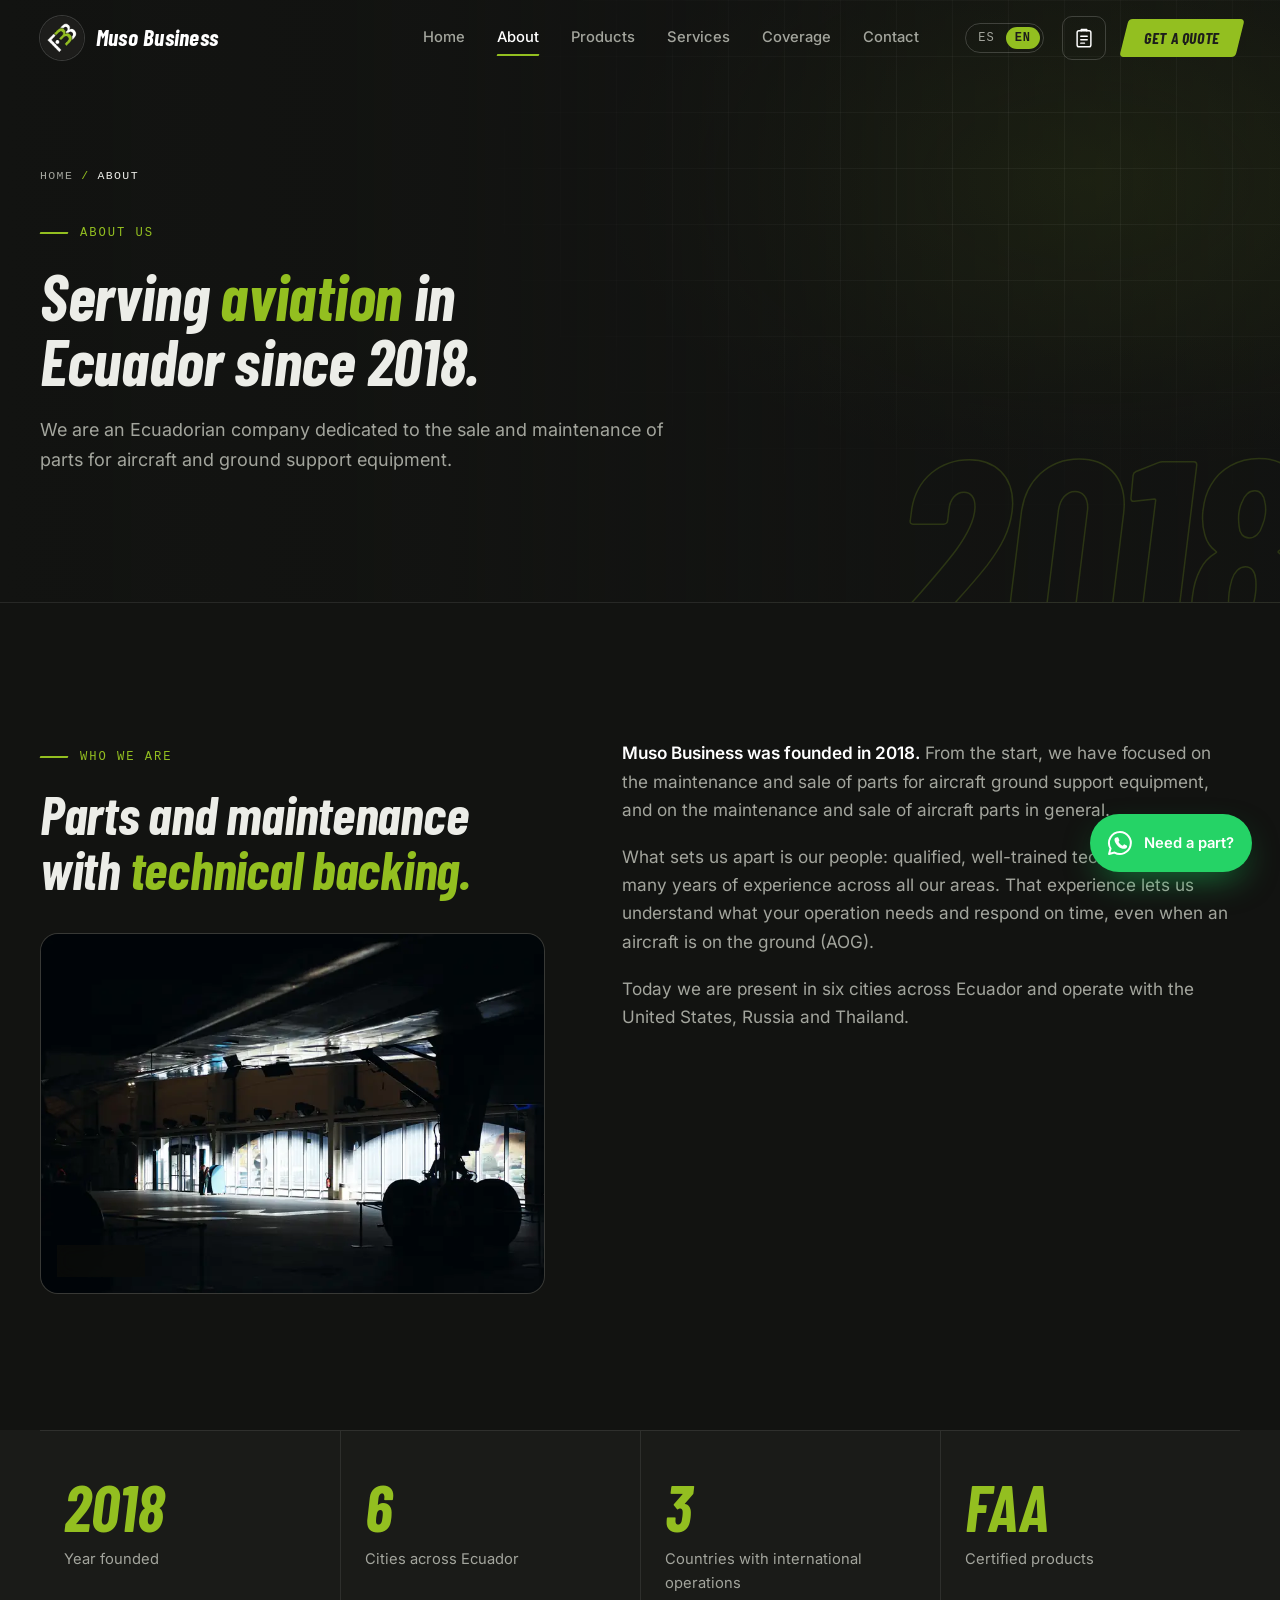
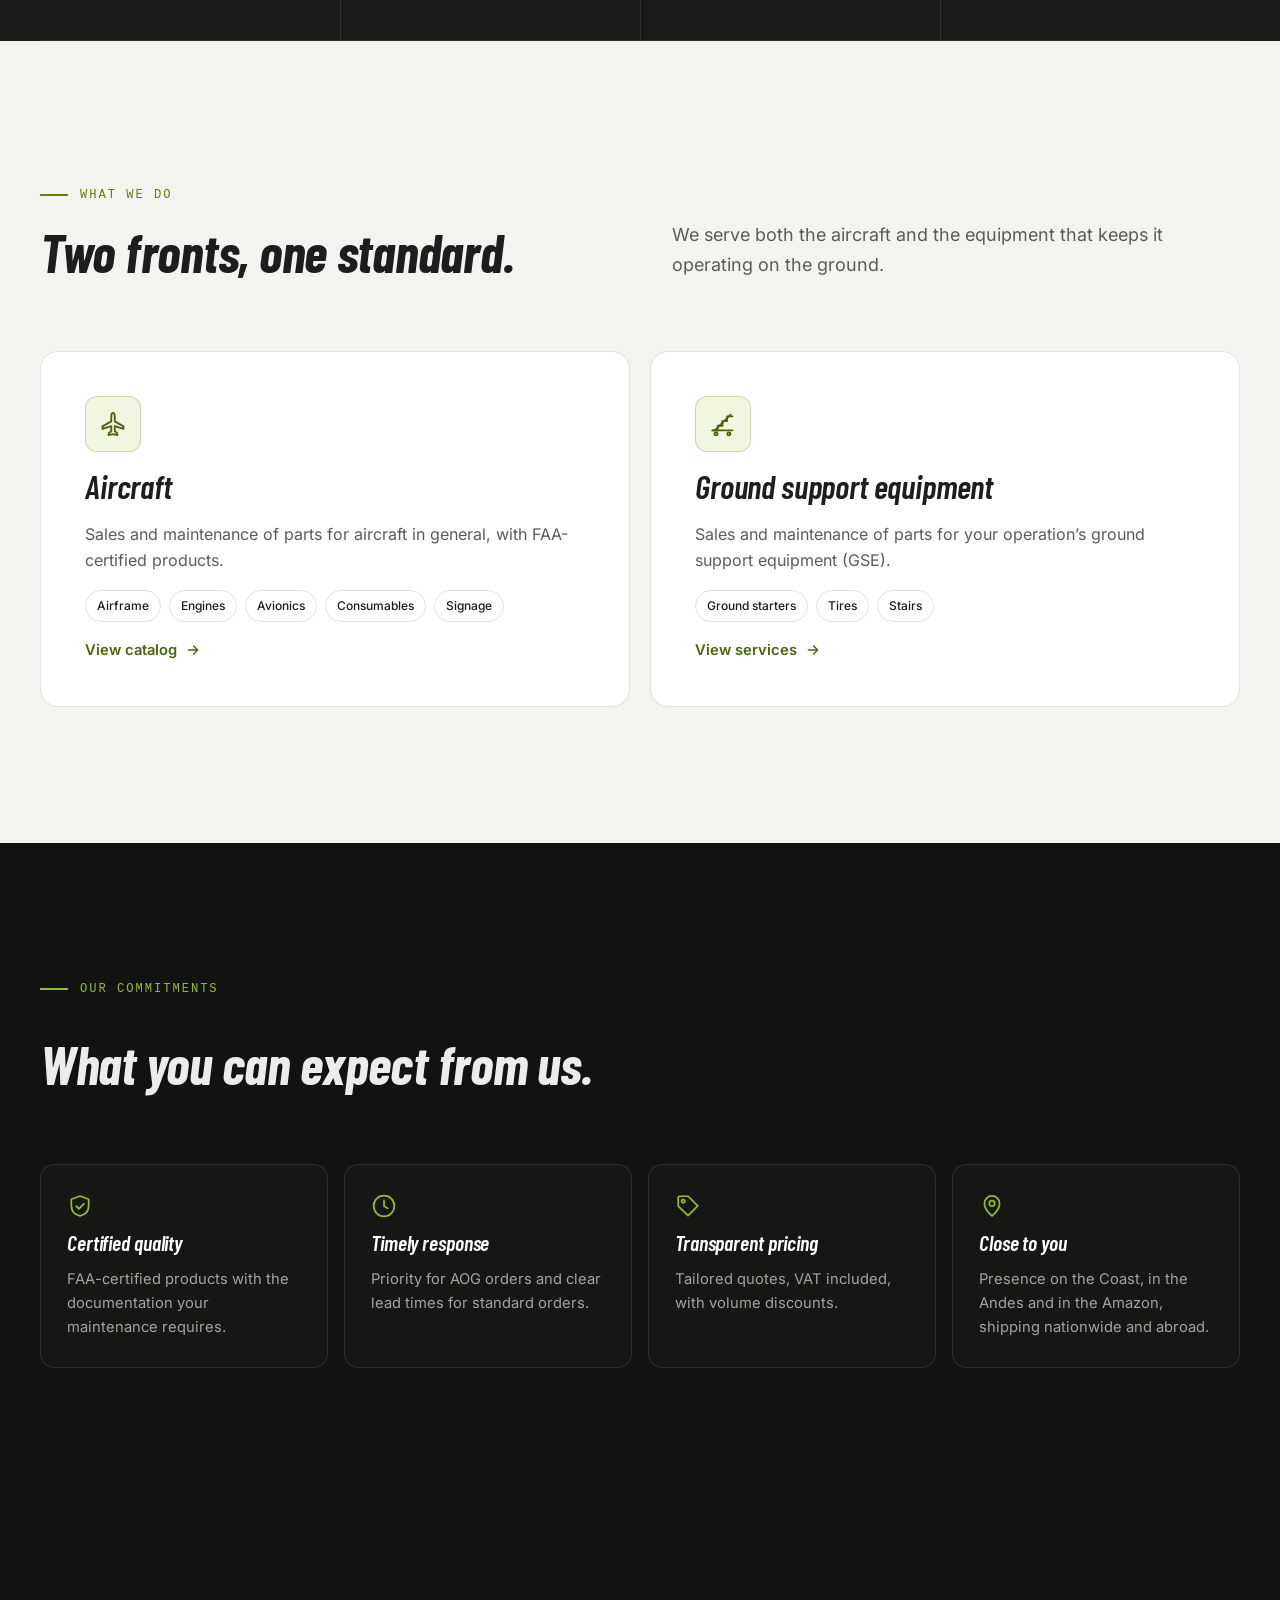
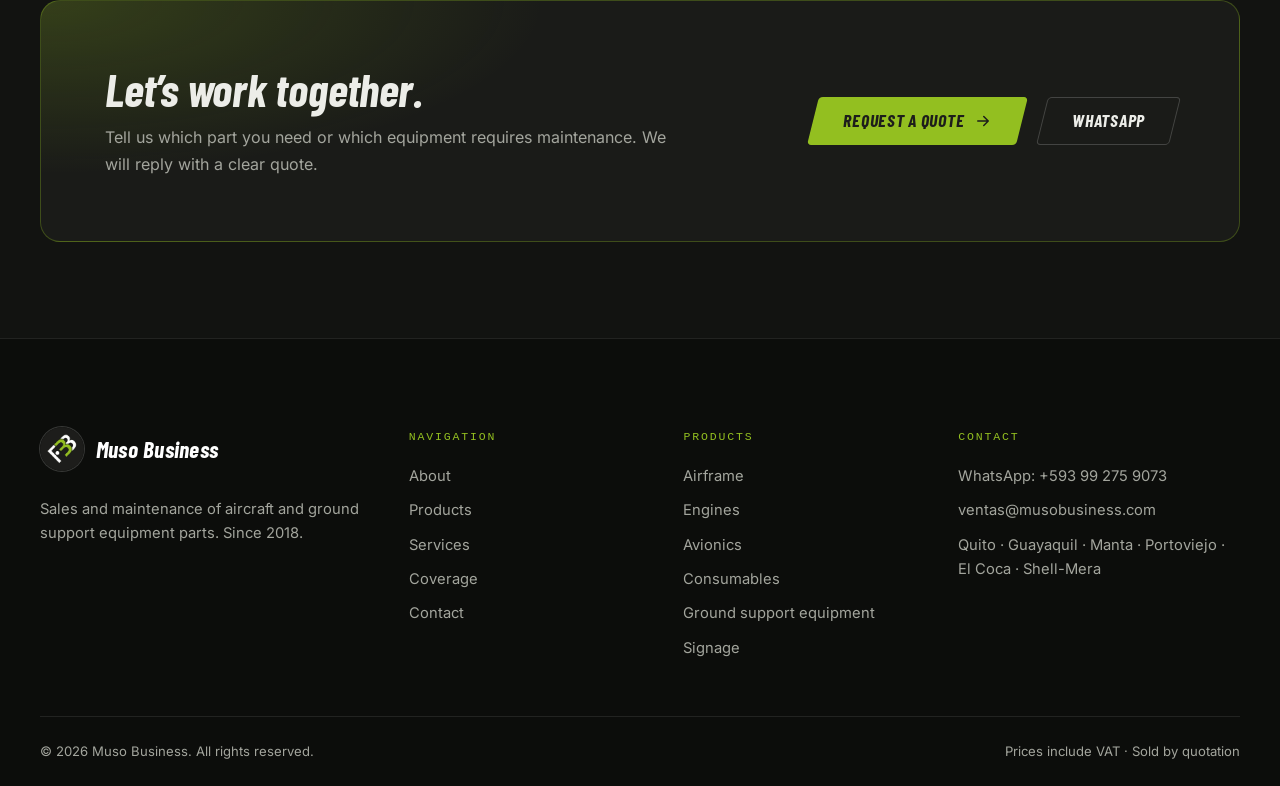
<file: en/about.html>
<!DOCTYPE html>
<html lang="en">
<head>
  <meta charset="utf-8">
  <meta name="viewport" content="width=device-width, initial-scale=1">
  <script>document.documentElement.classList.add('js');</script>

  <!-- SEO -->
  <title>About Us | Muso Business — Aircraft Parts Since 2018</title>
  <meta name="description" content="Meet Muso Business: an Ecuadorian company selling and maintaining aircraft and ground support equipment parts since 2018, with qualified technical staff.">
  <meta name="robots" content="index, follow, max-image-preview:large">
  <meta name="author" content="Muso Business">
  <meta name="theme-color" content="#1D1D1B">
  <link rel="canonical" href="https://www.musobusiness.com/en/about.html">
  <link rel="alternate" hreflang="es" href="https://www.musobusiness.com/nosotros.html">
  <link rel="alternate" hreflang="en" href="https://www.musobusiness.com/en/about.html">
  <link rel="alternate" hreflang="x-default" href="https://www.musobusiness.com/nosotros.html">

  <!-- Open Graph / redes sociales -->
  <meta property="og:type" content="website">
  <meta property="og:site_name" content="Muso Business">
  <meta property="og:locale" content="en_US">
  <meta property="og:locale:alternate" content="es_EC">
  <meta property="og:url" content="https://www.musobusiness.com/en/about.html">
  <meta property="og:title" content="About Us | Muso Business — Aircraft Parts Since 2018">
  <meta property="og:description" content="Meet Muso Business: an Ecuadorian company selling and maintaining aircraft and ground support equipment parts since 2018, with qualified technical staff.">
  <meta property="og:image" content="https://www.musobusiness.com/assets/img/og-muso.jpg">
  <meta property="og:image:width" content="1200">
  <meta property="og:image:height" content="630">
  <meta property="og:image:alt" content="Muso Business — Aircraft parts in Ecuador">
  <meta name="twitter:card" content="summary_large_image">

  <!-- Iconos -->
  <link rel="icon" href="../assets/img/favicon.ico" sizes="any">
  <link rel="icon" type="image/png" href="../assets/img/favicon-48.png" sizes="48x48">
  <link rel="apple-touch-icon" href="../assets/img/apple-touch-icon.png">

  <!-- Fuentes y estilos -->
  <link rel="preload" href="../assets/fonts/barlow-condensed-latin-700-italic.woff2" as="font" type="font/woff2" crossorigin>
  <link rel="preload" href="../assets/fonts/inter-latin-wght-normal.woff2" as="font" type="font/woff2" crossorigin>
  <link rel="stylesheet" href="../assets/css/styles.css">

  <!-- Datos estructurados (Schema.org) -->
  <script type="application/ld+json">
{
  "@context": "https://schema.org",
  "@graph": [
    {
      "@type": "AboutPage",
      "@id": "https://www.musobusiness.com/en/about.html#webpage",
      "url": "https://www.musobusiness.com/en/about.html",
      "name": "About Us | Muso Business — Aircraft Parts Since 2018",
      "description": "Meet Muso Business: an Ecuadorian company selling and maintaining aircraft and ground support equipment parts since 2018, with qualified technical staff.",
      "inLanguage": "en",
      "isPartOf": {
        "@id": "https://www.musobusiness.com/#website"
      },
      "about": {
        "@id": "https://www.musobusiness.com/#organization"
      }
    },
    {
      "@type": "BreadcrumbList",
      "itemListElement": [
        {
          "@type": "ListItem",
          "position": 1,
          "name": "Home",
          "item": "https://www.musobusiness.com/en/"
        },
        {
          "@type": "ListItem",
          "position": 2,
          "name": "About",
          "item": "https://www.musobusiness.com/en/about.html"
        }
      ]
    }
  ]
}
  </script>
</head>
<body>
  <a class="skip-link" href="#contenido">Skip to content</a>

  <!-- Iconos SVG reutilizables -->
  <svg width="0" height="0" style="position:absolute" aria-hidden="true" focusable="false">
    <defs>
      <symbol id="i-arrow" viewBox="0 0 24 24" fill="none" stroke="currentColor" stroke-width="2" stroke-linecap="round" stroke-linejoin="round"><path d="M5 12h14M13 6l6 6-6 6"/></symbol>
      <symbol id="i-plane" viewBox="0 0 24 24" fill="none" stroke="currentColor" stroke-width="1.6" stroke-linejoin="round"><path d="M12 2.5c.9 0 1.5 1.2 1.5 3v4.2l7.5 4.3v2.2l-7.5-2.3v4.4l2.2 1.7v1.6L12 20.6l-3.7 1v-1.6l2.2-1.7v-4.4L3 16.2V14l7.5-4.3V5.5c0-1.8.6-3 1.5-3z"/></symbol>
      <symbol id="i-engine" viewBox="0 0 24 24" fill="none" stroke="currentColor" stroke-width="1.6" stroke-linecap="round"><circle cx="12" cy="12" r="9.5"/><circle cx="12" cy="12" r="2.2"/><path d="M13.9 10.9c1.2-2.4 2.9-3.9 4.9-4.4"/><path d="M13.9 10.9c1.2-2.4 2.9-3.9 4.9-4.4" transform="rotate(72 12 12)"/><path d="M13.9 10.9c1.2-2.4 2.9-3.9 4.9-4.4" transform="rotate(144 12 12)"/><path d="M13.9 10.9c1.2-2.4 2.9-3.9 4.9-4.4" transform="rotate(216 12 12)"/><path d="M13.9 10.9c1.2-2.4 2.9-3.9 4.9-4.4" transform="rotate(288 12 12)"/></symbol>
      <symbol id="i-gauge" viewBox="0 0 24 24" fill="none" stroke="currentColor" stroke-width="1.6" stroke-linecap="round"><circle cx="12" cy="12" r="9.5"/><path d="M12 12l4.2-4.2M12 4.8v1.8M19.2 12h-1.8M4.8 12h1.8M6.9 6.9l1.3 1.3M17.1 6.9l-1.3 1.3"/><circle cx="12" cy="12" r="1.2" fill="currentColor"/><path d="M8.5 16.8h7"/></symbol>
      <symbol id="i-drop" viewBox="0 0 24 24" fill="none" stroke="currentColor" stroke-width="1.6" stroke-linecap="round" stroke-linejoin="round"><path d="M12 2.8s-6.2 6.8-6.2 11.4a6.2 6.2 0 0 0 12.4 0C18.2 9.6 12 2.8 12 2.8z"/><path d="M9.3 14.6a2.8 2.8 0 0 0 2.7 2.6"/></symbol>
      <symbol id="i-stairs" viewBox="0 0 24 24" fill="none" stroke="currentColor" stroke-width="1.6" stroke-linecap="round" stroke-linejoin="round"><path d="M3 17.5h4.5v-4h4v-4h4v-4H20"/><path d="M5 17.5 18.5 4"/><circle cx="6" cy="20.5" r="1.3"/><circle cx="17" cy="20.5" r="1.3"/><path d="M3 17.5h17"/></symbol>
      <symbol id="i-cone" viewBox="0 0 24 24" fill="none" stroke="currentColor" stroke-width="1.6" stroke-linecap="round" stroke-linejoin="round"><path d="M9.6 3.5h4.8l4.4 16H5.2z"/><path d="M7.9 10h8.2M6.6 14.8h10.8M3 19.5h18"/></symbol>
      <symbol id="i-shield" viewBox="0 0 24 24" fill="none" stroke="currentColor" stroke-width="1.6" stroke-linecap="round" stroke-linejoin="round"><path d="M12 2.8l8 3v6c0 5-3.4 8.3-8 9.4-4.6-1.1-8-4.4-8-9.4v-6z"/><path d="M8.6 12.2l2.4 2.4 4.6-4.8"/></symbol>
      <symbol id="i-wrench" viewBox="0 0 24 24" fill="none" stroke="currentColor" stroke-width="1.6" stroke-linecap="round" stroke-linejoin="round"><path d="M14.7 6.3a4 4 0 0 0-5.3 5.3L3.5 17.5l3 3 5.9-5.9a4 4 0 0 0 5.3-5.3l-2.5 2.5-2.5-.5-.5-2.5z"/></symbol>
      <symbol id="i-tag" viewBox="0 0 24 24" fill="none" stroke="currentColor" stroke-width="1.6" stroke-linecap="round" stroke-linejoin="round"><path d="M3 12.2V4a1 1 0 0 1 1-1h8.2l8.8 8.8-9 9z"/><circle cx="7.6" cy="7.6" r="1.5"/></symbol>
      <symbol id="i-clock" viewBox="0 0 24 24" fill="none" stroke="currentColor" stroke-width="1.6" stroke-linecap="round"><circle cx="12" cy="12" r="9.5"/><path d="M12 6.8V12l3.4 2.2"/></symbol>
      <symbol id="i-card" viewBox="0 0 24 24" fill="none" stroke="currentColor" stroke-width="1.6" stroke-linecap="round"><rect x="2.5" y="5" width="19" height="14" rx="2"/><path d="M2.5 9.8h19M6 15h4"/></symbol>
      <symbol id="i-globe" viewBox="0 0 24 24" fill="none" stroke="currentColor" stroke-width="1.6"><circle cx="12" cy="12" r="9.5"/><path d="M2.5 12h19M12 2.5c2.9 3.2 2.9 15.8 0 19M12 2.5c-2.9 3.2-2.9 15.8 0 19"/></symbol>
      <symbol id="i-mail" viewBox="0 0 24 24" fill="none" stroke="currentColor" stroke-width="1.6" stroke-linejoin="round"><rect x="3" y="5" width="18" height="14" rx="2"/><path d="M3.6 6.5 12 13l8.4-6.5"/></symbol>
      <symbol id="i-pin" viewBox="0 0 24 24" fill="none" stroke="currentColor" stroke-width="1.6"><path d="M12 21.2s-7-6.2-7-11.6a7 7 0 0 1 14 0c0 5.4-7 11.6-7 11.6z"/><circle cx="12" cy="9.6" r="2.5"/></symbol>
      <symbol id="i-up-right" viewBox="0 0 24 24" fill="none" stroke="currentColor" stroke-width="2" stroke-linecap="round" stroke-linejoin="round"><path d="M7 17 17 7M9 7h8v8"/></symbol>
      <symbol id="i-wa" viewBox="0 0 24 24"><path fill="none" stroke="currentColor" stroke-width="1.7" stroke-linejoin="round" d="M12 2.6a9.4 9.4 0 0 0-8.1 14.2L2.6 21.4l4.7-1.2A9.4 9.4 0 1 0 12 2.6z"/><path fill="currentColor" d="M8.7 7.4c.2-.4.4-.4.7-.4h.6c.2 0 .4 0 .6.5l.8 1.9c.1.2.1.4 0 .6l-.5.7c-.1.2-.2.3 0 .6.4.7 1 1.4 1.6 1.9.7.6 1.3.8 1.6 1 .2.1.4.1.5-.1l.7-.8c.2-.2.4-.2.6-.1l1.8.9c.2.1.4.2.4.4 0 .3 0 1-.4 1.5-.4.5-1.3 1-2 1-1.4.1-3.6-.6-5.4-2.3-1.8-1.7-2.8-3.6-3-5-.1-.9.3-1.7.5-2.1z"/></symbol>
      <symbol id="i-list" viewBox="0 0 24 24" fill="none" stroke="currentColor" stroke-width="1.6" stroke-linecap="round" stroke-linejoin="round"><rect x="4.5" y="4" width="15" height="17.5" rx="2"/><path d="M9 4V2.8h6V4M8.5 10h7M8.5 13.8h7M8.5 17.6h4"/></symbol>
      <symbol id="i-close" viewBox="0 0 24 24" fill="none" stroke="currentColor" stroke-width="2" stroke-linecap="round"><path d="M6 6l12 12M18 6 6 18"/></symbol>
      <symbol id="i-search" viewBox="0 0 24 24" fill="none" stroke="currentColor" stroke-width="1.8" stroke-linecap="round"><circle cx="11" cy="11" r="7"/><path d="M20.5 20.5l-4.6-4.6"/></symbol>
      <symbol id="i-minus" viewBox="0 0 24 24" fill="none" stroke="currentColor" stroke-width="2" stroke-linecap="round"><path d="M5 12h14"/></symbol>
      <symbol id="i-plus" viewBox="0 0 24 24" fill="none" stroke="currentColor" stroke-width="2" stroke-linecap="round"><path d="M12 5v14M5 12h14"/></symbol>
      <symbol id="i-trash" viewBox="0 0 24 24" fill="none" stroke="currentColor" stroke-width="1.6" stroke-linecap="round" stroke-linejoin="round"><path d="M4 7h16M10 11v6M14 11v6M6 7l1 13h10l1-13M9 7V4h6v3"/></symbol>
      <symbol id="i-check" viewBox="0 0 24 24" fill="none" stroke="currentColor" stroke-width="2.2" stroke-linecap="round" stroke-linejoin="round"><path d="M5 12.5l4.5 4.5L19 7.5"/></symbol>
      <symbol id="i-info" viewBox="0 0 24 24" fill="none" stroke="currentColor" stroke-width="1.7" stroke-linecap="round"><circle cx="12" cy="12" r="9.5"/><path d="M12 11v5.5M12 7.6v.4"/></symbol>
    </defs>
  </svg>

  <header class="site-header">
    <div class="container header-inner">
      <a class="brand" href="./" aria-label="Muso Business — Home">
        <img src="../assets/img/logo-muso.webp" width="44" height="44" alt="" fetchpriority="high">
        <span class="brand-name">Muso Business</span>
      </a>

      <nav class="main-nav" id="main-nav" aria-label="Main navigation">
        <ul class="nav-list" role="list">
          <li><a href="./">Home</a></li>
          <li><a href="about.html" aria-current="page">About</a></li>
          <li><a href="products.html">Products</a></li>
          <li><a href="services.html">Services</a></li>
          <li><a href="coverage.html">Coverage</a></li>
          <li><a href="contact.html">Contact</a></li>
        </ul>
        <div class="lang-switch" aria-label="Language">
          <a href="../nosotros.html" hreflang="es" lang="es">ES</a>
          <span aria-current="true" lang="en">EN</span>
        </div>
        <a class="btn nav-cta" href="contact.html#cotizar">Request a quote</a>
      </nav>

      <div class="header-actions">
        <div class="lang-switch" aria-label="Language">
          <a href="../nosotros.html" hreflang="es" lang="es">ES</a>
          <span aria-current="true" lang="en">EN</span>
        </div>
        <button class="quote-btn" type="button" data-quote-open aria-label="Open quote list" aria-controls="quote-drawer">
          <svg aria-hidden="true"><use href="#i-list"/></svg>
          <span class="quote-count" data-quote-count>0</span>
        </button>
        <a class="btn btn--sm" href="contact.html#cotizar">Get a quote</a>
        <button class="nav-toggle" type="button" aria-expanded="false" aria-controls="main-nav" aria-label="Open menu">
          <span></span><span></span><span></span>
        </button>
      </div>
    </div>
  </header>

  <main id="contenido">
<section class="page-hero page-hero--photo" data-mark="2018">
      <picture class="page-hero-bg" aria-hidden="true">
        <source media="(max-width: 700px)" srcset="../assets/img/hero-nosotros-sm.webp">
        <img src="../assets/img/hero-nosotros.webp" alt="" width="1920" height="1080" fetchpriority="high" decoding="async">
      </picture>
      <div class="container">
        <nav class="breadcrumb" aria-label="Breadcrumb"><ol><li><a href="./">Home</a></li><li aria-current="page">About</li></ol></nav>
        <p class="eyebrow">About us</p>
        <h1>Serving <span class="accent">aviation</span> in Ecuador since 2018.</h1>
        <p class="lead">We are an Ecuadorian company dedicated to the sale and maintenance of parts for aircraft and ground support equipment.</p>
      </div>
    </section>

    <!-- ===================== WHO WE ARE ===================== -->
    <section class="section" aria-labelledby="about-title">
      <div class="container split">
        <div>
          <p class="eyebrow" data-reveal>Who we are</p>
          <h2 id="about-title" data-reveal data-delay="1">Parts and maintenance with <span class="accent">technical backing.</span></h2>
          <figure class="media-frame" data-reveal data-delay="2" style="margin-top: 36px">
            <img src="../assets/img/foto-hangar.webp" srcset="../assets/img/foto-hangar-sm.webp 800w, ../assets/img/foto-hangar.webp 1400w" sizes="(max-width: 1080px) 100vw, 42vw" alt="Aircraft maintenance hangar" width="1400" height="1000" loading="lazy" decoding="async">
            <figcaption>Hangar</figcaption>
          </figure>
        </div>
        <div class="prose" data-reveal data-delay="2">
          <p><strong>Muso Business was founded in 2018.</strong> From the start, we have focused on the maintenance and sale of parts for aircraft ground support equipment, and on the maintenance and sale of aircraft parts in general.</p>
          <p>What sets us apart is our people: qualified, well-trained technical staff with many years of experience across all our areas. That experience lets us understand what your operation needs and respond on time, even when an aircraft is on the ground (AOG).</p>
          <p>Today we are present in six cities across Ecuador and operate with the United States, Russia and Thailand.</p>
        </div>
      </div>
    </section>

    <!-- ===================== FIGURES ===================== -->
    <section class="section--carbon" aria-label="Muso Business in numbers">
      <div class="container">
        <div class="figures" data-reveal>
          <div class="figure-item"><strong>2018</strong><span>Year founded</span></div>
          <div class="figure-item"><strong data-count="6">6</strong><span>Cities across Ecuador</span></div>
          <div class="figure-item"><strong data-count="3">3</strong><span>Countries with international operations</span></div>
          <div class="figure-item"><strong>FAA</strong><span>Certified products</span></div>
        </div>
      </div>
    </section>

    <!-- ===================== WHAT WE DO ===================== -->
    <section class="section section--light" aria-labelledby="what-title">
      <div class="container">
        <div class="section-head section-head--split">
          <div>
            <p class="eyebrow" data-reveal>What we do</p>
            <h2 id="what-title" data-reveal data-delay="1">Two fronts, one standard.</h2>
          </div>
          <p class="lead" data-reveal data-delay="2">We serve both the aircraft and the equipment that keeps it operating on the ground.</p>
        </div>
        <div class="duo">
          <article class="duo-card" data-reveal>
            <div class="cat-icon"><svg aria-hidden="true"><use href="#i-plane"/></svg></div>
            <h3>Aircraft</h3>
            <p>Sales and maintenance of parts for aircraft in general, with FAA-certified products.</p>
            <ul class="chips" role="list">
              <li>Airframe</li><li>Engines</li><li>Avionics</li><li>Consumables</li><li>Signage</li>
            </ul>
            <a class="link-arrow" href="products.html">View catalog <svg aria-hidden="true"><use href="#i-arrow"/></svg></a>
          </article>
          <article class="duo-card" data-reveal data-delay="1">
            <div class="cat-icon"><svg aria-hidden="true"><use href="#i-stairs"/></svg></div>
            <h3>Ground support equipment</h3>
            <p>Sales and maintenance of parts for your operation’s ground support equipment (GSE).</p>
            <ul class="chips" role="list">
              <li>Ground starters</li><li>Tires</li><li>Stairs</li>
            </ul>
            <a class="link-arrow" href="services.html">View services <svg aria-hidden="true"><use href="#i-arrow"/></svg></a>
          </article>
        </div>
      </div>
    </section>

    <!-- ===================== COMMITMENTS ===================== -->
    <section class="section" aria-labelledby="values-title">
      <div class="container">
        <div class="section-head">
          <p class="eyebrow" data-reveal>Our commitments</p>
          <h2 id="values-title" data-reveal data-delay="1">What you can expect from us.</h2>
        </div>
        <div class="feature-list feature-list--4">
          <article class="feature" data-reveal>
            <svg aria-hidden="true"><use href="#i-shield"/></svg>
            <h3>Certified quality</h3>
            <p>FAA-certified products with the documentation your maintenance requires.</p>
          </article>
          <article class="feature" data-reveal data-delay="1">
            <svg aria-hidden="true"><use href="#i-clock"/></svg>
            <h3>Timely response</h3>
            <p>Priority for AOG orders and clear lead times for standard orders.</p>
          </article>
          <article class="feature" data-reveal data-delay="2">
            <svg aria-hidden="true"><use href="#i-tag"/></svg>
            <h3>Transparent pricing</h3>
            <p>Tailored quotes, VAT included, with volume discounts.</p>
          </article>
          <article class="feature" data-reveal data-delay="3">
            <svg aria-hidden="true"><use href="#i-pin"/></svg>
            <h3>Close to you</h3>
            <p>Presence on the Coast, in the Andes and in the Amazon, shipping nationwide and abroad.</p>
          </article>
        </div>
      </div>
    </section>

    <!-- ===================== CTA ===================== -->
    <section class="section section--tight" aria-label="Contact">
      <div class="container">
        <div class="cta-band" data-reveal>
          <div>
            <h2>Let’s work together.</h2>
            <p>Tell us which part you need or which equipment requires maintenance. We will reply with a clear quote.</p>
          </div>
          <div class="actions">
            <a class="btn" href="contact.html#cotizar">Request a quote <svg aria-hidden="true"><use href="#i-arrow"/></svg></a>
            <a class="btn btn--ghost" href="https://wa.me/593992759073" data-wa>WhatsApp</a>
          </div>
        </div>
      </div>
    </section>
  </main>

  <footer class="site-footer">
    <div class="container">
      <div class="footer-grid">
        <div class="footer-brand">
          <a class="brand" href="./" aria-label="Muso Business — Home">
            <img src="../assets/img/logo-muso.webp" width="44" height="44" alt="" loading="lazy">
            <span class="brand-name">Muso Business</span>
          </a>
          <p>Sales and maintenance of aircraft and ground support equipment parts. Since 2018.</p>
        </div>
        <div>
          <h4>Navigation</h4>
          <ul class="footer-links" role="list">
            <li><a href="about.html">About</a></li>
            <li><a href="products.html">Products</a></li>
            <li><a href="services.html">Services</a></li>
            <li><a href="coverage.html">Coverage</a></li>
            <li><a href="contact.html">Contact</a></li>
          </ul>
        </div>
        <div>
          <h4>Products</h4>
          <ul class="footer-links" role="list">
            <li><a href="products.html#fuselaje">Airframe</a></li>
            <li><a href="products.html#motores">Engines</a></li>
            <li><a href="products.html#avionica">Avionics</a></li>
            <li><a href="products.html#consumibles">Consumables</a></li>
            <li><a href="products.html#gse">Ground support equipment</a></li>
            <li><a href="products.html#senaletica">Signage</a></li>
          </ul>
        </div>
        <div>
          <h4>Contact</h4>
          <ul class="footer-links" role="list">
            <li><a href="https://wa.me/593992759073" data-wa>WhatsApp: +593 99 275 9073</a></li>
            <li><a href="mailto:ventas@musobusiness.com" data-email>ventas@musobusiness.com</a></li>
            <li>Quito · Guayaquil · Manta · Portoviejo · El Coca · Shell-Mera</li>
          </ul>
        </div>
      </div>
      <div class="footer-bottom">
        <span>© <span data-year>2026</span> Muso Business. All rights reserved.</span>
        <span>Prices include VAT · Sold by quotation</span>
      </div>
    </div>
  </footer>

  <!-- WhatsApp flotante -->
  <a class="wa-float" href="https://wa.me/593992759073" data-wa aria-label="Message us on WhatsApp">
    <svg aria-hidden="true"><use href="#i-wa"/></svg>
    <span class="wa-label">Need a part?</span>
  </a>

  <!-- Lista de cotización -->
  <div class="drawer-backdrop" data-quote-close></div>
  <aside class="drawer" id="quote-drawer" role="dialog" aria-modal="true" aria-labelledby="drawer-title" aria-hidden="true">
    <div class="drawer-head">
      <div>
        <p class="eyebrow">Your selection</p>
        <h2 id="drawer-title">Quote list</h2>
      </div>
      <button class="icon-btn" type="button" data-quote-close aria-label="Close"><svg aria-hidden="true"><use href="#i-close"/></svg></button>
    </div>
    <form class="drawer-body" id="quote-list-form" novalidate>
      <div class="qadd">
        <label class="sr-only" for="qadd-pn">Part or part number</label>
        <input id="qadd-pn" type="text" placeholder="Add part or P/N" autocomplete="off">
        <label class="sr-only" for="qadd-qty">Quantity</label>
        <input id="qadd-qty" type="number" min="1" value="1">
        <button class="icon-btn icon-btn--lime" type="button" data-qadd aria-label="Add"><svg aria-hidden="true"><use href="#i-plus"/></svg></button>
      </div>
      <ul class="qlist" role="list" data-qlist></ul>
      <p class="drawer-empty" data-qempty>Your list is empty. Add parts from the <a href="products.html">catalog</a> or type a part number above.</p>
      <div class="drawer-fields">
        <p class="mini-label" id="qtype-l">Request type</p>
        <div class="mini-seg" role="radiogroup" aria-labelledby="qtype-l">
          <label><input type="radio" name="qtype" value="quote" checked>Quote</label>
          <label><input type="radio" name="qtype" value="buy">Direct purchase</label>
        </div>
        <p class="mini-label" id="qurg-l">Urgency</p>
        <div class="mini-seg" role="radiogroup" aria-labelledby="qurg-l">
          <label><input type="radio" name="qurg" value="Normal" checked>Normal</label>
          <label><input type="radio" name="qurg" value="AOG">AOG</label>
        </div>
        <div class="form-grid">
          <div class="field">
            <label for="q-name">Name <span class="req">*</span></label>
            <input id="q-name" name="qname" type="text" autocomplete="name">
          </div>
          <div class="field">
            <label for="q-contact">Email or phone <span class="req">*</span></label>
            <input id="q-contact" name="qcontact" type="text" autocomplete="email">
          </div>
          <div class="field field--full">
            <label for="q-company">Company</label>
            <input id="q-company" name="qcompany" type="text" autocomplete="organization">
          </div>
          <div class="field field--full">
            <label for="q-notes">Notes (aircraft, delivery city…)</label>
            <textarea id="q-notes" name="qnotes"></textarea>
          </div>
        </div>
      </div>
    </form>
    <div class="drawer-foot">
      <div class="drawer-actions">
        <button class="btn" type="submit" form="quote-list-form" value="whatsapp"><svg aria-hidden="true"><use href="#i-wa"/></svg> WhatsApp</button>
        <button class="btn btn--ghost" type="submit" form="quote-list-form" value="email">Email</button>
      </div>
      <p class="form-status" data-qstatus role="status" aria-live="polite"></p>
      <button type="button" class="link-clear" data-qclear>Clear list</button>
    </div>
  </aside>
  <div class="toast" data-toast role="status" aria-live="polite"></div>

  <script src="../assets/js/main.js" defer></script>
  <script src="../assets/js/cotizacion.js" defer></script>
</body>
</html>
</file>
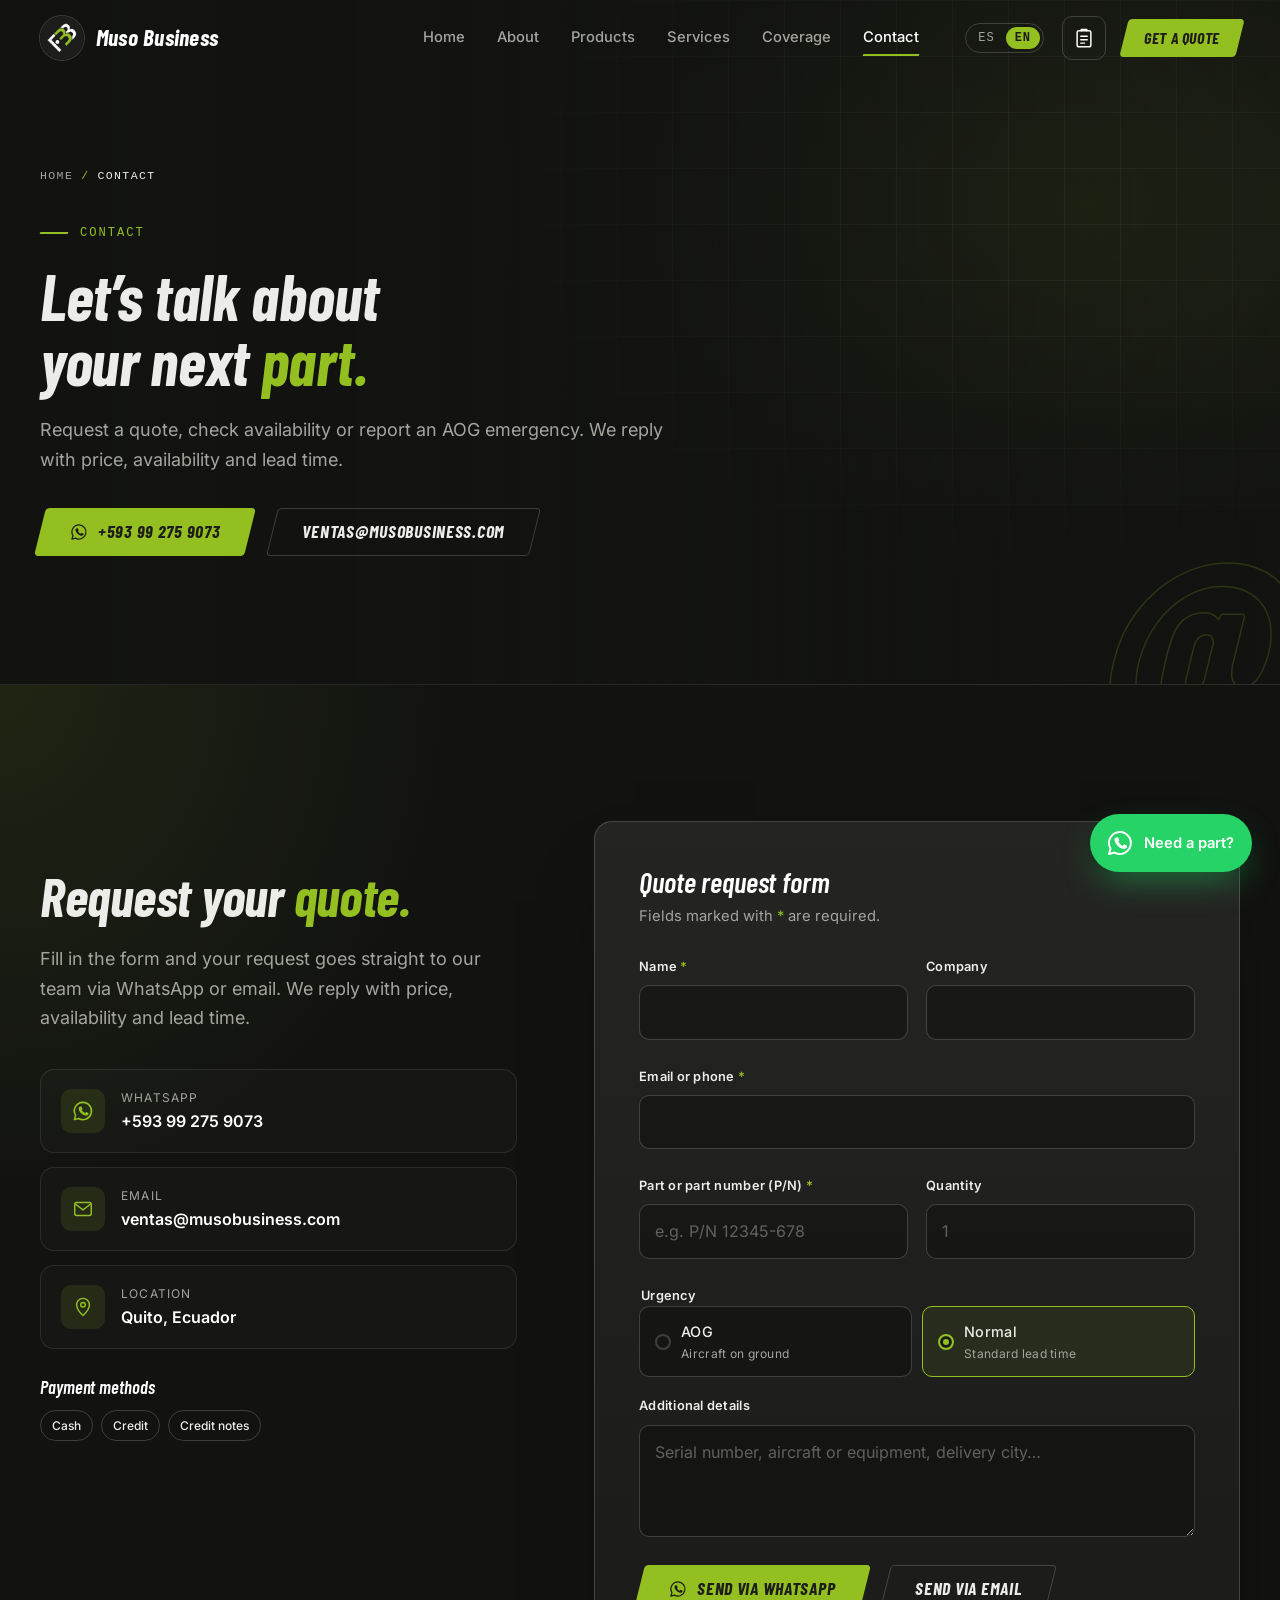
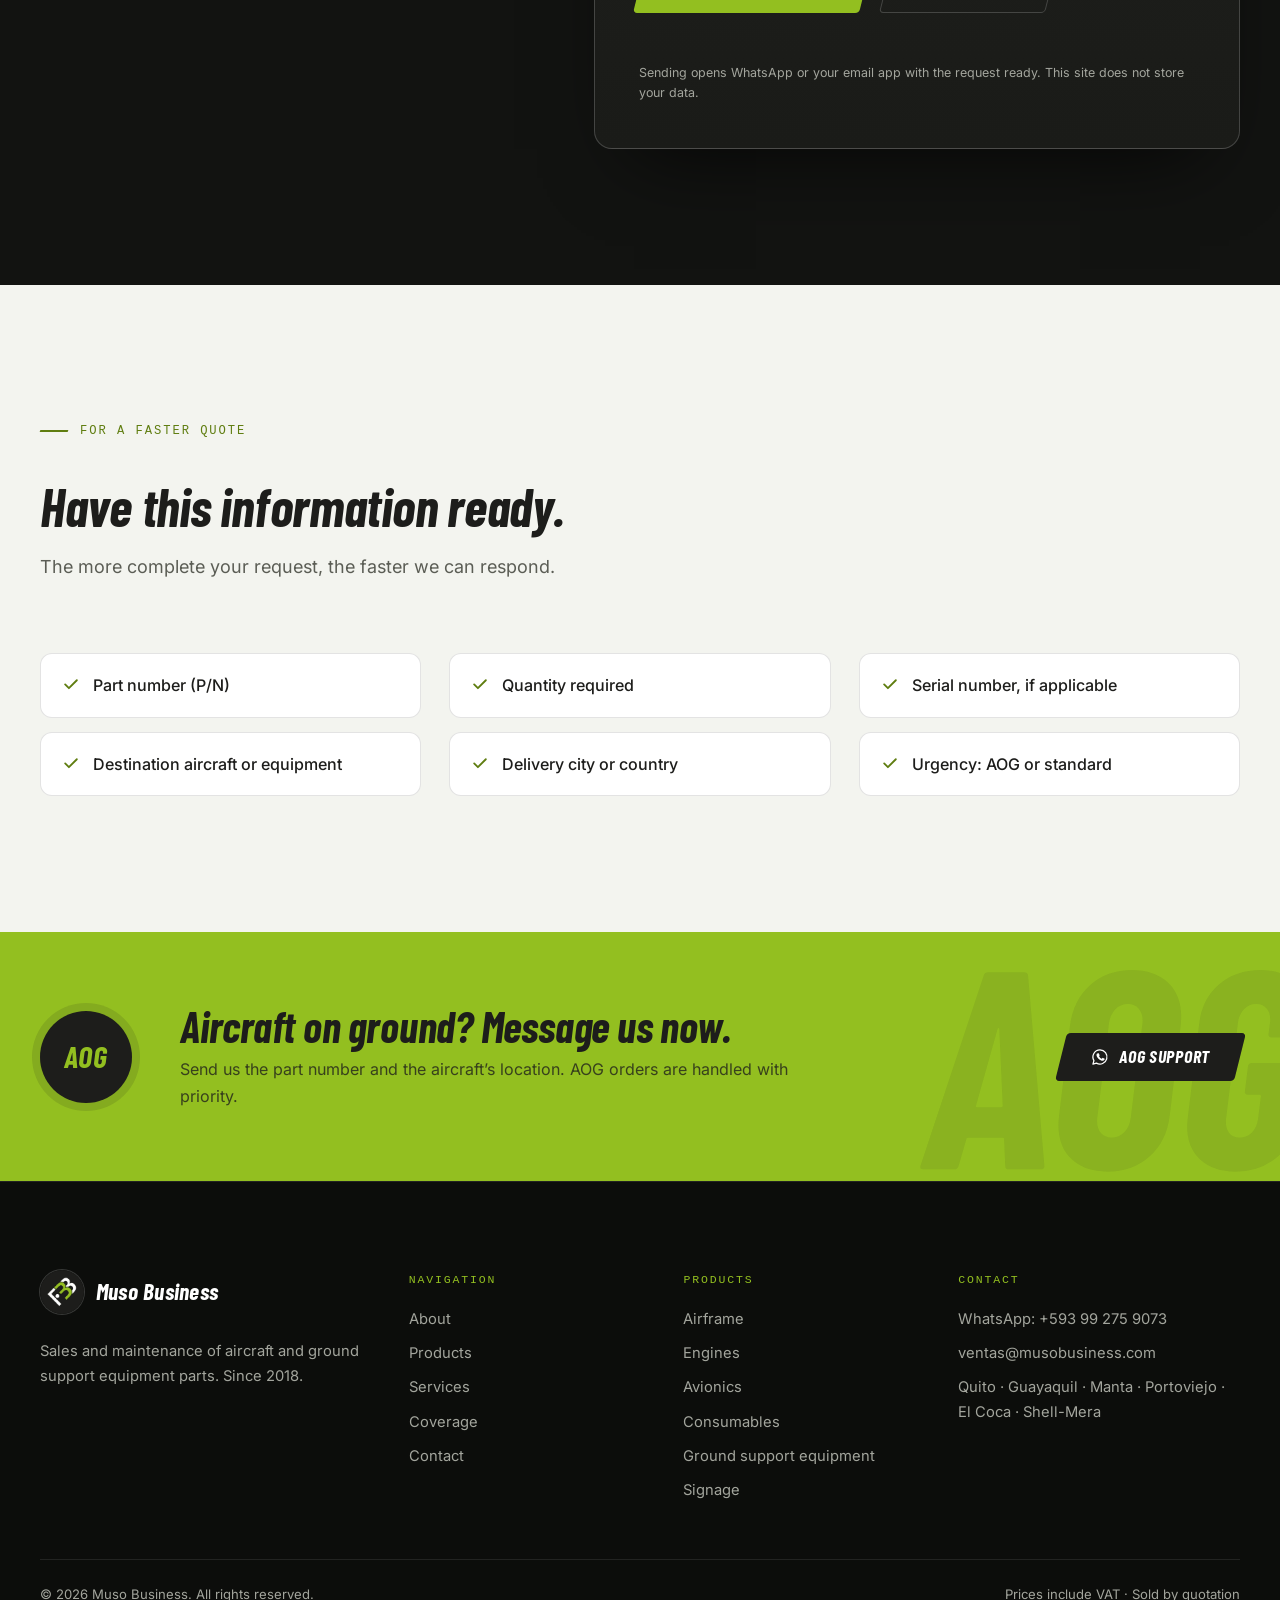
<file: en/contact.html>
<!DOCTYPE html>
<html lang="en">
<head>
  <meta charset="utf-8">
  <meta name="viewport" content="width=device-width, initial-scale=1">
  <script>document.documentElement.classList.add('js');</script>

  <!-- SEO -->
  <title>Contact and Quotes | Muso Business — Aircraft Parts</title>
  <meta name="description" content="Request a quote for aircraft parts via WhatsApp (+593 99 275 9073) or email. Priority AOG service and domestic and international shipping.">
  <meta name="robots" content="index, follow, max-image-preview:large">
  <meta name="author" content="Muso Business">
  <meta name="theme-color" content="#1D1D1B">
  <link rel="canonical" href="https://www.musobusiness.com/en/contact.html">
  <link rel="alternate" hreflang="es" href="https://www.musobusiness.com/contacto.html">
  <link rel="alternate" hreflang="en" href="https://www.musobusiness.com/en/contact.html">
  <link rel="alternate" hreflang="x-default" href="https://www.musobusiness.com/contacto.html">

  <!-- Open Graph / redes sociales -->
  <meta property="og:type" content="website">
  <meta property="og:site_name" content="Muso Business">
  <meta property="og:locale" content="en_US">
  <meta property="og:locale:alternate" content="es_EC">
  <meta property="og:url" content="https://www.musobusiness.com/en/contact.html">
  <meta property="og:title" content="Contact and Quotes | Muso Business — Aircraft Parts">
  <meta property="og:description" content="Request a quote for aircraft parts via WhatsApp (+593 99 275 9073) or email. Priority AOG service and domestic and international shipping.">
  <meta property="og:image" content="https://www.musobusiness.com/assets/img/og-muso.jpg">
  <meta property="og:image:width" content="1200">
  <meta property="og:image:height" content="630">
  <meta property="og:image:alt" content="Muso Business — Aircraft parts in Ecuador">
  <meta name="twitter:card" content="summary_large_image">

  <!-- Iconos -->
  <link rel="icon" href="../assets/img/favicon.ico" sizes="any">
  <link rel="icon" type="image/png" href="../assets/img/favicon-48.png" sizes="48x48">
  <link rel="apple-touch-icon" href="../assets/img/apple-touch-icon.png">

  <!-- Fuentes y estilos -->
  <link rel="preload" href="../assets/fonts/barlow-condensed-latin-700-italic.woff2" as="font" type="font/woff2" crossorigin>
  <link rel="preload" href="../assets/fonts/inter-latin-wght-normal.woff2" as="font" type="font/woff2" crossorigin>
  <link rel="stylesheet" href="../assets/css/styles.css">

  <!-- Datos estructurados (Schema.org) -->
  <script type="application/ld+json">
{
  "@context": "https://schema.org",
  "@graph": [
    {
      "@type": "ContactPage",
      "@id": "https://www.musobusiness.com/en/contact.html#webpage",
      "url": "https://www.musobusiness.com/en/contact.html",
      "name": "Contact and Quotes | Muso Business — Aircraft Parts",
      "description": "Request a quote for aircraft parts via WhatsApp (+593 99 275 9073) or email. Priority AOG service and domestic and international shipping.",
      "inLanguage": "en",
      "isPartOf": {
        "@id": "https://www.musobusiness.com/#website"
      },
      "about": {
        "@id": "https://www.musobusiness.com/#organization"
      }
    },
    {
      "@type": "BreadcrumbList",
      "itemListElement": [
        {
          "@type": "ListItem",
          "position": 1,
          "name": "Home",
          "item": "https://www.musobusiness.com/en/"
        },
        {
          "@type": "ListItem",
          "position": 2,
          "name": "Contact",
          "item": "https://www.musobusiness.com/en/contact.html"
        }
      ]
    }
  ]
}
  </script>
</head>
<body>
  <a class="skip-link" href="#contenido">Skip to content</a>

  <!-- Iconos SVG reutilizables -->
  <svg width="0" height="0" style="position:absolute" aria-hidden="true" focusable="false">
    <defs>
      <symbol id="i-arrow" viewBox="0 0 24 24" fill="none" stroke="currentColor" stroke-width="2" stroke-linecap="round" stroke-linejoin="round"><path d="M5 12h14M13 6l6 6-6 6"/></symbol>
      <symbol id="i-plane" viewBox="0 0 24 24" fill="none" stroke="currentColor" stroke-width="1.6" stroke-linejoin="round"><path d="M12 2.5c.9 0 1.5 1.2 1.5 3v4.2l7.5 4.3v2.2l-7.5-2.3v4.4l2.2 1.7v1.6L12 20.6l-3.7 1v-1.6l2.2-1.7v-4.4L3 16.2V14l7.5-4.3V5.5c0-1.8.6-3 1.5-3z"/></symbol>
      <symbol id="i-engine" viewBox="0 0 24 24" fill="none" stroke="currentColor" stroke-width="1.6" stroke-linecap="round"><circle cx="12" cy="12" r="9.5"/><circle cx="12" cy="12" r="2.2"/><path d="M13.9 10.9c1.2-2.4 2.9-3.9 4.9-4.4"/><path d="M13.9 10.9c1.2-2.4 2.9-3.9 4.9-4.4" transform="rotate(72 12 12)"/><path d="M13.9 10.9c1.2-2.4 2.9-3.9 4.9-4.4" transform="rotate(144 12 12)"/><path d="M13.9 10.9c1.2-2.4 2.9-3.9 4.9-4.4" transform="rotate(216 12 12)"/><path d="M13.9 10.9c1.2-2.4 2.9-3.9 4.9-4.4" transform="rotate(288 12 12)"/></symbol>
      <symbol id="i-gauge" viewBox="0 0 24 24" fill="none" stroke="currentColor" stroke-width="1.6" stroke-linecap="round"><circle cx="12" cy="12" r="9.5"/><path d="M12 12l4.2-4.2M12 4.8v1.8M19.2 12h-1.8M4.8 12h1.8M6.9 6.9l1.3 1.3M17.1 6.9l-1.3 1.3"/><circle cx="12" cy="12" r="1.2" fill="currentColor"/><path d="M8.5 16.8h7"/></symbol>
      <symbol id="i-drop" viewBox="0 0 24 24" fill="none" stroke="currentColor" stroke-width="1.6" stroke-linecap="round" stroke-linejoin="round"><path d="M12 2.8s-6.2 6.8-6.2 11.4a6.2 6.2 0 0 0 12.4 0C18.2 9.6 12 2.8 12 2.8z"/><path d="M9.3 14.6a2.8 2.8 0 0 0 2.7 2.6"/></symbol>
      <symbol id="i-stairs" viewBox="0 0 24 24" fill="none" stroke="currentColor" stroke-width="1.6" stroke-linecap="round" stroke-linejoin="round"><path d="M3 17.5h4.5v-4h4v-4h4v-4H20"/><path d="M5 17.5 18.5 4"/><circle cx="6" cy="20.5" r="1.3"/><circle cx="17" cy="20.5" r="1.3"/><path d="M3 17.5h17"/></symbol>
      <symbol id="i-cone" viewBox="0 0 24 24" fill="none" stroke="currentColor" stroke-width="1.6" stroke-linecap="round" stroke-linejoin="round"><path d="M9.6 3.5h4.8l4.4 16H5.2z"/><path d="M7.9 10h8.2M6.6 14.8h10.8M3 19.5h18"/></symbol>
      <symbol id="i-shield" viewBox="0 0 24 24" fill="none" stroke="currentColor" stroke-width="1.6" stroke-linecap="round" stroke-linejoin="round"><path d="M12 2.8l8 3v6c0 5-3.4 8.3-8 9.4-4.6-1.1-8-4.4-8-9.4v-6z"/><path d="M8.6 12.2l2.4 2.4 4.6-4.8"/></symbol>
      <symbol id="i-wrench" viewBox="0 0 24 24" fill="none" stroke="currentColor" stroke-width="1.6" stroke-linecap="round" stroke-linejoin="round"><path d="M14.7 6.3a4 4 0 0 0-5.3 5.3L3.5 17.5l3 3 5.9-5.9a4 4 0 0 0 5.3-5.3l-2.5 2.5-2.5-.5-.5-2.5z"/></symbol>
      <symbol id="i-tag" viewBox="0 0 24 24" fill="none" stroke="currentColor" stroke-width="1.6" stroke-linecap="round" stroke-linejoin="round"><path d="M3 12.2V4a1 1 0 0 1 1-1h8.2l8.8 8.8-9 9z"/><circle cx="7.6" cy="7.6" r="1.5"/></symbol>
      <symbol id="i-clock" viewBox="0 0 24 24" fill="none" stroke="currentColor" stroke-width="1.6" stroke-linecap="round"><circle cx="12" cy="12" r="9.5"/><path d="M12 6.8V12l3.4 2.2"/></symbol>
      <symbol id="i-card" viewBox="0 0 24 24" fill="none" stroke="currentColor" stroke-width="1.6" stroke-linecap="round"><rect x="2.5" y="5" width="19" height="14" rx="2"/><path d="M2.5 9.8h19M6 15h4"/></symbol>
      <symbol id="i-globe" viewBox="0 0 24 24" fill="none" stroke="currentColor" stroke-width="1.6"><circle cx="12" cy="12" r="9.5"/><path d="M2.5 12h19M12 2.5c2.9 3.2 2.9 15.8 0 19M12 2.5c-2.9 3.2-2.9 15.8 0 19"/></symbol>
      <symbol id="i-mail" viewBox="0 0 24 24" fill="none" stroke="currentColor" stroke-width="1.6" stroke-linejoin="round"><rect x="3" y="5" width="18" height="14" rx="2"/><path d="M3.6 6.5 12 13l8.4-6.5"/></symbol>
      <symbol id="i-pin" viewBox="0 0 24 24" fill="none" stroke="currentColor" stroke-width="1.6"><path d="M12 21.2s-7-6.2-7-11.6a7 7 0 0 1 14 0c0 5.4-7 11.6-7 11.6z"/><circle cx="12" cy="9.6" r="2.5"/></symbol>
      <symbol id="i-up-right" viewBox="0 0 24 24" fill="none" stroke="currentColor" stroke-width="2" stroke-linecap="round" stroke-linejoin="round"><path d="M7 17 17 7M9 7h8v8"/></symbol>
      <symbol id="i-wa" viewBox="0 0 24 24"><path fill="none" stroke="currentColor" stroke-width="1.7" stroke-linejoin="round" d="M12 2.6a9.4 9.4 0 0 0-8.1 14.2L2.6 21.4l4.7-1.2A9.4 9.4 0 1 0 12 2.6z"/><path fill="currentColor" d="M8.7 7.4c.2-.4.4-.4.7-.4h.6c.2 0 .4 0 .6.5l.8 1.9c.1.2.1.4 0 .6l-.5.7c-.1.2-.2.3 0 .6.4.7 1 1.4 1.6 1.9.7.6 1.3.8 1.6 1 .2.1.4.1.5-.1l.7-.8c.2-.2.4-.2.6-.1l1.8.9c.2.1.4.2.4.4 0 .3 0 1-.4 1.5-.4.5-1.3 1-2 1-1.4.1-3.6-.6-5.4-2.3-1.8-1.7-2.8-3.6-3-5-.1-.9.3-1.7.5-2.1z"/></symbol>
      <symbol id="i-list" viewBox="0 0 24 24" fill="none" stroke="currentColor" stroke-width="1.6" stroke-linecap="round" stroke-linejoin="round"><rect x="4.5" y="4" width="15" height="17.5" rx="2"/><path d="M9 4V2.8h6V4M8.5 10h7M8.5 13.8h7M8.5 17.6h4"/></symbol>
      <symbol id="i-close" viewBox="0 0 24 24" fill="none" stroke="currentColor" stroke-width="2" stroke-linecap="round"><path d="M6 6l12 12M18 6 6 18"/></symbol>
      <symbol id="i-search" viewBox="0 0 24 24" fill="none" stroke="currentColor" stroke-width="1.8" stroke-linecap="round"><circle cx="11" cy="11" r="7"/><path d="M20.5 20.5l-4.6-4.6"/></symbol>
      <symbol id="i-minus" viewBox="0 0 24 24" fill="none" stroke="currentColor" stroke-width="2" stroke-linecap="round"><path d="M5 12h14"/></symbol>
      <symbol id="i-plus" viewBox="0 0 24 24" fill="none" stroke="currentColor" stroke-width="2" stroke-linecap="round"><path d="M12 5v14M5 12h14"/></symbol>
      <symbol id="i-trash" viewBox="0 0 24 24" fill="none" stroke="currentColor" stroke-width="1.6" stroke-linecap="round" stroke-linejoin="round"><path d="M4 7h16M10 11v6M14 11v6M6 7l1 13h10l1-13M9 7V4h6v3"/></symbol>
      <symbol id="i-check" viewBox="0 0 24 24" fill="none" stroke="currentColor" stroke-width="2.2" stroke-linecap="round" stroke-linejoin="round"><path d="M5 12.5l4.5 4.5L19 7.5"/></symbol>
      <symbol id="i-info" viewBox="0 0 24 24" fill="none" stroke="currentColor" stroke-width="1.7" stroke-linecap="round"><circle cx="12" cy="12" r="9.5"/><path d="M12 11v5.5M12 7.6v.4"/></symbol>
    </defs>
  </svg>

  <header class="site-header">
    <div class="container header-inner">
      <a class="brand" href="./" aria-label="Muso Business — Home">
        <img src="../assets/img/logo-muso.webp" width="44" height="44" alt="" fetchpriority="high">
        <span class="brand-name">Muso Business</span>
      </a>

      <nav class="main-nav" id="main-nav" aria-label="Main navigation">
        <ul class="nav-list" role="list">
          <li><a href="./">Home</a></li>
          <li><a href="about.html">About</a></li>
          <li><a href="products.html">Products</a></li>
          <li><a href="services.html">Services</a></li>
          <li><a href="coverage.html">Coverage</a></li>
          <li><a href="contact.html" aria-current="page">Contact</a></li>
        </ul>
        <div class="lang-switch" aria-label="Language">
          <a href="../contacto.html" hreflang="es" lang="es">ES</a>
          <span aria-current="true" lang="en">EN</span>
        </div>
        <a class="btn nav-cta" href="#cotizar">Request a quote</a>
      </nav>

      <div class="header-actions">
        <div class="lang-switch" aria-label="Language">
          <a href="../contacto.html" hreflang="es" lang="es">ES</a>
          <span aria-current="true" lang="en">EN</span>
        </div>
        <button class="quote-btn" type="button" data-quote-open aria-label="Open quote list" aria-controls="quote-drawer">
          <svg aria-hidden="true"><use href="#i-list"/></svg>
          <span class="quote-count" data-quote-count>0</span>
        </button>
        <a class="btn btn--sm" href="#cotizar">Get a quote</a>
        <button class="nav-toggle" type="button" aria-expanded="false" aria-controls="main-nav" aria-label="Open menu">
          <span></span><span></span><span></span>
        </button>
      </div>
    </div>
  </header>

  <main id="contenido">
<section class="page-hero page-hero--photo" data-mark="@">
      <picture class="page-hero-bg" aria-hidden="true">
        <source media="(max-width: 700px)" srcset="../assets/img/hero-contacto-sm.webp">
        <img src="../assets/img/hero-contacto.webp" alt="" width="1920" height="1080" fetchpriority="high" decoding="async">
      </picture>
      <div class="container">
        <nav class="breadcrumb" aria-label="Breadcrumb"><ol><li><a href="./">Home</a></li><li aria-current="page">Contact</li></ol></nav>
        <p class="eyebrow">Contact</p>
        <h1>Let’s talk about your next <span class="accent">part.</span></h1>
        <p class="lead">Request a quote, check availability or report an AOG emergency. We reply with price, availability and lead time.</p>
        <div class="hero-ctas">
          <a class="btn" href="https://wa.me/593992759073" data-wa><svg aria-hidden="true"><use href="#i-wa"/></svg> +593 99 275 9073</a>
          <a class="btn btn--ghost" href="mailto:ventas@musobusiness.com" data-email>ventas@musobusiness.com</a>
        </div>
      </div>
    </section>

    <!-- ===================== FORM ===================== -->
    <section class="section quote" id="cotizar" aria-labelledby="quote-title">
      <div class="container quote-grid">
        <div>
          <p class="eyebrow" data-reveal>Quote</p>
          <h2 id="quote-title" data-reveal data-delay="1">Request your <span class="accent">quote.</span></h2>
          <p class="lead" data-reveal data-delay="2">Fill in the form and your request goes straight to our team via WhatsApp or email. We reply with price, availability and lead time.</p>

          <div class="contact-list" data-reveal data-delay="3">
            <a class="contact-item" href="https://wa.me/593992759073" data-wa>
              <span class="ci-icon"><svg aria-hidden="true"><use href="#i-wa"/></svg></span>
              <span><small>WhatsApp</small><strong>+593 99 275 9073</strong></span>
            </a>
            <a class="contact-item" href="mailto:ventas@musobusiness.com" data-email>
              <span class="ci-icon"><svg aria-hidden="true"><use href="#i-mail"/></svg></span>
              <span><small>Email</small><strong>ventas@musobusiness.com</strong></span>
            </a>
            <div class="contact-item">
              <span class="ci-icon"><svg aria-hidden="true"><use href="#i-pin"/></svg></span>
              <span><small>Location</small><strong>Quito, Ecuador</strong></span>
            </div>
          </div>

          <div class="payments" data-reveal data-delay="4">
            <h3>Payment methods</h3>
            <ul class="chips" role="list">
              <li>Cash</li><li>Credit</li><li>Credit notes</li>
            </ul>
          </div>
        </div>

        <div class="form-card" data-reveal data-delay="2">
          <h3>Quote request form</h3>
          <p>Fields marked with <span class="accent">*</span> are required.</p>
          <form id="quote-form" novalidate>
            <div class="form-grid">
              <div class="field">
                <label for="f-name">Name <span class="req">*</span></label>
                <input id="f-name" name="name" type="text" autocomplete="name" required>
                <span class="field-error" aria-live="polite"></span>
              </div>
              <div class="field">
                <label for="f-company">Company</label>
                <input id="f-company" name="company" type="text" autocomplete="organization">
                <span class="field-error"></span>
              </div>
              <div class="field field--full">
                <label for="f-contact">Email or phone <span class="req">*</span></label>
                <input id="f-contact" name="contact" type="text" autocomplete="email" inputmode="email" required>
                <span class="field-error" aria-live="polite"></span>
              </div>
              <div class="field">
                <label for="f-part">Part or part number (P/N) <span class="req">*</span></label>
                <input id="f-part" name="part" type="text" placeholder="e.g. P/N 12345-678" required>
                <span class="field-error" aria-live="polite"></span>
              </div>
              <div class="field">
                <label for="f-qty">Quantity</label>
                <input id="f-qty" name="qty" type="number" min="1" inputmode="numeric" placeholder="1">
                <span class="field-error"></span>
              </div>
              <fieldset class="field field--full">
                <legend>Urgency</legend>
                <div class="segmented">
                  <label><input type="radio" name="urgency" value="AOG"><span class="dot"></span><span>AOG<small>Aircraft on ground</small></span></label>
                  <label><input type="radio" name="urgency" value="Normal" checked><span class="dot"></span><span>Normal<small>Standard lead time</small></span></label>
                </div>
              </fieldset>
              <div class="field field--full">
                <label for="f-details">Additional details</label>
                <textarea id="f-details" name="details" placeholder="Serial number, aircraft or equipment, delivery city…"></textarea>
              </div>
            </div>
            <div class="form-actions">
              <button class="btn" type="submit" value="whatsapp"><svg aria-hidden="true"><use href="#i-wa"/></svg> Send via WhatsApp</button>
              <button class="btn btn--ghost" type="submit" value="email">Send via email</button>
            </div>
            <p class="form-status" role="status" aria-live="polite"></p>
            <p class="form-note">Sending opens WhatsApp or your email app with the request ready. This site does not store your data.</p>
          </form>
        </div>
      </div>
    </section>

    <!-- ===================== CHECKLIST ===================== -->
    <section class="section section--light" aria-labelledby="check-title">
      <div class="container">
        <div class="section-head">
          <p class="eyebrow" data-reveal>For a faster quote</p>
          <h2 id="check-title" data-reveal data-delay="1">Have this information ready.</h2>
          <p class="lead" data-reveal data-delay="2">The more complete your request, the faster we can respond.</p>
        </div>
        <ul class="checklist" role="list" data-reveal>
          <li><svg aria-hidden="true"><use href="#i-check"/></svg>Part number (P/N)</li>
          <li><svg aria-hidden="true"><use href="#i-check"/></svg>Quantity required</li>
          <li><svg aria-hidden="true"><use href="#i-check"/></svg>Serial number, if applicable</li>
          <li><svg aria-hidden="true"><use href="#i-check"/></svg>Destination aircraft or equipment</li>
          <li><svg aria-hidden="true"><use href="#i-check"/></svg>Delivery city or country</li>
          <li><svg aria-hidden="true"><use href="#i-check"/></svg>Urgency: AOG or standard</li>
        </ul>
      </div>
    </section>

    <!-- ===================== AOG ===================== -->
    <section class="aog" aria-labelledby="aog-title">
      <div class="container aog-inner">
        <div class="aog-badge" aria-hidden="true">AOG</div>
        <div>
          <h2 id="aog-title">Aircraft on ground? Message us now.</h2>
          <p>Send us the part number and the aircraft’s location. AOG orders are handled with priority.</p>
        </div>
        <a class="btn btn--dark" href="https://wa.me/593992759073" data-wa="aog"><svg aria-hidden="true"><use href="#i-wa"/></svg> AOG support</a>
      </div>
    </section>
  </main>

  <footer class="site-footer">
    <div class="container">
      <div class="footer-grid">
        <div class="footer-brand">
          <a class="brand" href="./" aria-label="Muso Business — Home">
            <img src="../assets/img/logo-muso.webp" width="44" height="44" alt="" loading="lazy">
            <span class="brand-name">Muso Business</span>
          </a>
          <p>Sales and maintenance of aircraft and ground support equipment parts. Since 2018.</p>
        </div>
        <div>
          <h4>Navigation</h4>
          <ul class="footer-links" role="list">
            <li><a href="about.html">About</a></li>
            <li><a href="products.html">Products</a></li>
            <li><a href="services.html">Services</a></li>
            <li><a href="coverage.html">Coverage</a></li>
            <li><a href="contact.html">Contact</a></li>
          </ul>
        </div>
        <div>
          <h4>Products</h4>
          <ul class="footer-links" role="list">
            <li><a href="products.html#fuselaje">Airframe</a></li>
            <li><a href="products.html#motores">Engines</a></li>
            <li><a href="products.html#avionica">Avionics</a></li>
            <li><a href="products.html#consumibles">Consumables</a></li>
            <li><a href="products.html#gse">Ground support equipment</a></li>
            <li><a href="products.html#senaletica">Signage</a></li>
          </ul>
        </div>
        <div>
          <h4>Contact</h4>
          <ul class="footer-links" role="list">
            <li><a href="https://wa.me/593992759073" data-wa>WhatsApp: +593 99 275 9073</a></li>
            <li><a href="mailto:ventas@musobusiness.com" data-email>ventas@musobusiness.com</a></li>
            <li>Quito · Guayaquil · Manta · Portoviejo · El Coca · Shell-Mera</li>
          </ul>
        </div>
      </div>
      <div class="footer-bottom">
        <span>© <span data-year>2026</span> Muso Business. All rights reserved.</span>
        <span>Prices include VAT · Sold by quotation</span>
      </div>
    </div>
  </footer>

  <!-- WhatsApp flotante -->
  <a class="wa-float" href="https://wa.me/593992759073" data-wa aria-label="Message us on WhatsApp">
    <svg aria-hidden="true"><use href="#i-wa"/></svg>
    <span class="wa-label">Need a part?</span>
  </a>

  <!-- Lista de cotización -->
  <div class="drawer-backdrop" data-quote-close></div>
  <aside class="drawer" id="quote-drawer" role="dialog" aria-modal="true" aria-labelledby="drawer-title" aria-hidden="true">
    <div class="drawer-head">
      <div>
        <p class="eyebrow">Your selection</p>
        <h2 id="drawer-title">Quote list</h2>
      </div>
      <button class="icon-btn" type="button" data-quote-close aria-label="Close"><svg aria-hidden="true"><use href="#i-close"/></svg></button>
    </div>
    <form class="drawer-body" id="quote-list-form" novalidate>
      <div class="qadd">
        <label class="sr-only" for="qadd-pn">Part or part number</label>
        <input id="qadd-pn" type="text" placeholder="Add part or P/N" autocomplete="off">
        <label class="sr-only" for="qadd-qty">Quantity</label>
        <input id="qadd-qty" type="number" min="1" value="1">
        <button class="icon-btn icon-btn--lime" type="button" data-qadd aria-label="Add"><svg aria-hidden="true"><use href="#i-plus"/></svg></button>
      </div>
      <ul class="qlist" role="list" data-qlist></ul>
      <p class="drawer-empty" data-qempty>Your list is empty. Add parts from the <a href="products.html">catalog</a> or type a part number above.</p>
      <div class="drawer-fields">
        <p class="mini-label" id="qtype-l">Request type</p>
        <div class="mini-seg" role="radiogroup" aria-labelledby="qtype-l">
          <label><input type="radio" name="qtype" value="quote" checked>Quote</label>
          <label><input type="radio" name="qtype" value="buy">Direct purchase</label>
        </div>
        <p class="mini-label" id="qurg-l">Urgency</p>
        <div class="mini-seg" role="radiogroup" aria-labelledby="qurg-l">
          <label><input type="radio" name="qurg" value="Normal" checked>Normal</label>
          <label><input type="radio" name="qurg" value="AOG">AOG</label>
        </div>
        <div class="form-grid">
          <div class="field">
            <label for="q-name">Name <span class="req">*</span></label>
            <input id="q-name" name="qname" type="text" autocomplete="name">
          </div>
          <div class="field">
            <label for="q-contact">Email or phone <span class="req">*</span></label>
            <input id="q-contact" name="qcontact" type="text" autocomplete="email">
          </div>
          <div class="field field--full">
            <label for="q-company">Company</label>
            <input id="q-company" name="qcompany" type="text" autocomplete="organization">
          </div>
          <div class="field field--full">
            <label for="q-notes">Notes (aircraft, delivery city…)</label>
            <textarea id="q-notes" name="qnotes"></textarea>
          </div>
        </div>
      </div>
    </form>
    <div class="drawer-foot">
      <div class="drawer-actions">
        <button class="btn" type="submit" form="quote-list-form" value="whatsapp"><svg aria-hidden="true"><use href="#i-wa"/></svg> WhatsApp</button>
        <button class="btn btn--ghost" type="submit" form="quote-list-form" value="email">Email</button>
      </div>
      <p class="form-status" data-qstatus role="status" aria-live="polite"></p>
      <button type="button" class="link-clear" data-qclear>Clear list</button>
    </div>
  </aside>
  <div class="toast" data-toast role="status" aria-live="polite"></div>

  <script src="../assets/js/main.js" defer></script>
  <script src="../assets/js/cotizacion.js" defer></script>
</body>
</html>
</file>
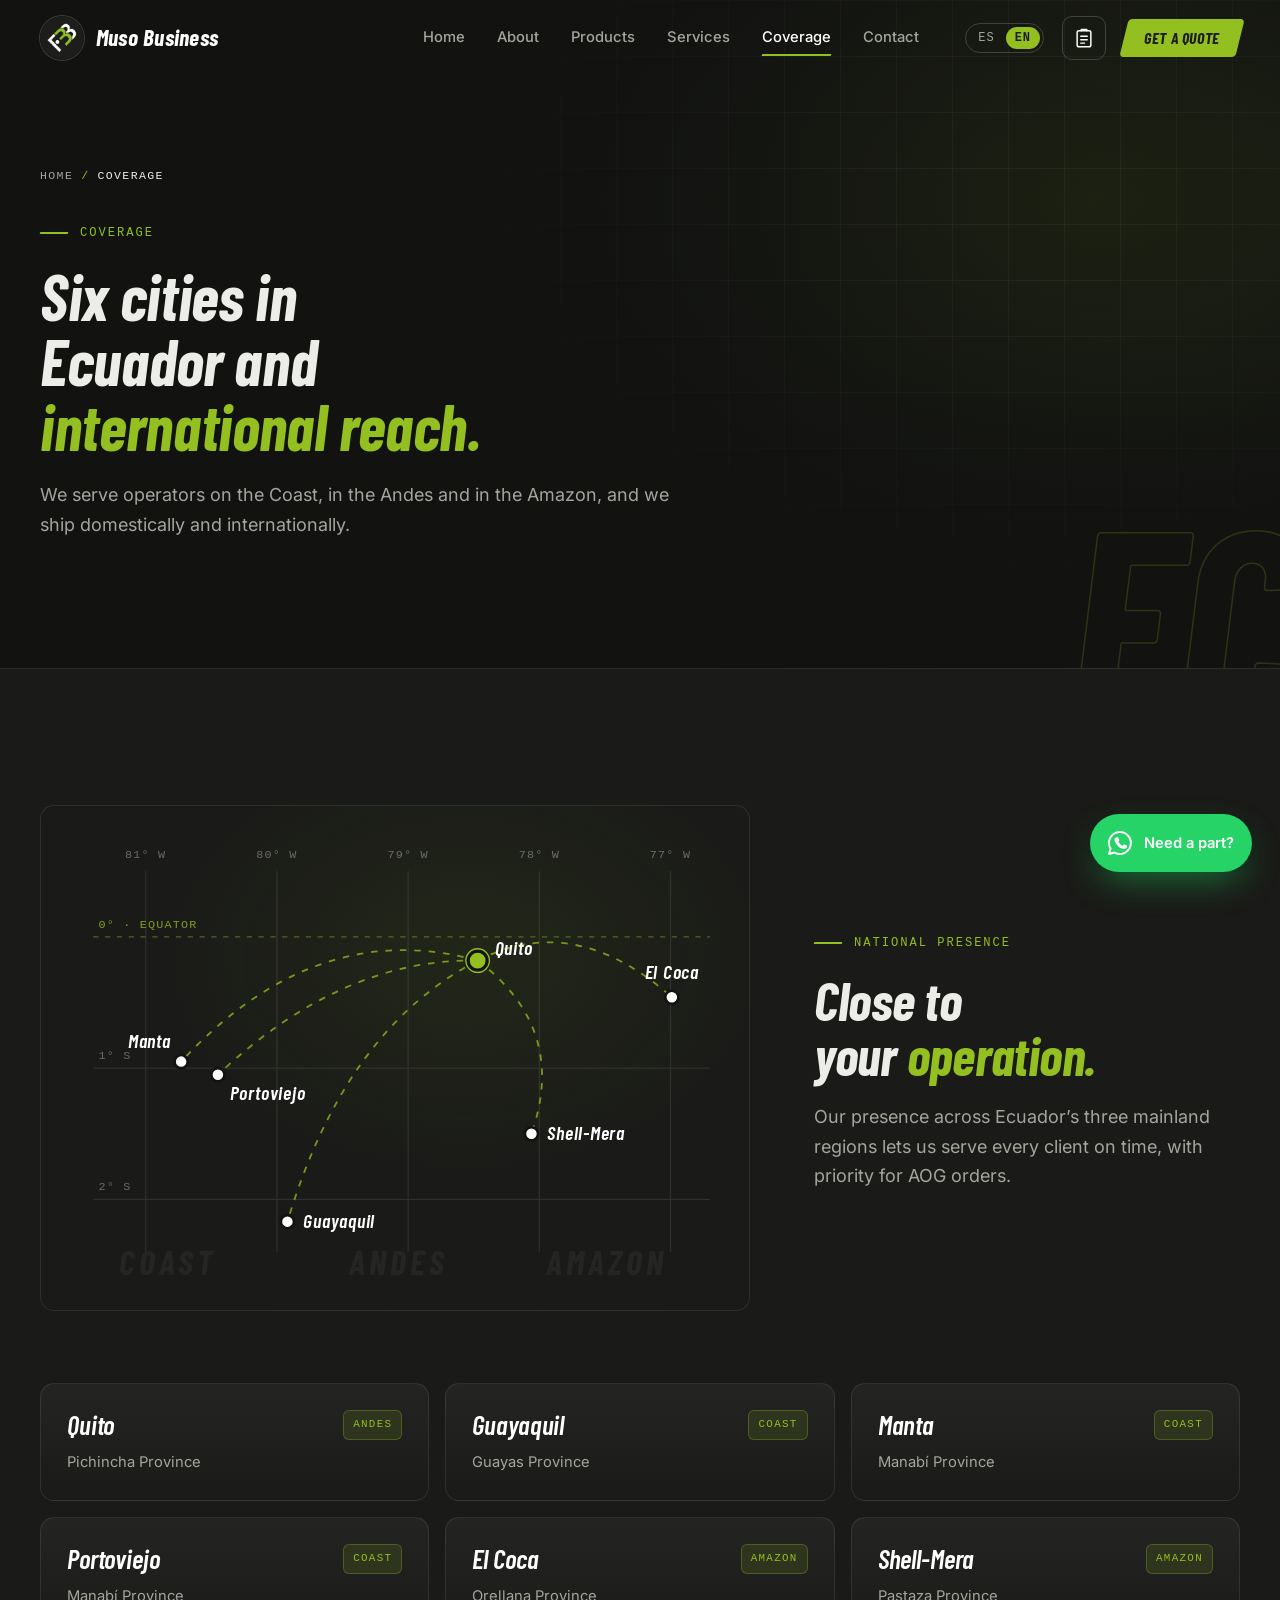
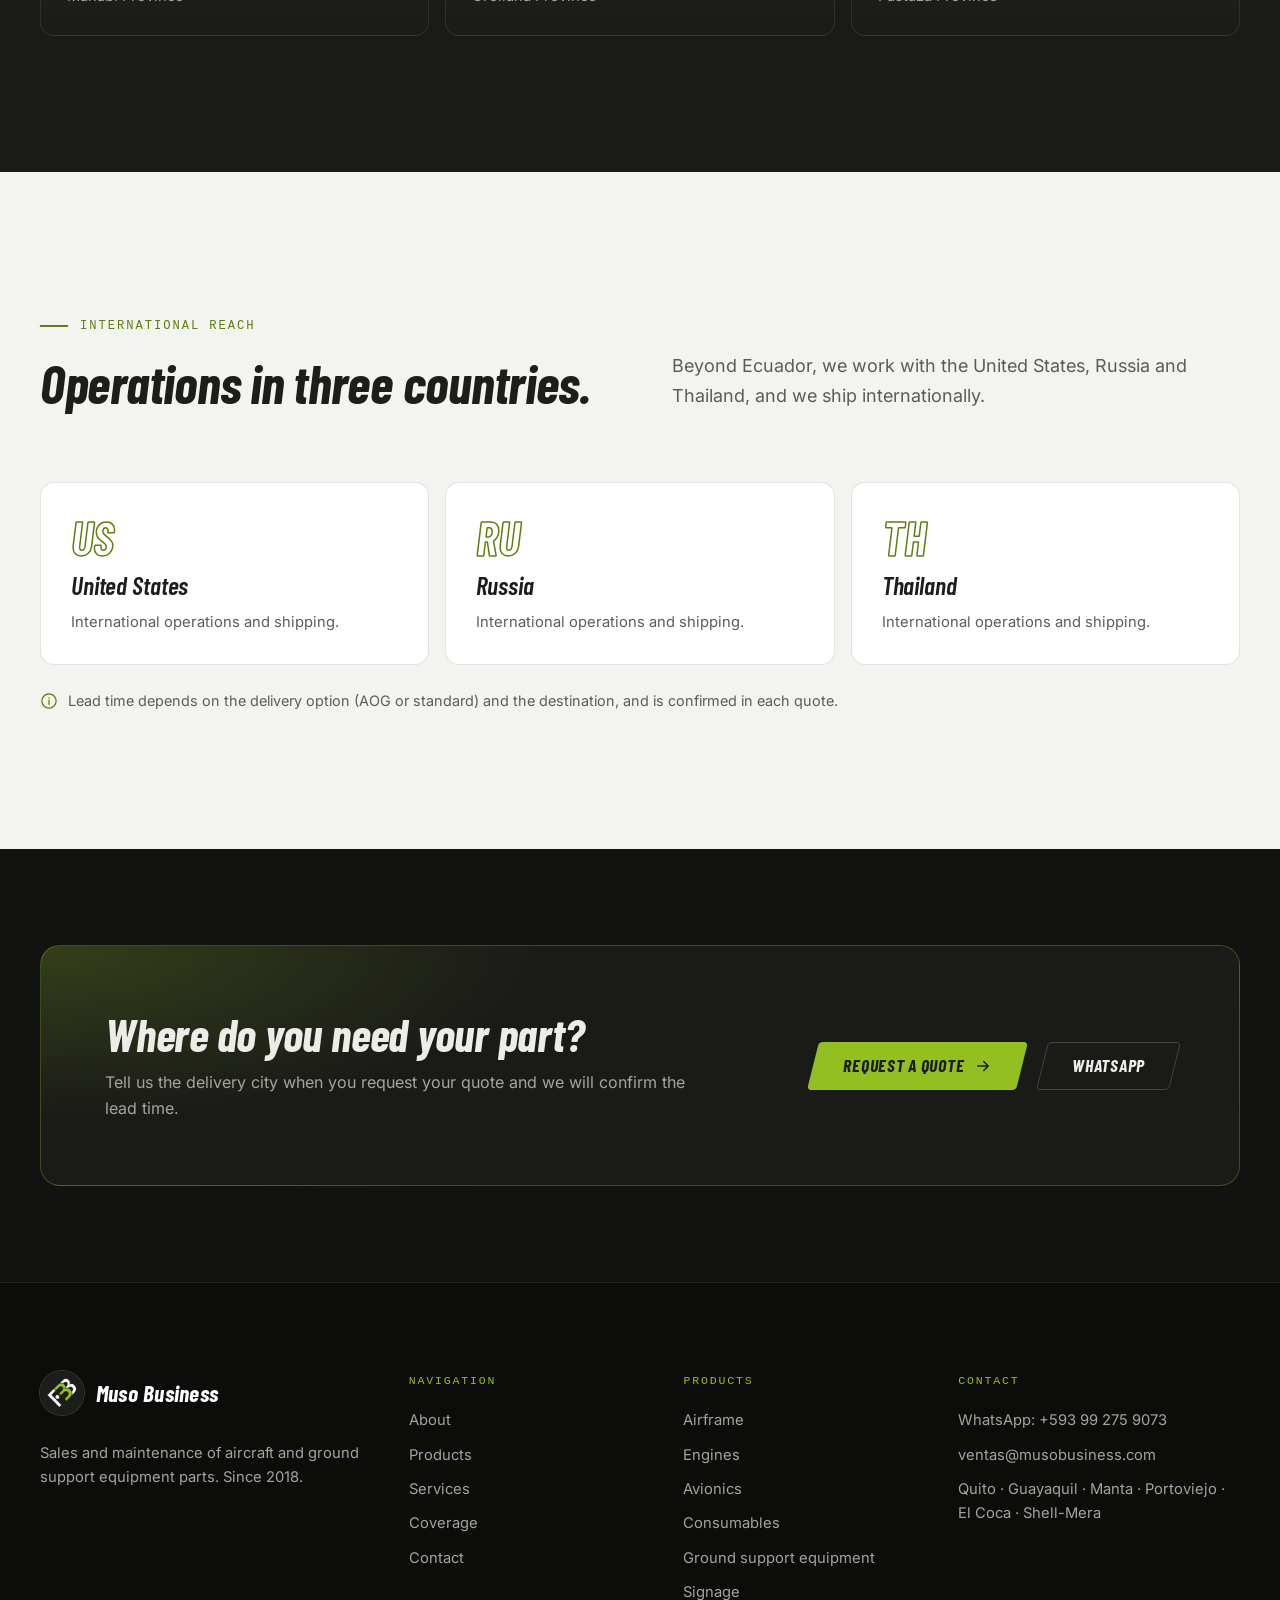
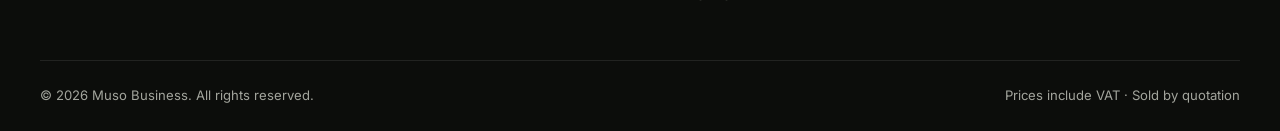
<file: en/coverage.html>
<!DOCTYPE html>
<html lang="en">
<head>
  <meta charset="utf-8">
  <meta name="viewport" content="width=device-width, initial-scale=1">
  <script>document.documentElement.classList.add('js');</script>

  <!-- SEO -->
  <title>Coverage in Ecuador and International Shipping | Muso Business</title>
  <meta name="description" content="Present in Quito, Guayaquil, Manta, Portoviejo, El Coca and Shell-Mera, with international shipping and operations in the US, Russia and Thailand.">
  <meta name="robots" content="index, follow, max-image-preview:large">
  <meta name="author" content="Muso Business">
  <meta name="theme-color" content="#1D1D1B">
  <link rel="canonical" href="https://www.musobusiness.com/en/coverage.html">
  <link rel="alternate" hreflang="es" href="https://www.musobusiness.com/cobertura.html">
  <link rel="alternate" hreflang="en" href="https://www.musobusiness.com/en/coverage.html">
  <link rel="alternate" hreflang="x-default" href="https://www.musobusiness.com/cobertura.html">

  <!-- Open Graph / redes sociales -->
  <meta property="og:type" content="website">
  <meta property="og:site_name" content="Muso Business">
  <meta property="og:locale" content="en_US">
  <meta property="og:locale:alternate" content="es_EC">
  <meta property="og:url" content="https://www.musobusiness.com/en/coverage.html">
  <meta property="og:title" content="Coverage in Ecuador and International Shipping | Muso Business">
  <meta property="og:description" content="Present in Quito, Guayaquil, Manta, Portoviejo, El Coca and Shell-Mera, with international shipping and operations in the US, Russia and Thailand.">
  <meta property="og:image" content="https://www.musobusiness.com/assets/img/og-muso.jpg">
  <meta property="og:image:width" content="1200">
  <meta property="og:image:height" content="630">
  <meta property="og:image:alt" content="Muso Business — Aircraft parts in Ecuador">
  <meta name="twitter:card" content="summary_large_image">

  <!-- Iconos -->
  <link rel="icon" href="../assets/img/favicon.ico" sizes="any">
  <link rel="icon" type="image/png" href="../assets/img/favicon-48.png" sizes="48x48">
  <link rel="apple-touch-icon" href="../assets/img/apple-touch-icon.png">

  <!-- Fuentes y estilos -->
  <link rel="preload" href="../assets/fonts/barlow-condensed-latin-700-italic.woff2" as="font" type="font/woff2" crossorigin>
  <link rel="preload" href="../assets/fonts/inter-latin-wght-normal.woff2" as="font" type="font/woff2" crossorigin>
  <link rel="stylesheet" href="../assets/css/styles.css">

  <!-- Datos estructurados (Schema.org) -->
  <script type="application/ld+json">
{
  "@context": "https://schema.org",
  "@graph": [
    {
      "@type": "WebPage",
      "@id": "https://www.musobusiness.com/en/coverage.html#webpage",
      "url": "https://www.musobusiness.com/en/coverage.html",
      "name": "Coverage in Ecuador and International Shipping | Muso Business",
      "description": "Present in Quito, Guayaquil, Manta, Portoviejo, El Coca and Shell-Mera, with international shipping and operations in the US, Russia and Thailand.",
      "inLanguage": "en",
      "isPartOf": {
        "@id": "https://www.musobusiness.com/#website"
      },
      "about": {
        "@id": "https://www.musobusiness.com/#organization"
      }
    },
    {
      "@type": "BreadcrumbList",
      "itemListElement": [
        {
          "@type": "ListItem",
          "position": 1,
          "name": "Home",
          "item": "https://www.musobusiness.com/en/"
        },
        {
          "@type": "ListItem",
          "position": 2,
          "name": "Coverage",
          "item": "https://www.musobusiness.com/en/coverage.html"
        }
      ]
    }
  ]
}
  </script>
</head>
<body>
  <a class="skip-link" href="#contenido">Skip to content</a>

  <!-- Iconos SVG reutilizables -->
  <svg width="0" height="0" style="position:absolute" aria-hidden="true" focusable="false">
    <defs>
      <symbol id="i-arrow" viewBox="0 0 24 24" fill="none" stroke="currentColor" stroke-width="2" stroke-linecap="round" stroke-linejoin="round"><path d="M5 12h14M13 6l6 6-6 6"/></symbol>
      <symbol id="i-plane" viewBox="0 0 24 24" fill="none" stroke="currentColor" stroke-width="1.6" stroke-linejoin="round"><path d="M12 2.5c.9 0 1.5 1.2 1.5 3v4.2l7.5 4.3v2.2l-7.5-2.3v4.4l2.2 1.7v1.6L12 20.6l-3.7 1v-1.6l2.2-1.7v-4.4L3 16.2V14l7.5-4.3V5.5c0-1.8.6-3 1.5-3z"/></symbol>
      <symbol id="i-engine" viewBox="0 0 24 24" fill="none" stroke="currentColor" stroke-width="1.6" stroke-linecap="round"><circle cx="12" cy="12" r="9.5"/><circle cx="12" cy="12" r="2.2"/><path d="M13.9 10.9c1.2-2.4 2.9-3.9 4.9-4.4"/><path d="M13.9 10.9c1.2-2.4 2.9-3.9 4.9-4.4" transform="rotate(72 12 12)"/><path d="M13.9 10.9c1.2-2.4 2.9-3.9 4.9-4.4" transform="rotate(144 12 12)"/><path d="M13.9 10.9c1.2-2.4 2.9-3.9 4.9-4.4" transform="rotate(216 12 12)"/><path d="M13.9 10.9c1.2-2.4 2.9-3.9 4.9-4.4" transform="rotate(288 12 12)"/></symbol>
      <symbol id="i-gauge" viewBox="0 0 24 24" fill="none" stroke="currentColor" stroke-width="1.6" stroke-linecap="round"><circle cx="12" cy="12" r="9.5"/><path d="M12 12l4.2-4.2M12 4.8v1.8M19.2 12h-1.8M4.8 12h1.8M6.9 6.9l1.3 1.3M17.1 6.9l-1.3 1.3"/><circle cx="12" cy="12" r="1.2" fill="currentColor"/><path d="M8.5 16.8h7"/></symbol>
      <symbol id="i-drop" viewBox="0 0 24 24" fill="none" stroke="currentColor" stroke-width="1.6" stroke-linecap="round" stroke-linejoin="round"><path d="M12 2.8s-6.2 6.8-6.2 11.4a6.2 6.2 0 0 0 12.4 0C18.2 9.6 12 2.8 12 2.8z"/><path d="M9.3 14.6a2.8 2.8 0 0 0 2.7 2.6"/></symbol>
      <symbol id="i-stairs" viewBox="0 0 24 24" fill="none" stroke="currentColor" stroke-width="1.6" stroke-linecap="round" stroke-linejoin="round"><path d="M3 17.5h4.5v-4h4v-4h4v-4H20"/><path d="M5 17.5 18.5 4"/><circle cx="6" cy="20.5" r="1.3"/><circle cx="17" cy="20.5" r="1.3"/><path d="M3 17.5h17"/></symbol>
      <symbol id="i-cone" viewBox="0 0 24 24" fill="none" stroke="currentColor" stroke-width="1.6" stroke-linecap="round" stroke-linejoin="round"><path d="M9.6 3.5h4.8l4.4 16H5.2z"/><path d="M7.9 10h8.2M6.6 14.8h10.8M3 19.5h18"/></symbol>
      <symbol id="i-shield" viewBox="0 0 24 24" fill="none" stroke="currentColor" stroke-width="1.6" stroke-linecap="round" stroke-linejoin="round"><path d="M12 2.8l8 3v6c0 5-3.4 8.3-8 9.4-4.6-1.1-8-4.4-8-9.4v-6z"/><path d="M8.6 12.2l2.4 2.4 4.6-4.8"/></symbol>
      <symbol id="i-wrench" viewBox="0 0 24 24" fill="none" stroke="currentColor" stroke-width="1.6" stroke-linecap="round" stroke-linejoin="round"><path d="M14.7 6.3a4 4 0 0 0-5.3 5.3L3.5 17.5l3 3 5.9-5.9a4 4 0 0 0 5.3-5.3l-2.5 2.5-2.5-.5-.5-2.5z"/></symbol>
      <symbol id="i-tag" viewBox="0 0 24 24" fill="none" stroke="currentColor" stroke-width="1.6" stroke-linecap="round" stroke-linejoin="round"><path d="M3 12.2V4a1 1 0 0 1 1-1h8.2l8.8 8.8-9 9z"/><circle cx="7.6" cy="7.6" r="1.5"/></symbol>
      <symbol id="i-clock" viewBox="0 0 24 24" fill="none" stroke="currentColor" stroke-width="1.6" stroke-linecap="round"><circle cx="12" cy="12" r="9.5"/><path d="M12 6.8V12l3.4 2.2"/></symbol>
      <symbol id="i-card" viewBox="0 0 24 24" fill="none" stroke="currentColor" stroke-width="1.6" stroke-linecap="round"><rect x="2.5" y="5" width="19" height="14" rx="2"/><path d="M2.5 9.8h19M6 15h4"/></symbol>
      <symbol id="i-globe" viewBox="0 0 24 24" fill="none" stroke="currentColor" stroke-width="1.6"><circle cx="12" cy="12" r="9.5"/><path d="M2.5 12h19M12 2.5c2.9 3.2 2.9 15.8 0 19M12 2.5c-2.9 3.2-2.9 15.8 0 19"/></symbol>
      <symbol id="i-mail" viewBox="0 0 24 24" fill="none" stroke="currentColor" stroke-width="1.6" stroke-linejoin="round"><rect x="3" y="5" width="18" height="14" rx="2"/><path d="M3.6 6.5 12 13l8.4-6.5"/></symbol>
      <symbol id="i-pin" viewBox="0 0 24 24" fill="none" stroke="currentColor" stroke-width="1.6"><path d="M12 21.2s-7-6.2-7-11.6a7 7 0 0 1 14 0c0 5.4-7 11.6-7 11.6z"/><circle cx="12" cy="9.6" r="2.5"/></symbol>
      <symbol id="i-up-right" viewBox="0 0 24 24" fill="none" stroke="currentColor" stroke-width="2" stroke-linecap="round" stroke-linejoin="round"><path d="M7 17 17 7M9 7h8v8"/></symbol>
      <symbol id="i-wa" viewBox="0 0 24 24"><path fill="none" stroke="currentColor" stroke-width="1.7" stroke-linejoin="round" d="M12 2.6a9.4 9.4 0 0 0-8.1 14.2L2.6 21.4l4.7-1.2A9.4 9.4 0 1 0 12 2.6z"/><path fill="currentColor" d="M8.7 7.4c.2-.4.4-.4.7-.4h.6c.2 0 .4 0 .6.5l.8 1.9c.1.2.1.4 0 .6l-.5.7c-.1.2-.2.3 0 .6.4.7 1 1.4 1.6 1.9.7.6 1.3.8 1.6 1 .2.1.4.1.5-.1l.7-.8c.2-.2.4-.2.6-.1l1.8.9c.2.1.4.2.4.4 0 .3 0 1-.4 1.5-.4.5-1.3 1-2 1-1.4.1-3.6-.6-5.4-2.3-1.8-1.7-2.8-3.6-3-5-.1-.9.3-1.7.5-2.1z"/></symbol>
      <symbol id="i-list" viewBox="0 0 24 24" fill="none" stroke="currentColor" stroke-width="1.6" stroke-linecap="round" stroke-linejoin="round"><rect x="4.5" y="4" width="15" height="17.5" rx="2"/><path d="M9 4V2.8h6V4M8.5 10h7M8.5 13.8h7M8.5 17.6h4"/></symbol>
      <symbol id="i-close" viewBox="0 0 24 24" fill="none" stroke="currentColor" stroke-width="2" stroke-linecap="round"><path d="M6 6l12 12M18 6 6 18"/></symbol>
      <symbol id="i-search" viewBox="0 0 24 24" fill="none" stroke="currentColor" stroke-width="1.8" stroke-linecap="round"><circle cx="11" cy="11" r="7"/><path d="M20.5 20.5l-4.6-4.6"/></symbol>
      <symbol id="i-minus" viewBox="0 0 24 24" fill="none" stroke="currentColor" stroke-width="2" stroke-linecap="round"><path d="M5 12h14"/></symbol>
      <symbol id="i-plus" viewBox="0 0 24 24" fill="none" stroke="currentColor" stroke-width="2" stroke-linecap="round"><path d="M12 5v14M5 12h14"/></symbol>
      <symbol id="i-trash" viewBox="0 0 24 24" fill="none" stroke="currentColor" stroke-width="1.6" stroke-linecap="round" stroke-linejoin="round"><path d="M4 7h16M10 11v6M14 11v6M6 7l1 13h10l1-13M9 7V4h6v3"/></symbol>
      <symbol id="i-check" viewBox="0 0 24 24" fill="none" stroke="currentColor" stroke-width="2.2" stroke-linecap="round" stroke-linejoin="round"><path d="M5 12.5l4.5 4.5L19 7.5"/></symbol>
      <symbol id="i-info" viewBox="0 0 24 24" fill="none" stroke="currentColor" stroke-width="1.7" stroke-linecap="round"><circle cx="12" cy="12" r="9.5"/><path d="M12 11v5.5M12 7.6v.4"/></symbol>
    </defs>
  </svg>

  <header class="site-header">
    <div class="container header-inner">
      <a class="brand" href="./" aria-label="Muso Business — Home">
        <img src="../assets/img/logo-muso.webp" width="44" height="44" alt="" fetchpriority="high">
        <span class="brand-name">Muso Business</span>
      </a>

      <nav class="main-nav" id="main-nav" aria-label="Main navigation">
        <ul class="nav-list" role="list">
          <li><a href="./">Home</a></li>
          <li><a href="about.html">About</a></li>
          <li><a href="products.html">Products</a></li>
          <li><a href="services.html">Services</a></li>
          <li><a href="coverage.html" aria-current="page">Coverage</a></li>
          <li><a href="contact.html">Contact</a></li>
        </ul>
        <div class="lang-switch" aria-label="Language">
          <a href="../cobertura.html" hreflang="es" lang="es">ES</a>
          <span aria-current="true" lang="en">EN</span>
        </div>
        <a class="btn nav-cta" href="contact.html#cotizar">Request a quote</a>
      </nav>

      <div class="header-actions">
        <div class="lang-switch" aria-label="Language">
          <a href="../cobertura.html" hreflang="es" lang="es">ES</a>
          <span aria-current="true" lang="en">EN</span>
        </div>
        <button class="quote-btn" type="button" data-quote-open aria-label="Open quote list" aria-controls="quote-drawer">
          <svg aria-hidden="true"><use href="#i-list"/></svg>
          <span class="quote-count" data-quote-count>0</span>
        </button>
        <a class="btn btn--sm" href="contact.html#cotizar">Get a quote</a>
        <button class="nav-toggle" type="button" aria-expanded="false" aria-controls="main-nav" aria-label="Open menu">
          <span></span><span></span><span></span>
        </button>
      </div>
    </div>
  </header>

  <main id="contenido">
<section class="page-hero page-hero--photo" data-mark="EC">
      <picture class="page-hero-bg" aria-hidden="true">
        <source media="(max-width: 700px)" srcset="../assets/img/hero-cobertura-sm.webp">
        <img src="../assets/img/hero-cobertura.webp" alt="" width="1920" height="1080" fetchpriority="high" decoding="async">
      </picture>
      <div class="container">
        <nav class="breadcrumb" aria-label="Breadcrumb"><ol><li><a href="./">Home</a></li><li aria-current="page">Coverage</li></ol></nav>
        <p class="eyebrow">Coverage</p>
        <h1>Six cities in Ecuador and <span class="accent">international reach.</span></h1>
        <p class="lead">We serve operators on the Coast, in the Andes and in the Amazon, and we ship domestically and internationally.</p>
      </div>
    </section>

    <!-- ===================== MAP AND CITIES ===================== -->
    <section class="section section--carbon" aria-labelledby="cities-title">
      <div class="container">
        <div class="coverage-grid" style="margin-bottom: clamp(40px, 6vw, 72px)">
          <figure class="chart" data-reveal>
          <svg viewBox="0 0 500 345" role="img" aria-labelledby="cov-chart-title">
            <title id="cov-chart-title">Coverage chart: Quito, Guayaquil, Manta, Portoviejo, El Coca and Shell-Mera</title>
            <!-- graticule -->
            <path class="grat" d="M60 30V320M160 30V320M260 30V320M360 30V320M460 30V320M20 180H490M20 280H490"/>
            <path class="grat grat--eq" d="M20 80H490"/>
            <text class="grat-label grat-label--eq" x="24" y="73">0° · EQUATOR</text>
            <text class="grat-label" x="24" y="173">1° S</text>
            <text class="grat-label" x="24" y="273">2° S</text>
            <text class="grat-label" x="60" y="20" text-anchor="middle">81° W</text>
            <text class="grat-label" x="160" y="20" text-anchor="middle">80° W</text>
            <text class="grat-label" x="260" y="20" text-anchor="middle">79° W</text>
            <text class="grat-label" x="360" y="20" text-anchor="middle">78° W</text>
            <text class="grat-label" x="460" y="20" text-anchor="middle">77° W</text>
            <text class="region-label" x="40" y="338">COAST</text>
            <text class="region-label" x="215" y="338">ANDES</text>
            <text class="region-label" x="365" y="338">AMAZON</text>

            <!-- routes from Quito -->
            <path class="route" d="M313 98 Q387 60 461 126"/>
            <path class="route" d="M313 98 Q382 150 354 230"/>
            <path class="route" d="M313 98 Q212 150 168 297"/>
            <path class="route" d="M313 98 Q210 96 115 185"/>
            <path class="route" d="M313 98 Q190 64 87 175"/>

            <!-- cities -->
            <circle class="city-ring" cx="313" cy="98" r="9"/>
            <circle class="city-dot city-hub" cx="313" cy="98" r="7"/>
            <circle class="city-dot" cx="461" cy="126" r="5"/>
            <circle class="city-dot" cx="354" cy="230" r="5"/>
            <circle class="city-dot" cx="168" cy="297" r="5"/>
            <circle class="city-dot" cx="115" cy="185" r="5"/>
            <circle class="city-dot" cx="87" cy="175" r="5"/>
            <text class="city-label" x="326" y="94">Quito</text>
            <text class="city-label" x="461" y="112" text-anchor="middle">El Coca</text>
            <text class="city-label" x="366" y="235">Shell-Mera</text>
            <text class="city-label" x="180" y="302">Guayaquil</text>
            <text class="city-label" x="124" y="204">Portoviejo</text>
            <text class="city-label" x="79" y="165" text-anchor="end">Manta</text>
          </svg>
        </figure>
          <div>
            <p class="eyebrow" data-reveal>National presence</p>
            <h2 id="cities-title" data-reveal data-delay="1">Close to your <span class="accent">operation.</span></h2>
            <p class="lead" data-reveal data-delay="2">Our presence across Ecuador’s three mainland regions lets us serve every client on time, with priority for AOG orders.</p>
          </div>
        </div>
        <div class="city-grid">
          <article class="city-card" data-reveal>
            <header><h3>Quito</h3><span class="region">Andes</span></header>
            <p>Pichincha Province</p>
          </article>
          <article class="city-card" data-reveal data-delay="1">
            <header><h3>Guayaquil</h3><span class="region">Coast</span></header>
            <p>Guayas Province</p>
          </article>
          <article class="city-card" data-reveal data-delay="2">
            <header><h3>Manta</h3><span class="region">Coast</span></header>
            <p>Manabí Province</p>
          </article>
          <article class="city-card" data-reveal>
            <header><h3>Portoviejo</h3><span class="region">Coast</span></header>
            <p>Manabí Province</p>
          </article>
          <article class="city-card" data-reveal data-delay="1">
            <header><h3>El Coca</h3><span class="region">Amazon</span></header>
            <p>Orellana Province</p>
          </article>
          <article class="city-card" data-reveal data-delay="2">
            <header><h3>Shell-Mera</h3><span class="region">Amazon</span></header>
            <p>Pastaza Province</p>
          </article>
        </div>
      </div>
    </section>

    <!-- ===================== INTERNATIONAL ===================== -->
    <section class="section section--light" aria-labelledby="intl-title">
      <div class="container">
        <div class="section-head section-head--split">
          <div>
            <p class="eyebrow" data-reveal>International reach</p>
            <h2 id="intl-title" data-reveal data-delay="1">Operations in three countries.</h2>
          </div>
          <p class="lead" data-reveal data-delay="2">Beyond Ecuador, we work with the United States, Russia and Thailand, and we ship internationally.</p>
        </div>
        <div class="country-grid">
          <article class="country-card" data-reveal>
            <span class="code" aria-hidden="true">US</span>
            <h3>United States</h3>
            <p>International operations and shipping.</p>
          </article>
          <article class="country-card" data-reveal data-delay="1">
            <span class="code" aria-hidden="true">RU</span>
            <h3>Russia</h3>
            <p>International operations and shipping.</p>
          </article>
          <article class="country-card" data-reveal data-delay="2">
            <span class="code" aria-hidden="true">TH</span>
            <h3>Thailand</h3>
            <p>International operations and shipping.</p>
          </article>
        </div>
        <p class="note" data-reveal><svg aria-hidden="true"><use href="#i-info"/></svg><span>Lead time depends on the delivery option (AOG or standard) and the destination, and is confirmed in each quote.</span></p>
      </div>
    </section>

    <!-- ===================== CTA ===================== -->
    <section class="section section--tight" aria-label="Request a quote">
      <div class="container">
        <div class="cta-band" data-reveal>
          <div>
            <h2>Where do you need your part?</h2>
            <p>Tell us the delivery city when you request your quote and we will confirm the lead time.</p>
          </div>
          <div class="actions">
            <a class="btn" href="contact.html#cotizar">Request a quote <svg aria-hidden="true"><use href="#i-arrow"/></svg></a>
            <a class="btn btn--ghost" href="https://wa.me/593992759073" data-wa>WhatsApp</a>
          </div>
        </div>
      </div>
    </section>
  </main>

  <footer class="site-footer">
    <div class="container">
      <div class="footer-grid">
        <div class="footer-brand">
          <a class="brand" href="./" aria-label="Muso Business — Home">
            <img src="../assets/img/logo-muso.webp" width="44" height="44" alt="" loading="lazy">
            <span class="brand-name">Muso Business</span>
          </a>
          <p>Sales and maintenance of aircraft and ground support equipment parts. Since 2018.</p>
        </div>
        <div>
          <h4>Navigation</h4>
          <ul class="footer-links" role="list">
            <li><a href="about.html">About</a></li>
            <li><a href="products.html">Products</a></li>
            <li><a href="services.html">Services</a></li>
            <li><a href="coverage.html">Coverage</a></li>
            <li><a href="contact.html">Contact</a></li>
          </ul>
        </div>
        <div>
          <h4>Products</h4>
          <ul class="footer-links" role="list">
            <li><a href="products.html#fuselaje">Airframe</a></li>
            <li><a href="products.html#motores">Engines</a></li>
            <li><a href="products.html#avionica">Avionics</a></li>
            <li><a href="products.html#consumibles">Consumables</a></li>
            <li><a href="products.html#gse">Ground support equipment</a></li>
            <li><a href="products.html#senaletica">Signage</a></li>
          </ul>
        </div>
        <div>
          <h4>Contact</h4>
          <ul class="footer-links" role="list">
            <li><a href="https://wa.me/593992759073" data-wa>WhatsApp: +593 99 275 9073</a></li>
            <li><a href="mailto:ventas@musobusiness.com" data-email>ventas@musobusiness.com</a></li>
            <li>Quito · Guayaquil · Manta · Portoviejo · El Coca · Shell-Mera</li>
          </ul>
        </div>
      </div>
      <div class="footer-bottom">
        <span>© <span data-year>2026</span> Muso Business. All rights reserved.</span>
        <span>Prices include VAT · Sold by quotation</span>
      </div>
    </div>
  </footer>

  <!-- WhatsApp flotante -->
  <a class="wa-float" href="https://wa.me/593992759073" data-wa aria-label="Message us on WhatsApp">
    <svg aria-hidden="true"><use href="#i-wa"/></svg>
    <span class="wa-label">Need a part?</span>
  </a>

  <!-- Lista de cotización -->
  <div class="drawer-backdrop" data-quote-close></div>
  <aside class="drawer" id="quote-drawer" role="dialog" aria-modal="true" aria-labelledby="drawer-title" aria-hidden="true">
    <div class="drawer-head">
      <div>
        <p class="eyebrow">Your selection</p>
        <h2 id="drawer-title">Quote list</h2>
      </div>
      <button class="icon-btn" type="button" data-quote-close aria-label="Close"><svg aria-hidden="true"><use href="#i-close"/></svg></button>
    </div>
    <form class="drawer-body" id="quote-list-form" novalidate>
      <div class="qadd">
        <label class="sr-only" for="qadd-pn">Part or part number</label>
        <input id="qadd-pn" type="text" placeholder="Add part or P/N" autocomplete="off">
        <label class="sr-only" for="qadd-qty">Quantity</label>
        <input id="qadd-qty" type="number" min="1" value="1">
        <button class="icon-btn icon-btn--lime" type="button" data-qadd aria-label="Add"><svg aria-hidden="true"><use href="#i-plus"/></svg></button>
      </div>
      <ul class="qlist" role="list" data-qlist></ul>
      <p class="drawer-empty" data-qempty>Your list is empty. Add parts from the <a href="products.html">catalog</a> or type a part number above.</p>
      <div class="drawer-fields">
        <p class="mini-label" id="qtype-l">Request type</p>
        <div class="mini-seg" role="radiogroup" aria-labelledby="qtype-l">
          <label><input type="radio" name="qtype" value="quote" checked>Quote</label>
          <label><input type="radio" name="qtype" value="buy">Direct purchase</label>
        </div>
        <p class="mini-label" id="qurg-l">Urgency</p>
        <div class="mini-seg" role="radiogroup" aria-labelledby="qurg-l">
          <label><input type="radio" name="qurg" value="Normal" checked>Normal</label>
          <label><input type="radio" name="qurg" value="AOG">AOG</label>
        </div>
        <div class="form-grid">
          <div class="field">
            <label for="q-name">Name <span class="req">*</span></label>
            <input id="q-name" name="qname" type="text" autocomplete="name">
          </div>
          <div class="field">
            <label for="q-contact">Email or phone <span class="req">*</span></label>
            <input id="q-contact" name="qcontact" type="text" autocomplete="email">
          </div>
          <div class="field field--full">
            <label for="q-company">Company</label>
            <input id="q-company" name="qcompany" type="text" autocomplete="organization">
          </div>
          <div class="field field--full">
            <label for="q-notes">Notes (aircraft, delivery city…)</label>
            <textarea id="q-notes" name="qnotes"></textarea>
          </div>
        </div>
      </div>
    </form>
    <div class="drawer-foot">
      <div class="drawer-actions">
        <button class="btn" type="submit" form="quote-list-form" value="whatsapp"><svg aria-hidden="true"><use href="#i-wa"/></svg> WhatsApp</button>
        <button class="btn btn--ghost" type="submit" form="quote-list-form" value="email">Email</button>
      </div>
      <p class="form-status" data-qstatus role="status" aria-live="polite"></p>
      <button type="button" class="link-clear" data-qclear>Clear list</button>
    </div>
  </aside>
  <div class="toast" data-toast role="status" aria-live="polite"></div>

  <script src="../assets/js/main.js" defer></script>
  <script src="../assets/js/cotizacion.js" defer></script>
</body>
</html>
</file>
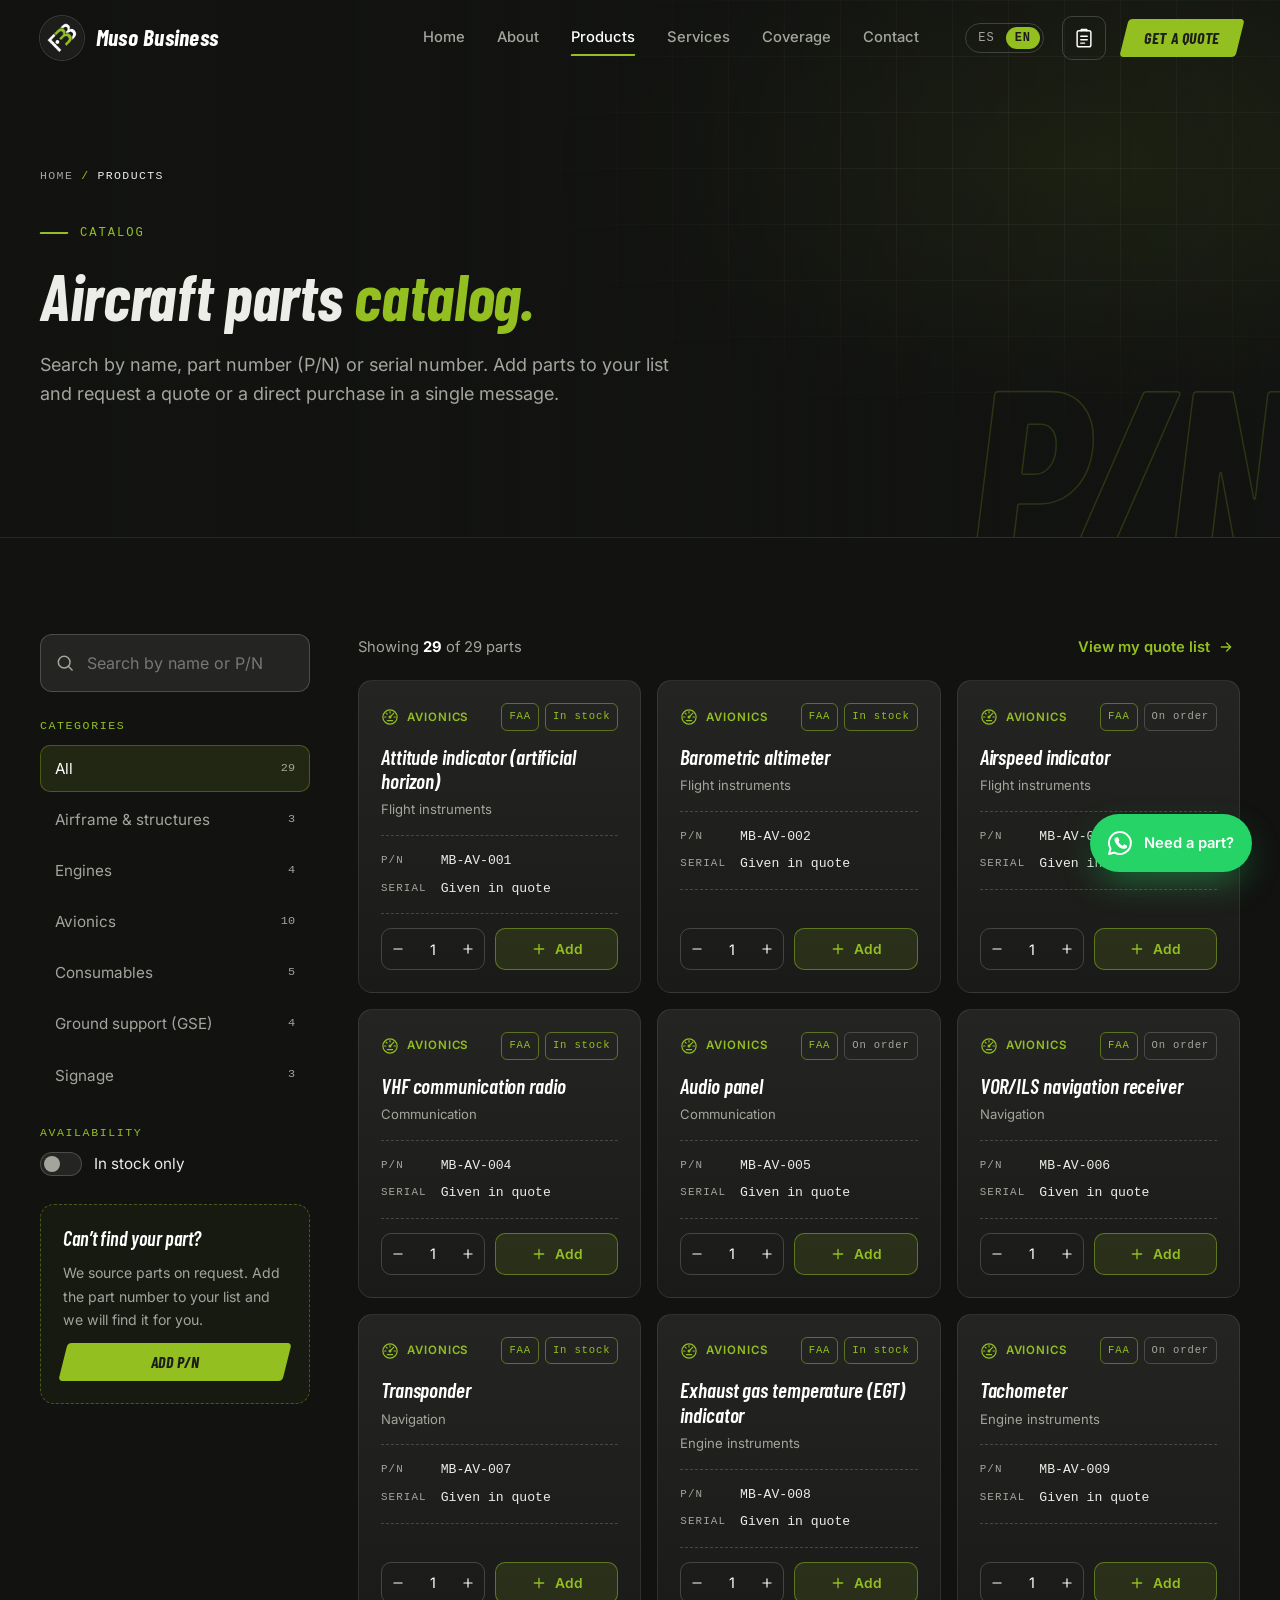
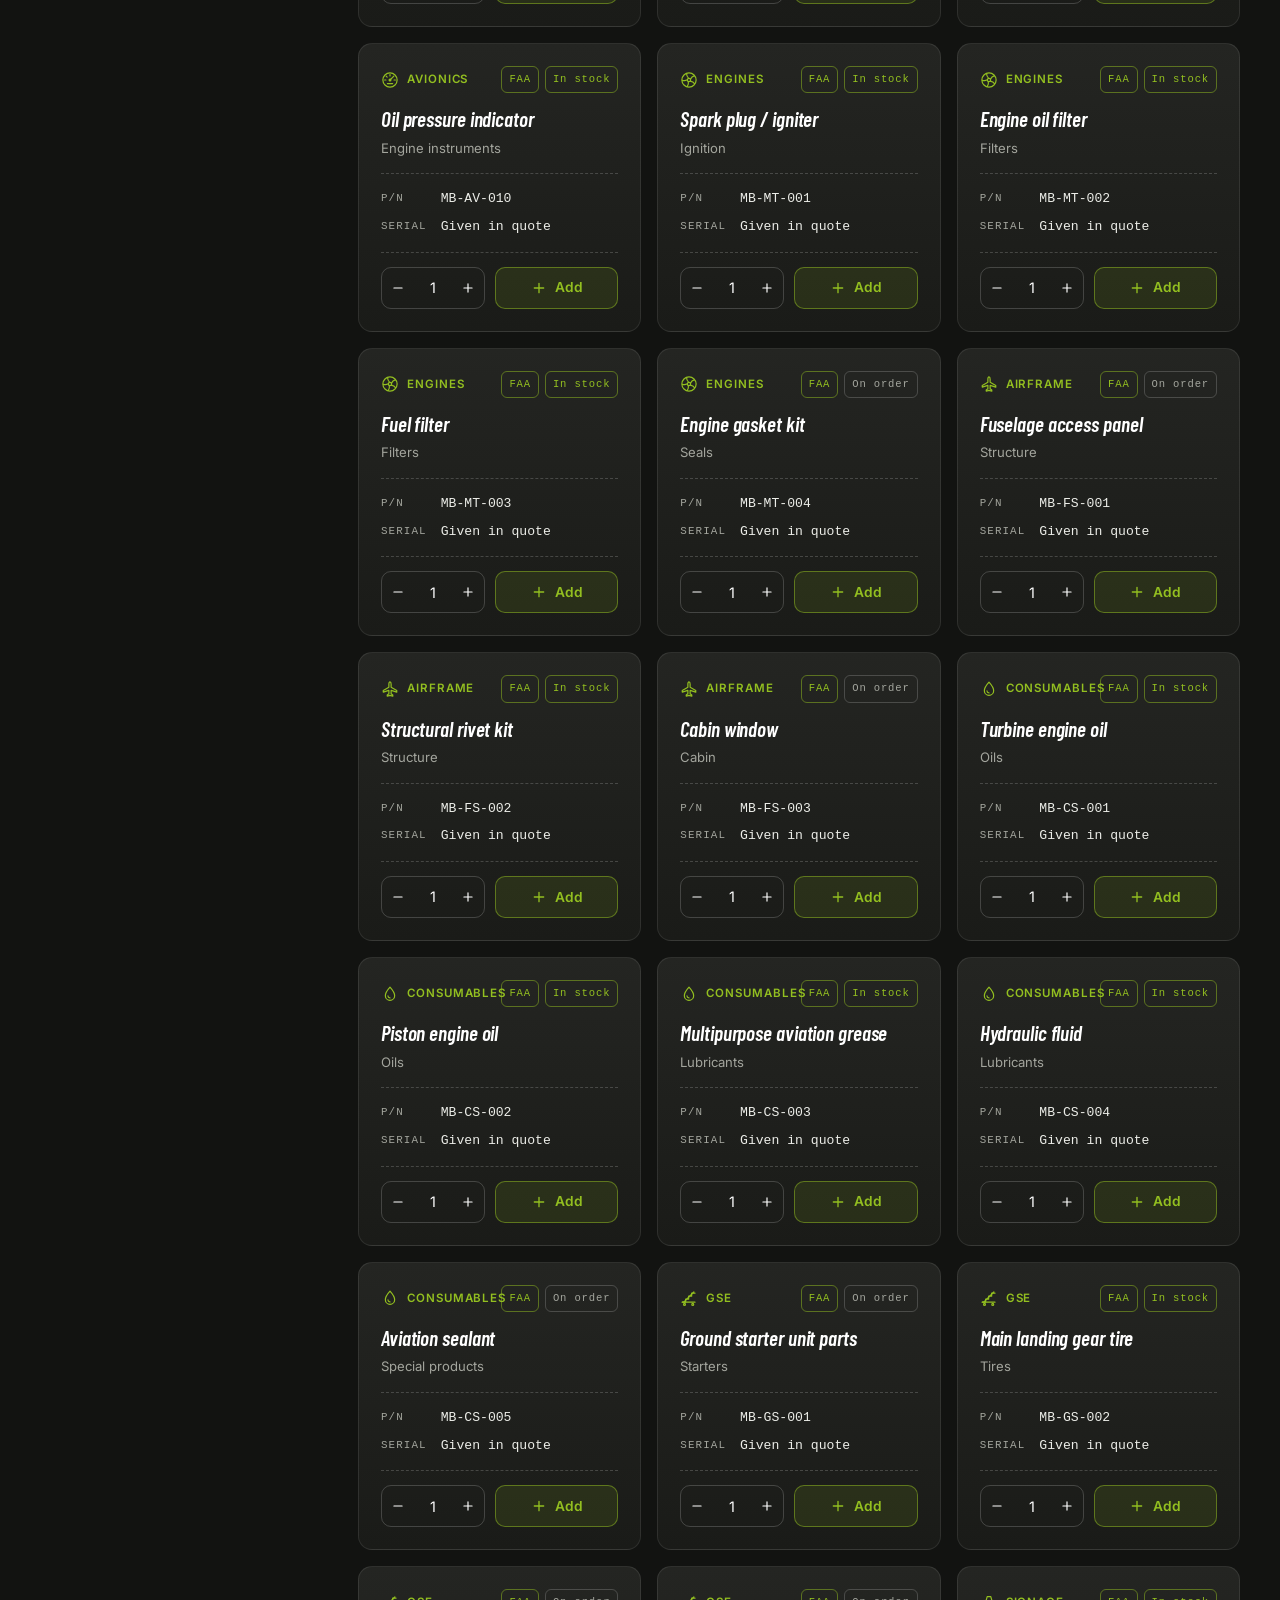
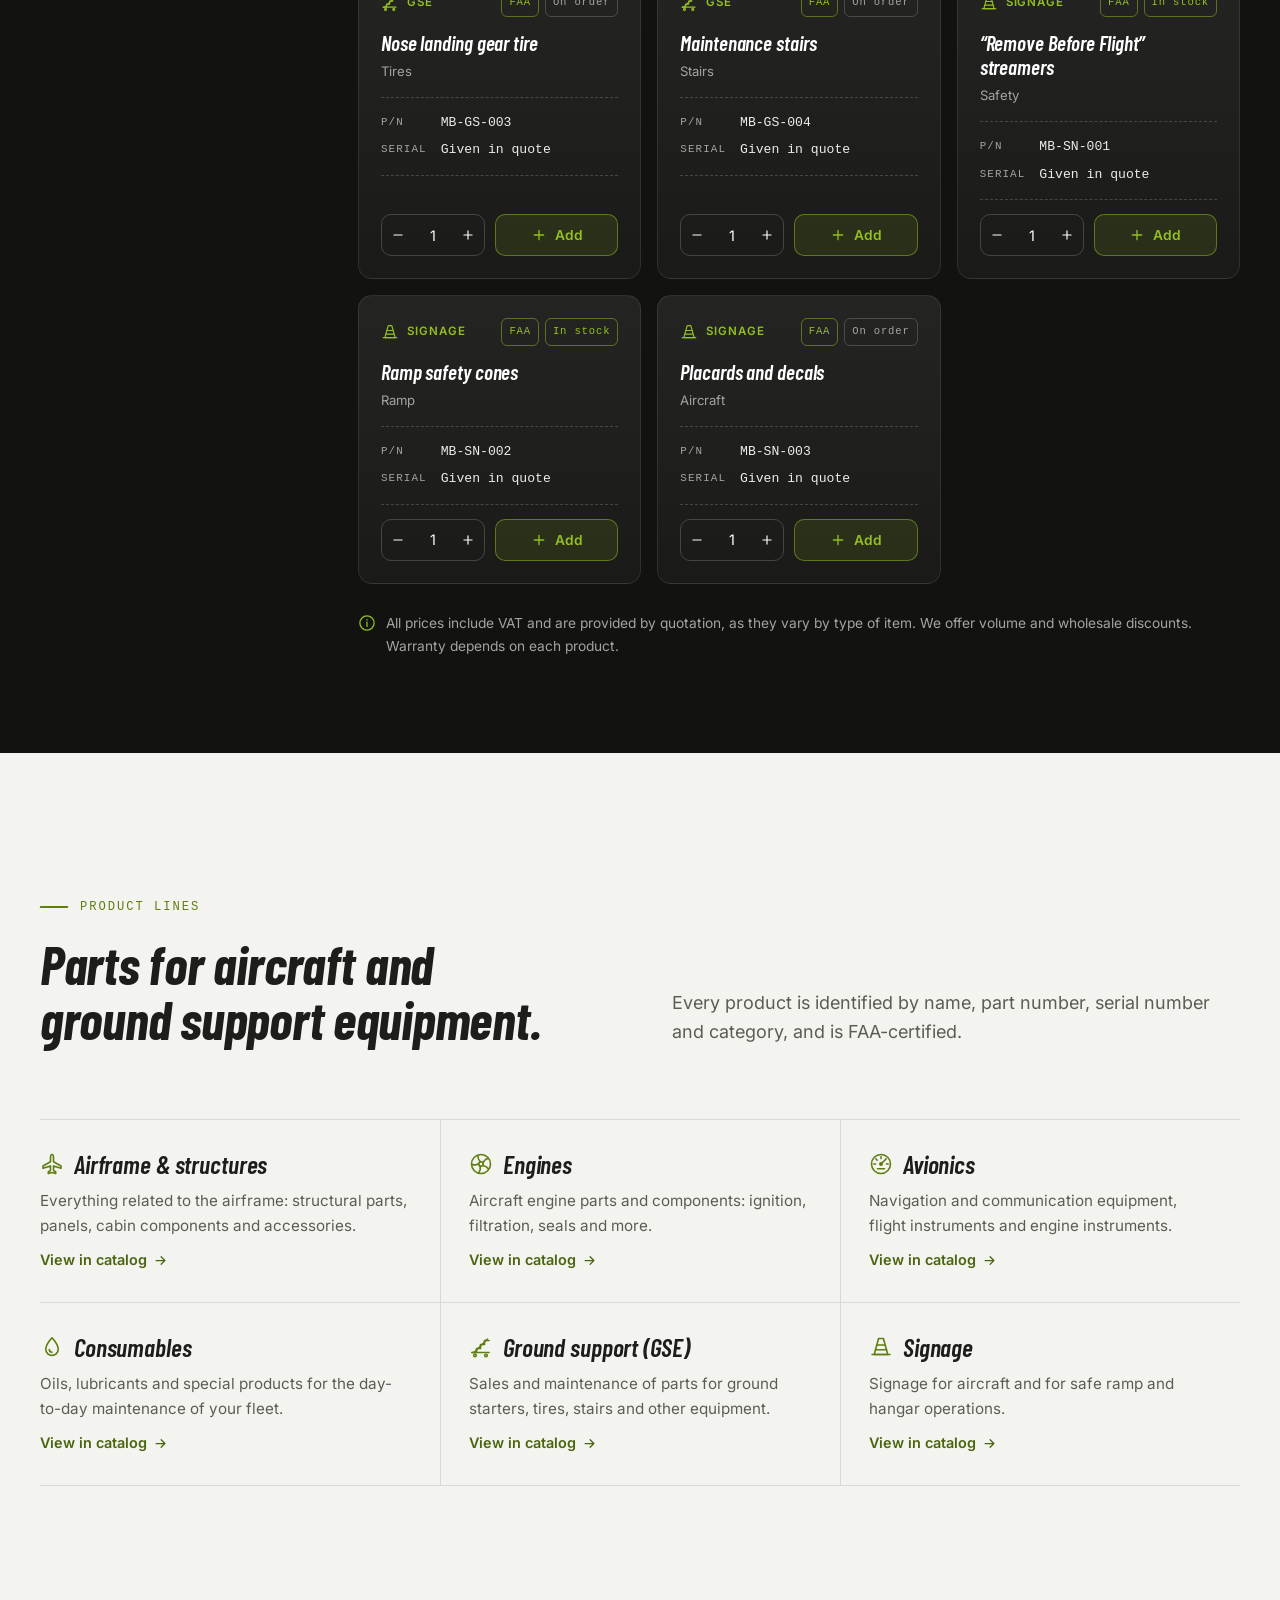
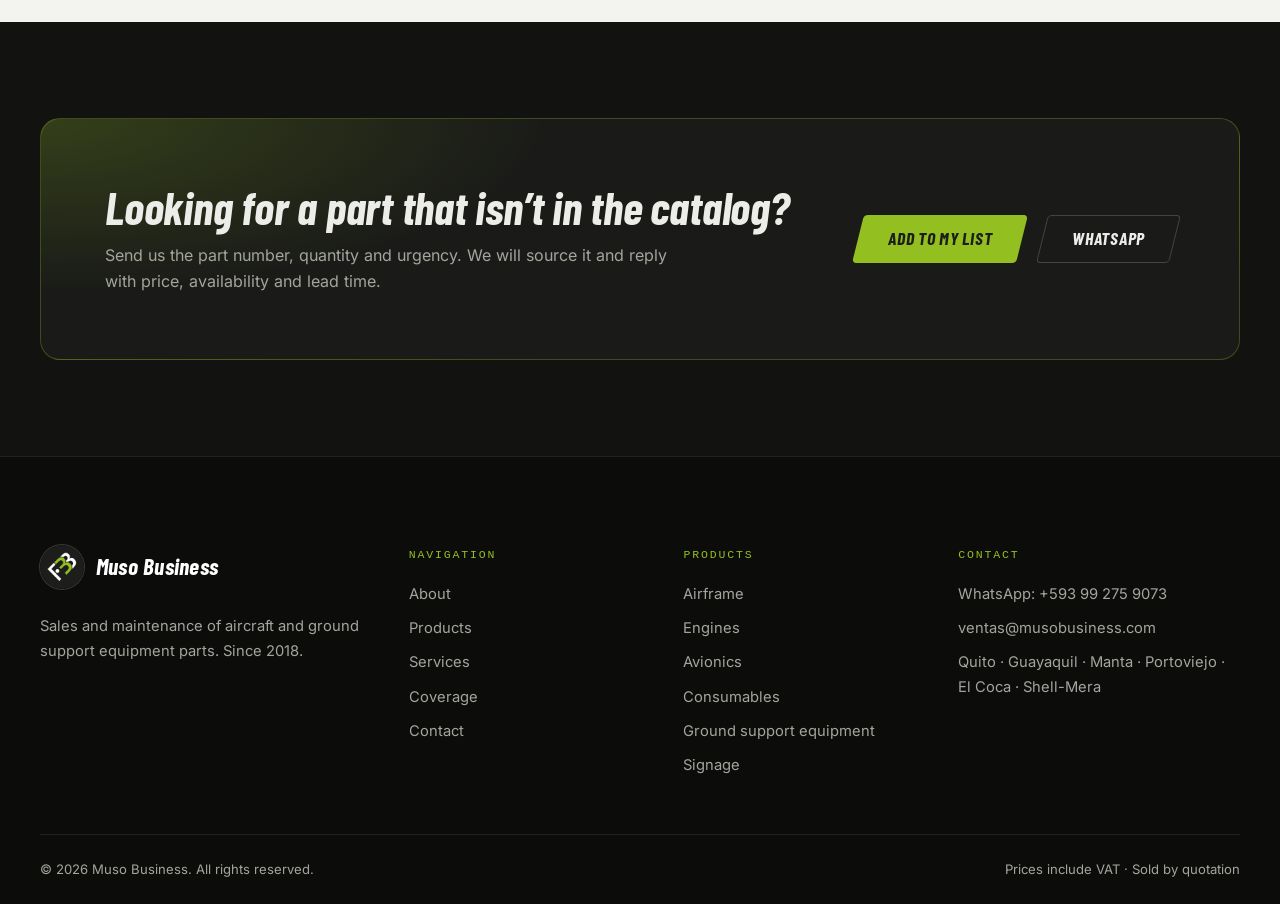
<file: en/products.html>
<!DOCTYPE html>
<html lang="en">
<head>
  <meta charset="utf-8">
  <meta name="viewport" content="width=device-width, initial-scale=1">
  <script>document.documentElement.classList.add('js');</script>

  <!-- SEO -->
  <title>Aircraft Parts Catalog | Muso Business Ecuador</title>
  <meta name="description" content="Search avionics, engine, airframe, consumables, signage and ground support equipment parts by name or part number. Prices include VAT; FAA-certified products.">
  <meta name="robots" content="index, follow, max-image-preview:large">
  <meta name="author" content="Muso Business">
  <meta name="theme-color" content="#1D1D1B">
  <link rel="canonical" href="https://www.musobusiness.com/en/products.html">
  <link rel="alternate" hreflang="es" href="https://www.musobusiness.com/productos.html">
  <link rel="alternate" hreflang="en" href="https://www.musobusiness.com/en/products.html">
  <link rel="alternate" hreflang="x-default" href="https://www.musobusiness.com/productos.html">

  <!-- Open Graph / redes sociales -->
  <meta property="og:type" content="website">
  <meta property="og:site_name" content="Muso Business">
  <meta property="og:locale" content="en_US">
  <meta property="og:locale:alternate" content="es_EC">
  <meta property="og:url" content="https://www.musobusiness.com/en/products.html">
  <meta property="og:title" content="Aircraft Parts Catalog | Muso Business Ecuador">
  <meta property="og:description" content="Search avionics, engine, airframe, consumables, signage and ground support equipment parts by name or part number. Prices include VAT; FAA-certified products.">
  <meta property="og:image" content="https://www.musobusiness.com/assets/img/og-muso.jpg">
  <meta property="og:image:width" content="1200">
  <meta property="og:image:height" content="630">
  <meta property="og:image:alt" content="Muso Business — Aircraft parts in Ecuador">
  <meta name="twitter:card" content="summary_large_image">

  <!-- Iconos -->
  <link rel="icon" href="../assets/img/favicon.ico" sizes="any">
  <link rel="icon" type="image/png" href="../assets/img/favicon-48.png" sizes="48x48">
  <link rel="apple-touch-icon" href="../assets/img/apple-touch-icon.png">

  <!-- Fuentes y estilos -->
  <link rel="preload" href="../assets/fonts/barlow-condensed-latin-700-italic.woff2" as="font" type="font/woff2" crossorigin>
  <link rel="preload" href="../assets/fonts/inter-latin-wght-normal.woff2" as="font" type="font/woff2" crossorigin>
  <link rel="stylesheet" href="../assets/css/styles.css">

  <!-- Datos estructurados (Schema.org) -->
  <script type="application/ld+json">
{
  "@context": "https://schema.org",
  "@graph": [
    {
      "@type": "CollectionPage",
      "@id": "https://www.musobusiness.com/en/products.html#webpage",
      "url": "https://www.musobusiness.com/en/products.html",
      "name": "Aircraft Parts Catalog | Muso Business Ecuador",
      "description": "Search avionics, engine, airframe, consumables, signage and ground support equipment parts by name or part number. Prices include VAT; FAA-certified products.",
      "inLanguage": "en",
      "isPartOf": {
        "@id": "https://www.musobusiness.com/#website"
      },
      "about": {
        "@id": "https://www.musobusiness.com/#organization"
      }
    },
    {
      "@type": "BreadcrumbList",
      "itemListElement": [
        {
          "@type": "ListItem",
          "position": 1,
          "name": "Home",
          "item": "https://www.musobusiness.com/en/"
        },
        {
          "@type": "ListItem",
          "position": 2,
          "name": "Products",
          "item": "https://www.musobusiness.com/en/products.html"
        }
      ]
    }
  ]
}
  </script>
</head>
<body>
  <a class="skip-link" href="#contenido">Skip to content</a>

  <!-- Iconos SVG reutilizables -->
  <svg width="0" height="0" style="position:absolute" aria-hidden="true" focusable="false">
    <defs>
      <symbol id="i-arrow" viewBox="0 0 24 24" fill="none" stroke="currentColor" stroke-width="2" stroke-linecap="round" stroke-linejoin="round"><path d="M5 12h14M13 6l6 6-6 6"/></symbol>
      <symbol id="i-plane" viewBox="0 0 24 24" fill="none" stroke="currentColor" stroke-width="1.6" stroke-linejoin="round"><path d="M12 2.5c.9 0 1.5 1.2 1.5 3v4.2l7.5 4.3v2.2l-7.5-2.3v4.4l2.2 1.7v1.6L12 20.6l-3.7 1v-1.6l2.2-1.7v-4.4L3 16.2V14l7.5-4.3V5.5c0-1.8.6-3 1.5-3z"/></symbol>
      <symbol id="i-engine" viewBox="0 0 24 24" fill="none" stroke="currentColor" stroke-width="1.6" stroke-linecap="round"><circle cx="12" cy="12" r="9.5"/><circle cx="12" cy="12" r="2.2"/><path d="M13.9 10.9c1.2-2.4 2.9-3.9 4.9-4.4"/><path d="M13.9 10.9c1.2-2.4 2.9-3.9 4.9-4.4" transform="rotate(72 12 12)"/><path d="M13.9 10.9c1.2-2.4 2.9-3.9 4.9-4.4" transform="rotate(144 12 12)"/><path d="M13.9 10.9c1.2-2.4 2.9-3.9 4.9-4.4" transform="rotate(216 12 12)"/><path d="M13.9 10.9c1.2-2.4 2.9-3.9 4.9-4.4" transform="rotate(288 12 12)"/></symbol>
      <symbol id="i-gauge" viewBox="0 0 24 24" fill="none" stroke="currentColor" stroke-width="1.6" stroke-linecap="round"><circle cx="12" cy="12" r="9.5"/><path d="M12 12l4.2-4.2M12 4.8v1.8M19.2 12h-1.8M4.8 12h1.8M6.9 6.9l1.3 1.3M17.1 6.9l-1.3 1.3"/><circle cx="12" cy="12" r="1.2" fill="currentColor"/><path d="M8.5 16.8h7"/></symbol>
      <symbol id="i-drop" viewBox="0 0 24 24" fill="none" stroke="currentColor" stroke-width="1.6" stroke-linecap="round" stroke-linejoin="round"><path d="M12 2.8s-6.2 6.8-6.2 11.4a6.2 6.2 0 0 0 12.4 0C18.2 9.6 12 2.8 12 2.8z"/><path d="M9.3 14.6a2.8 2.8 0 0 0 2.7 2.6"/></symbol>
      <symbol id="i-stairs" viewBox="0 0 24 24" fill="none" stroke="currentColor" stroke-width="1.6" stroke-linecap="round" stroke-linejoin="round"><path d="M3 17.5h4.5v-4h4v-4h4v-4H20"/><path d="M5 17.5 18.5 4"/><circle cx="6" cy="20.5" r="1.3"/><circle cx="17" cy="20.5" r="1.3"/><path d="M3 17.5h17"/></symbol>
      <symbol id="i-cone" viewBox="0 0 24 24" fill="none" stroke="currentColor" stroke-width="1.6" stroke-linecap="round" stroke-linejoin="round"><path d="M9.6 3.5h4.8l4.4 16H5.2z"/><path d="M7.9 10h8.2M6.6 14.8h10.8M3 19.5h18"/></symbol>
      <symbol id="i-shield" viewBox="0 0 24 24" fill="none" stroke="currentColor" stroke-width="1.6" stroke-linecap="round" stroke-linejoin="round"><path d="M12 2.8l8 3v6c0 5-3.4 8.3-8 9.4-4.6-1.1-8-4.4-8-9.4v-6z"/><path d="M8.6 12.2l2.4 2.4 4.6-4.8"/></symbol>
      <symbol id="i-wrench" viewBox="0 0 24 24" fill="none" stroke="currentColor" stroke-width="1.6" stroke-linecap="round" stroke-linejoin="round"><path d="M14.7 6.3a4 4 0 0 0-5.3 5.3L3.5 17.5l3 3 5.9-5.9a4 4 0 0 0 5.3-5.3l-2.5 2.5-2.5-.5-.5-2.5z"/></symbol>
      <symbol id="i-tag" viewBox="0 0 24 24" fill="none" stroke="currentColor" stroke-width="1.6" stroke-linecap="round" stroke-linejoin="round"><path d="M3 12.2V4a1 1 0 0 1 1-1h8.2l8.8 8.8-9 9z"/><circle cx="7.6" cy="7.6" r="1.5"/></symbol>
      <symbol id="i-clock" viewBox="0 0 24 24" fill="none" stroke="currentColor" stroke-width="1.6" stroke-linecap="round"><circle cx="12" cy="12" r="9.5"/><path d="M12 6.8V12l3.4 2.2"/></symbol>
      <symbol id="i-card" viewBox="0 0 24 24" fill="none" stroke="currentColor" stroke-width="1.6" stroke-linecap="round"><rect x="2.5" y="5" width="19" height="14" rx="2"/><path d="M2.5 9.8h19M6 15h4"/></symbol>
      <symbol id="i-globe" viewBox="0 0 24 24" fill="none" stroke="currentColor" stroke-width="1.6"><circle cx="12" cy="12" r="9.5"/><path d="M2.5 12h19M12 2.5c2.9 3.2 2.9 15.8 0 19M12 2.5c-2.9 3.2-2.9 15.8 0 19"/></symbol>
      <symbol id="i-mail" viewBox="0 0 24 24" fill="none" stroke="currentColor" stroke-width="1.6" stroke-linejoin="round"><rect x="3" y="5" width="18" height="14" rx="2"/><path d="M3.6 6.5 12 13l8.4-6.5"/></symbol>
      <symbol id="i-pin" viewBox="0 0 24 24" fill="none" stroke="currentColor" stroke-width="1.6"><path d="M12 21.2s-7-6.2-7-11.6a7 7 0 0 1 14 0c0 5.4-7 11.6-7 11.6z"/><circle cx="12" cy="9.6" r="2.5"/></symbol>
      <symbol id="i-up-right" viewBox="0 0 24 24" fill="none" stroke="currentColor" stroke-width="2" stroke-linecap="round" stroke-linejoin="round"><path d="M7 17 17 7M9 7h8v8"/></symbol>
      <symbol id="i-wa" viewBox="0 0 24 24"><path fill="none" stroke="currentColor" stroke-width="1.7" stroke-linejoin="round" d="M12 2.6a9.4 9.4 0 0 0-8.1 14.2L2.6 21.4l4.7-1.2A9.4 9.4 0 1 0 12 2.6z"/><path fill="currentColor" d="M8.7 7.4c.2-.4.4-.4.7-.4h.6c.2 0 .4 0 .6.5l.8 1.9c.1.2.1.4 0 .6l-.5.7c-.1.2-.2.3 0 .6.4.7 1 1.4 1.6 1.9.7.6 1.3.8 1.6 1 .2.1.4.1.5-.1l.7-.8c.2-.2.4-.2.6-.1l1.8.9c.2.1.4.2.4.4 0 .3 0 1-.4 1.5-.4.5-1.3 1-2 1-1.4.1-3.6-.6-5.4-2.3-1.8-1.7-2.8-3.6-3-5-.1-.9.3-1.7.5-2.1z"/></symbol>
      <symbol id="i-list" viewBox="0 0 24 24" fill="none" stroke="currentColor" stroke-width="1.6" stroke-linecap="round" stroke-linejoin="round"><rect x="4.5" y="4" width="15" height="17.5" rx="2"/><path d="M9 4V2.8h6V4M8.5 10h7M8.5 13.8h7M8.5 17.6h4"/></symbol>
      <symbol id="i-close" viewBox="0 0 24 24" fill="none" stroke="currentColor" stroke-width="2" stroke-linecap="round"><path d="M6 6l12 12M18 6 6 18"/></symbol>
      <symbol id="i-search" viewBox="0 0 24 24" fill="none" stroke="currentColor" stroke-width="1.8" stroke-linecap="round"><circle cx="11" cy="11" r="7"/><path d="M20.5 20.5l-4.6-4.6"/></symbol>
      <symbol id="i-minus" viewBox="0 0 24 24" fill="none" stroke="currentColor" stroke-width="2" stroke-linecap="round"><path d="M5 12h14"/></symbol>
      <symbol id="i-plus" viewBox="0 0 24 24" fill="none" stroke="currentColor" stroke-width="2" stroke-linecap="round"><path d="M12 5v14M5 12h14"/></symbol>
      <symbol id="i-trash" viewBox="0 0 24 24" fill="none" stroke="currentColor" stroke-width="1.6" stroke-linecap="round" stroke-linejoin="round"><path d="M4 7h16M10 11v6M14 11v6M6 7l1 13h10l1-13M9 7V4h6v3"/></symbol>
      <symbol id="i-check" viewBox="0 0 24 24" fill="none" stroke="currentColor" stroke-width="2.2" stroke-linecap="round" stroke-linejoin="round"><path d="M5 12.5l4.5 4.5L19 7.5"/></symbol>
      <symbol id="i-info" viewBox="0 0 24 24" fill="none" stroke="currentColor" stroke-width="1.7" stroke-linecap="round"><circle cx="12" cy="12" r="9.5"/><path d="M12 11v5.5M12 7.6v.4"/></symbol>
    </defs>
  </svg>

  <header class="site-header">
    <div class="container header-inner">
      <a class="brand" href="./" aria-label="Muso Business — Home">
        <img src="../assets/img/logo-muso.webp" width="44" height="44" alt="" fetchpriority="high">
        <span class="brand-name">Muso Business</span>
      </a>

      <nav class="main-nav" id="main-nav" aria-label="Main navigation">
        <ul class="nav-list" role="list">
          <li><a href="./">Home</a></li>
          <li><a href="about.html">About</a></li>
          <li><a href="products.html" aria-current="page">Products</a></li>
          <li><a href="services.html">Services</a></li>
          <li><a href="coverage.html">Coverage</a></li>
          <li><a href="contact.html">Contact</a></li>
        </ul>
        <div class="lang-switch" aria-label="Language">
          <a href="../productos.html" hreflang="es" lang="es">ES</a>
          <span aria-current="true" lang="en">EN</span>
        </div>
        <a class="btn nav-cta" href="contact.html#cotizar">Request a quote</a>
      </nav>

      <div class="header-actions">
        <div class="lang-switch" aria-label="Language">
          <a href="../productos.html" hreflang="es" lang="es">ES</a>
          <span aria-current="true" lang="en">EN</span>
        </div>
        <button class="quote-btn" type="button" data-quote-open aria-label="Open quote list" aria-controls="quote-drawer">
          <svg aria-hidden="true"><use href="#i-list"/></svg>
          <span class="quote-count" data-quote-count>0</span>
        </button>
        <a class="btn btn--sm" href="contact.html#cotizar">Get a quote</a>
        <button class="nav-toggle" type="button" aria-expanded="false" aria-controls="main-nav" aria-label="Open menu">
          <span></span><span></span><span></span>
        </button>
      </div>
    </div>
  </header>

  <main id="contenido">
<section class="page-hero page-hero--photo" data-mark="P/N">
      <picture class="page-hero-bg" aria-hidden="true">
        <source media="(max-width: 700px)" srcset="../assets/img/hero-productos-sm.webp">
        <img src="../assets/img/hero-productos.webp" alt="" width="1920" height="1080" fetchpriority="high" decoding="async">
      </picture>
      <div class="container">
        <nav class="breadcrumb" aria-label="Breadcrumb"><ol><li><a href="./">Home</a></li><li aria-current="page">Products</li></ol></nav>
        <p class="eyebrow">Catalog</p>
        <h1>Aircraft parts <span class="accent">catalog.</span></h1>
        <p class="lead">Search by name, part number (P/N) or serial number. Add parts to your list and request a quote or a direct purchase in a single message.</p>
      </div>
    </section>

    <!-- ===================== CATALOG ===================== -->
    <section class="section section--tight" id="catalogo" aria-labelledby="catalog-title">
      <div class="container">
        <h2 id="catalog-title" class="sr-only">Available products</h2>
        <div class="catalog-layout">
          <aside class="catalog-side" aria-label="Catalog filters">
            <div class="search-box">
              <label class="sr-only" for="cat-search">Search by name, part number or serial number</label>
              <svg aria-hidden="true"><use href="#i-search"/></svg>
              <input id="cat-search" type="search" placeholder="Search by name or P/N" autocomplete="off" spellcheck="false">
            </div>
            <div class="filter-group">
              <h3>Categories</h3>
              <div class="filter-list" id="cat-filters" role="group" aria-label="Categories"></div>
            </div>
            <div class="filter-group">
              <h3>Availability</h3>
              <label class="switch"><input type="checkbox" id="cat-stock"><span class="track" aria-hidden="true"></span>In stock only</label>
            </div>
            <div class="side-help">
              <h3>Can’t find your part?</h3>
              <p>We source parts on request. Add the part number to your list and we will find it for you.</p>
              <button type="button" class="btn btn--sm" data-quote-open>Add P/N</button>
            </div>
          </aside>

          <div>
            <div class="catalog-toolbar">
              <p class="catalog-count" id="cat-count" aria-live="polite"></p>
              <button type="button" class="link-arrow" data-quote-open style="background:none;border:0;cursor:pointer">View my quote list <svg aria-hidden="true"><use href="#i-arrow"/></svg></button>
            </div>
            <div class="product-grid" id="product-grid">
              <noscript><p class="empty-state">Enable JavaScript to view the catalog, or message us on WhatsApp at +593 99 275 9073.</p></noscript>
            </div>
            <p class="catalog-note"><svg aria-hidden="true"><use href="#i-info"/></svg><span>All prices include VAT and are provided by quotation, as they vary by type of item. We offer volume and wholesale discounts. Warranty depends on each product.</span></p>
          </div>
        </div>
      </div>
    </section>

    <!-- ===================== PRODUCT LINES ===================== -->
    <section class="section section--light" aria-labelledby="lines-title">
      <div class="container">
        <div class="section-head section-head--split">
          <div>
            <p class="eyebrow" data-reveal>Product lines</p>
            <h2 id="lines-title" data-reveal data-delay="1">Parts for aircraft and ground support equipment.</h2>
          </div>
          <p class="lead" data-reveal data-delay="2">Every product is identified by name, part number, serial number and category, and is FAA-certified.</p>
        </div>
        <div class="line-grid">
          <article class="line-item" id="linea-fuselaje" data-reveal>
            <h3><svg aria-hidden="true"><use href="#i-plane"/></svg>Airframe &amp; structures</h3>
            <p>Everything related to the airframe: structural parts, panels, cabin components and accessories.</p>
            <a href="#fuselaje">View in catalog <svg aria-hidden="true"><use href="#i-arrow"/></svg></a>
          </article>
          <article class="line-item" id="linea-motores" data-reveal data-delay="1">
            <h3><svg aria-hidden="true"><use href="#i-engine"/></svg>Engines</h3>
            <p>Aircraft engine parts and components: ignition, filtration, seals and more.</p>
            <a href="#motores">View in catalog <svg aria-hidden="true"><use href="#i-arrow"/></svg></a>
          </article>
          <article class="line-item" id="linea-avionica" data-reveal data-delay="2">
            <h3><svg aria-hidden="true"><use href="#i-gauge"/></svg>Avionics</h3>
            <p>Navigation and communication equipment, flight instruments and engine instruments.</p>
            <a href="#avionica">View in catalog <svg aria-hidden="true"><use href="#i-arrow"/></svg></a>
          </article>
          <article class="line-item" id="linea-consumibles" data-reveal>
            <h3><svg aria-hidden="true"><use href="#i-drop"/></svg>Consumables</h3>
            <p>Oils, lubricants and special products for the day-to-day maintenance of your fleet.</p>
            <a href="#consumibles">View in catalog <svg aria-hidden="true"><use href="#i-arrow"/></svg></a>
          </article>
          <article class="line-item" id="linea-gse" data-reveal data-delay="1">
            <h3><svg aria-hidden="true"><use href="#i-stairs"/></svg>Ground support (GSE)</h3>
            <p>Sales and maintenance of parts for ground starters, tires, stairs and other equipment.</p>
            <a href="#gse">View in catalog <svg aria-hidden="true"><use href="#i-arrow"/></svg></a>
          </article>
          <article class="line-item" id="linea-senaletica" data-reveal data-delay="2">
            <h3><svg aria-hidden="true"><use href="#i-cone"/></svg>Signage</h3>
            <p>Signage for aircraft and for safe ramp and hangar operations.</p>
            <a href="#senaletica">View in catalog <svg aria-hidden="true"><use href="#i-arrow"/></svg></a>
          </article>
        </div>
      </div>
    </section>

    <!-- ===================== CTA ===================== -->
    <section class="section section--tight" aria-label="Request a part on order">
      <div class="container">
        <div class="cta-band" data-reveal>
          <div>
            <h2>Looking for a part that isn’t in the catalog?</h2>
            <p>Send us the part number, quantity and urgency. We will source it and reply with price, availability and lead time.</p>
          </div>
          <div class="actions">
            <button type="button" class="btn" data-quote-open>Add to my list</button>
            <a class="btn btn--ghost" href="https://wa.me/593992759073" data-wa>WhatsApp</a>
          </div>
        </div>
      </div>
    </section>
  </main>

  <footer class="site-footer">
    <div class="container">
      <div class="footer-grid">
        <div class="footer-brand">
          <a class="brand" href="./" aria-label="Muso Business — Home">
            <img src="../assets/img/logo-muso.webp" width="44" height="44" alt="" loading="lazy">
            <span class="brand-name">Muso Business</span>
          </a>
          <p>Sales and maintenance of aircraft and ground support equipment parts. Since 2018.</p>
        </div>
        <div>
          <h4>Navigation</h4>
          <ul class="footer-links" role="list">
            <li><a href="about.html">About</a></li>
            <li><a href="products.html">Products</a></li>
            <li><a href="services.html">Services</a></li>
            <li><a href="coverage.html">Coverage</a></li>
            <li><a href="contact.html">Contact</a></li>
          </ul>
        </div>
        <div>
          <h4>Products</h4>
          <ul class="footer-links" role="list">
            <li><a href="products.html#fuselaje">Airframe</a></li>
            <li><a href="products.html#motores">Engines</a></li>
            <li><a href="products.html#avionica">Avionics</a></li>
            <li><a href="products.html#consumibles">Consumables</a></li>
            <li><a href="products.html#gse">Ground support equipment</a></li>
            <li><a href="products.html#senaletica">Signage</a></li>
          </ul>
        </div>
        <div>
          <h4>Contact</h4>
          <ul class="footer-links" role="list">
            <li><a href="https://wa.me/593992759073" data-wa>WhatsApp: +593 99 275 9073</a></li>
            <li><a href="mailto:ventas@musobusiness.com" data-email>ventas@musobusiness.com</a></li>
            <li>Quito · Guayaquil · Manta · Portoviejo · El Coca · Shell-Mera</li>
          </ul>
        </div>
      </div>
      <div class="footer-bottom">
        <span>© <span data-year>2026</span> Muso Business. All rights reserved.</span>
        <span>Prices include VAT · Sold by quotation</span>
      </div>
    </div>
  </footer>

  <!-- WhatsApp flotante -->
  <a class="wa-float" href="https://wa.me/593992759073" data-wa aria-label="Message us on WhatsApp">
    <svg aria-hidden="true"><use href="#i-wa"/></svg>
    <span class="wa-label">Need a part?</span>
  </a>

  <!-- Lista de cotización -->
  <div class="drawer-backdrop" data-quote-close></div>
  <aside class="drawer" id="quote-drawer" role="dialog" aria-modal="true" aria-labelledby="drawer-title" aria-hidden="true">
    <div class="drawer-head">
      <div>
        <p class="eyebrow">Your selection</p>
        <h2 id="drawer-title">Quote list</h2>
      </div>
      <button class="icon-btn" type="button" data-quote-close aria-label="Close"><svg aria-hidden="true"><use href="#i-close"/></svg></button>
    </div>
    <form class="drawer-body" id="quote-list-form" novalidate>
      <div class="qadd">
        <label class="sr-only" for="qadd-pn">Part or part number</label>
        <input id="qadd-pn" type="text" placeholder="Add part or P/N" autocomplete="off">
        <label class="sr-only" for="qadd-qty">Quantity</label>
        <input id="qadd-qty" type="number" min="1" value="1">
        <button class="icon-btn icon-btn--lime" type="button" data-qadd aria-label="Add"><svg aria-hidden="true"><use href="#i-plus"/></svg></button>
      </div>
      <ul class="qlist" role="list" data-qlist></ul>
      <p class="drawer-empty" data-qempty>Your list is empty. Add parts from the <a href="products.html">catalog</a> or type a part number above.</p>
      <div class="drawer-fields">
        <p class="mini-label" id="qtype-l">Request type</p>
        <div class="mini-seg" role="radiogroup" aria-labelledby="qtype-l">
          <label><input type="radio" name="qtype" value="quote" checked>Quote</label>
          <label><input type="radio" name="qtype" value="buy">Direct purchase</label>
        </div>
        <p class="mini-label" id="qurg-l">Urgency</p>
        <div class="mini-seg" role="radiogroup" aria-labelledby="qurg-l">
          <label><input type="radio" name="qurg" value="Normal" checked>Normal</label>
          <label><input type="radio" name="qurg" value="AOG">AOG</label>
        </div>
        <div class="form-grid">
          <div class="field">
            <label for="q-name">Name <span class="req">*</span></label>
            <input id="q-name" name="qname" type="text" autocomplete="name">
          </div>
          <div class="field">
            <label for="q-contact">Email or phone <span class="req">*</span></label>
            <input id="q-contact" name="qcontact" type="text" autocomplete="email">
          </div>
          <div class="field field--full">
            <label for="q-company">Company</label>
            <input id="q-company" name="qcompany" type="text" autocomplete="organization">
          </div>
          <div class="field field--full">
            <label for="q-notes">Notes (aircraft, delivery city…)</label>
            <textarea id="q-notes" name="qnotes"></textarea>
          </div>
        </div>
      </div>
    </form>
    <div class="drawer-foot">
      <div class="drawer-actions">
        <button class="btn" type="submit" form="quote-list-form" value="whatsapp"><svg aria-hidden="true"><use href="#i-wa"/></svg> WhatsApp</button>
        <button class="btn btn--ghost" type="submit" form="quote-list-form" value="email">Email</button>
      </div>
      <p class="form-status" data-qstatus role="status" aria-live="polite"></p>
      <button type="button" class="link-clear" data-qclear>Clear list</button>
    </div>
  </aside>
  <div class="toast" data-toast role="status" aria-live="polite"></div>

  <script src="../assets/js/main.js" defer></script>
  <script src="../assets/js/cotizacion.js" defer></script>
  <script src="../data/productos.js" defer></script>
  <script src="../assets/js/catalogo.js" defer></script>
</body>
</html>
</file>
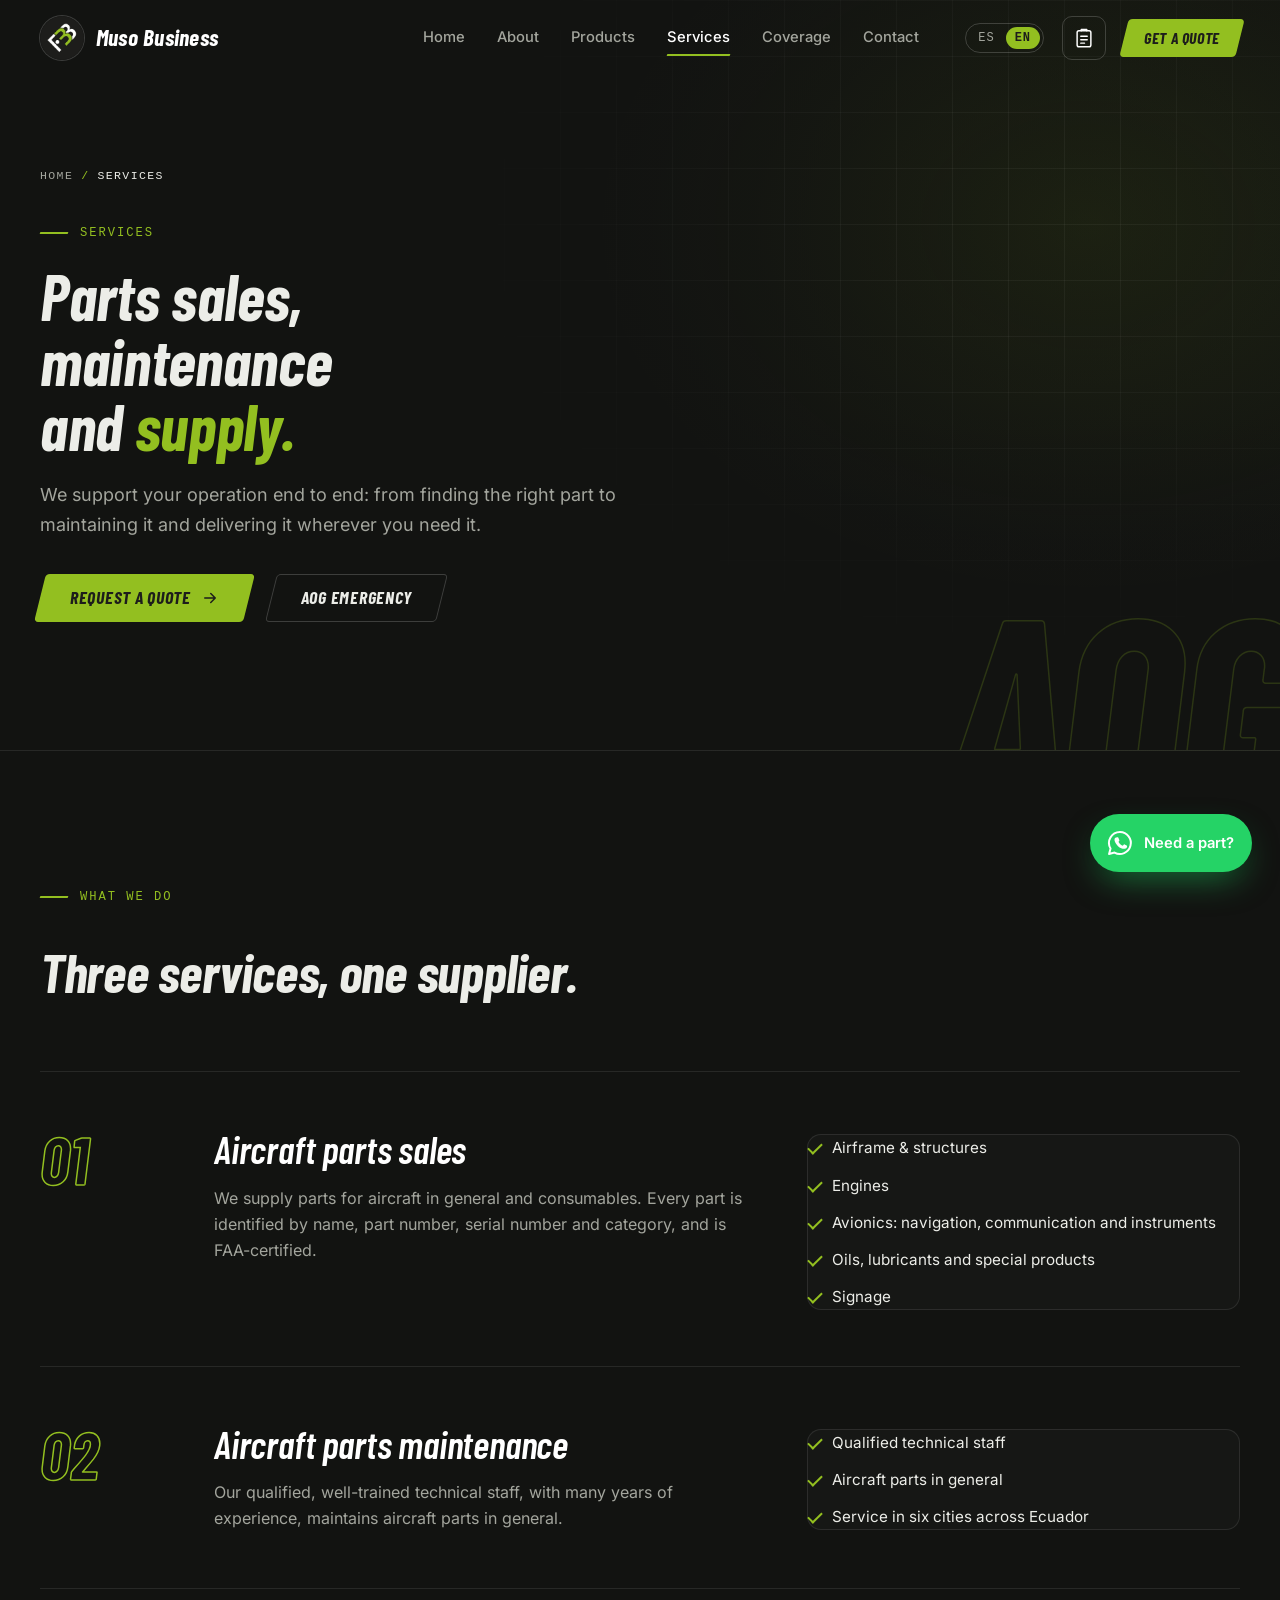
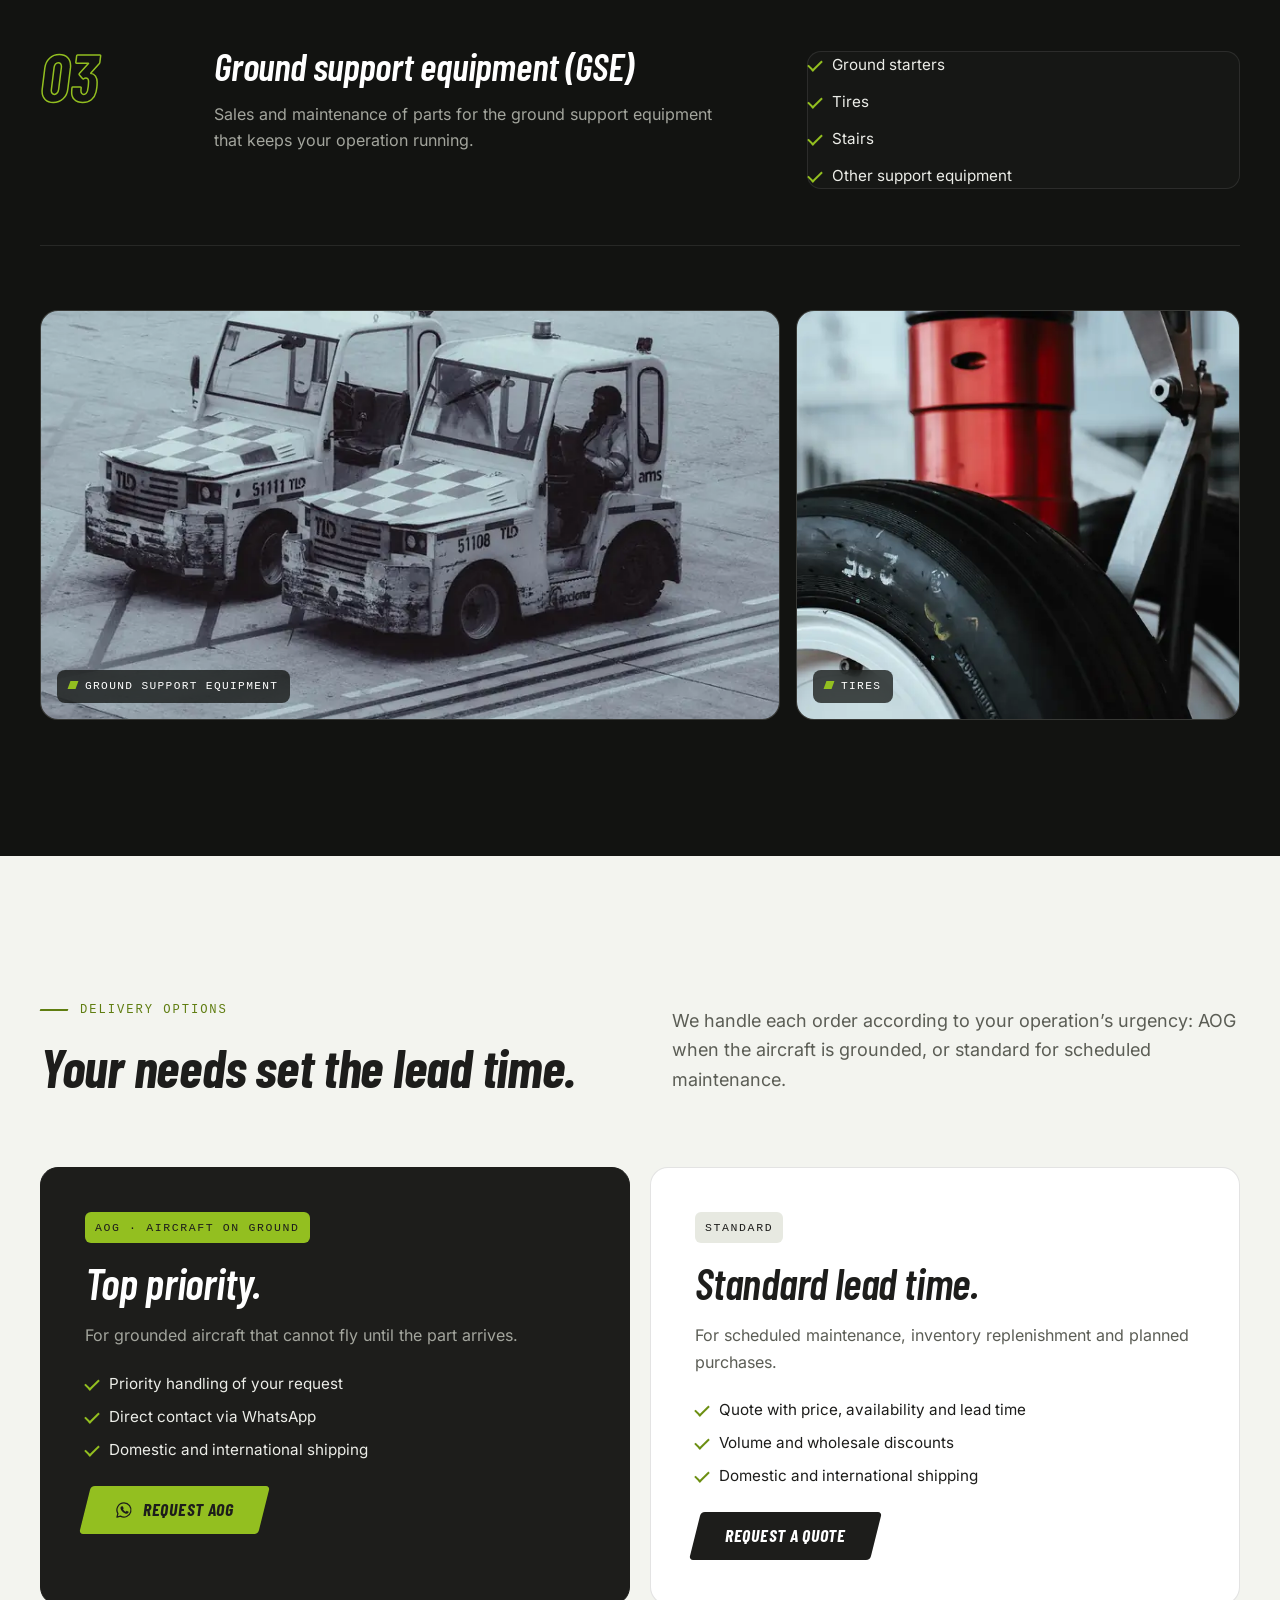
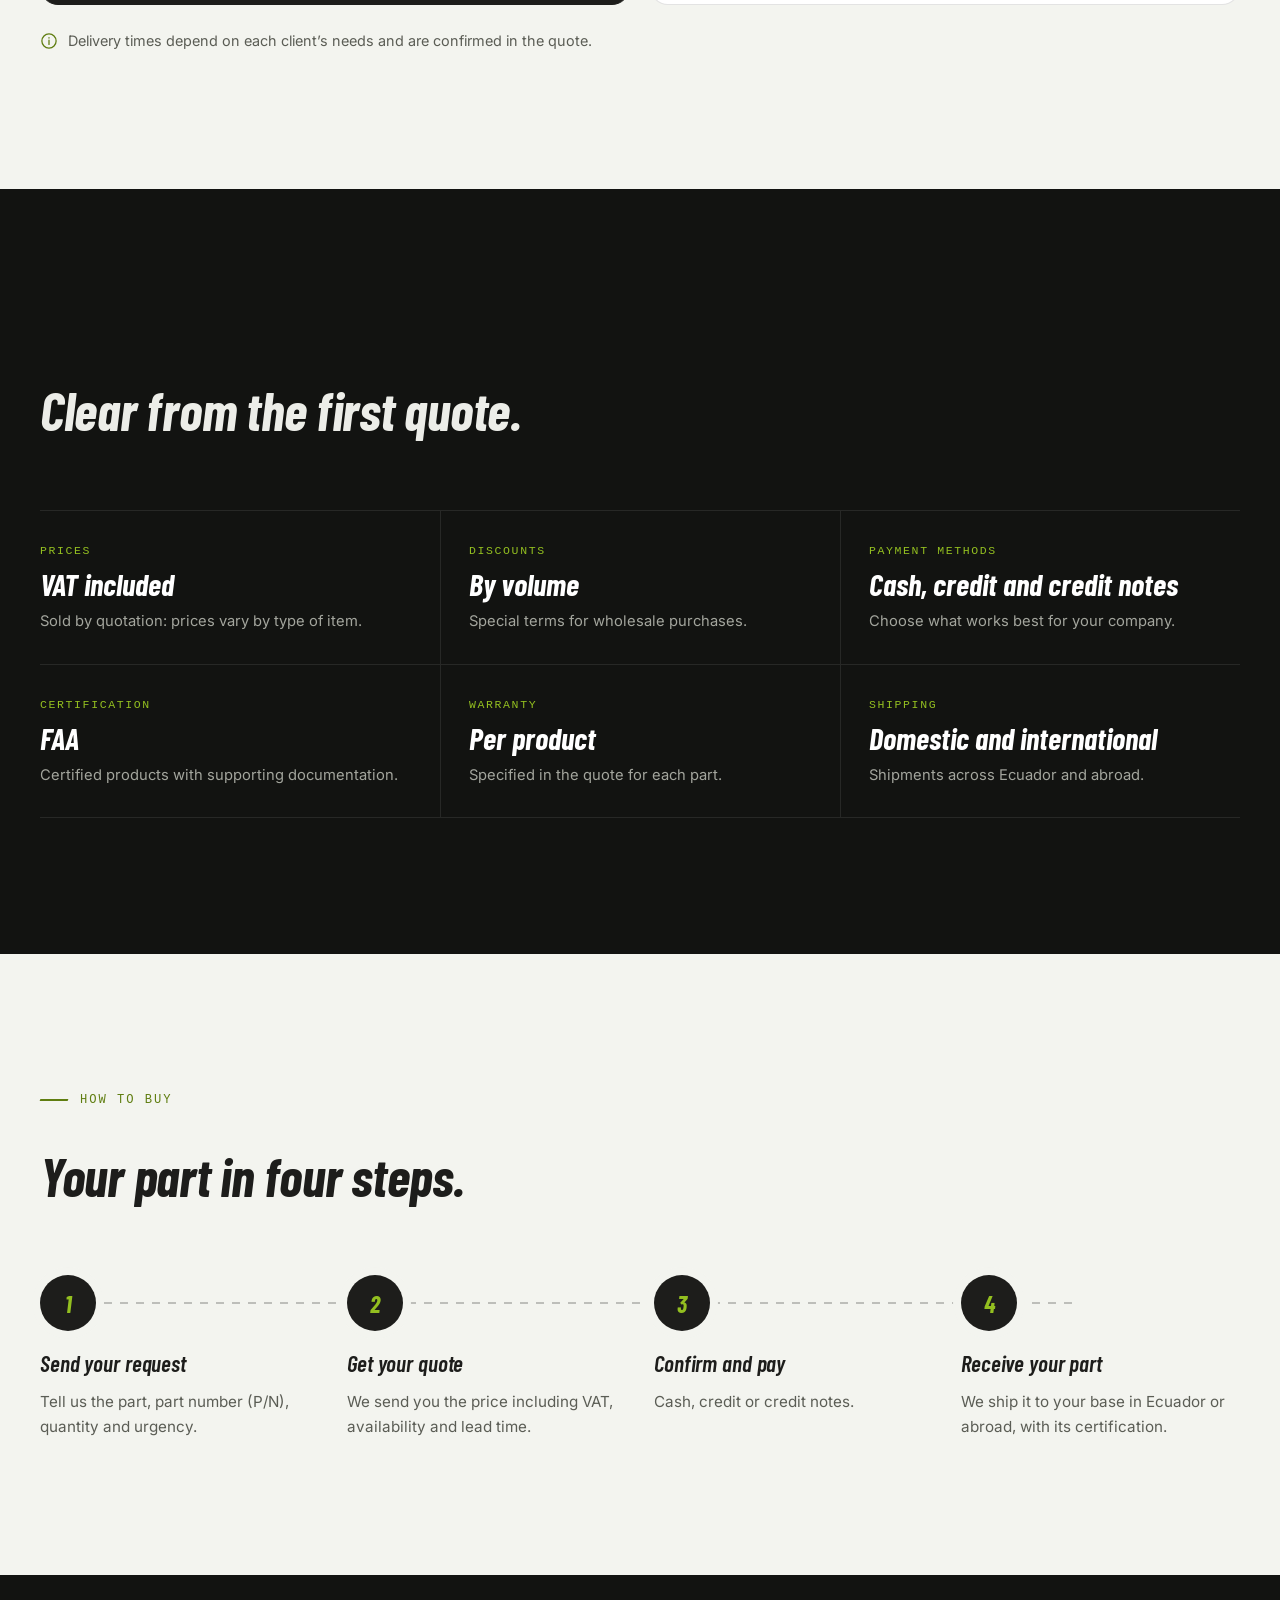
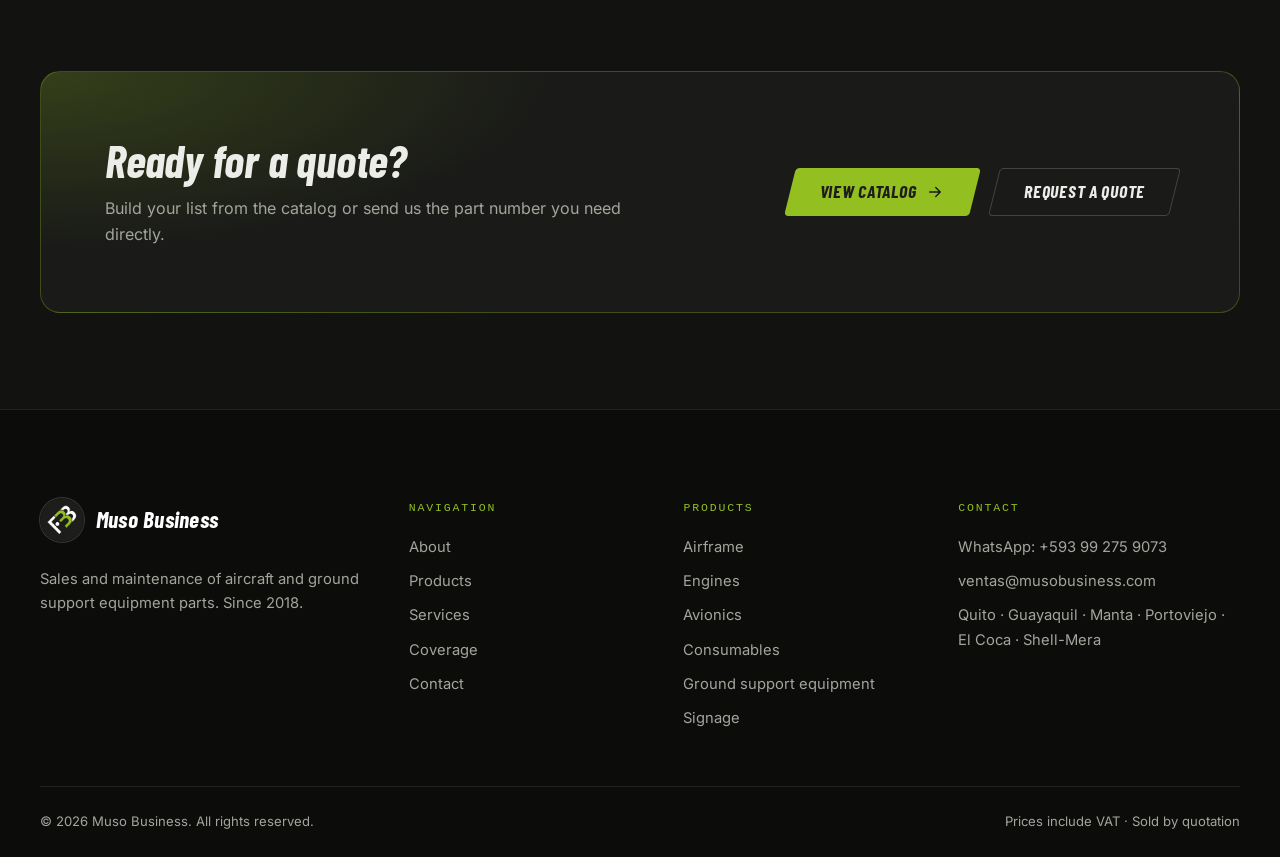
<file: en/services.html>
<!DOCTYPE html>
<html lang="en">
<head>
  <meta charset="utf-8">
  <meta name="viewport" content="width=device-width, initial-scale=1">
  <script>document.documentElement.classList.add('js');</script>

  <!-- SEO -->
  <title>Services: Aircraft Parts Sales and Maintenance | Muso Business</title>
  <meta name="description" content="Sales and maintenance of aircraft and ground support equipment parts, with AOG or standard delivery, international shipping and flexible payment methods.">
  <meta name="robots" content="index, follow, max-image-preview:large">
  <meta name="author" content="Muso Business">
  <meta name="theme-color" content="#1D1D1B">
  <link rel="canonical" href="https://www.musobusiness.com/en/services.html">
  <link rel="alternate" hreflang="es" href="https://www.musobusiness.com/servicios.html">
  <link rel="alternate" hreflang="en" href="https://www.musobusiness.com/en/services.html">
  <link rel="alternate" hreflang="x-default" href="https://www.musobusiness.com/servicios.html">

  <!-- Open Graph / redes sociales -->
  <meta property="og:type" content="website">
  <meta property="og:site_name" content="Muso Business">
  <meta property="og:locale" content="en_US">
  <meta property="og:locale:alternate" content="es_EC">
  <meta property="og:url" content="https://www.musobusiness.com/en/services.html">
  <meta property="og:title" content="Services: Aircraft Parts Sales and Maintenance | Muso Business">
  <meta property="og:description" content="Sales and maintenance of aircraft and ground support equipment parts, with AOG or standard delivery, international shipping and flexible payment methods.">
  <meta property="og:image" content="https://www.musobusiness.com/assets/img/og-muso.jpg">
  <meta property="og:image:width" content="1200">
  <meta property="og:image:height" content="630">
  <meta property="og:image:alt" content="Muso Business — Aircraft parts in Ecuador">
  <meta name="twitter:card" content="summary_large_image">

  <!-- Iconos -->
  <link rel="icon" href="../assets/img/favicon.ico" sizes="any">
  <link rel="icon" type="image/png" href="../assets/img/favicon-48.png" sizes="48x48">
  <link rel="apple-touch-icon" href="../assets/img/apple-touch-icon.png">

  <!-- Fuentes y estilos -->
  <link rel="preload" href="../assets/fonts/barlow-condensed-latin-700-italic.woff2" as="font" type="font/woff2" crossorigin>
  <link rel="preload" href="../assets/fonts/inter-latin-wght-normal.woff2" as="font" type="font/woff2" crossorigin>
  <link rel="stylesheet" href="../assets/css/styles.css">

  <!-- Datos estructurados (Schema.org) -->
  <script type="application/ld+json">
{
  "@context": "https://schema.org",
  "@graph": [
    {
      "@type": "WebPage",
      "@id": "https://www.musobusiness.com/en/services.html#webpage",
      "url": "https://www.musobusiness.com/en/services.html",
      "name": "Services: Aircraft Parts Sales and Maintenance | Muso Business",
      "description": "Sales and maintenance of aircraft and ground support equipment parts, with AOG or standard delivery, international shipping and flexible payment methods.",
      "inLanguage": "en",
      "isPartOf": {
        "@id": "https://www.musobusiness.com/#website"
      },
      "about": {
        "@id": "https://www.musobusiness.com/#organization"
      }
    },
    {
      "@type": "BreadcrumbList",
      "itemListElement": [
        {
          "@type": "ListItem",
          "position": 1,
          "name": "Home",
          "item": "https://www.musobusiness.com/en/"
        },
        {
          "@type": "ListItem",
          "position": 2,
          "name": "Services",
          "item": "https://www.musobusiness.com/en/services.html"
        }
      ]
    },
    {
      "@type": "Service",
      "name": "Aircraft parts sales",
      "serviceType": "Aircraft parts sales",
      "provider": {
        "@id": "https://www.musobusiness.com/#organization"
      },
      "areaServed": [
        "EC",
        "US",
        "RU",
        "TH"
      ]
    },
    {
      "@type": "Service",
      "name": "Aircraft parts maintenance",
      "serviceType": "Aircraft maintenance",
      "provider": {
        "@id": "https://www.musobusiness.com/#organization"
      },
      "areaServed": "EC"
    },
    {
      "@type": "Service",
      "name": "Ground support equipment (GSE) parts sales and maintenance",
      "serviceType": "Ground support equipment",
      "provider": {
        "@id": "https://www.musobusiness.com/#organization"
      },
      "areaServed": "EC"
    }
  ]
}
  </script>
</head>
<body>
  <a class="skip-link" href="#contenido">Skip to content</a>

  <!-- Iconos SVG reutilizables -->
  <svg width="0" height="0" style="position:absolute" aria-hidden="true" focusable="false">
    <defs>
      <symbol id="i-arrow" viewBox="0 0 24 24" fill="none" stroke="currentColor" stroke-width="2" stroke-linecap="round" stroke-linejoin="round"><path d="M5 12h14M13 6l6 6-6 6"/></symbol>
      <symbol id="i-plane" viewBox="0 0 24 24" fill="none" stroke="currentColor" stroke-width="1.6" stroke-linejoin="round"><path d="M12 2.5c.9 0 1.5 1.2 1.5 3v4.2l7.5 4.3v2.2l-7.5-2.3v4.4l2.2 1.7v1.6L12 20.6l-3.7 1v-1.6l2.2-1.7v-4.4L3 16.2V14l7.5-4.3V5.5c0-1.8.6-3 1.5-3z"/></symbol>
      <symbol id="i-engine" viewBox="0 0 24 24" fill="none" stroke="currentColor" stroke-width="1.6" stroke-linecap="round"><circle cx="12" cy="12" r="9.5"/><circle cx="12" cy="12" r="2.2"/><path d="M13.9 10.9c1.2-2.4 2.9-3.9 4.9-4.4"/><path d="M13.9 10.9c1.2-2.4 2.9-3.9 4.9-4.4" transform="rotate(72 12 12)"/><path d="M13.9 10.9c1.2-2.4 2.9-3.9 4.9-4.4" transform="rotate(144 12 12)"/><path d="M13.9 10.9c1.2-2.4 2.9-3.9 4.9-4.4" transform="rotate(216 12 12)"/><path d="M13.9 10.9c1.2-2.4 2.9-3.9 4.9-4.4" transform="rotate(288 12 12)"/></symbol>
      <symbol id="i-gauge" viewBox="0 0 24 24" fill="none" stroke="currentColor" stroke-width="1.6" stroke-linecap="round"><circle cx="12" cy="12" r="9.5"/><path d="M12 12l4.2-4.2M12 4.8v1.8M19.2 12h-1.8M4.8 12h1.8M6.9 6.9l1.3 1.3M17.1 6.9l-1.3 1.3"/><circle cx="12" cy="12" r="1.2" fill="currentColor"/><path d="M8.5 16.8h7"/></symbol>
      <symbol id="i-drop" viewBox="0 0 24 24" fill="none" stroke="currentColor" stroke-width="1.6" stroke-linecap="round" stroke-linejoin="round"><path d="M12 2.8s-6.2 6.8-6.2 11.4a6.2 6.2 0 0 0 12.4 0C18.2 9.6 12 2.8 12 2.8z"/><path d="M9.3 14.6a2.8 2.8 0 0 0 2.7 2.6"/></symbol>
      <symbol id="i-stairs" viewBox="0 0 24 24" fill="none" stroke="currentColor" stroke-width="1.6" stroke-linecap="round" stroke-linejoin="round"><path d="M3 17.5h4.5v-4h4v-4h4v-4H20"/><path d="M5 17.5 18.5 4"/><circle cx="6" cy="20.5" r="1.3"/><circle cx="17" cy="20.5" r="1.3"/><path d="M3 17.5h17"/></symbol>
      <symbol id="i-cone" viewBox="0 0 24 24" fill="none" stroke="currentColor" stroke-width="1.6" stroke-linecap="round" stroke-linejoin="round"><path d="M9.6 3.5h4.8l4.4 16H5.2z"/><path d="M7.9 10h8.2M6.6 14.8h10.8M3 19.5h18"/></symbol>
      <symbol id="i-shield" viewBox="0 0 24 24" fill="none" stroke="currentColor" stroke-width="1.6" stroke-linecap="round" stroke-linejoin="round"><path d="M12 2.8l8 3v6c0 5-3.4 8.3-8 9.4-4.6-1.1-8-4.4-8-9.4v-6z"/><path d="M8.6 12.2l2.4 2.4 4.6-4.8"/></symbol>
      <symbol id="i-wrench" viewBox="0 0 24 24" fill="none" stroke="currentColor" stroke-width="1.6" stroke-linecap="round" stroke-linejoin="round"><path d="M14.7 6.3a4 4 0 0 0-5.3 5.3L3.5 17.5l3 3 5.9-5.9a4 4 0 0 0 5.3-5.3l-2.5 2.5-2.5-.5-.5-2.5z"/></symbol>
      <symbol id="i-tag" viewBox="0 0 24 24" fill="none" stroke="currentColor" stroke-width="1.6" stroke-linecap="round" stroke-linejoin="round"><path d="M3 12.2V4a1 1 0 0 1 1-1h8.2l8.8 8.8-9 9z"/><circle cx="7.6" cy="7.6" r="1.5"/></symbol>
      <symbol id="i-clock" viewBox="0 0 24 24" fill="none" stroke="currentColor" stroke-width="1.6" stroke-linecap="round"><circle cx="12" cy="12" r="9.5"/><path d="M12 6.8V12l3.4 2.2"/></symbol>
      <symbol id="i-card" viewBox="0 0 24 24" fill="none" stroke="currentColor" stroke-width="1.6" stroke-linecap="round"><rect x="2.5" y="5" width="19" height="14" rx="2"/><path d="M2.5 9.8h19M6 15h4"/></symbol>
      <symbol id="i-globe" viewBox="0 0 24 24" fill="none" stroke="currentColor" stroke-width="1.6"><circle cx="12" cy="12" r="9.5"/><path d="M2.5 12h19M12 2.5c2.9 3.2 2.9 15.8 0 19M12 2.5c-2.9 3.2-2.9 15.8 0 19"/></symbol>
      <symbol id="i-mail" viewBox="0 0 24 24" fill="none" stroke="currentColor" stroke-width="1.6" stroke-linejoin="round"><rect x="3" y="5" width="18" height="14" rx="2"/><path d="M3.6 6.5 12 13l8.4-6.5"/></symbol>
      <symbol id="i-pin" viewBox="0 0 24 24" fill="none" stroke="currentColor" stroke-width="1.6"><path d="M12 21.2s-7-6.2-7-11.6a7 7 0 0 1 14 0c0 5.4-7 11.6-7 11.6z"/><circle cx="12" cy="9.6" r="2.5"/></symbol>
      <symbol id="i-up-right" viewBox="0 0 24 24" fill="none" stroke="currentColor" stroke-width="2" stroke-linecap="round" stroke-linejoin="round"><path d="M7 17 17 7M9 7h8v8"/></symbol>
      <symbol id="i-wa" viewBox="0 0 24 24"><path fill="none" stroke="currentColor" stroke-width="1.7" stroke-linejoin="round" d="M12 2.6a9.4 9.4 0 0 0-8.1 14.2L2.6 21.4l4.7-1.2A9.4 9.4 0 1 0 12 2.6z"/><path fill="currentColor" d="M8.7 7.4c.2-.4.4-.4.7-.4h.6c.2 0 .4 0 .6.5l.8 1.9c.1.2.1.4 0 .6l-.5.7c-.1.2-.2.3 0 .6.4.7 1 1.4 1.6 1.9.7.6 1.3.8 1.6 1 .2.1.4.1.5-.1l.7-.8c.2-.2.4-.2.6-.1l1.8.9c.2.1.4.2.4.4 0 .3 0 1-.4 1.5-.4.5-1.3 1-2 1-1.4.1-3.6-.6-5.4-2.3-1.8-1.7-2.8-3.6-3-5-.1-.9.3-1.7.5-2.1z"/></symbol>
      <symbol id="i-list" viewBox="0 0 24 24" fill="none" stroke="currentColor" stroke-width="1.6" stroke-linecap="round" stroke-linejoin="round"><rect x="4.5" y="4" width="15" height="17.5" rx="2"/><path d="M9 4V2.8h6V4M8.5 10h7M8.5 13.8h7M8.5 17.6h4"/></symbol>
      <symbol id="i-close" viewBox="0 0 24 24" fill="none" stroke="currentColor" stroke-width="2" stroke-linecap="round"><path d="M6 6l12 12M18 6 6 18"/></symbol>
      <symbol id="i-search" viewBox="0 0 24 24" fill="none" stroke="currentColor" stroke-width="1.8" stroke-linecap="round"><circle cx="11" cy="11" r="7"/><path d="M20.5 20.5l-4.6-4.6"/></symbol>
      <symbol id="i-minus" viewBox="0 0 24 24" fill="none" stroke="currentColor" stroke-width="2" stroke-linecap="round"><path d="M5 12h14"/></symbol>
      <symbol id="i-plus" viewBox="0 0 24 24" fill="none" stroke="currentColor" stroke-width="2" stroke-linecap="round"><path d="M12 5v14M5 12h14"/></symbol>
      <symbol id="i-trash" viewBox="0 0 24 24" fill="none" stroke="currentColor" stroke-width="1.6" stroke-linecap="round" stroke-linejoin="round"><path d="M4 7h16M10 11v6M14 11v6M6 7l1 13h10l1-13M9 7V4h6v3"/></symbol>
      <symbol id="i-check" viewBox="0 0 24 24" fill="none" stroke="currentColor" stroke-width="2.2" stroke-linecap="round" stroke-linejoin="round"><path d="M5 12.5l4.5 4.5L19 7.5"/></symbol>
      <symbol id="i-info" viewBox="0 0 24 24" fill="none" stroke="currentColor" stroke-width="1.7" stroke-linecap="round"><circle cx="12" cy="12" r="9.5"/><path d="M12 11v5.5M12 7.6v.4"/></symbol>
    </defs>
  </svg>

  <header class="site-header">
    <div class="container header-inner">
      <a class="brand" href="./" aria-label="Muso Business — Home">
        <img src="../assets/img/logo-muso.webp" width="44" height="44" alt="" fetchpriority="high">
        <span class="brand-name">Muso Business</span>
      </a>

      <nav class="main-nav" id="main-nav" aria-label="Main navigation">
        <ul class="nav-list" role="list">
          <li><a href="./">Home</a></li>
          <li><a href="about.html">About</a></li>
          <li><a href="products.html">Products</a></li>
          <li><a href="services.html" aria-current="page">Services</a></li>
          <li><a href="coverage.html">Coverage</a></li>
          <li><a href="contact.html">Contact</a></li>
        </ul>
        <div class="lang-switch" aria-label="Language">
          <a href="../servicios.html" hreflang="es" lang="es">ES</a>
          <span aria-current="true" lang="en">EN</span>
        </div>
        <a class="btn nav-cta" href="contact.html#cotizar">Request a quote</a>
      </nav>

      <div class="header-actions">
        <div class="lang-switch" aria-label="Language">
          <a href="../servicios.html" hreflang="es" lang="es">ES</a>
          <span aria-current="true" lang="en">EN</span>
        </div>
        <button class="quote-btn" type="button" data-quote-open aria-label="Open quote list" aria-controls="quote-drawer">
          <svg aria-hidden="true"><use href="#i-list"/></svg>
          <span class="quote-count" data-quote-count>0</span>
        </button>
        <a class="btn btn--sm" href="contact.html#cotizar">Get a quote</a>
        <button class="nav-toggle" type="button" aria-expanded="false" aria-controls="main-nav" aria-label="Open menu">
          <span></span><span></span><span></span>
        </button>
      </div>
    </div>
  </header>

  <main id="contenido">
<section class="page-hero page-hero--photo" data-mark="AOG">
      <picture class="page-hero-bg" aria-hidden="true">
        <source media="(max-width: 700px)" srcset="../assets/img/hero-servicios-sm.webp">
        <img src="../assets/img/hero-servicios.webp" alt="" width="1920" height="1080" fetchpriority="high" decoding="async">
      </picture>
      <div class="container">
        <nav class="breadcrumb" aria-label="Breadcrumb"><ol><li><a href="./">Home</a></li><li aria-current="page">Services</li></ol></nav>
        <p class="eyebrow">Services</p>
        <h1>Parts sales, maintenance and <span class="accent">supply.</span></h1>
        <p class="lead">We support your operation end to end: from finding the right part to maintaining it and delivering it wherever you need it.</p>
        <div class="hero-ctas">
          <a class="btn" href="contact.html#cotizar">Request a quote <svg aria-hidden="true"><use href="#i-arrow"/></svg></a>
          <a class="btn btn--ghost" href="https://wa.me/593992759073" data-wa="aog">AOG emergency</a>
        </div>
      </div>
    </section>

    <!-- ===================== SERVICES ===================== -->
    <section class="section" aria-labelledby="svc-title">
      <div class="container">
        <div class="section-head">
          <p class="eyebrow" data-reveal>What we do</p>
          <h2 id="svc-title" data-reveal data-delay="1">Three services, one supplier.</h2>
        </div>
        <div class="svc-list">
          <article class="svc-row" data-reveal>
            <span class="service-num" aria-hidden="true">01</span>
            <div>
              <h3>Aircraft parts sales</h3>
              <p>We supply parts for aircraft in general and consumables. Every part is identified by name, part number, serial number and category, and is FAA-certified.</p>
            </div>
            <ul class="ticks ticks--panel" role="list">
              <li>Airframe &amp; structures</li>
              <li>Engines</li>
              <li>Avionics: navigation, communication and instruments</li>
              <li>Oils, lubricants and special products</li>
              <li>Signage</li>
            </ul>
          </article>
          <article class="svc-row" data-reveal>
            <span class="service-num" aria-hidden="true">02</span>
            <div>
              <h3>Aircraft parts maintenance</h3>
              <p>Our qualified, well-trained technical staff, with many years of experience, maintains aircraft parts in general.</p>
            </div>
            <ul class="ticks ticks--panel" role="list">
              <li>Qualified technical staff</li>
              <li>Aircraft parts in general</li>
              <li>Service in six cities across Ecuador</li>
            </ul>
          </article>
          <article class="svc-row" data-reveal>
            <span class="service-num" aria-hidden="true">03</span>
            <div>
              <h3>Ground support equipment (GSE)</h3>
              <p>Sales and maintenance of parts for the ground support equipment that keeps your operation running.</p>
            </div>
            <ul class="ticks ticks--panel" role="list">
              <li>Ground starters</li>
              <li>Tires</li>
              <li>Stairs</li>
              <li>Other support equipment</li>
            </ul>
          </article>
        </div>
        <div class="photo-duo">
          <figure class="media-frame" data-reveal>
            <img src="../assets/img/foto-gse.webp" srcset="../assets/img/foto-gse-sm.webp 800w, ../assets/img/foto-gse.webp 1400w" sizes="(max-width: 960px) 100vw, 60vw" alt="Tow tractors on an airport apron" width="1400" height="1000" loading="lazy" decoding="async">
            <figcaption>Ground support equipment</figcaption>
          </figure>
          <figure class="media-frame" data-reveal data-delay="1">
            <img src="../assets/img/foto-neumatico.webp" srcset="../assets/img/foto-neumatico-sm.webp 800w, ../assets/img/foto-neumatico.webp 1400w" sizes="(max-width: 960px) 100vw, 40vw" alt="Aircraft tire and landing gear" width="1400" height="1000" loading="lazy" decoding="async">
            <figcaption>Tires</figcaption>
          </figure>
        </div>
      </div>
    </section>

    <!-- ===================== DELIVERY OPTIONS ===================== -->
    <section class="section section--light" aria-labelledby="mode-title">
      <div class="container">
        <div class="section-head section-head--split">
          <div>
            <p class="eyebrow" data-reveal>Delivery options</p>
            <h2 id="mode-title" data-reveal data-delay="1">Your needs set the lead time.</h2>
          </div>
          <p class="lead" data-reveal data-delay="2">We handle each order according to your operation’s urgency: AOG when the aircraft is grounded, or standard for scheduled maintenance.</p>
        </div>
        <div class="compare">
          <article class="compare-card compare-card--aog" data-reveal>
            <span class="tag">AOG · Aircraft on Ground</span>
            <h3>Top priority.</h3>
            <p>For grounded aircraft that cannot fly until the part arrives.</p>
            <ul class="ticks" role="list">
              <li>Priority handling of your request</li>
              <li>Direct contact via WhatsApp</li>
              <li>Domestic and international shipping</li>
            </ul>
            <a class="btn" href="https://wa.me/593992759073" data-wa="aog"><svg aria-hidden="true"><use href="#i-wa"/></svg> Request AOG</a>
          </article>
          <article class="compare-card" data-reveal data-delay="1">
            <span class="tag">Standard</span>
            <h3>Standard lead time.</h3>
            <p>For scheduled maintenance, inventory replenishment and planned purchases.</p>
            <ul class="ticks" role="list">
              <li>Quote with price, availability and lead time</li>
              <li>Volume and wholesale discounts</li>
              <li>Domestic and international shipping</li>
            </ul>
            <a class="btn btn--dark" href="contact.html#cotizar">Request a quote</a>
          </article>
        </div>
        <p class="note" data-reveal><svg aria-hidden="true"><use href="#i-info"/></svg><span>Delivery times depend on each client’s needs and are confirmed in the quote.</span></p>
      </div>
    </section>

    <!-- ===================== TERMS ===================== -->
    <section class="section" aria-labelledby="terms-title">
      <div class="container">
        <div class="section-head">
          <p class="eyebrow" data-reveal>Commercial terms</p>
          <h2 id="terms-title" data-reveal data-delay="1">Clear from the first quote.</h2>
        </div>
        <div class="terms" data-reveal>
          <div class="term"><small>Prices</small><strong>VAT included</strong><span>Sold by quotation: prices vary by type of item.</span></div>
          <div class="term"><small>Discounts</small><strong>By volume</strong><span>Special terms for wholesale purchases.</span></div>
          <div class="term"><small>Payment methods</small><strong>Cash, credit and credit notes</strong><span>Choose what works best for your company.</span></div>
          <div class="term"><small>Certification</small><strong>FAA</strong><span>Certified products with supporting documentation.</span></div>
          <div class="term"><small>Warranty</small><strong>Per product</strong><span>Specified in the quote for each part.</span></div>
          <div class="term"><small>Shipping</small><strong>Domestic and international</strong><span>Shipments across Ecuador and abroad.</span></div>
        </div>
      </div>
    </section>

    <!-- ===================== PROCESS ===================== -->
    <section class="section section--light" aria-labelledby="steps-title">
      <div class="container">
        <div class="section-head">
          <p class="eyebrow" data-reveal>How to buy</p>
          <h2 id="steps-title" data-reveal data-delay="1">Your part in four steps.</h2>
        </div>
        <ol class="steps" role="list">
          <li class="step" data-reveal>
            <span class="step-num" aria-hidden="true">1</span>
            <h3>Send your request</h3>
            <p>Tell us the part, part number (P/N), quantity and urgency.</p>
          </li>
          <li class="step" data-reveal data-delay="1">
            <span class="step-num" aria-hidden="true">2</span>
            <h3>Get your quote</h3>
            <p>We send you the price including VAT, availability and lead time.</p>
          </li>
          <li class="step" data-reveal data-delay="2">
            <span class="step-num" aria-hidden="true">3</span>
            <h3>Confirm and pay</h3>
            <p>Cash, credit or credit notes.</p>
          </li>
          <li class="step" data-reveal data-delay="3">
            <span class="step-num" aria-hidden="true">4</span>
            <h3>Receive your part</h3>
            <p>We ship it to your base in Ecuador or abroad, with its certification.</p>
          </li>
        </ol>
      </div>
    </section>

    <!-- ===================== CTA ===================== -->
    <section class="section section--tight" aria-label="Request a quote">
      <div class="container">
        <div class="cta-band" data-reveal>
          <div>
            <h2>Ready for a quote?</h2>
            <p>Build your list from the catalog or send us the part number you need directly.</p>
          </div>
          <div class="actions">
            <a class="btn" href="products.html">View catalog <svg aria-hidden="true"><use href="#i-arrow"/></svg></a>
            <a class="btn btn--ghost" href="contact.html#cotizar">Request a quote</a>
          </div>
        </div>
      </div>
    </section>
  </main>

  <footer class="site-footer">
    <div class="container">
      <div class="footer-grid">
        <div class="footer-brand">
          <a class="brand" href="./" aria-label="Muso Business — Home">
            <img src="../assets/img/logo-muso.webp" width="44" height="44" alt="" loading="lazy">
            <span class="brand-name">Muso Business</span>
          </a>
          <p>Sales and maintenance of aircraft and ground support equipment parts. Since 2018.</p>
        </div>
        <div>
          <h4>Navigation</h4>
          <ul class="footer-links" role="list">
            <li><a href="about.html">About</a></li>
            <li><a href="products.html">Products</a></li>
            <li><a href="services.html">Services</a></li>
            <li><a href="coverage.html">Coverage</a></li>
            <li><a href="contact.html">Contact</a></li>
          </ul>
        </div>
        <div>
          <h4>Products</h4>
          <ul class="footer-links" role="list">
            <li><a href="products.html#fuselaje">Airframe</a></li>
            <li><a href="products.html#motores">Engines</a></li>
            <li><a href="products.html#avionica">Avionics</a></li>
            <li><a href="products.html#consumibles">Consumables</a></li>
            <li><a href="products.html#gse">Ground support equipment</a></li>
            <li><a href="products.html#senaletica">Signage</a></li>
          </ul>
        </div>
        <div>
          <h4>Contact</h4>
          <ul class="footer-links" role="list">
            <li><a href="https://wa.me/593992759073" data-wa>WhatsApp: +593 99 275 9073</a></li>
            <li><a href="mailto:ventas@musobusiness.com" data-email>ventas@musobusiness.com</a></li>
            <li>Quito · Guayaquil · Manta · Portoviejo · El Coca · Shell-Mera</li>
          </ul>
        </div>
      </div>
      <div class="footer-bottom">
        <span>© <span data-year>2026</span> Muso Business. All rights reserved.</span>
        <span>Prices include VAT · Sold by quotation</span>
      </div>
    </div>
  </footer>

  <!-- WhatsApp flotante -->
  <a class="wa-float" href="https://wa.me/593992759073" data-wa aria-label="Message us on WhatsApp">
    <svg aria-hidden="true"><use href="#i-wa"/></svg>
    <span class="wa-label">Need a part?</span>
  </a>

  <!-- Lista de cotización -->
  <div class="drawer-backdrop" data-quote-close></div>
  <aside class="drawer" id="quote-drawer" role="dialog" aria-modal="true" aria-labelledby="drawer-title" aria-hidden="true">
    <div class="drawer-head">
      <div>
        <p class="eyebrow">Your selection</p>
        <h2 id="drawer-title">Quote list</h2>
      </div>
      <button class="icon-btn" type="button" data-quote-close aria-label="Close"><svg aria-hidden="true"><use href="#i-close"/></svg></button>
    </div>
    <form class="drawer-body" id="quote-list-form" novalidate>
      <div class="qadd">
        <label class="sr-only" for="qadd-pn">Part or part number</label>
        <input id="qadd-pn" type="text" placeholder="Add part or P/N" autocomplete="off">
        <label class="sr-only" for="qadd-qty">Quantity</label>
        <input id="qadd-qty" type="number" min="1" value="1">
        <button class="icon-btn icon-btn--lime" type="button" data-qadd aria-label="Add"><svg aria-hidden="true"><use href="#i-plus"/></svg></button>
      </div>
      <ul class="qlist" role="list" data-qlist></ul>
      <p class="drawer-empty" data-qempty>Your list is empty. Add parts from the <a href="products.html">catalog</a> or type a part number above.</p>
      <div class="drawer-fields">
        <p class="mini-label" id="qtype-l">Request type</p>
        <div class="mini-seg" role="radiogroup" aria-labelledby="qtype-l">
          <label><input type="radio" name="qtype" value="quote" checked>Quote</label>
          <label><input type="radio" name="qtype" value="buy">Direct purchase</label>
        </div>
        <p class="mini-label" id="qurg-l">Urgency</p>
        <div class="mini-seg" role="radiogroup" aria-labelledby="qurg-l">
          <label><input type="radio" name="qurg" value="Normal" checked>Normal</label>
          <label><input type="radio" name="qurg" value="AOG">AOG</label>
        </div>
        <div class="form-grid">
          <div class="field">
            <label for="q-name">Name <span class="req">*</span></label>
            <input id="q-name" name="qname" type="text" autocomplete="name">
          </div>
          <div class="field">
            <label for="q-contact">Email or phone <span class="req">*</span></label>
            <input id="q-contact" name="qcontact" type="text" autocomplete="email">
          </div>
          <div class="field field--full">
            <label for="q-company">Company</label>
            <input id="q-company" name="qcompany" type="text" autocomplete="organization">
          </div>
          <div class="field field--full">
            <label for="q-notes">Notes (aircraft, delivery city…)</label>
            <textarea id="q-notes" name="qnotes"></textarea>
          </div>
        </div>
      </div>
    </form>
    <div class="drawer-foot">
      <div class="drawer-actions">
        <button class="btn" type="submit" form="quote-list-form" value="whatsapp"><svg aria-hidden="true"><use href="#i-wa"/></svg> WhatsApp</button>
        <button class="btn btn--ghost" type="submit" form="quote-list-form" value="email">Email</button>
      </div>
      <p class="form-status" data-qstatus role="status" aria-live="polite"></p>
      <button type="button" class="link-clear" data-qclear>Clear list</button>
    </div>
  </aside>
  <div class="toast" data-toast role="status" aria-live="polite"></div>

  <script src="../assets/js/main.js" defer></script>
  <script src="../assets/js/cotizacion.js" defer></script>
</body>
</html>
</file>
<file: assets/css/styles.css>
/* ==========================================================================
   Muso Business — Hoja de estilos principal
   Repuestos aeronáuticos · GSE · Mantenimiento
   ========================================================================== */

/* ---------- Fuentes (auto-alojadas, licencia SIL OFL) ---------- */
@font-face {
  font-family: "Barlow Condensed";
  src: url("../fonts/barlow-condensed-latin-600-normal.woff2") format("woff2");
  font-weight: 600; font-style: normal; font-display: swap;
}
@font-face {
  font-family: "Barlow Condensed";
  src: url("../fonts/barlow-condensed-latin-600-italic.woff2") format("woff2");
  font-weight: 600; font-style: italic; font-display: swap;
}
@font-face {
  font-family: "Barlow Condensed";
  src: url("../fonts/barlow-condensed-latin-700-italic.woff2") format("woff2");
  font-weight: 700; font-style: italic; font-display: swap;
}
@font-face {
  font-family: "Inter";
  src: url("../fonts/inter-latin-wght-normal.woff2") format("woff2");
  font-weight: 100 900; font-style: normal; font-display: swap;
}

/* ---------- Variables de diseño ---------- */
:root {
  /* Marca (tomados del logo) */
  --carbon: #1D1D1B;
  --lime: #93BF20;
  --lime-bright: #AAD63A;

  /* Superficies */
  --ink: #121311;
  --carbon-2: #1A1B18;
  --carbon-3: #242522;
  --paper: #F3F4EF;
  --paper-2: #E7E9E1;
  --white: #FFFFFF;

  /* Texto */
  --text: #ECEDE8;
  --text-muted: #A3A59D;
  --ink-text: #1D1D1B;
  --ink-muted: #5B5D55;

  /* Líneas */
  --line: rgba(255, 255, 255, .09);
  --line-strong: rgba(255, 255, 255, .18);
  --line-dark: rgba(29, 29, 27, .12);
  --lime-soft: rgba(147, 191, 32, .12);

  /* Tipografía */
  --font-display: "Barlow Condensed", "Arial Narrow", "Roboto Condensed", sans-serif;
  --font-body: "Inter", system-ui, -apple-system, "Segoe UI", Roboto, sans-serif;
  --font-mono: ui-monospace, "SFMono-Regular", "Cascadia Mono", Menlo, Consolas, monospace;

  /* Medidas */
  --container: 1200px;
  --gutter: clamp(20px, 4vw, 40px);
  --radius: 14px;
  --radius-sm: 8px;
  --header-h: 76px;
  --section-y: clamp(80px, 11vw, 136px);

  --ease: cubic-bezier(.2, .7, .2, 1);
}

/* ---------- Reset ---------- */
*, *::before, *::after { box-sizing: border-box; }
html { scroll-behavior: smooth; -webkit-text-size-adjust: 100%; scroll-padding-top: calc(var(--header-h) + 16px); }
body {
  margin: 0;
  font-family: var(--font-body);
  font-size: 1rem;
  line-height: 1.65;
  color: var(--text);
  background: var(--ink);
  -webkit-font-smoothing: antialiased;
  text-rendering: optimizeLegibility;
}
img, svg { display: block; max-width: 100%; }
a { color: inherit; text-decoration: none; }
button, input, select, textarea { font: inherit; color: inherit; }
h1, h2, h3, h4, p, ul, ol, figure, dl, dd { margin: 0; }
ul[role="list"], ol[role="list"] { list-style: none; padding: 0; }
:focus-visible { outline: 2px solid var(--lime); outline-offset: 3px; border-radius: 4px; }
::selection { background: var(--lime); color: var(--carbon); }

.sr-only {
  position: absolute !important; width: 1px; height: 1px; padding: 0; margin: -1px;
  overflow: hidden; clip: rect(0, 0, 0, 0); white-space: nowrap; border: 0;
}
.skip-link {
  position: absolute; left: 16px; top: -60px; z-index: 200;
  background: var(--lime); color: var(--carbon); padding: 10px 16px; border-radius: var(--radius-sm);
  font-weight: 600; transition: top .2s;
}
.skip-link:focus { top: 16px; }

/* ---------- Utilidades de layout ---------- */
.container { width: min(100% - var(--gutter) * 2, var(--container)); margin-inline: auto; }
.section { padding-block: var(--section-y); position: relative; }
.section--light { background: var(--paper); color: var(--ink-text); }
.section--carbon { background: var(--carbon-2); }

/* ---------- Tipografía ---------- */
.display, h1, h2, h3 {
  font-family: var(--font-display);
  font-style: italic;
  font-weight: 700;
  line-height: 1.02;
  letter-spacing: -.005em;
}
h1 { font-size: clamp(2.6rem, 4.7vw, 4.25rem); }
h2 { font-size: clamp(2.2rem, 4.2vw, 3.5rem); }
h3 { font-size: clamp(1.45rem, 2vw, 1.7rem); font-weight: 600; line-height: 1.1; }
.accent { color: var(--lime); }
h1, h2 { text-wrap: balance; }
:not(.section-head) > h2 + .lead { margin-top: 20px; }
.lead { font-size: clamp(1.05rem, 1.4vw, 1.2rem); color: var(--text-muted); max-width: 60ch; }
.section--light .lead { color: var(--ink-muted); }

.eyebrow {
  display: inline-flex; align-items: center; gap: 12px;
  font-family: var(--font-mono); font-size: .76rem; letter-spacing: .16em; text-transform: uppercase;
  color: var(--lime); margin-bottom: 20px;
}
.eyebrow::before { content: ""; width: 28px; height: 2px; background: currentColor; transform: skewX(-20deg); }
.section--light .eyebrow { color: #5F7D10; }

.section-head { display: grid; gap: 18px; margin-bottom: clamp(44px, 6vw, 72px); max-width: 760px; }
.section-head--split {
  max-width: none; grid-template-columns: 1fr 1fr; align-items: end; gap: 24px 64px;
}
.section-head--split .lead { justify-self: end; }

/* ---------- Botones ---------- */
.btn {
  --btn-bg: var(--lime);
  --btn-fg: var(--carbon);
  position: relative; isolation: isolate;
  display: inline-flex; align-items: center; justify-content: center; gap: 10px;
  padding: 15px 30px;
  font-family: var(--font-display); font-style: italic; font-weight: 700;
  font-size: 1.12rem; letter-spacing: .04em; text-transform: uppercase; line-height: 1;
  color: var(--btn-fg); background: none; border: 0; cursor: pointer;
  transition: color .25s var(--ease), transform .25s var(--ease);
  white-space: nowrap;
}
.btn::before {
  content: ""; position: absolute; inset: 0; z-index: -1;
  background: var(--btn-bg); border-radius: 4px; transform: skewX(-14deg);
  transition: background .25s var(--ease), box-shadow .25s var(--ease);
}
.btn:hover::before { background: var(--lime-bright); box-shadow: 0 10px 30px -10px rgba(147, 191, 32, .6); }
.btn:active { transform: translateY(1px); }
.btn svg { width: 18px; height: 18px; flex: none; }

.btn--ghost { --btn-fg: var(--text); }
.btn--ghost::before { background: transparent; border: 1.5px solid var(--line-strong); }
.btn--ghost:hover::before { background: rgba(255,255,255,.06); border-color: var(--lime); box-shadow: none; }

.btn--dark { --btn-bg: var(--carbon); --btn-fg: var(--white); }
.btn--dark:hover::before { background: #000; box-shadow: 0 10px 30px -12px rgba(0,0,0,.6); }

.btn--sm { padding: 11px 20px; font-size: 1rem; }
.btn--block { width: 100%; }

.link-arrow {
  display: inline-flex; align-items: center; gap: 8px;
  font-weight: 600; font-size: .92rem; color: var(--lime);
}
.link-arrow svg { width: 16px; height: 16px; transition: transform .25s var(--ease); }
.link-arrow:hover svg { transform: translateX(4px); }

/* ---------- Encabezado ---------- */
.site-header {
  position: fixed; inset: 0 0 auto; z-index: 100; height: var(--header-h);
  transition: background .3s var(--ease), border-color .3s var(--ease), backdrop-filter .3s;
  border-bottom: 1px solid transparent;
}
.site-header.is-scrolled, .site-header.is-solid {
  background: rgba(18, 19, 17, .86);
  -webkit-backdrop-filter: saturate(140%) blur(14px);
  backdrop-filter: saturate(140%) blur(14px);
  border-bottom-color: var(--line);
}
.header-inner { height: 100%; display: flex; align-items: center; gap: 32px; }

.brand { display: inline-flex; align-items: center; gap: 12px; flex: none; }
.brand img { width: 44px; height: 44px; border-radius: 50%; box-shadow: 0 0 0 1px var(--line-strong); }
.brand-name {
  font-family: var(--font-display); font-style: italic; font-weight: 700;
  font-size: 1.45rem; letter-spacing: .01em; line-height: 1; color: var(--white);
}

.main-nav { margin-left: auto; }
.nav-list { display: flex; align-items: center; gap: 4px; }
.nav-list a {
  position: relative; display: block; padding: 10px 14px;
  font-size: .92rem; font-weight: 500; color: var(--text-muted);
  transition: color .2s;
}
.nav-list a::after {
  content: ""; position: absolute; left: 14px; right: 14px; bottom: 4px; height: 2px;
  background: var(--lime); transform: scaleX(0) skewX(-20deg); transform-origin: left;
  transition: transform .3s var(--ease);
}
.nav-list a:hover, .nav-list a[aria-current="page"] { color: var(--white); }
.nav-list a:hover::after, .nav-list a[aria-current="page"]::after { transform: scaleX(1) skewX(-20deg); }

.header-actions { display: flex; align-items: center; gap: 18px; }
.lang-switch {
  display: inline-flex; align-items: center; gap: 2px;
  font-family: var(--font-mono); font-size: .75rem; letter-spacing: .08em;
  border: 1px solid var(--line-strong); border-radius: 999px; padding: 3px;
}
.lang-switch a, .lang-switch span { padding: 5px 9px; border-radius: 999px; color: var(--text-muted); line-height: 1; }
.lang-switch [aria-current="true"] { background: var(--lime); color: var(--carbon); font-weight: 700; }
.lang-switch a:hover { color: var(--white); }
.main-nav .lang-switch { display: none; }

.nav-toggle {
  display: none; width: 44px; height: 44px; border: 1px solid var(--line-strong);
  border-radius: 10px; background: transparent; cursor: pointer; position: relative;
}
.nav-toggle span {
  position: absolute; left: 12px; right: 12px; height: 2px; background: var(--white);
  transition: transform .3s var(--ease), opacity .2s;
}
.nav-toggle span:nth-child(1) { top: 15px; }
.nav-toggle span:nth-child(2) { top: 21px; }
.nav-toggle span:nth-child(3) { top: 27px; }
.nav-toggle[aria-expanded="true"] span:nth-child(1) { transform: translateY(6px) rotate(45deg); }
.nav-toggle[aria-expanded="true"] span:nth-child(2) { opacity: 0; }
.nav-toggle[aria-expanded="true"] span:nth-child(3) { transform: translateY(-6px) rotate(-45deg); }

/* ---------- Hero ---------- */
.hero {
  position: relative; overflow: hidden;
  padding-top: calc(var(--header-h) + clamp(32px, 5vw, 64px));
  padding-bottom: clamp(56px, 8vw, 96px);
  background:
    radial-gradient(60% 55% at 78% 42%, rgba(147, 191, 32, .13), transparent 70%),
    radial-gradient(40% 40% at 10% 100%, rgba(147, 191, 32, .06), transparent 70%),
    var(--ink);
}
.hero::before { /* retícula técnica */
  content: ""; position: absolute; inset: 0; pointer-events: none;
  background-image:
    linear-gradient(var(--line) 1px, transparent 1px),
    linear-gradient(90deg, var(--line) 1px, transparent 1px);
  background-size: 56px 56px;
  -webkit-mask-image: radial-gradient(70% 70% at 70% 40%, #000 20%, transparent 75%);
  mask-image: radial-gradient(70% 70% at 70% 40%, #000 20%, transparent 75%);
  opacity: .55;
}
.hero-grid {
  position: relative; display: grid; grid-template-columns: 1.05fr 1fr;
  align-items: center; gap: clamp(32px, 5vw, 72px);
}
.hero h1 { margin-bottom: 26px; }
.hero h1 .accent { display: inline-block; }
.hero .lead { margin-bottom: 34px; }
.hero-ctas { display: flex; flex-wrap: wrap; gap: 14px 22px; margin-bottom: 44px; }

.hero-facts {
  display: grid; grid-template-columns: repeat(3, auto); justify-content: start; gap: 0;
  border-top: 1px solid var(--line); padding-top: 26px;
}
.hero-facts li { padding-right: clamp(18px, 3vw, 40px); margin-right: clamp(18px, 3vw, 40px); border-right: 1px solid var(--line); }
.hero-facts li:last-child { border-right: 0; margin-right: 0; padding-right: 0; }
.hero-facts strong {
  display: block; font-family: var(--font-display); font-style: italic; font-weight: 700;
  font-size: 2rem; line-height: 1; color: var(--white); margin-bottom: 6px;
}
.hero-facts span { font-size: .84rem; color: var(--text-muted); line-height: 1.4; display: block; }

/* Esquema técnico del avión */
.blueprint { position: relative; width: 100%; max-width: 620px; justify-self: end; }
.blueprint svg { width: 100%; height: auto; overflow: visible; }
.bp-ring { fill: none; stroke: var(--line-strong); stroke-dasharray: 2 6; }
.bp-sweep { transform-origin: 300px 310px; animation: sweep 9s linear infinite; }
.bp-axis { stroke: rgba(147, 191, 32, .35); stroke-dasharray: 6 6; }
.bp-body { fill: rgba(255, 255, 255, .035); stroke: rgba(255, 255, 255, .78); stroke-width: 1.4; stroke-linejoin: round; }
.bp-detail { fill: none; stroke: rgba(255, 255, 255, .28); stroke-width: 1; }
.bp-engine { fill: rgba(147, 191, 32, .14); stroke: var(--lime); stroke-width: 1.4; }
.bp-dim { stroke: rgba(255, 255, 255, .3); stroke-width: 1; }
.bp-dim-text { font-family: var(--font-mono); font-size: 10px; letter-spacing: .14em; fill: rgba(255, 255, 255, .45); }

.callout { cursor: pointer; }
.callout .co-line { fill: none; stroke: var(--lime); stroke-width: 1.2; stroke-dasharray: 340; stroke-dashoffset: 340; }
.callout .co-dot { fill: var(--lime); }
.callout .co-pulse { fill: none; stroke: var(--lime); transform-box: fill-box; transform-origin: center; animation: pulse 2.6s var(--ease) infinite; }
.callout .co-title { font-family: var(--font-display); font-style: italic; font-weight: 700; font-size: 19px; letter-spacing: .05em; fill: var(--white); transition: fill .2s; }
.callout .co-sub { font-family: var(--font-body); font-size: 11px; fill: var(--text-muted); }
.callout:hover .co-title, .callout:focus-visible .co-title { fill: var(--lime); }
.callout:hover .co-line { stroke-width: 2; }
.callout:focus-visible { outline: none; }
.is-loaded .callout .co-line { animation: draw 1.2s var(--ease) forwards; }
.is-loaded .callout:nth-of-type(2) .co-line { animation-delay: .15s; }
.is-loaded .callout:nth-of-type(3) .co-line { animation-delay: .3s; }
.is-loaded .callout:nth-of-type(4) .co-line { animation-delay: .45s; }
.is-loaded .callout:nth-of-type(5) .co-line { animation-delay: .6s; }

@keyframes sweep { to { transform: rotate(360deg); } }
@keyframes pulse { 0% { transform: scale(.6); opacity: .9; } 80%, 100% { transform: scale(2.6); opacity: 0; } }
@keyframes draw { to { stroke-dashoffset: 0; } }

/* ---------- Franja de marcas / ticker ---------- */
.ticker {
  border-block: 1px solid var(--line); background: var(--carbon-2); overflow: hidden;
  padding-block: 18px; white-space: nowrap;
}
.ticker-track { display: inline-flex; gap: 48px; animation: ticker 38s linear infinite; padding-left: 48px; }
.ticker span {
  display: inline-flex; align-items: center; gap: 48px;
  font-family: var(--font-display); font-style: italic; font-weight: 600;
  font-size: 1.35rem; letter-spacing: .06em; text-transform: uppercase; color: var(--text-muted);
}
.ticker span::after { content: ""; width: 8px; height: 8px; background: var(--lime); transform: skewX(-20deg); }
@keyframes ticker { to { transform: translateX(-50%); } }

/* ---------- Categorías ---------- */
.cat-grid { display: grid; grid-template-columns: repeat(3, 1fr); gap: 18px; }
.cat-card {
  position: relative; display: flex; flex-direction: column; gap: 16px;
  padding: 34px 30px 30px; border-radius: var(--radius);
  background: linear-gradient(180deg, var(--carbon-3), var(--carbon-2));
  border: 1px solid var(--line);
  transition: transform .35s var(--ease), border-color .35s var(--ease), box-shadow .35s var(--ease);
  overflow: hidden;
}
.cat-card::after { /* destello lima en hover */
  content: ""; position: absolute; inset: auto -40% -60% auto; width: 260px; height: 260px;
  background: radial-gradient(circle, rgba(147, 191, 32, .18), transparent 65%);
  opacity: 0; transition: opacity .4s var(--ease); pointer-events: none;
}
.cat-card:hover { transform: translateY(-6px); border-color: rgba(147, 191, 32, .55); box-shadow: 0 24px 50px -24px rgba(0, 0, 0, .8); }
.cat-card:hover::after { opacity: 1; }
.cat-num { position: absolute; top: 26px; right: 28px; font-family: var(--font-mono); font-size: .75rem; color: var(--text-muted); letter-spacing: .1em; }
.cat-icon {
  width: 56px; height: 56px; display: grid; place-items: center; border-radius: 12px;
  background: var(--lime-soft); color: var(--lime); border: 1px solid rgba(147, 191, 32, .25);
}
.cat-icon svg { width: 28px; height: 28px; }
.cat-card h3 { color: var(--white); }
.cat-card p { color: var(--text-muted); font-size: .95rem; }
.chips { display: flex; flex-wrap: wrap; gap: 8px; }
.chips li {
  font-size: .75rem; font-weight: 500; padding: 5px 11px; border-radius: 999px;
  border: 1px solid var(--line-strong); color: var(--text);
}
.cat-card .link-arrow { margin-top: auto; padding-top: 6px; }
.cat-card .stretched::before { content: ""; position: absolute; inset: 0; z-index: 1; }

/* ---------- Banda AOG ---------- */
.aog {
  position: relative; background: var(--lime); color: var(--carbon); overflow: hidden;
  padding-block: clamp(48px, 7vw, 72px);
}
.aog::before {
  content: "AOG"; position: absolute; right: -2%; top: 50%; transform: translateY(-50%);
  font-family: var(--font-display); font-style: italic; font-weight: 700;
  font-size: clamp(9rem, 22vw, 18rem); line-height: .8; color: rgba(29, 29, 27, .08); pointer-events: none;
}
.aog-inner { position: relative; display: grid; grid-template-columns: auto 1fr auto; gap: 24px 48px; align-items: center; }
.aog-badge {
  display: grid; place-items: center; width: 92px; height: 92px; border-radius: 50%;
  background: var(--carbon); color: var(--lime);
  font-family: var(--font-display); font-style: italic; font-weight: 700; font-size: 1.9rem; letter-spacing: .04em;
  box-shadow: 0 0 0 8px rgba(29, 29, 27, .12);
}
.aog h2 { font-size: clamp(1.9rem, 3.4vw, 2.7rem); margin-bottom: 8px; }
.aog p { max-width: 62ch; color: rgba(29, 29, 27, .78); }

/* ---------- Servicios ---------- */
.service-grid { display: grid; grid-template-columns: repeat(3, 1fr); gap: 0; border-top: 1px solid var(--line-dark); }
.service {
  padding: 40px 36px 8px 0; display: grid; gap: 14px; align-content: start;
}
.service + .service { padding-left: 36px; border-left: 1px solid var(--line-dark); }
.service-num {
  font-family: var(--font-display); font-style: italic; font-weight: 700; font-size: 4.2rem; line-height: .9;
  color: transparent; -webkit-text-stroke: 1.5px #5F7D10;
}
.service h3 { color: var(--ink-text); }
.service p { color: var(--ink-muted); }
.ticks { display: grid; gap: 8px; margin-top: 6px; }
.ticks li { display: flex; gap: 10px; align-items: flex-start; font-size: .95rem; color: var(--ink-text); }
.ticks li::before {
  content: ""; flex: none; width: 14px; height: 8px; margin-top: 8px;
  border-left: 2px solid #6C8F12; border-bottom: 2px solid #6C8F12; transform: rotate(-45deg);
}

/* ---------- Por qué elegirnos ---------- */
.why-grid { display: grid; grid-template-columns: .9fr 1.1fr; gap: clamp(40px, 6vw, 88px); align-items: start; }
.why-intro { position: sticky; top: calc(var(--header-h) + 32px); display: grid; gap: 22px; }
.stats { display: grid; grid-template-columns: repeat(3, 1fr); gap: 0; margin-top: 18px; border-top: 1px solid var(--line); }
.stat { padding: 22px 12px 0 0; }
.stat + .stat { padding-left: 18px; border-left: 1px solid var(--line); }
.stat strong {
  display: block; font-family: var(--font-display); font-style: italic; font-weight: 700;
  font-size: clamp(2.4rem, 4vw, 3.3rem); line-height: 1; color: var(--lime);
}
.stat span { font-size: .85rem; color: var(--text-muted); line-height: 1.4; display: block; margin-top: 6px; }

.feature-list { display: grid; grid-template-columns: 1fr 1fr; gap: 16px; }
.feature {
  padding: 28px 26px; border: 1px solid var(--line); border-radius: var(--radius);
  background: rgba(255, 255, 255, .02); display: grid; gap: 12px; align-content: start;
  transition: border-color .3s, background .3s;
}
.feature:hover { border-color: rgba(147, 191, 32, .45); background: rgba(147, 191, 32, .04); }
.feature svg { width: 26px; height: 26px; color: var(--lime); }
.feature h3 { font-size: 1.35rem; color: var(--white); }
.feature p { font-size: .92rem; color: var(--text-muted); }

/* ---------- Proceso ---------- */
.steps { display: grid; grid-template-columns: repeat(4, 1fr); gap: 28px; counter-reset: step; position: relative; }
.steps::before {
  content: ""; position: absolute; left: 0; right: 14%; top: 27px; height: 2px;
  background: repeating-linear-gradient(90deg, rgba(29,29,27,.25) 0 8px, transparent 8px 16px);
}
.step { position: relative; display: grid; gap: 12px; align-content: start; }
.step-num {
  position: relative; width: 56px; height: 56px; display: grid; place-items: center;
  font-family: var(--font-display); font-style: italic; font-weight: 700; font-size: 1.5rem;
  color: var(--lime); background: var(--carbon); border-radius: 50%;
  box-shadow: 0 0 0 8px var(--paper);
}
.step h3 { color: var(--ink-text); font-size: 1.45rem; margin-top: 8px; }
.step p { color: var(--ink-muted); font-size: .95rem; }

/* ---------- Cobertura ---------- */
.coverage-grid { display: grid; grid-template-columns: 1.25fr .75fr; gap: clamp(32px, 5vw, 64px); align-items: center; }
.chart {
  position: relative; border: 1px solid var(--line); border-radius: var(--radius);
  background:
    radial-gradient(60% 60% at 60% 30%, rgba(147, 191, 32, .07), transparent 70%),
    var(--carbon-2);
  padding: clamp(14px, 2.4vw, 26px);
}
.chart svg { width: 100%; height: auto; }
.chart-caption {
  position: absolute; left: 22px; top: 18px; font-family: var(--font-mono); font-size: .7rem;
  letter-spacing: .14em; text-transform: uppercase; color: var(--text-muted);
}
.grat { stroke: var(--line); stroke-width: 1; }
.grat--eq { stroke: rgba(147, 191, 32, .45); stroke-dasharray: 4 5; }
.grat-label { font-family: var(--font-mono); font-size: 9px; letter-spacing: .1em; fill: rgba(255, 255, 255, .35); }
.grat-label--eq { fill: rgba(147, 191, 32, .8); }
.region-label { font-family: var(--font-display); font-style: italic; font-weight: 700; font-size: 26px; letter-spacing: .12em; fill: rgba(255, 255, 255, .05); }
.route { fill: none; stroke: var(--lime); stroke-width: 1.4; stroke-dasharray: 5 6; opacity: .75; animation: dash 1.6s linear infinite; }
@keyframes dash { to { stroke-dashoffset: -22; } }
.city-dot { fill: var(--white); stroke: var(--ink); stroke-width: 2; }
.city-hub { fill: var(--lime); }
.city-ring { fill: none; stroke: var(--lime); transform-box: fill-box; transform-origin: center; animation: pulse 2.8s var(--ease) infinite; }
.city-label { font-family: var(--font-display); font-style: italic; font-weight: 600; font-size: 15px; letter-spacing: .04em; fill: var(--white); }

.city-list { display: grid; grid-template-columns: 1fr 1fr; gap: 10px 20px; margin: 26px 0 34px; }
.city-list li { display: flex; align-items: center; gap: 10px; font-weight: 500; }
.city-list li::before { content: ""; width: 8px; height: 8px; border-radius: 50%; background: var(--lime); flex: none; }
.intl {
  border: 1px solid var(--line); border-radius: var(--radius); padding: 24px;
  background: rgba(255, 255, 255, .02);
}
.intl h3 { font-size: 1.3rem; color: var(--white); margin-bottom: 14px; }
.intl ul { display: flex; flex-wrap: wrap; gap: 10px; }
.intl li {
  display: inline-flex; align-items: center; gap: 8px; padding: 8px 14px; border-radius: 999px;
  background: var(--lime-soft); border: 1px solid rgba(147, 191, 32, .3); font-size: .88rem; font-weight: 500;
}
.intl li svg { width: 14px; height: 14px; color: var(--lime); }
.intl p { margin-top: 14px; font-size: .88rem; color: var(--text-muted); }

/* ---------- Preguntas frecuentes ---------- */
.faq-grid { display: grid; grid-template-columns: .8fr 1.2fr; gap: clamp(32px, 6vw, 88px); align-items: start; }
.faq-grid .section-head { margin-bottom: 0; position: sticky; top: calc(var(--header-h) + 32px); }
.faq { border-top: 1px solid var(--line-dark); }
.faq details { border-bottom: 1px solid var(--line-dark); }
.faq summary {
  list-style: none; cursor: pointer; display: flex; align-items: center; justify-content: space-between; gap: 24px;
  padding: 24px 0; font-family: var(--font-display); font-style: italic; font-weight: 600;
  font-size: clamp(1.25rem, 1.8vw, 1.5rem); line-height: 1.2; color: var(--ink-text);
}
.faq summary::-webkit-details-marker { display: none; }
.faq summary::after {
  content: ""; flex: none; width: 34px; height: 34px; border-radius: 50%;
  border: 1.5px solid var(--line-dark);
  background:
    linear-gradient(var(--ink-text), var(--ink-text)) center / 12px 2px no-repeat,
    linear-gradient(var(--ink-text), var(--ink-text)) center / 2px 12px no-repeat;
  transition: transform .3s var(--ease), background-color .3s, border-color .3s;
}
.faq details[open] summary::after { transform: rotate(45deg); background-color: var(--lime); border-color: var(--lime); }
.faq summary:hover { color: #4B6410; }
.faq details > div { padding: 0 56px 26px 0; color: var(--ink-muted); }

/* ---------- Cotización ---------- */
.quote {
  background:
    radial-gradient(50% 60% at 0% 0%, rgba(147, 191, 32, .1), transparent 70%),
    var(--ink);
}
.quote-grid { display: grid; grid-template-columns: .85fr 1.15fr; gap: clamp(32px, 6vw, 80px); align-items: start; }
.contact-list { display: grid; gap: 14px; margin-top: 36px; }
.contact-item {
  display: flex; gap: 16px; align-items: center; padding: 18px 20px;
  border: 1px solid var(--line); border-radius: var(--radius); background: rgba(255, 255, 255, .02);
  transition: border-color .25s, background .25s;
}
a.contact-item:hover { border-color: rgba(147, 191, 32, .5); background: rgba(147, 191, 32, .05); }
.contact-item .ci-icon {
  width: 44px; height: 44px; flex: none; display: grid; place-items: center; border-radius: 10px;
  background: var(--lime-soft); color: var(--lime);
}
.contact-item .ci-icon svg { width: 22px; height: 22px; }
.contact-item small { display: block; font-size: .75rem; color: var(--text-muted); text-transform: uppercase; letter-spacing: .1em; }
.contact-item strong { font-weight: 600; color: var(--white); }
.payments { margin-top: 28px; }
.payments h3 { font-size: 1.15rem; color: var(--white); margin-bottom: 12px; }

.form-card {
  border: 1px solid var(--line-strong); border-radius: calc(var(--radius) + 4px);
  background: linear-gradient(180deg, var(--carbon-3), var(--carbon-2));
  padding: clamp(24px, 4vw, 44px);
  box-shadow: 0 40px 80px -40px rgba(0, 0, 0, .8);
}
.form-card h3 { font-size: 1.8rem; color: var(--white); margin-bottom: 6px; }
.form-card > p { color: var(--text-muted); font-size: .92rem; margin-bottom: 28px; }
.form-grid { display: grid; grid-template-columns: 1fr 1fr; gap: 18px; }
.field { display: grid; gap: 8px; }
.field--full { grid-column: 1 / -1; }
.field label, .field legend { font-size: .8rem; font-weight: 600; color: var(--text); letter-spacing: .02em; }
.field label .req { color: var(--lime); }
.field input, .field textarea, .field select {
  width: 100%; padding: 13px 15px; border-radius: 10px;
  background: rgba(0, 0, 0, .28); border: 1px solid var(--line-strong); color: var(--white);
  transition: border-color .2s, box-shadow .2s, background .2s;
}
.field textarea { min-height: 112px; resize: vertical; }
.field input::placeholder, .field textarea::placeholder { color: rgba(255, 255, 255, .32); }
.field input:focus, .field textarea:focus, .field select:focus {
  outline: none; border-color: var(--lime); box-shadow: 0 0 0 4px rgba(147, 191, 32, .18); background: rgba(0, 0, 0, .4);
}
.field.has-error input, .field.has-error textarea { border-color: #E5604D; }
.field-error { font-size: .78rem; color: #FF8A78; min-height: 0; }
fieldset.field { border: 0; padding: 0; margin: 0; }
.segmented { display: grid; grid-template-columns: 1fr 1fr; gap: 10px; }
.segmented label {
  position: relative; display: flex; gap: 10px; align-items: center; padding: 13px 15px; cursor: pointer;
  border: 1px solid var(--line-strong); border-radius: 10px; background: rgba(0, 0, 0, .28);
  font-size: .9rem; font-weight: 500; transition: border-color .2s, background .2s;
}
.segmented input { position: absolute; opacity: 0; pointer-events: none; }
.segmented .dot { width: 16px; height: 16px; border-radius: 50%; border: 2px solid var(--line-strong); flex: none; transition: border-color .2s, box-shadow .2s; }
.segmented label:has(input:checked) { border-color: var(--lime); background: rgba(147, 191, 32, .08); }
.segmented label:has(input:checked) .dot { border-color: var(--lime); box-shadow: inset 0 0 0 3px var(--carbon-2), inset 0 0 0 8px var(--lime); }
.segmented label:has(input:focus-visible) { outline: 2px solid var(--lime); outline-offset: 2px; }
.segmented small { display: block; color: var(--text-muted); font-size: .75rem; font-weight: 400; }
.form-actions { display: flex; flex-wrap: wrap; gap: 14px 20px; margin-top: 28px; align-items: center; }
.form-note { font-size: .78rem; color: var(--text-muted); margin-top: 16px; }
.form-status { margin-top: 14px; font-size: .9rem; color: var(--lime); min-height: 1.4em; }

/* ---------- Pie de página ---------- */
.site-footer { background: #0C0D0B; border-top: 1px solid var(--line); padding-top: clamp(56px, 8vw, 88px); }
.footer-grid { display: grid; grid-template-columns: 1.4fr 1fr 1fr 1.2fr; gap: 40px; padding-bottom: 56px; }
.footer-brand p { color: var(--text-muted); font-size: .92rem; margin-top: 18px; max-width: 36ch; }
.site-footer h4 { font-family: var(--font-mono); font-size: .72rem; letter-spacing: .16em; text-transform: uppercase; color: var(--lime); margin-bottom: 18px; font-weight: 500; }
.footer-links { display: grid; gap: 10px; }
.footer-links a, .footer-links li { color: var(--text-muted); font-size: .92rem; transition: color .2s; }
.footer-links a:hover { color: var(--white); }
.footer-bottom {
  display: flex; flex-wrap: wrap; justify-content: space-between; gap: 12px;
  border-top: 1px solid var(--line); padding-block: 24px; font-size: .82rem; color: var(--text-muted);
}

/* ---------- WhatsApp flotante ---------- */
.wa-float {
  position: fixed; right: clamp(16px, 3vw, 28px); bottom: clamp(16px, 3vw, 28px); z-index: 90;
  display: inline-flex; align-items: center; gap: 10px; height: 58px; padding: 0 18px 0 16px;
  border-radius: 999px; background: #25D366; color: #fff; font-weight: 600; font-size: .92rem;
  box-shadow: 0 14px 34px -10px rgba(37, 211, 102, .55), 0 4px 12px rgba(0, 0, 0, .35);
  transition: transform .25s var(--ease), box-shadow .25s var(--ease);
}
.wa-float svg { width: 28px; height: 28px; flex: none; }
.wa-float:hover { transform: translateY(-3px); }
.wa-float .wa-label { max-width: 220px; overflow: hidden; white-space: nowrap; transition: max-width .3s var(--ease), opacity .3s; }

/* ---------- Animaciones de entrada ---------- */
.js [data-reveal] { opacity: 0; transform: translateY(26px); transition: opacity .8s var(--ease), transform .8s var(--ease); }
.js [data-reveal].is-visible { opacity: 1; transform: none; }
.js [data-reveal][data-delay="1"] { transition-delay: .08s; }
.js [data-reveal][data-delay="2"] { transition-delay: .16s; }
.js [data-reveal][data-delay="3"] { transition-delay: .24s; }
.js [data-reveal][data-delay="4"] { transition-delay: .32s; }
.js [data-reveal][data-delay="5"] { transition-delay: .4s; }

/* ---------- Responsive ---------- */
@media (max-width: 1080px) {
  .cat-grid { grid-template-columns: repeat(2, 1fr); }
  .footer-grid { grid-template-columns: 1fr 1fr; }
  .why-grid, .faq-grid, .quote-grid, .coverage-grid { grid-template-columns: 1fr; }
  .why-intro, .faq-grid .section-head { position: static; }
}

@media (max-width: 960px) {
  :root { --header-h: 68px; }
  .nav-toggle { display: block; }
  .header-actions .btn { display: none; }
  .main-nav {
    /* el header usa backdrop-filter (crea bloque contenedor), por eso altura explícita */
    position: absolute; top: var(--header-h); left: 0; right: 0; margin: 0;
    height: calc(100vh - var(--header-h)); height: calc(100dvh - var(--header-h)); overflow-y: auto;
    background: #0C0D0B;
    padding: 28px var(--gutter) 40px; display: flex; flex-direction: column; gap: 28px;
    opacity: 0; visibility: hidden; transform: translateY(-8px);
    transition: opacity .3s var(--ease), transform .3s var(--ease), visibility .3s;
  }
  .main-nav.is-open { opacity: 1; visibility: visible; transform: none; }
  .nav-list { flex-direction: column; align-items: stretch; gap: 0; }
  .nav-list a {
    padding: 18px 0; font-family: var(--font-display); font-style: italic; font-weight: 600;
    font-size: 1.9rem; color: var(--white); border-bottom: 1px solid var(--line);
  }
  .nav-list a::after { display: none; }
  .nav-list a[aria-current="page"] { color: var(--lime); }
  .main-nav .nav-cta { display: inline-flex; align-self: flex-start; }
  .header-actions { margin-left: auto; }

  .hero-grid { grid-template-columns: 1fr; }
  .blueprint { justify-self: center; max-width: 560px; }
  .section-head--split { grid-template-columns: 1fr; }
  .section-head--split .lead { justify-self: start; }
  .service-grid { grid-template-columns: 1fr; }
  .service, .service + .service { padding: 32px 0; border-left: 0; border-bottom: 1px solid var(--line-dark); }
  .steps { grid-template-columns: 1fr 1fr; row-gap: 44px; }
  .steps::before { display: none; }
  .aog-inner { grid-template-columns: auto 1fr; }
  .aog-inner .btn { grid-column: 1 / -1; justify-self: start; }
}
@media (min-width: 961px) { .main-nav .nav-cta { display: none; } }

@media (max-width: 640px) {
  .cat-grid, .feature-list, .form-grid, .steps { grid-template-columns: 1fr; }
  .hero-facts { grid-template-columns: 1fr 1fr 1fr; }
  .hero-facts strong { font-size: 1.6rem; }
  .hero-facts span { font-size: .76rem; }
  .hero-facts li { padding-right: 14px; margin-right: 14px; }
  .stats { grid-template-columns: 1fr 1fr 1fr; }
  .stat + .stat { padding-left: 12px; }
  .footer-grid { grid-template-columns: 1fr; gap: 32px; }
  .aog-inner { grid-template-columns: 1fr; }
  .aog-badge { width: 72px; height: 72px; font-size: 1.5rem; }
  .city-list { grid-template-columns: 1fr 1fr; }
  .segmented { grid-template-columns: 1fr; }
  .wa-float { height: 56px; width: 56px; padding: 0; justify-content: center; }
  .wa-float .wa-label { display: none; }
  .brand-name { font-size: 1.25rem; }
  .lang-switch { display: none; }
  .main-nav .lang-switch { display: inline-flex; align-self: flex-start; }
  .callout .co-sub { display: none; }
  .callout .co-title { font-size: 24px; }
  .city-label { font-size: 20px; }
  .eyebrow { font-size: .7rem; letter-spacing: .12em; }
  .faq details > div { padding-right: 0; }
}

@media (prefers-reduced-motion: reduce) {
  *, *::before, *::after { animation-duration: .001ms !important; animation-iteration-count: 1 !important; transition-duration: .001ms !important; scroll-behavior: auto !important; }
  .callout .co-line { stroke-dashoffset: 0; }
  .js [data-reveal] { opacity: 1; transform: none; }
}

/* ==========================================================================
   Fase 2 — Páginas internas, catálogo y lista de cotización
   ========================================================================== */

/* ---------- Encabezado de página interna ---------- */
.page-hero {
  position: relative; overflow: hidden;
  padding-top: calc(var(--header-h) + clamp(44px, 7vw, 92px));
  padding-bottom: clamp(56px, 8vw, 96px);
  background:
    radial-gradient(55% 70% at 85% 30%, rgba(147, 191, 32, .12), transparent 70%),
    var(--ink);
  border-bottom: 1px solid var(--line);
}
.page-hero::before {
  content: ""; position: absolute; inset: 0; pointer-events: none;
  background-image: linear-gradient(var(--line) 1px, transparent 1px), linear-gradient(90deg, var(--line) 1px, transparent 1px);
  background-size: 56px 56px;
  -webkit-mask-image: radial-gradient(60% 80% at 80% 30%, #000 15%, transparent 75%);
  mask-image: radial-gradient(60% 80% at 80% 30%, #000 15%, transparent 75%);
  opacity: .5;
}
.page-hero[data-mark]::after {
  content: attr(data-mark); position: absolute; right: -1%; bottom: -8%; pointer-events: none;
  font-family: var(--font-display); font-style: italic; font-weight: 700;
  font-size: clamp(8rem, 21vw, 18rem); line-height: .8; letter-spacing: -.02em;
  color: transparent; -webkit-text-stroke: 1.5px rgba(147, 191, 32, .2);
}
.page-hero .container { position: relative; z-index: 1; }
.page-hero h1 { font-size: clamp(2.5rem, 5vw, 4.3rem); max-width: 19ch; margin-bottom: 22px; }
.page-hero .lead { max-width: 60ch; }
.page-hero .hero-ctas { margin: 34px 0 0; }

.breadcrumb ol { display: flex; flex-wrap: wrap; gap: 8px; list-style: none; padding: 0; margin: 0 0 30px; font-family: var(--font-mono); font-size: .72rem; letter-spacing: .12em; text-transform: uppercase; color: var(--text-muted); }
.breadcrumb li + li::before { content: "/"; margin-right: 8px; color: var(--lime); }
.breadcrumb a:hover { color: var(--white); }
.breadcrumb [aria-current] { color: var(--text); }

/* ---------- Bloques de contenido ---------- */
.split { display: grid; grid-template-columns: .9fr 1.1fr; gap: clamp(32px, 6vw, 88px); align-items: start; }
.prose p { font-size: 1.07rem; color: var(--text-muted); }
.prose p + p { margin-top: 1.1em; }
.prose strong { color: var(--white); font-weight: 600; }
.section--light .prose p { color: var(--ink-muted); }

.figures { display: grid; grid-template-columns: repeat(4, 1fr); border-block: 1px solid var(--line); }
.figure-item { padding: clamp(28px, 4vw, 44px) 24px; }
.figure-item + .figure-item { border-left: 1px solid var(--line); }
.figure-item strong { display: block; font-family: var(--font-display); font-style: italic; font-weight: 700; font-size: clamp(2.8rem, 5vw, 4.2rem); line-height: 1; color: var(--lime); }
.figure-item span { display: block; margin-top: 8px; color: var(--text-muted); font-size: .92rem; }

.duo { display: grid; grid-template-columns: 1fr 1fr; gap: 20px; }
.duo-card {
  position: relative; display: grid; gap: 16px; align-content: start; padding: clamp(28px, 4vw, 44px);
  border-radius: calc(var(--radius) + 4px); background: var(--white); border: 1px solid var(--line-dark);
  transition: transform .35s var(--ease), box-shadow .35s var(--ease);
}
.duo-card:hover { transform: translateY(-4px); box-shadow: 0 30px 60px -30px rgba(29, 29, 27, .35); }
.duo-card .cat-icon { background: rgba(147, 191, 32, .14); color: #4B6410; border-color: rgba(95, 125, 16, .25); }
.duo-card h3 { font-size: clamp(1.7rem, 2.6vw, 2.2rem); color: var(--ink-text); }
.duo-card p { color: var(--ink-muted); }
.duo-card .chips li { border-color: var(--line-dark); color: var(--ink-text); }
.duo-card .link-arrow { color: #4B6410; }

.feature-list--4 { grid-template-columns: repeat(4, 1fr); }
.feature-list--3 { grid-template-columns: repeat(3, 1fr); }
.section--light .feature { background: var(--white); border-color: var(--line-dark); }
.section--light .feature:hover { border-color: rgba(95, 125, 16, .45); background: var(--white); }
.section--light .feature svg { color: #5F7D10; }
.section--light .feature h3 { color: var(--ink-text); }
.section--light .feature p { color: var(--ink-muted); }

/* Lista de servicios */
.svc-list { border-top: 1px solid var(--line); }
.svc-row { display: grid; grid-template-columns: 110px 1.1fr .9fr; gap: 24px clamp(28px, 5vw, 64px); padding: clamp(36px, 5vw, 56px) 0; border-bottom: 1px solid var(--line); align-items: start; }
.svc-row .service-num { -webkit-text-stroke-color: var(--lime); }
.svc-row h3 { font-size: clamp(1.8rem, 3vw, 2.4rem); color: var(--white); margin-bottom: 14px; }
.svc-row p { color: var(--text-muted); }
.svc-row .ticks li { color: var(--text); }
.svc-row .ticks li::before { border-color: var(--lime); }
.ticks--panel { padding: 24px; border: 1px solid var(--line); border-radius: var(--radius); background: rgba(255, 255, 255, .02); gap: 12px; }

/* Comparativa AOG / Normal */
.compare { display: grid; grid-template-columns: 1fr 1fr; gap: 20px; }
.compare-card { display: grid; gap: 16px; align-content: start; padding: clamp(28px, 4vw, 44px); border-radius: calc(var(--radius) + 4px); border: 1px solid var(--line-dark); background: var(--white); }
.compare-card .tag { justify-self: start; font-family: var(--font-mono); font-size: .72rem; letter-spacing: .14em; text-transform: uppercase; padding: 6px 10px; border-radius: 6px; background: var(--paper-2); color: var(--ink-text); }
.compare-card h3 { font-size: clamp(2rem, 3.4vw, 2.8rem); color: var(--ink-text); }
.compare-card p { color: var(--ink-muted); }
.compare-card .btn { justify-self: start; margin-top: 8px; }
.compare-card--aog { background: var(--carbon); border-color: var(--carbon); }
.compare-card--aog .tag { background: var(--lime); color: var(--carbon); }
.compare-card--aog h3 { color: var(--white); }
.compare-card--aog p { color: var(--text-muted); }
.compare-card--aog .ticks li { color: var(--text); }
.compare-card--aog .ticks li::before { border-color: var(--lime); }
.note { margin-top: 24px; font-size: .9rem; color: var(--ink-muted); display: flex; gap: 10px; align-items: flex-start; }
.note svg { width: 18px; height: 18px; flex: none; margin-top: 3px; color: #5F7D10; }

/* Condiciones comerciales */
.terms { display: grid; grid-template-columns: repeat(3, 1fr); border-top: 1px solid var(--line); }
.term { padding: 30px 28px 30px 0; border-bottom: 1px solid var(--line); display: grid; gap: 8px; align-content: start; }
.term:not(:nth-child(3n + 1)) { padding-left: 28px; border-left: 1px solid var(--line); }
.term small { font-family: var(--font-mono); font-size: .72rem; letter-spacing: .14em; text-transform: uppercase; color: var(--lime); }
.term strong { font-family: var(--font-display); font-style: italic; font-weight: 700; font-size: clamp(1.5rem, 2.4vw, 1.9rem); line-height: 1.1; color: var(--white); }
.term span { color: var(--text-muted); font-size: .92rem; }

/* Ciudades */
.city-grid { display: grid; grid-template-columns: repeat(3, 1fr); gap: 16px; }
.city-card { display: grid; gap: 10px; padding: 26px; border-radius: var(--radius); border: 1px solid var(--line); background: linear-gradient(180deg, var(--carbon-3), var(--carbon-2)); transition: border-color .3s; }
.city-card:hover { border-color: rgba(147, 191, 32, .5); }
.city-card header { display: flex; justify-content: space-between; align-items: center; gap: 12px; }
.city-card h3 { font-size: 1.7rem; color: var(--white); }
.city-card .region { font-family: var(--font-mono); font-size: .68rem; letter-spacing: .12em; text-transform: uppercase; padding: 5px 9px; border-radius: 6px; background: var(--lime-soft); color: var(--lime); border: 1px solid rgba(147, 191, 32, .3); }
.city-card p { color: var(--text-muted); font-size: .92rem; }
.country-grid { display: grid; grid-template-columns: repeat(3, 1fr); gap: 16px; }
.country-card { padding: 30px; border-radius: var(--radius); background: var(--white); border: 1px solid var(--line-dark); display: grid; gap: 10px; }
.country-card .code { font-family: var(--font-display); font-style: italic; font-weight: 700; font-size: 3rem; line-height: 1; color: transparent; -webkit-text-stroke: 1.5px #5F7D10; }
.country-card h3 { color: var(--ink-text); font-size: 1.6rem; }
.country-card p { color: var(--ink-muted); font-size: .92rem; }

/* Checklist de contacto */
.checklist { display: grid; grid-template-columns: repeat(3, 1fr); gap: 14px 28px; }
.checklist li { display: flex; gap: 12px; align-items: flex-start; padding: 18px 20px; background: var(--white); border: 1px solid var(--line-dark); border-radius: 12px; color: var(--ink-text); font-weight: 500; }
.checklist li svg { width: 20px; height: 20px; flex: none; color: #5F7D10; margin-top: 2px; }

/* Banda de llamada a la acción */
.cta-band {
  position: relative; overflow: hidden; display: grid; grid-template-columns: 1fr auto; gap: 28px 48px; align-items: center;
  padding: clamp(32px, 6vw, 64px); border-radius: calc(var(--radius) + 6px);
  background: radial-gradient(70% 120% at 0% 0%, rgba(147, 191, 32, .22), transparent 60%), var(--carbon-2);
  border: 1px solid rgba(147, 191, 32, .3);
}
.cta-band h2 { font-size: clamp(2rem, 3.6vw, 3rem); margin-bottom: 12px; }
.cta-band p { color: var(--text-muted); max-width: 58ch; }
.cta-band .actions { display: flex; flex-wrap: wrap; gap: 14px 20px; }
.section--tight { padding-block: clamp(56px, 8vw, 96px); }

/* ---------- Catálogo ---------- */
.catalog-layout { display: grid; grid-template-columns: 270px 1fr; gap: clamp(28px, 4vw, 48px); align-items: start; }
.catalog-side { position: sticky; top: calc(var(--header-h) + 24px); display: grid; gap: 28px; }
.search-box { position: relative; }
.search-box svg { position: absolute; left: 15px; top: 50%; transform: translateY(-50%); width: 20px; height: 20px; color: var(--text-muted); pointer-events: none; }
.search-box input {
  width: 100%; padding: 15px 16px 15px 46px; border-radius: 12px; background: var(--carbon-3);
  border: 1px solid var(--line-strong); color: var(--white); transition: border-color .2s, box-shadow .2s;
}
.search-box input::placeholder { color: rgba(255, 255, 255, .38); }
.search-box input:focus { outline: none; border-color: var(--lime); box-shadow: 0 0 0 4px rgba(147, 191, 32, .18); }
.filter-group h3 { font-family: var(--font-mono); font-style: normal; font-weight: 500; font-size: .72rem; letter-spacing: .14em; text-transform: uppercase; color: var(--lime); margin-bottom: 12px; }
.filter-list { display: grid; gap: 4px; }
.filter-btn {
  display: flex; justify-content: space-between; align-items: center; gap: 12px; width: 100%;
  padding: 10px 14px; border-radius: 10px; border: 1px solid transparent; background: none;
  color: var(--text-muted); cursor: pointer; text-align: left; font-size: .95rem; transition: color .2s, background .2s, border-color .2s;
}
.filter-btn:hover { color: var(--white); background: rgba(255, 255, 255, .04); }
.filter-btn[aria-pressed="true"] { color: var(--white); background: var(--lime-soft); border-color: rgba(147, 191, 32, .35); }
.filter-btn .count { font-family: var(--font-mono); font-size: .74rem; color: var(--text-muted); }
.switch { display: flex; align-items: center; gap: 12px; cursor: pointer; font-size: .95rem; color: var(--text); }
.switch input { position: absolute; opacity: 0; }
.switch .track { position: relative; width: 42px; height: 24px; border-radius: 999px; background: var(--carbon-3); border: 1px solid var(--line-strong); transition: background .2s, border-color .2s; flex: none; }
.switch .track::after { content: ""; position: absolute; top: 3px; left: 3px; width: 16px; height: 16px; border-radius: 50%; background: var(--text-muted); transition: transform .25s var(--ease), background .2s; }
.switch input:checked + .track { background: var(--lime-soft); border-color: var(--lime); }
.switch input:checked + .track::after { transform: translateX(18px); background: var(--lime); }
.switch input:focus-visible + .track { outline: 2px solid var(--lime); outline-offset: 2px; }
.side-help { padding: 22px; border-radius: var(--radius); border: 1px dashed rgba(147, 191, 32, .4); background: rgba(147, 191, 32, .04); display: grid; gap: 12px; }
.side-help h3 { font-size: 1.25rem; color: var(--white); }
.side-help p { font-size: .88rem; color: var(--text-muted); }

.catalog-toolbar { display: flex; justify-content: space-between; align-items: center; gap: 16px; flex-wrap: wrap; margin-bottom: 20px; }
.catalog-count { color: var(--text-muted); font-size: .92rem; }
.catalog-count strong { color: var(--white); }
.product-grid { display: grid; grid-template-columns: repeat(auto-fill, minmax(255px, 1fr)); gap: 16px; }
.product {
  display: flex; flex-direction: column; gap: 14px; padding: 22px; border-radius: var(--radius);
  background: linear-gradient(180deg, var(--carbon-3), var(--carbon-2)); border: 1px solid var(--line);
  transition: border-color .3s, transform .3s var(--ease);
  animation: fadeUp .45s var(--ease) both;
}
.product:hover { border-color: rgba(147, 191, 32, .5); transform: translateY(-3px); }
@keyframes fadeUp { from { opacity: 0; transform: translateY(10px); } }
.product-top { display: flex; justify-content: space-between; align-items: center; gap: 10px; }
.product-cat { display: inline-flex; align-items: center; gap: 8px; font-size: .72rem; font-weight: 600; letter-spacing: .08em; text-transform: uppercase; color: var(--lime); }
.product-cat svg { width: 18px; height: 18px; flex: none; }
.badges { display: flex; gap: 6px; }
.badge { font-family: var(--font-mono); font-size: .66rem; letter-spacing: .08em; padding: 4px 7px; border-radius: 6px; border: 1px solid var(--line-strong); color: var(--text-muted); white-space: nowrap; }
.badge--ok { border-color: rgba(147, 191, 32, .5); color: var(--lime); }
.product h3 { font-size: 1.32rem; color: var(--white); line-height: 1.15; }
.product .sub { font-size: .82rem; color: var(--text-muted); margin-top: -8px; }
.spec { display: grid; grid-template-columns: auto 1fr; gap: 6px 14px; margin: 0; padding: 14px 0; border-block: 1px dashed var(--line-strong); }
.spec dt { font-family: var(--font-mono); font-size: .68rem; letter-spacing: .1em; text-transform: uppercase; color: var(--text-muted); padding-top: 2px; }
.spec dd { margin: 0; font-family: var(--font-mono); font-size: .82rem; color: var(--text); word-break: break-word; }
.product-actions { margin-top: auto; display: flex; gap: 10px; align-items: center; }
.qty { display: inline-flex; align-items: center; border: 1px solid var(--line-strong); border-radius: 10px; overflow: hidden; flex: none; }
.qty button { width: 32px; height: 40px; display: grid; place-items: center; background: none; border: 0; color: var(--white); cursor: pointer; }
.qty button:hover { background: rgba(255, 255, 255, .07); }
.qty button svg { width: 14px; height: 14px; }
.qty input { width: 38px; height: 40px; text-align: center; background: none; border: 0; color: var(--white); font-size: .9rem; -moz-appearance: textfield; appearance: textfield; }
.qty input::-webkit-outer-spin-button, .qty input::-webkit-inner-spin-button { -webkit-appearance: none; margin: 0; }
.qty input:focus { outline: none; background: rgba(255, 255, 255, .05); }
.btn-add {
  flex: 1; min-height: 42px; padding: 0 12px; border-radius: 10px; border: 1px solid rgba(147, 191, 32, .5);
  background: var(--lime-soft); color: var(--lime); font-weight: 600; font-size: .86rem; cursor: pointer;
  display: inline-flex; align-items: center; justify-content: center; gap: 8px; transition: background .2s, color .2s;
}
.btn-add svg { width: 16px; height: 16px; flex: none; }
.btn-add:hover, .btn-add.is-added { background: var(--lime); color: var(--carbon); }
.empty-state { grid-column: 1 / -1; display: grid; gap: 14px; justify-items: center; text-align: center; padding: 56px 24px; border: 1px dashed var(--line-strong); border-radius: var(--radius); }
.empty-state h3 { color: var(--white); font-size: 1.6rem; }
.empty-state p { color: var(--text-muted); max-width: 48ch; }
.catalog-note { margin-top: 28px; display: flex; gap: 10px; align-items: flex-start; font-size: .86rem; color: var(--text-muted); }
.catalog-note svg { width: 18px; height: 18px; flex: none; margin-top: 2px; color: var(--lime); }

.line-grid { display: grid; grid-template-columns: repeat(3, 1fr); gap: 0; border-top: 1px solid var(--line-dark); }
.line-item { padding: 30px 28px 30px 0; border-bottom: 1px solid var(--line-dark); display: grid; gap: 10px; align-content: start; }
.line-item:not(:nth-child(3n + 1)) { padding-left: 28px; border-left: 1px solid var(--line-dark); }
.line-item h3 { color: var(--ink-text); display: flex; align-items: center; gap: 10px; }
.line-item h3 svg { width: 24px; height: 24px; color: #5F7D10; }
.line-item p { color: var(--ink-muted); font-size: .95rem; }
.line-item a { font-weight: 600; font-size: .9rem; color: #4B6410; display: inline-flex; gap: 6px; align-items: center; }
.line-item a svg { width: 15px; height: 15px; }

/* ---------- Botón y cajón de la lista de cotización ---------- */
.quote-btn {
  position: relative; width: 44px; height: 44px; flex: none; display: grid; place-items: center;
  border: 1px solid var(--line-strong); border-radius: 10px; background: transparent; color: var(--white); cursor: pointer;
  transition: border-color .2s, background .2s;
}
.quote-btn:hover { border-color: var(--lime); background: rgba(147, 191, 32, .08); }
.quote-btn svg { width: 22px; height: 22px; }
.quote-count {
  position: absolute; top: -7px; right: -7px; min-width: 20px; height: 20px; padding: 0 5px; border-radius: 999px;
  background: var(--lime); color: var(--carbon); font-size: .7rem; font-weight: 700; line-height: 20px; text-align: center;
  transform: scale(0); transition: transform .3s var(--ease);
}
.quote-count.has-items { transform: scale(1); }
.quote-btn.bump { animation: bump .5s var(--ease); }
@keyframes bump { 30% { transform: scale(1.15); } }

.drawer-backdrop { position: fixed; inset: 0; z-index: 150; background: rgba(0, 0, 0, .6); opacity: 0; visibility: hidden; transition: opacity .3s, visibility .3s; }
.drawer-backdrop.is-open { opacity: 1; visibility: visible; }
.drawer {
  position: fixed; top: 0; right: 0; bottom: 0; z-index: 160; width: min(470px, 100%);
  display: flex; flex-direction: column; background: var(--carbon-2); border-left: 1px solid var(--line-strong);
  box-shadow: -30px 0 80px rgba(0, 0, 0, .5);
  transform: translateX(100%); visibility: hidden; transition: transform .4s var(--ease), visibility .4s;
}
.drawer.is-open { transform: none; visibility: visible; }
.drawer-head { display: flex; justify-content: space-between; align-items: center; gap: 16px; padding: 20px 24px; border-bottom: 1px solid var(--line); }
.drawer-head .eyebrow { margin-bottom: 6px; }
.drawer-head h2 { font-size: 1.9rem; }
.icon-btn { width: 42px; height: 42px; flex: none; display: grid; place-items: center; border-radius: 10px; border: 1px solid var(--line-strong); background: none; color: var(--white); cursor: pointer; transition: border-color .2s, background .2s; }
.icon-btn:hover { border-color: var(--lime); }
.icon-btn svg { width: 18px; height: 18px; }
.icon-btn--lime { background: var(--lime); border-color: var(--lime); color: var(--carbon); }
.icon-btn--lime:hover { background: var(--lime-bright); }
.drawer-body { flex: 1; overflow-y: auto; padding: 20px 24px 28px; display: grid; gap: 18px; align-content: start; }
.qadd { display: grid; grid-template-columns: 1fr 68px auto; gap: 8px; }
.qadd input, .drawer .field input, .drawer .field textarea {
  width: 100%; padding: 11px 13px; border-radius: 10px; background: rgba(0, 0, 0, .3); border: 1px solid var(--line-strong); color: var(--white);
}
.qadd input:focus { outline: none; border-color: var(--lime); box-shadow: 0 0 0 4px rgba(147, 191, 32, .18); }
.qlist { display: grid; gap: 10px; list-style: none; margin: 0; padding: 0; }
.qitem { display: grid; grid-template-columns: 1fr auto; gap: 10px 12px; align-items: center; padding: 14px; border: 1px solid var(--line); border-radius: 12px; background: rgba(255, 255, 255, .025); animation: fadeUp .35s var(--ease) both; }
.qitem strong { display: block; color: var(--white); font-weight: 600; font-size: .94rem; line-height: 1.3; }
.qitem small { display: block; margin-top: 4px; font-family: var(--font-mono); font-size: .72rem; color: var(--text-muted); }
.qitem-actions { display: flex; align-items: center; gap: 6px; }
.qitem .qty button { height: 34px; width: 28px; }
.qitem .qty input { height: 34px; width: 34px; }
.qremove { width: 34px; height: 34px; display: grid; place-items: center; background: none; border: 0; border-radius: 8px; color: var(--text-muted); cursor: pointer; }
.qremove:hover { color: #FF8A78; background: rgba(255, 138, 120, .08); }
.qremove svg { width: 17px; height: 17px; }
.drawer-empty { text-align: center; color: var(--text-muted); padding: 26px 16px; border: 1px dashed var(--line-strong); border-radius: 12px; font-size: .9rem; }
.drawer-empty a { color: var(--lime); text-decoration: underline; }
.drawer-fields { display: grid; gap: 14px; padding-top: 18px; border-top: 1px solid var(--line); }
.drawer-fields .form-grid { gap: 12px; }
.drawer-fields .field textarea { min-height: 76px; }
.mini-seg { display: grid; grid-template-columns: 1fr 1fr; gap: 4px; padding: 4px; border-radius: 11px; background: rgba(0, 0, 0, .3); border: 1px solid var(--line-strong); }
.mini-seg label { position: relative; text-align: center; padding: 9px 8px; border-radius: 8px; font-size: .84rem; font-weight: 600; color: var(--text-muted); cursor: pointer; transition: background .2s, color .2s; }
.mini-seg input { position: absolute; opacity: 0; pointer-events: none; }
.mini-seg label:has(input:checked) { background: var(--lime); color: var(--carbon); }
.mini-seg label:has(input:focus-visible) { outline: 2px solid var(--lime); outline-offset: 2px; }
.mini-label { font-size: .76rem; font-weight: 600; color: var(--text); margin-bottom: -6px; }
.drawer-foot { padding: 18px 24px 22px; border-top: 1px solid var(--line); background: var(--carbon-3); display: grid; gap: 10px; }
.drawer-actions { display: grid; grid-template-columns: 1fr 1fr; gap: 14px; padding-inline: 6px; }
.drawer-actions .btn { padding: 15px 10px; font-size: 1rem; }
.drawer-foot .form-status { margin: 0; min-height: 1.2em; font-size: .85rem; }
.drawer-foot .form-status.is-error { color: #FF8A78; }
.link-clear { justify-self: center; background: none; border: 0; color: var(--text-muted); font-size: .8rem; text-decoration: underline; cursor: pointer; }
.link-clear:hover { color: var(--white); }

.toast {
  position: fixed; left: 50%; top: calc(var(--header-h) + 14px); z-index: 170; max-width: calc(100% - 32px); display: flex; align-items: center; gap: 10px;
  padding: 11px 18px; border-radius: 999px; background: var(--white); color: var(--carbon); font-weight: 600; font-size: .86rem; white-space: nowrap;
  box-shadow: 0 18px 40px -12px rgba(0, 0, 0, .6); opacity: 0; transform: translate(-50%, -12px); pointer-events: none;
  transition: opacity .3s, transform .3s var(--ease);
}
.toast.is-show { opacity: 1; transform: translate(-50%, 0); }
.toast svg { width: 18px; height: 18px; color: #5F7D10; }

/* ---------- Responsive (fase 2) ---------- */
@media (max-width: 1080px) {
  .feature-list--4 { grid-template-columns: repeat(2, 1fr); }
  .split { grid-template-columns: 1fr; }
  .svc-row { grid-template-columns: 80px 1fr; }
  .svc-row .ticks { grid-column: 2; }
  .catalog-layout { grid-template-columns: 1fr; }
  .catalog-side { position: static; grid-template-columns: 1fr 1fr; align-items: start; }
  .catalog-side .search-box { grid-column: 1 / -1; }
  .catalog-side .filter-group:first-of-type { grid-column: 1 / -1; }
  .catalog-side .side-help { display: none; }
  .filter-list { display: flex; flex-wrap: wrap; gap: 8px; }
  .filter-btn { width: auto; border-color: var(--line-strong); border-radius: 999px; padding: 8px 14px; font-size: .88rem; }
}
@media (max-width: 960px) {
  .figures { grid-template-columns: 1fr 1fr; }
  .figure-item:nth-child(3) { border-left: 0; }
  .figure-item:nth-child(n + 3) { border-top: 1px solid var(--line); }
  .duo, .compare, .city-grid, .country-grid, .feature-list--3 { grid-template-columns: 1fr 1fr; }
  .terms, .line-grid, .checklist { grid-template-columns: 1fr 1fr; }
  .term, .term:not(:nth-child(3n + 1)), .line-item, .line-item:not(:nth-child(3n + 1)) { padding: 26px 22px 26px 0; border-left: 0; }
  .term:nth-child(2n), .line-item:nth-child(2n) { padding-left: 22px; border-left: 1px solid var(--line); }
  .line-item:nth-child(2n) { border-left-color: var(--line-dark); }
  .cta-band { grid-template-columns: 1fr; }
  .header-actions .quote-btn { order: -1; }
}
@media (max-width: 640px) {
  .duo, .compare, .city-grid, .country-grid, .feature-list--3, .feature-list--4, .terms, .line-grid, .checklist { grid-template-columns: 1fr; }
  .term:nth-child(2n), .line-item:nth-child(2n) { padding-left: 0; border-left: 0; }
  .svc-row { grid-template-columns: 1fr; }
  .svc-row .ticks { grid-column: auto; }
  .catalog-side { grid-template-columns: 1fr; }
  .page-hero[data-mark]::after { font-size: 7rem; bottom: -4%; }
  .drawer-head, .drawer-body, .drawer-foot { padding-inline: 18px; }
}

/* ==========================================================================
   Fotografías
   ========================================================================== */
/* Tarjetas de categoría con foto */
.cat-card--media { padding-top: 0; }
.cat-media {
  position: relative; margin: 0 -30px 4px; height: 190px; overflow: hidden;
  border-radius: var(--radius) var(--radius) 0 0; background: var(--carbon);
}
.cat-media img { width: 100%; height: 100%; object-fit: cover; filter: saturate(.85) contrast(1.05); transform: scale(1.01); transition: transform .9s var(--ease); }
.cat-card:hover .cat-media img { transform: scale(1.07); }
.cat-media::after { content: ""; position: absolute; inset: 0; background: linear-gradient(180deg, rgba(18, 19, 17, 0) 35%, rgba(36, 37, 34, .92) 92%, var(--carbon-3) 100%); }
.cat-card--media .cat-icon { position: relative; z-index: 1; margin-top: -44px; background: #20271a; box-shadow: 0 0 0 4px var(--carbon-3); }
.cat-card--media .cat-num { z-index: 2; color: var(--white); background: rgba(0, 0, 0, .5); padding: 4px 8px; border-radius: 6px; -webkit-backdrop-filter: blur(6px); backdrop-filter: blur(6px); }

/* Fondo fotográfico en encabezados de página */
.page-hero::before { z-index: 1; }
.page-hero[data-mark]::after { z-index: 1; }
.page-hero .container { z-index: 2; }
.page-hero-bg { position: absolute; inset: 0; z-index: 0; }
.page-hero-bg img { width: 100%; height: 100%; object-fit: cover; opacity: .55; filter: grayscale(.2) contrast(1.05); }
.page-hero-bg::after {
  content: ""; position: absolute; inset: 0;
  background:
    linear-gradient(90deg, var(--ink) 0%, rgba(18, 19, 17, .9) 34%, rgba(18, 19, 17, .45) 70%, rgba(18, 19, 17, .25) 100%),
    linear-gradient(0deg, var(--ink) 0%, rgba(18, 19, 17, 0) 45%);
}
.page-hero--photo { padding-bottom: clamp(72px, 10vw, 128px); }

/* Fotos dentro del contenido */
.media-frame { position: relative; margin: 0; border-radius: calc(var(--radius) + 4px); overflow: hidden; border: 1px solid var(--line); aspect-ratio: 7 / 5; background: var(--carbon-3); }
.media-frame img { width: 100%; height: 100%; object-fit: cover; transition: transform 1s var(--ease); }
.media-frame:hover img { transform: scale(1.04); }
.media-frame figcaption {
  position: absolute; left: 16px; bottom: 16px; padding: 7px 12px; border-radius: 8px;
  background: rgba(12, 13, 11, .72); -webkit-backdrop-filter: blur(8px); backdrop-filter: blur(8px);
  font-family: var(--font-mono); font-size: .7rem; letter-spacing: .12em; text-transform: uppercase; color: var(--white);
}
.media-frame figcaption::before { content: ""; display: inline-block; width: 8px; height: 8px; margin-right: 8px; background: var(--lime); transform: skewX(-20deg); }
.section--light .media-frame { border-color: var(--line-dark); }
.media-frame--wide { aspect-ratio: 16 / 10; }
.photo-duo { display: grid; grid-template-columns: 1.25fr .75fr; gap: 16px; margin-top: clamp(40px, 6vw, 64px); }
.photo-duo .media-frame { aspect-ratio: auto; height: clamp(240px, 32vw, 420px); }
.why-intro .media-frame { margin-top: 12px; }

@media (max-width: 960px) {
  .photo-duo { grid-template-columns: 1fr; }
}
@media (max-width: 640px) {
  .cat-media { height: 170px; }
  .page-hero-bg img { opacity: .4; }
  .page-hero-bg::after { background: linear-gradient(0deg, var(--ink) 4%, rgba(18, 19, 17, .7) 60%, rgba(18, 19, 17, .55) 100%); }
}

/* ==========================================================================
   Ensamble del avión con el scroll
   ========================================================================== */
.assembly {
  position: relative;
  background:
    radial-gradient(50% 60% at 72% 50%, rgba(147, 191, 32, .1), transparent 70%),
    var(--ink);
  border-bottom: 1px solid var(--line);
}
.assembly-sticky { position: relative; padding-block: var(--section-y); }
.assembly-grid { display: grid; grid-template-columns: .82fr 1.18fr; gap: clamp(28px, 4vw, 64px); align-items: center; }
.asm-copy h2 { font-size: clamp(2.1rem, 3.8vw, 3.2rem); margin-bottom: 14px; }
.asm-lead { color: var(--text-muted); font-size: .98rem; max-width: 46ch; }
.asm-steps { display: grid; gap: 4px; margin: 24px 0 20px; }
.asm-step {
  display: grid; grid-template-columns: 36px 1fr; gap: 12px; align-items: start;
  padding: 10px 14px; border-radius: 12px; border: 1px solid transparent;
  transition: opacity .35s var(--ease), background .35s var(--ease), border-color .35s var(--ease);
}
.asm-num { font-family: var(--font-mono); font-size: .76rem; letter-spacing: .08em; color: var(--text-muted); padding-top: 5px; transition: color .3s; }
.asm-step h3 { font-size: 1.25rem; color: var(--white); }
.asm-step p { font-size: .88rem; color: var(--text-muted); line-height: 1.5; }
.asm-progress { height: 3px; border-radius: 3px; background: var(--line-strong); overflow: hidden; }
.asm-progress span { display: block; height: 100%; width: 100%; background: var(--lime); transform-origin: left; }
.asm-final { margin-top: 18px; display: grid; gap: 10px; }
.asm-final p { color: var(--text); font-size: .98rem; max-width: 44ch; }

.asm-stage { position: relative; }
.asm-stage svg { width: 100%; height: auto; overflow: visible; }
.asm-part { transform-box: fill-box; transform-origin: center; will-change: transform; }
.asm-part .bp-body { transition: stroke .3s, filter .3s; }
.asm-part.is-active .bp-body, .asm-part.is-active .bp-engine { stroke: var(--lime); filter: drop-shadow(0 0 8px rgba(147, 191, 32, .55)); }
.asm-ghost path, .asm-ghost rect { fill: none; stroke: rgba(147, 191, 32, .3); stroke-width: 1; stroke-dasharray: 4 6; }
.asm-cockpit { fill: rgba(147, 191, 32, .35); stroke: rgba(147, 191, 32, .9); stroke-width: 1; }
.asm-bay { fill: rgba(147, 191, 32, .08); stroke: rgba(147, 191, 32, .7); stroke-width: 1; stroke-dasharray: 3 3; }
.asm-screens { fill: rgba(147, 191, 32, .6); }
.asm-line { fill: none; stroke: var(--lime); stroke-width: 1.8; stroke-linecap: round; stroke-dasharray: 1; stroke-dashoffset: 0; opacity: .85; }
.asm-wheel { fill: rgba(147, 191, 32, .14); stroke: var(--lime); stroke-width: 1.2; stroke-dasharray: 3 2; }
.asm-tags { opacity: 0; }
.asm-tag rect { fill: #D93B3B; }
.asm-tag path { stroke: #fff; stroke-width: 1.4; }
.asm-tag line { stroke: rgba(255, 255, 255, .6); stroke-width: 1; }
.asm-hud { font-family: var(--font-mono); font-size: 12px; letter-spacing: .16em; fill: var(--text-muted); }
.asm-hud-val { font-family: var(--font-display); font-style: italic; font-weight: 700; font-size: 38px; fill: var(--white); }
.asm-status { font-family: var(--font-mono); font-size: 12px; letter-spacing: .14em; fill: var(--lime); }

/* Modo animado (lo activa ensamble.js) */
.assembly.is-live { height: 460vh; }
.assembly.is-live .assembly-sticky {
  position: sticky; top: 0; height: 100vh; height: 100svh; padding-block: 0;
  display: flex; align-items: center; overflow: hidden;
}
.assembly.is-live .assembly-grid { width: min(100% - var(--gutter) * 2, var(--container)); padding-top: var(--header-h); }
.assembly.is-live .asm-stage svg { max-height: calc(100svh - var(--header-h) - 48px); }
.assembly.is-live .asm-step { opacity: .38; }
.assembly.is-live .asm-step p { max-height: 0; overflow: hidden; opacity: 0; transition: max-height .4s var(--ease), opacity .3s; }
.assembly.is-live .asm-step.is-done { opacity: .7; }
.assembly.is-live .asm-step.is-done .asm-num { color: var(--lime); }
.assembly.is-live .asm-step.is-active { opacity: 1; background: rgba(147, 191, 32, .06); border-color: rgba(147, 191, 32, .3); }
.assembly.is-live .asm-step.is-active .asm-num { color: var(--lime); }
.assembly.is-live .asm-step.is-active p { max-height: 70px; opacity: 1; }
.assembly.is-live .asm-progress span { transform: scaleX(0); }
.assembly.is-live .asm-final { opacity: 0; transform: translateY(10px); transition: opacity .4s var(--ease), transform .4s var(--ease); pointer-events: none; }
.assembly.is-live.is-final .asm-final { opacity: 1; transform: none; pointer-events: auto; }

@media (max-width: 960px) {
  .assembly-grid { grid-template-columns: 1fr; gap: 8px; }
  .asm-stage { order: -1; }
  .assembly.is-live { height: 420vh; }
  .assembly.is-live .asm-stage svg { max-height: 46svh; margin-inline: auto; display: block; }
  .assembly.is-live .asm-copy h2 { font-size: 1.7rem; margin-bottom: 4px; }
  .assembly.is-live .asm-lead, .assembly.is-live .asm-copy .eyebrow { display: none; }
  .assembly.is-live .asm-steps { margin: 10px 0 12px; }
  .assembly.is-live .asm-step:not(.is-active) { display: none; }
  .assembly.is-live .asm-final { margin-top: 10px; }
  .assembly.is-live.is-final .asm-steps { display: none; }
}
</file>
